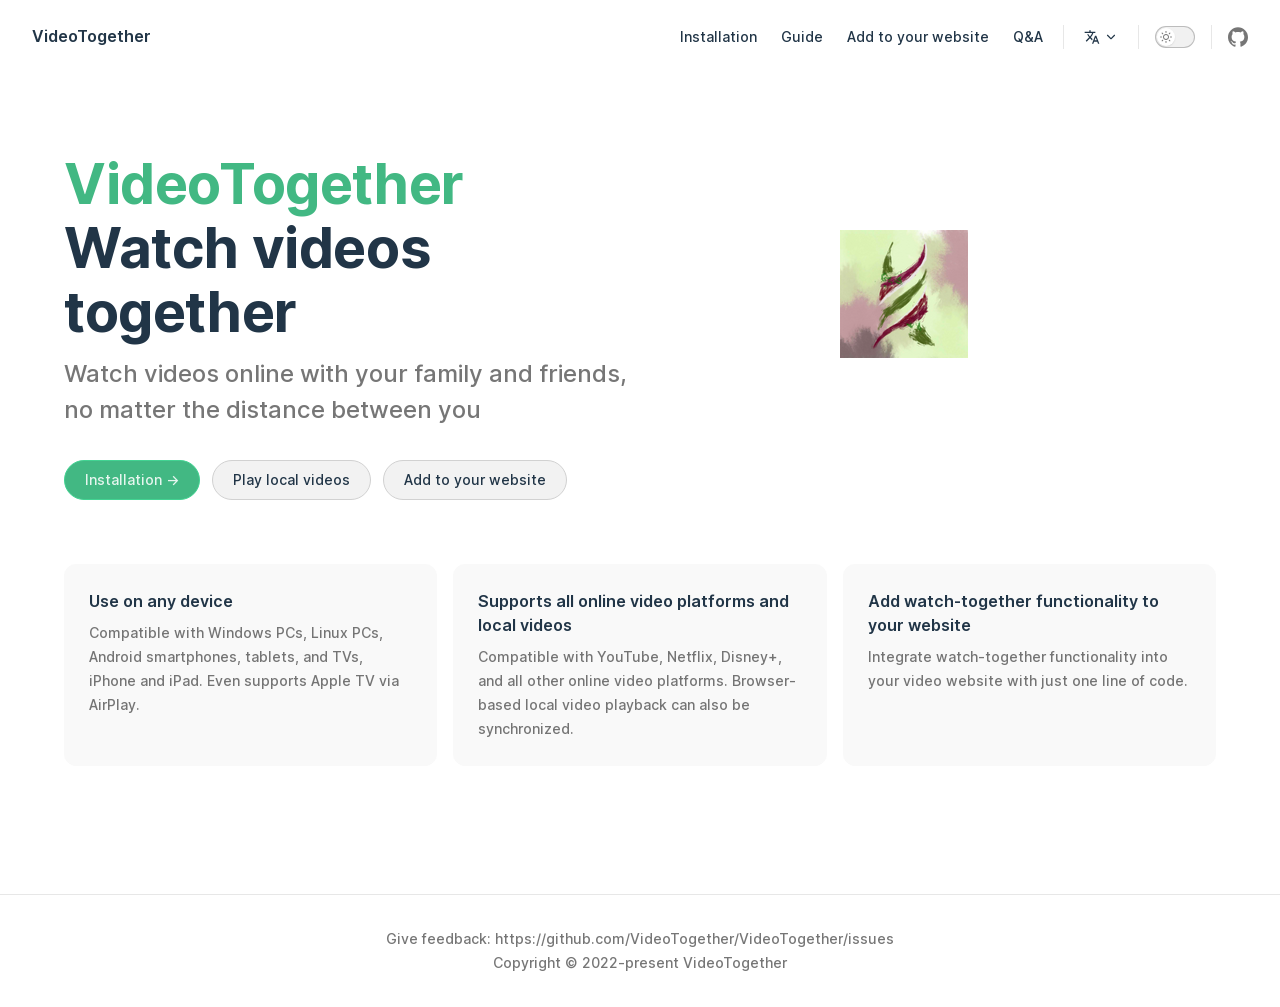
<file: index.html>
<!DOCTYPE html>
<html lang="en-US">
  <head>
    <meta charset="utf-8">
    <meta name="viewport" content="width=device-width,initial-scale=1">
    <title>VideoTogether | Watch video together</title>
    <meta name="description" content="Watch videos online with your family and friends, no matter the distance between you">
    <link rel="stylesheet" href="/assets/style.af9cafa1.css">
    <link rel="modulepreload" href="/assets/app.f7382d9e.js">
    <link rel="modulepreload" href="/assets/index.md.f2c2bb67.lean.js">
    
    <meta name="referrer" content="no-referrer">
  <meta http-equiv="Content-Security-Policy" content="upgrade-insecure-requests">
  <script id="check-dark-light">(()=>{const e=localStorage.getItem("vitepress-theme-appearance"),a=window.matchMedia("(prefers-color-scheme: dark)").matches;(!e||e==="auto"?a:e==="dark")&&document.documentElement.classList.add("dark")})();</script>
  </head>
  <body>
    <div id="app"><div class="Layout" data-v-ed7ead52><!--[--><!--]--><!--[--><span tabindex="-1" data-v-f637ee78></span><a href="#VPContent" class="VPSkipLink visually-hidden" data-v-f637ee78> Skip to content </a><!--]--><!----><header class="VPNav no-sidebar" data-v-ed7ead52 data-v-863eec2a><div class="VPNavBar" data-v-863eec2a data-v-447244bd><div class="container" data-v-447244bd><div class="VPNavBarTitle" data-v-447244bd data-v-aaed7263><a class="title" href="/" data-v-aaed7263><!--[--><!--]--><!----><!--[-->VideoTogether<!--]--><!--[--><!--]--></a></div><div class="content" data-v-447244bd><!--[--><!--]--><!----><nav aria-labelledby="main-nav-aria-label" class="VPNavBarMenu menu" data-v-447244bd data-v-d8cdd395><span id="main-nav-aria-label" class="visually-hidden" data-v-d8cdd395>Main Navigation</span><!--[--><!--[--><a class="VPLink link VPNavBarMenuLink" href="/en-us/guide/install.html" data-v-d8cdd395 data-v-08b6ef03 data-v-97a44ddd><!--[-->Installation<!--]--><!----></a><!--]--><!--[--><a class="VPLink link VPNavBarMenuLink" href="/en-us/guide/introduction.html" data-v-d8cdd395 data-v-08b6ef03 data-v-97a44ddd><!--[-->Guide<!--]--><!----></a><!--]--><!--[--><a class="VPLink link VPNavBarMenuLink" href="/en-us/guide/website.html" data-v-d8cdd395 data-v-08b6ef03 data-v-97a44ddd><!--[-->Add to your website<!--]--><!----></a><!--]--><!--[--><a class="VPLink link VPNavBarMenuLink" href="/en-us/guide/qa.html" data-v-d8cdd395 data-v-08b6ef03 data-v-97a44ddd><!--[-->Q&amp;A<!--]--><!----></a><!--]--><!--]--></nav><div class="VPFlyout VPNavBarTranslations translations" data-v-447244bd data-v-425d6581 data-v-aeb1c475><button type="button" class="button" aria-haspopup="true" aria-expanded="false" data-v-aeb1c475><span class="text" data-v-aeb1c475><svg xmlns="http://www.w3.org/2000/svg" aria-hidden="true" focusable="false" viewbox="0 0 24 24" class="option-icon" data-v-aeb1c475><path d="M0 0h24v24H0z" fill="none"></path><path d=" M12.87 15.07l-2.54-2.51.03-.03c1.74-1.94 2.98-4.17 3.71-6.53H17V4h-7V2H8v2H1v1.99h11.17C11.5 7.92 10.44 9.75 9 11.35 8.07 10.32 7.3 9.19 6.69 8h-2c.73 1.63 1.73 3.17 2.98 4.56l-5.09 5.02L4 19l5-5 3.11 3.11.76-2.04zM18.5 10h-2L12 22h2l1.12-3h4.75L21 22h2l-4.5-12zm-2.62 7l1.62-4.33L19.12 17h-3.24z " class="css-c4d79v"></path></svg>  <svg xmlns="http://www.w3.org/2000/svg" aria-hidden="true" focusable="false" viewbox="0 0 24 24" class="text-icon" data-v-aeb1c475><path d="M12,16c-0.3,0-0.5-0.1-0.7-0.3l-6-6c-0.4-0.4-0.4-1,0-1.4s1-0.4,1.4,0l5.3,5.3l5.3-5.3c0.4-0.4,1-0.4,1.4,0s0.4,1,0,1.4l-6,6C12.5,15.9,12.3,16,12,16z"></path></svg></span></button><div class="menu" data-v-aeb1c475><div class="VPMenu" data-v-aeb1c475 data-v-079aa243><!----><!--[--><!--[--><div class="items" data-v-425d6581><p class="title" data-v-425d6581></p><!--[--><div class="VPMenuLink" data-v-425d6581 data-v-d3c02515><a class="VPLink link" href="/zh-cn/" data-v-d3c02515 data-v-97a44ddd><!--[-->简体中文<!--]--><!----></a></div><div class="VPMenuLink" data-v-425d6581 data-v-d3c02515><a class="VPLink link" href="/en-us/" data-v-d3c02515 data-v-97a44ddd><!--[-->English<!--]--><!----></a></div><!--]--></div><!--]--><!--]--></div></div></div><div class="VPNavBarAppearance appearance" data-v-447244bd data-v-d70ebc80><button class="VPSwitch VPSwitchAppearance" type="button" role="switch" aria-label="toggle dark mode" aria-checked="false" data-v-d70ebc80 data-v-8f27749e data-v-e9a46395><span class="check" data-v-e9a46395><span class="icon" data-v-e9a46395><!--[--><svg xmlns="http://www.w3.org/2000/svg" aria-hidden="true" focusable="false" viewbox="0 0 24 24" class="sun" data-v-8f27749e><path d="M12,18c-3.3,0-6-2.7-6-6s2.7-6,6-6s6,2.7,6,6S15.3,18,12,18zM12,8c-2.2,0-4,1.8-4,4c0,2.2,1.8,4,4,4c2.2,0,4-1.8,4-4C16,9.8,14.2,8,12,8z"></path><path d="M12,4c-0.6,0-1-0.4-1-1V1c0-0.6,0.4-1,1-1s1,0.4,1,1v2C13,3.6,12.6,4,12,4z"></path><path d="M12,24c-0.6,0-1-0.4-1-1v-2c0-0.6,0.4-1,1-1s1,0.4,1,1v2C13,23.6,12.6,24,12,24z"></path><path d="M5.6,6.6c-0.3,0-0.5-0.1-0.7-0.3L3.5,4.9c-0.4-0.4-0.4-1,0-1.4s1-0.4,1.4,0l1.4,1.4c0.4,0.4,0.4,1,0,1.4C6.2,6.5,5.9,6.6,5.6,6.6z"></path><path d="M19.8,20.8c-0.3,0-0.5-0.1-0.7-0.3l-1.4-1.4c-0.4-0.4-0.4-1,0-1.4s1-0.4,1.4,0l1.4,1.4c0.4,0.4,0.4,1,0,1.4C20.3,20.7,20,20.8,19.8,20.8z"></path><path d="M3,13H1c-0.6,0-1-0.4-1-1s0.4-1,1-1h2c0.6,0,1,0.4,1,1S3.6,13,3,13z"></path><path d="M23,13h-2c-0.6,0-1-0.4-1-1s0.4-1,1-1h2c0.6,0,1,0.4,1,1S23.6,13,23,13z"></path><path d="M4.2,20.8c-0.3,0-0.5-0.1-0.7-0.3c-0.4-0.4-0.4-1,0-1.4l1.4-1.4c0.4-0.4,1-0.4,1.4,0s0.4,1,0,1.4l-1.4,1.4C4.7,20.7,4.5,20.8,4.2,20.8z"></path><path d="M18.4,6.6c-0.3,0-0.5-0.1-0.7-0.3c-0.4-0.4-0.4-1,0-1.4l1.4-1.4c0.4-0.4,1-0.4,1.4,0s0.4,1,0,1.4l-1.4,1.4C18.9,6.5,18.6,6.6,18.4,6.6z"></path></svg><svg xmlns="http://www.w3.org/2000/svg" aria-hidden="true" focusable="false" viewbox="0 0 24 24" class="moon" data-v-8f27749e><path d="M12.1,22c-0.3,0-0.6,0-0.9,0c-5.5-0.5-9.5-5.4-9-10.9c0.4-4.8,4.2-8.6,9-9c0.4,0,0.8,0.2,1,0.5c0.2,0.3,0.2,0.8-0.1,1.1c-2,2.7-1.4,6.4,1.3,8.4c2.1,1.6,5,1.6,7.1,0c0.3-0.2,0.7-0.3,1.1-0.1c0.3,0.2,0.5,0.6,0.5,1c-0.2,2.7-1.5,5.1-3.6,6.8C16.6,21.2,14.4,22,12.1,22zM9.3,4.4c-2.9,1-5,3.6-5.2,6.8c-0.4,4.4,2.8,8.3,7.2,8.7c2.1,0.2,4.2-0.4,5.8-1.8c1.1-0.9,1.9-2.1,2.4-3.4c-2.5,0.9-5.3,0.5-7.5-1.1C9.2,11.4,8.1,7.7,9.3,4.4z"></path></svg><!--]--></span></span></button></div><div class="VPSocialLinks VPNavBarSocialLinks social-links" data-v-447244bd data-v-6a2a6555 data-v-b8f6762d><!--[--><a class="VPSocialLink" href="https://github.com/VideoTogether/VideoTogether" target="_blank" rel="noopener" data-v-b8f6762d data-v-179ad0ea><svg role="img" viewBox="0 0 24 24" xmlns="http://www.w3.org/2000/svg"><title>GitHub</title><path d="M12 .297c-6.63 0-12 5.373-12 12 0 5.303 3.438 9.8 8.205 11.385.6.113.82-.258.82-.577 0-.285-.01-1.04-.015-2.04-3.338.724-4.042-1.61-4.042-1.61C4.422 18.07 3.633 17.7 3.633 17.7c-1.087-.744.084-.729.084-.729 1.205.084 1.838 1.236 1.838 1.236 1.07 1.835 2.809 1.305 3.495.998.108-.776.417-1.305.76-1.605-2.665-.3-5.466-1.332-5.466-5.93 0-1.31.465-2.38 1.235-3.22-.135-.303-.54-1.523.105-3.176 0 0 1.005-.322 3.3 1.23.96-.267 1.98-.399 3-.405 1.02.006 2.04.138 3 .405 2.28-1.552 3.285-1.23 3.285-1.23.645 1.653.24 2.873.12 3.176.765.84 1.23 1.91 1.23 3.22 0 4.61-2.805 5.625-5.475 5.92.42.36.81 1.096.81 2.22 0 1.606-.015 2.896-.015 3.286 0 .315.21.69.825.57C20.565 22.092 24 17.592 24 12.297c0-6.627-5.373-12-12-12"/></svg></a><!--]--></div><div class="VPFlyout VPNavBarExtra extra" data-v-447244bd data-v-b390db70 data-v-aeb1c475><button type="button" class="button" aria-haspopup="true" aria-expanded="false" aria-label="extra navigation" data-v-aeb1c475><svg xmlns="http://www.w3.org/2000/svg" aria-hidden="true" focusable="false" viewbox="0 0 24 24" class="icon" data-v-aeb1c475><circle cx="12" cy="12" r="2"></circle><circle cx="19" cy="12" r="2"></circle><circle cx="5" cy="12" r="2"></circle></svg></button><div class="menu" data-v-aeb1c475><div class="VPMenu" data-v-aeb1c475 data-v-079aa243><!----><!--[--><!--[--><div class="group" data-v-b390db70><p class="trans-title" data-v-b390db70></p><!--[--><div class="VPMenuLink" data-v-b390db70 data-v-d3c02515><a class="VPLink link" href="/zh-cn/" data-v-d3c02515 data-v-97a44ddd><!--[-->简体中文<!--]--><!----></a></div><div class="VPMenuLink" data-v-b390db70 data-v-d3c02515><a class="VPLink link" href="/en-us/" data-v-d3c02515 data-v-97a44ddd><!--[-->English<!--]--><!----></a></div><!--]--></div><div class="group" data-v-b390db70><div class="item appearance" data-v-b390db70><p class="label" data-v-b390db70>Appearance</p><div class="appearance-action" data-v-b390db70><button class="VPSwitch VPSwitchAppearance" type="button" role="switch" aria-label="toggle dark mode" aria-checked="false" data-v-b390db70 data-v-8f27749e data-v-e9a46395><span class="check" data-v-e9a46395><span class="icon" data-v-e9a46395><!--[--><svg xmlns="http://www.w3.org/2000/svg" aria-hidden="true" focusable="false" viewbox="0 0 24 24" class="sun" data-v-8f27749e><path d="M12,18c-3.3,0-6-2.7-6-6s2.7-6,6-6s6,2.7,6,6S15.3,18,12,18zM12,8c-2.2,0-4,1.8-4,4c0,2.2,1.8,4,4,4c2.2,0,4-1.8,4-4C16,9.8,14.2,8,12,8z"></path><path d="M12,4c-0.6,0-1-0.4-1-1V1c0-0.6,0.4-1,1-1s1,0.4,1,1v2C13,3.6,12.6,4,12,4z"></path><path d="M12,24c-0.6,0-1-0.4-1-1v-2c0-0.6,0.4-1,1-1s1,0.4,1,1v2C13,23.6,12.6,24,12,24z"></path><path d="M5.6,6.6c-0.3,0-0.5-0.1-0.7-0.3L3.5,4.9c-0.4-0.4-0.4-1,0-1.4s1-0.4,1.4,0l1.4,1.4c0.4,0.4,0.4,1,0,1.4C6.2,6.5,5.9,6.6,5.6,6.6z"></path><path d="M19.8,20.8c-0.3,0-0.5-0.1-0.7-0.3l-1.4-1.4c-0.4-0.4-0.4-1,0-1.4s1-0.4,1.4,0l1.4,1.4c0.4,0.4,0.4,1,0,1.4C20.3,20.7,20,20.8,19.8,20.8z"></path><path d="M3,13H1c-0.6,0-1-0.4-1-1s0.4-1,1-1h2c0.6,0,1,0.4,1,1S3.6,13,3,13z"></path><path d="M23,13h-2c-0.6,0-1-0.4-1-1s0.4-1,1-1h2c0.6,0,1,0.4,1,1S23.6,13,23,13z"></path><path d="M4.2,20.8c-0.3,0-0.5-0.1-0.7-0.3c-0.4-0.4-0.4-1,0-1.4l1.4-1.4c0.4-0.4,1-0.4,1.4,0s0.4,1,0,1.4l-1.4,1.4C4.7,20.7,4.5,20.8,4.2,20.8z"></path><path d="M18.4,6.6c-0.3,0-0.5-0.1-0.7-0.3c-0.4-0.4-0.4-1,0-1.4l1.4-1.4c0.4-0.4,1-0.4,1.4,0s0.4,1,0,1.4l-1.4,1.4C18.9,6.5,18.6,6.6,18.4,6.6z"></path></svg><svg xmlns="http://www.w3.org/2000/svg" aria-hidden="true" focusable="false" viewbox="0 0 24 24" class="moon" data-v-8f27749e><path d="M12.1,22c-0.3,0-0.6,0-0.9,0c-5.5-0.5-9.5-5.4-9-10.9c0.4-4.8,4.2-8.6,9-9c0.4,0,0.8,0.2,1,0.5c0.2,0.3,0.2,0.8-0.1,1.1c-2,2.7-1.4,6.4,1.3,8.4c2.1,1.6,5,1.6,7.1,0c0.3-0.2,0.7-0.3,1.1-0.1c0.3,0.2,0.5,0.6,0.5,1c-0.2,2.7-1.5,5.1-3.6,6.8C16.6,21.2,14.4,22,12.1,22zM9.3,4.4c-2.9,1-5,3.6-5.2,6.8c-0.4,4.4,2.8,8.3,7.2,8.7c2.1,0.2,4.2-0.4,5.8-1.8c1.1-0.9,1.9-2.1,2.4-3.4c-2.5,0.9-5.3,0.5-7.5-1.1C9.2,11.4,8.1,7.7,9.3,4.4z"></path></svg><!--]--></span></span></button></div></div></div><div class="group" data-v-b390db70><div class="item social-links" data-v-b390db70><div class="VPSocialLinks social-links-list" data-v-b390db70 data-v-b8f6762d><!--[--><a class="VPSocialLink" href="https://github.com/VideoTogether/VideoTogether" target="_blank" rel="noopener" data-v-b8f6762d data-v-179ad0ea><svg role="img" viewBox="0 0 24 24" xmlns="http://www.w3.org/2000/svg"><title>GitHub</title><path d="M12 .297c-6.63 0-12 5.373-12 12 0 5.303 3.438 9.8 8.205 11.385.6.113.82-.258.82-.577 0-.285-.01-1.04-.015-2.04-3.338.724-4.042-1.61-4.042-1.61C4.422 18.07 3.633 17.7 3.633 17.7c-1.087-.744.084-.729.084-.729 1.205.084 1.838 1.236 1.838 1.236 1.07 1.835 2.809 1.305 3.495.998.108-.776.417-1.305.76-1.605-2.665-.3-5.466-1.332-5.466-5.93 0-1.31.465-2.38 1.235-3.22-.135-.303-.54-1.523.105-3.176 0 0 1.005-.322 3.3 1.23.96-.267 1.98-.399 3-.405 1.02.006 2.04.138 3 .405 2.28-1.552 3.285-1.23 3.285-1.23.645 1.653.24 2.873.12 3.176.765.84 1.23 1.91 1.23 3.22 0 4.61-2.805 5.625-5.475 5.92.42.36.81 1.096.81 2.22 0 1.606-.015 2.896-.015 3.286 0 .315.21.69.825.57C20.565 22.092 24 17.592 24 12.297c0-6.627-5.373-12-12-12"/></svg></a><!--]--></div></div></div><!--]--><!--]--></div></div></div><!--[--><!--]--><button type="button" class="VPNavBarHamburger hamburger" aria-label="mobile navigation" aria-expanded="false" aria-controls="VPNavScreen" data-v-447244bd data-v-6bee1efd><span class="container" data-v-6bee1efd><span class="top" data-v-6bee1efd></span><span class="middle" data-v-6bee1efd></span><span class="bottom" data-v-6bee1efd></span></span></button></div></div></div><!----></header><!----><!----><div class="VPContent is-home" id="VPContent" data-v-ed7ead52 data-v-fb299c16><div class="VPHome" data-v-fb299c16 data-v-0940306b><!--[--><!--]--><div class="VPHero has-image VPHomeHero" data-v-0940306b data-v-811ff403><div class="container" data-v-811ff403><div class="main" data-v-811ff403><h1 class="name" data-v-811ff403><span class="clip" data-v-811ff403>VideoTogether</span></h1><p class="text" data-v-811ff403>Watch video together</p><p class="tagline" data-v-811ff403>Watch videos online with your family and friends, no matter the distance between you</p><div class="actions" data-v-811ff403><!--[--><div class="action" data-v-811ff403><a class="VPButton medium brand" href="/en-us/guide/install.html" data-v-811ff403 data-v-00b65692>Installation -&gt;</a></div><div class="action" data-v-811ff403><a class="VPButton medium alt" href="/en-us/guide/local.html" data-v-811ff403 data-v-00b65692>Play local videos</a></div><div class="action" data-v-811ff403><a class="VPButton medium alt" href="/en-us/guide/website.html" data-v-811ff403 data-v-00b65692>Add to your website</a></div><!--]--></div></div><div class="image" data-v-811ff403><div class="image-container" data-v-811ff403><div class="image-bg" data-v-811ff403></div><!--[--><img class="VPImage image-src" src="/logo.png" alt="VideoTogether" data-v-797d0a14><!--]--></div></div></div></div><!--[--><!--]--><!--[--><!--]--><div class="VPFeatures VPHomeFeatures" data-v-0940306b data-v-67933762><div class="container" data-v-67933762><div class="items" data-v-67933762><!--[--><div class="grid-3 item" data-v-67933762><article class="VPFeature" data-v-67933762 data-v-b8db92a9><!----><h2 class="title" data-v-b8db92a9>Use on any device</h2><p class="details" data-v-b8db92a9>Compatible with Windows PCs, Linux PCs, Android smartphones, tablets, and TVs, iPhone and iPad. Even supports Apple TV via AirPlay.</p></article></div><div class="grid-3 item" data-v-67933762><article class="VPFeature" data-v-67933762 data-v-b8db92a9><!----><h2 class="title" data-v-b8db92a9>Supports all online video platforms and local videos</h2><p class="details" data-v-b8db92a9>Compatible with YouTube, Netflix, Disney+, and all other online video platforms. Browser-based local video playback can also be synchronized.</p></article></div><div class="grid-3 item" data-v-67933762><article class="VPFeature" data-v-67933762 data-v-b8db92a9><!----><h2 class="title" data-v-b8db92a9>Add watch-together functionality to your website</h2><p class="details" data-v-b8db92a9>Integrate watch-together functionality into your video website with just one line of code.</p></article></div><!--]--></div></div></div><!--[--><!--]--><div style="position:relative;" data-v-0940306b><div><!----></div></div></div></div><footer class="VPFooter" data-v-ed7ead52 data-v-13fad65a><div class="container" data-v-13fad65a><p class="message" data-v-13fad65a>Give feedback: https://github.com/VideoTogether/VideoTogether/issues</p><p class="copyright" data-v-13fad65a>Copyright © 2022-present VideoTogether</p></div></footer><!--[--><!--]--></div></div>
    <script>__VP_HASH_MAP__ = JSON.parse("{\"readme.md\":\"c5fcf924\",\"en-us_easyshare.md\":\"463095e9\",\"en-us_guide_install.md\":\"5e4352c5\",\"en-us_guide_introduction.md\":\"a7c817cb\",\"en-us_guide_local.md\":\"a224acc7\",\"en-us_guide_qa.md\":\"db6a8e3a\",\"en-us_guide_website.md\":\"c98b4f24\",\"en-us_index.md\":\"85170fe4\",\"guide_qa.md\":\"8f762ed2\",\"guide_website_qa.md\":\"58b57c1c\",\"index.md\":\"f2c2bb67\",\"public.md\":\"b3a3005f\",\"support_systemstatus.md\":\"2f335112\",\"theme.md\":\"c6d41707\",\"usage.md\":\"a7607c7d\",\"zh-cn_easyshare.md\":\"18e2a67b\",\"zh-cn_guide_edge.md\":\"9529dfbd\",\"zh-cn_guide_install.md\":\"f4fe5427\",\"zh-cn_guide_introduction.md\":\"8fcc9939\",\"zh-cn_guide_local.md\":\"c94fbb71\",\"zh-cn_guide_qa.md\":\"74249159\",\"zh-cn_guide_website.md\":\"935a419e\",\"zh-cn_guide_website_qa.md\":\"d3368a4f\",\"zh-cn_guide_website_setting.md\":\"6345230c\",\"zh-cn_index.md\":\"ab5f33a7\"}")</script>
    <script type="module" async src="/assets/app.f7382d9e.js"></script>
    
  </body>
</html>
</file>
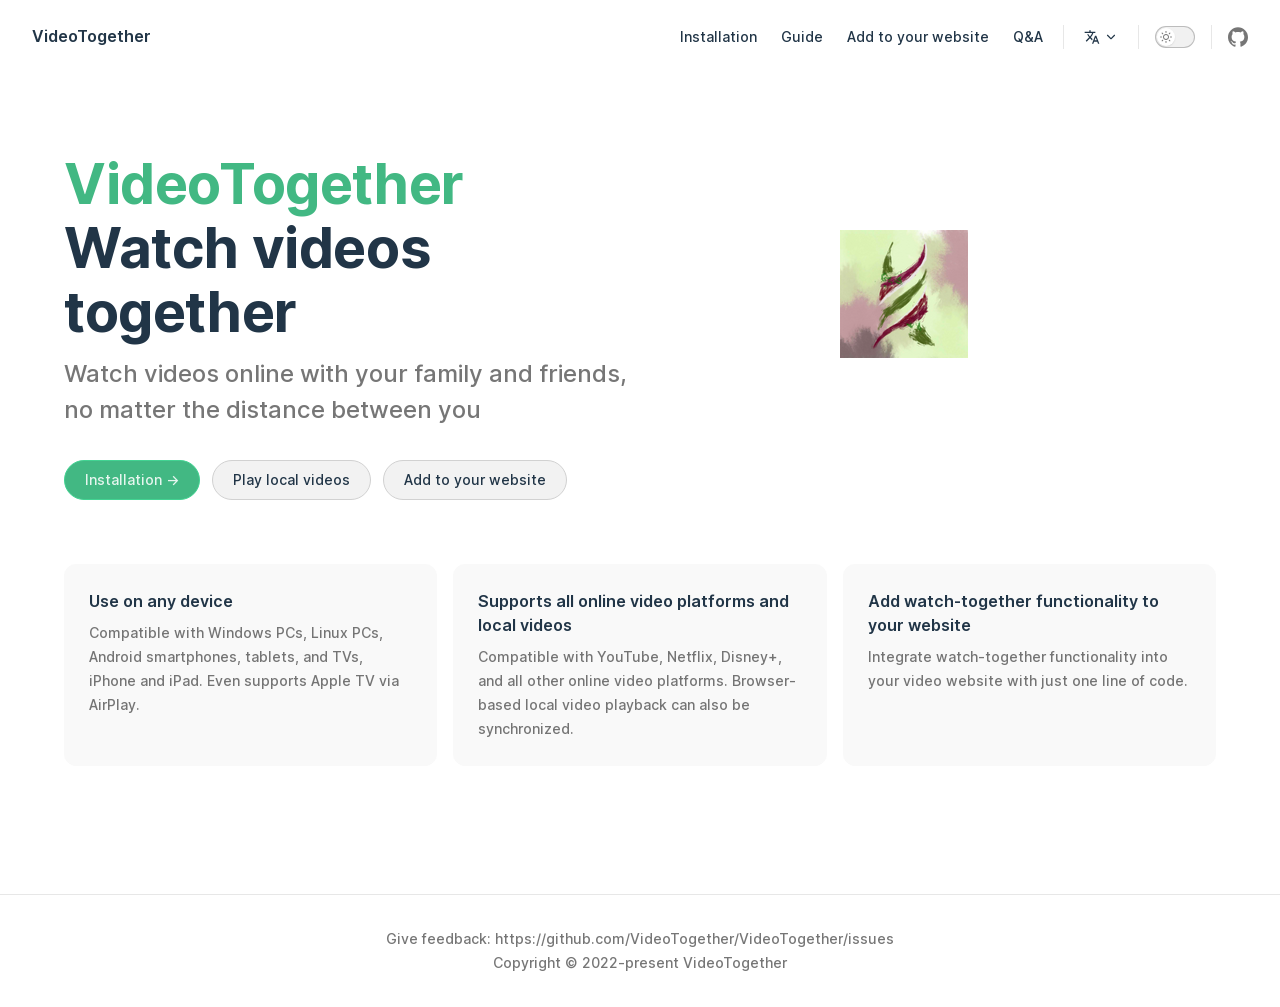
<file: en-us/index.html>
<!DOCTYPE html>
<html lang="en-US">
  <head>
    <meta charset="utf-8">
    <meta name="viewport" content="width=device-width,initial-scale=1">
    <title>VideoTogether | Watch video together</title>
    <meta name="description" content="Watch videos online with your family and friends, no matter the distance between you">
    <link rel="stylesheet" href="/assets/style.af9cafa1.css">
    <link rel="modulepreload" href="/assets/app.f7382d9e.js">
    <link rel="modulepreload" href="/assets/en-us_index.md.85170fe4.lean.js">
    
    <meta name="referrer" content="no-referrer">
  <meta http-equiv="Content-Security-Policy" content="upgrade-insecure-requests">
  <script id="check-dark-light">(()=>{const e=localStorage.getItem("vitepress-theme-appearance"),a=window.matchMedia("(prefers-color-scheme: dark)").matches;(!e||e==="auto"?a:e==="dark")&&document.documentElement.classList.add("dark")})();</script>
  </head>
  <body>
    <div id="app"><div class="Layout" data-v-ed7ead52><!--[--><!--]--><!--[--><span tabindex="-1" data-v-f637ee78></span><a href="#VPContent" class="VPSkipLink visually-hidden" data-v-f637ee78> Skip to content </a><!--]--><!----><header class="VPNav no-sidebar" data-v-ed7ead52 data-v-863eec2a><div class="VPNavBar" data-v-863eec2a data-v-447244bd><div class="container" data-v-447244bd><div class="VPNavBarTitle" data-v-447244bd data-v-aaed7263><a class="title" href="/" data-v-aaed7263><!--[--><!--]--><!----><!--[-->VideoTogether<!--]--><!--[--><!--]--></a></div><div class="content" data-v-447244bd><!--[--><!--]--><!----><nav aria-labelledby="main-nav-aria-label" class="VPNavBarMenu menu" data-v-447244bd data-v-d8cdd395><span id="main-nav-aria-label" class="visually-hidden" data-v-d8cdd395>Main Navigation</span><!--[--><!--[--><a class="VPLink link VPNavBarMenuLink" href="/en-us/guide/install.html" data-v-d8cdd395 data-v-08b6ef03 data-v-97a44ddd><!--[-->Installation<!--]--><!----></a><!--]--><!--[--><a class="VPLink link VPNavBarMenuLink" href="/en-us/guide/introduction.html" data-v-d8cdd395 data-v-08b6ef03 data-v-97a44ddd><!--[-->Guide<!--]--><!----></a><!--]--><!--[--><a class="VPLink link VPNavBarMenuLink" href="/en-us/guide/website.html" data-v-d8cdd395 data-v-08b6ef03 data-v-97a44ddd><!--[-->Add to your website<!--]--><!----></a><!--]--><!--[--><a class="VPLink link VPNavBarMenuLink" href="/en-us/guide/qa.html" data-v-d8cdd395 data-v-08b6ef03 data-v-97a44ddd><!--[-->Q&amp;A<!--]--><!----></a><!--]--><!--]--></nav><div class="VPFlyout VPNavBarTranslations translations" data-v-447244bd data-v-425d6581 data-v-aeb1c475><button type="button" class="button" aria-haspopup="true" aria-expanded="false" data-v-aeb1c475><span class="text" data-v-aeb1c475><svg xmlns="http://www.w3.org/2000/svg" aria-hidden="true" focusable="false" viewbox="0 0 24 24" class="option-icon" data-v-aeb1c475><path d="M0 0h24v24H0z" fill="none"></path><path d=" M12.87 15.07l-2.54-2.51.03-.03c1.74-1.94 2.98-4.17 3.71-6.53H17V4h-7V2H8v2H1v1.99h11.17C11.5 7.92 10.44 9.75 9 11.35 8.07 10.32 7.3 9.19 6.69 8h-2c.73 1.63 1.73 3.17 2.98 4.56l-5.09 5.02L4 19l5-5 3.11 3.11.76-2.04zM18.5 10h-2L12 22h2l1.12-3h4.75L21 22h2l-4.5-12zm-2.62 7l1.62-4.33L19.12 17h-3.24z " class="css-c4d79v"></path></svg>  <svg xmlns="http://www.w3.org/2000/svg" aria-hidden="true" focusable="false" viewbox="0 0 24 24" class="text-icon" data-v-aeb1c475><path d="M12,16c-0.3,0-0.5-0.1-0.7-0.3l-6-6c-0.4-0.4-0.4-1,0-1.4s1-0.4,1.4,0l5.3,5.3l5.3-5.3c0.4-0.4,1-0.4,1.4,0s0.4,1,0,1.4l-6,6C12.5,15.9,12.3,16,12,16z"></path></svg></span></button><div class="menu" data-v-aeb1c475><div class="VPMenu" data-v-aeb1c475 data-v-079aa243><!----><!--[--><!--[--><div class="items" data-v-425d6581><p class="title" data-v-425d6581></p><!--[--><div class="VPMenuLink" data-v-425d6581 data-v-d3c02515><a class="VPLink link" href="/zh-cn/" data-v-d3c02515 data-v-97a44ddd><!--[-->简体中文<!--]--><!----></a></div><div class="VPMenuLink" data-v-425d6581 data-v-d3c02515><a class="VPLink link active" href="/en-us/" data-v-d3c02515 data-v-97a44ddd><!--[-->English<!--]--><!----></a></div><!--]--></div><!--]--><!--]--></div></div></div><div class="VPNavBarAppearance appearance" data-v-447244bd data-v-d70ebc80><button class="VPSwitch VPSwitchAppearance" type="button" role="switch" aria-label="toggle dark mode" aria-checked="false" data-v-d70ebc80 data-v-8f27749e data-v-e9a46395><span class="check" data-v-e9a46395><span class="icon" data-v-e9a46395><!--[--><svg xmlns="http://www.w3.org/2000/svg" aria-hidden="true" focusable="false" viewbox="0 0 24 24" class="sun" data-v-8f27749e><path d="M12,18c-3.3,0-6-2.7-6-6s2.7-6,6-6s6,2.7,6,6S15.3,18,12,18zM12,8c-2.2,0-4,1.8-4,4c0,2.2,1.8,4,4,4c2.2,0,4-1.8,4-4C16,9.8,14.2,8,12,8z"></path><path d="M12,4c-0.6,0-1-0.4-1-1V1c0-0.6,0.4-1,1-1s1,0.4,1,1v2C13,3.6,12.6,4,12,4z"></path><path d="M12,24c-0.6,0-1-0.4-1-1v-2c0-0.6,0.4-1,1-1s1,0.4,1,1v2C13,23.6,12.6,24,12,24z"></path><path d="M5.6,6.6c-0.3,0-0.5-0.1-0.7-0.3L3.5,4.9c-0.4-0.4-0.4-1,0-1.4s1-0.4,1.4,0l1.4,1.4c0.4,0.4,0.4,1,0,1.4C6.2,6.5,5.9,6.6,5.6,6.6z"></path><path d="M19.8,20.8c-0.3,0-0.5-0.1-0.7-0.3l-1.4-1.4c-0.4-0.4-0.4-1,0-1.4s1-0.4,1.4,0l1.4,1.4c0.4,0.4,0.4,1,0,1.4C20.3,20.7,20,20.8,19.8,20.8z"></path><path d="M3,13H1c-0.6,0-1-0.4-1-1s0.4-1,1-1h2c0.6,0,1,0.4,1,1S3.6,13,3,13z"></path><path d="M23,13h-2c-0.6,0-1-0.4-1-1s0.4-1,1-1h2c0.6,0,1,0.4,1,1S23.6,13,23,13z"></path><path d="M4.2,20.8c-0.3,0-0.5-0.1-0.7-0.3c-0.4-0.4-0.4-1,0-1.4l1.4-1.4c0.4-0.4,1-0.4,1.4,0s0.4,1,0,1.4l-1.4,1.4C4.7,20.7,4.5,20.8,4.2,20.8z"></path><path d="M18.4,6.6c-0.3,0-0.5-0.1-0.7-0.3c-0.4-0.4-0.4-1,0-1.4l1.4-1.4c0.4-0.4,1-0.4,1.4,0s0.4,1,0,1.4l-1.4,1.4C18.9,6.5,18.6,6.6,18.4,6.6z"></path></svg><svg xmlns="http://www.w3.org/2000/svg" aria-hidden="true" focusable="false" viewbox="0 0 24 24" class="moon" data-v-8f27749e><path d="M12.1,22c-0.3,0-0.6,0-0.9,0c-5.5-0.5-9.5-5.4-9-10.9c0.4-4.8,4.2-8.6,9-9c0.4,0,0.8,0.2,1,0.5c0.2,0.3,0.2,0.8-0.1,1.1c-2,2.7-1.4,6.4,1.3,8.4c2.1,1.6,5,1.6,7.1,0c0.3-0.2,0.7-0.3,1.1-0.1c0.3,0.2,0.5,0.6,0.5,1c-0.2,2.7-1.5,5.1-3.6,6.8C16.6,21.2,14.4,22,12.1,22zM9.3,4.4c-2.9,1-5,3.6-5.2,6.8c-0.4,4.4,2.8,8.3,7.2,8.7c2.1,0.2,4.2-0.4,5.8-1.8c1.1-0.9,1.9-2.1,2.4-3.4c-2.5,0.9-5.3,0.5-7.5-1.1C9.2,11.4,8.1,7.7,9.3,4.4z"></path></svg><!--]--></span></span></button></div><div class="VPSocialLinks VPNavBarSocialLinks social-links" data-v-447244bd data-v-6a2a6555 data-v-b8f6762d><!--[--><a class="VPSocialLink" href="https://github.com/VideoTogether/VideoTogether" target="_blank" rel="noopener" data-v-b8f6762d data-v-179ad0ea><svg role="img" viewBox="0 0 24 24" xmlns="http://www.w3.org/2000/svg"><title>GitHub</title><path d="M12 .297c-6.63 0-12 5.373-12 12 0 5.303 3.438 9.8 8.205 11.385.6.113.82-.258.82-.577 0-.285-.01-1.04-.015-2.04-3.338.724-4.042-1.61-4.042-1.61C4.422 18.07 3.633 17.7 3.633 17.7c-1.087-.744.084-.729.084-.729 1.205.084 1.838 1.236 1.838 1.236 1.07 1.835 2.809 1.305 3.495.998.108-.776.417-1.305.76-1.605-2.665-.3-5.466-1.332-5.466-5.93 0-1.31.465-2.38 1.235-3.22-.135-.303-.54-1.523.105-3.176 0 0 1.005-.322 3.3 1.23.96-.267 1.98-.399 3-.405 1.02.006 2.04.138 3 .405 2.28-1.552 3.285-1.23 3.285-1.23.645 1.653.24 2.873.12 3.176.765.84 1.23 1.91 1.23 3.22 0 4.61-2.805 5.625-5.475 5.92.42.36.81 1.096.81 2.22 0 1.606-.015 2.896-.015 3.286 0 .315.21.69.825.57C20.565 22.092 24 17.592 24 12.297c0-6.627-5.373-12-12-12"/></svg></a><!--]--></div><div class="VPFlyout VPNavBarExtra extra" data-v-447244bd data-v-b390db70 data-v-aeb1c475><button type="button" class="button" aria-haspopup="true" aria-expanded="false" aria-label="extra navigation" data-v-aeb1c475><svg xmlns="http://www.w3.org/2000/svg" aria-hidden="true" focusable="false" viewbox="0 0 24 24" class="icon" data-v-aeb1c475><circle cx="12" cy="12" r="2"></circle><circle cx="19" cy="12" r="2"></circle><circle cx="5" cy="12" r="2"></circle></svg></button><div class="menu" data-v-aeb1c475><div class="VPMenu" data-v-aeb1c475 data-v-079aa243><!----><!--[--><!--[--><div class="group" data-v-b390db70><p class="trans-title" data-v-b390db70></p><!--[--><div class="VPMenuLink" data-v-b390db70 data-v-d3c02515><a class="VPLink link" href="/zh-cn/" data-v-d3c02515 data-v-97a44ddd><!--[-->简体中文<!--]--><!----></a></div><div class="VPMenuLink" data-v-b390db70 data-v-d3c02515><a class="VPLink link active" href="/en-us/" data-v-d3c02515 data-v-97a44ddd><!--[-->English<!--]--><!----></a></div><!--]--></div><div class="group" data-v-b390db70><div class="item appearance" data-v-b390db70><p class="label" data-v-b390db70>Appearance</p><div class="appearance-action" data-v-b390db70><button class="VPSwitch VPSwitchAppearance" type="button" role="switch" aria-label="toggle dark mode" aria-checked="false" data-v-b390db70 data-v-8f27749e data-v-e9a46395><span class="check" data-v-e9a46395><span class="icon" data-v-e9a46395><!--[--><svg xmlns="http://www.w3.org/2000/svg" aria-hidden="true" focusable="false" viewbox="0 0 24 24" class="sun" data-v-8f27749e><path d="M12,18c-3.3,0-6-2.7-6-6s2.7-6,6-6s6,2.7,6,6S15.3,18,12,18zM12,8c-2.2,0-4,1.8-4,4c0,2.2,1.8,4,4,4c2.2,0,4-1.8,4-4C16,9.8,14.2,8,12,8z"></path><path d="M12,4c-0.6,0-1-0.4-1-1V1c0-0.6,0.4-1,1-1s1,0.4,1,1v2C13,3.6,12.6,4,12,4z"></path><path d="M12,24c-0.6,0-1-0.4-1-1v-2c0-0.6,0.4-1,1-1s1,0.4,1,1v2C13,23.6,12.6,24,12,24z"></path><path d="M5.6,6.6c-0.3,0-0.5-0.1-0.7-0.3L3.5,4.9c-0.4-0.4-0.4-1,0-1.4s1-0.4,1.4,0l1.4,1.4c0.4,0.4,0.4,1,0,1.4C6.2,6.5,5.9,6.6,5.6,6.6z"></path><path d="M19.8,20.8c-0.3,0-0.5-0.1-0.7-0.3l-1.4-1.4c-0.4-0.4-0.4-1,0-1.4s1-0.4,1.4,0l1.4,1.4c0.4,0.4,0.4,1,0,1.4C20.3,20.7,20,20.8,19.8,20.8z"></path><path d="M3,13H1c-0.6,0-1-0.4-1-1s0.4-1,1-1h2c0.6,0,1,0.4,1,1S3.6,13,3,13z"></path><path d="M23,13h-2c-0.6,0-1-0.4-1-1s0.4-1,1-1h2c0.6,0,1,0.4,1,1S23.6,13,23,13z"></path><path d="M4.2,20.8c-0.3,0-0.5-0.1-0.7-0.3c-0.4-0.4-0.4-1,0-1.4l1.4-1.4c0.4-0.4,1-0.4,1.4,0s0.4,1,0,1.4l-1.4,1.4C4.7,20.7,4.5,20.8,4.2,20.8z"></path><path d="M18.4,6.6c-0.3,0-0.5-0.1-0.7-0.3c-0.4-0.4-0.4-1,0-1.4l1.4-1.4c0.4-0.4,1-0.4,1.4,0s0.4,1,0,1.4l-1.4,1.4C18.9,6.5,18.6,6.6,18.4,6.6z"></path></svg><svg xmlns="http://www.w3.org/2000/svg" aria-hidden="true" focusable="false" viewbox="0 0 24 24" class="moon" data-v-8f27749e><path d="M12.1,22c-0.3,0-0.6,0-0.9,0c-5.5-0.5-9.5-5.4-9-10.9c0.4-4.8,4.2-8.6,9-9c0.4,0,0.8,0.2,1,0.5c0.2,0.3,0.2,0.8-0.1,1.1c-2,2.7-1.4,6.4,1.3,8.4c2.1,1.6,5,1.6,7.1,0c0.3-0.2,0.7-0.3,1.1-0.1c0.3,0.2,0.5,0.6,0.5,1c-0.2,2.7-1.5,5.1-3.6,6.8C16.6,21.2,14.4,22,12.1,22zM9.3,4.4c-2.9,1-5,3.6-5.2,6.8c-0.4,4.4,2.8,8.3,7.2,8.7c2.1,0.2,4.2-0.4,5.8-1.8c1.1-0.9,1.9-2.1,2.4-3.4c-2.5,0.9-5.3,0.5-7.5-1.1C9.2,11.4,8.1,7.7,9.3,4.4z"></path></svg><!--]--></span></span></button></div></div></div><div class="group" data-v-b390db70><div class="item social-links" data-v-b390db70><div class="VPSocialLinks social-links-list" data-v-b390db70 data-v-b8f6762d><!--[--><a class="VPSocialLink" href="https://github.com/VideoTogether/VideoTogether" target="_blank" rel="noopener" data-v-b8f6762d data-v-179ad0ea><svg role="img" viewBox="0 0 24 24" xmlns="http://www.w3.org/2000/svg"><title>GitHub</title><path d="M12 .297c-6.63 0-12 5.373-12 12 0 5.303 3.438 9.8 8.205 11.385.6.113.82-.258.82-.577 0-.285-.01-1.04-.015-2.04-3.338.724-4.042-1.61-4.042-1.61C4.422 18.07 3.633 17.7 3.633 17.7c-1.087-.744.084-.729.084-.729 1.205.084 1.838 1.236 1.838 1.236 1.07 1.835 2.809 1.305 3.495.998.108-.776.417-1.305.76-1.605-2.665-.3-5.466-1.332-5.466-5.93 0-1.31.465-2.38 1.235-3.22-.135-.303-.54-1.523.105-3.176 0 0 1.005-.322 3.3 1.23.96-.267 1.98-.399 3-.405 1.02.006 2.04.138 3 .405 2.28-1.552 3.285-1.23 3.285-1.23.645 1.653.24 2.873.12 3.176.765.84 1.23 1.91 1.23 3.22 0 4.61-2.805 5.625-5.475 5.92.42.36.81 1.096.81 2.22 0 1.606-.015 2.896-.015 3.286 0 .315.21.69.825.57C20.565 22.092 24 17.592 24 12.297c0-6.627-5.373-12-12-12"/></svg></a><!--]--></div></div></div><!--]--><!--]--></div></div></div><!--[--><!--]--><button type="button" class="VPNavBarHamburger hamburger" aria-label="mobile navigation" aria-expanded="false" aria-controls="VPNavScreen" data-v-447244bd data-v-6bee1efd><span class="container" data-v-6bee1efd><span class="top" data-v-6bee1efd></span><span class="middle" data-v-6bee1efd></span><span class="bottom" data-v-6bee1efd></span></span></button></div></div></div><!----></header><!----><!----><div class="VPContent is-home" id="VPContent" data-v-ed7ead52 data-v-fb299c16><div class="VPHome" data-v-fb299c16 data-v-0940306b><!--[--><!--]--><div class="VPHero has-image VPHomeHero" data-v-0940306b data-v-811ff403><div class="container" data-v-811ff403><div class="main" data-v-811ff403><h1 class="name" data-v-811ff403><span class="clip" data-v-811ff403>VideoTogether</span></h1><p class="text" data-v-811ff403>Watch videos together</p><p class="tagline" data-v-811ff403>Watch videos online with your family and friends, no matter the distance between you</p><div class="actions" data-v-811ff403><!--[--><div class="action" data-v-811ff403><a class="VPButton medium brand" href="/en-us/guide/install.html" data-v-811ff403 data-v-00b65692>Installation -&gt;</a></div><div class="action" data-v-811ff403><a class="VPButton medium alt" href="/en-us/guide/local.html" data-v-811ff403 data-v-00b65692>Play local videos</a></div><div class="action" data-v-811ff403><a class="VPButton medium alt" href="/en-us/guide/website.html" data-v-811ff403 data-v-00b65692>Add to your website</a></div><!--]--></div></div><div class="image" data-v-811ff403><div class="image-container" data-v-811ff403><div class="image-bg" data-v-811ff403></div><!--[--><img class="VPImage image-src" src="/logo.png" alt="VideoTogether" data-v-797d0a14><!--]--></div></div></div></div><!--[--><!--]--><!--[--><!--]--><div class="VPFeatures VPHomeFeatures" data-v-0940306b data-v-67933762><div class="container" data-v-67933762><div class="items" data-v-67933762><!--[--><div class="grid-3 item" data-v-67933762><article class="VPFeature" data-v-67933762 data-v-b8db92a9><!----><h2 class="title" data-v-b8db92a9>Use on any device</h2><p class="details" data-v-b8db92a9>Compatible with Windows PCs, Linux PCs, Android smartphones, tablets, and TVs, iPhone and iPad. Even supports Apple TV via AirPlay.</p></article></div><div class="grid-3 item" data-v-67933762><article class="VPFeature" data-v-67933762 data-v-b8db92a9><!----><h2 class="title" data-v-b8db92a9>Supports all online video platforms and local videos</h2><p class="details" data-v-b8db92a9>Compatible with YouTube, Netflix, Disney+, and all other online video platforms. Browser-based local video playback can also be synchronized.</p></article></div><div class="grid-3 item" data-v-67933762><article class="VPFeature" data-v-67933762 data-v-b8db92a9><!----><h2 class="title" data-v-b8db92a9>Add watch-together functionality to your website</h2><p class="details" data-v-b8db92a9>Integrate watch-together functionality into your video website with just one line of code.</p></article></div><!--]--></div></div></div><!--[--><!--]--><div style="position:relative;" data-v-0940306b><div></div></div></div></div><footer class="VPFooter" data-v-ed7ead52 data-v-13fad65a><div class="container" data-v-13fad65a><p class="message" data-v-13fad65a>Give feedback: https://github.com/VideoTogether/VideoTogether/issues</p><p class="copyright" data-v-13fad65a>Copyright © 2022-present VideoTogether</p></div></footer><!--[--><!--]--></div></div>
    <script>__VP_HASH_MAP__ = JSON.parse("{\"readme.md\":\"c5fcf924\",\"en-us_easyshare.md\":\"463095e9\",\"en-us_guide_install.md\":\"5e4352c5\",\"en-us_guide_introduction.md\":\"a7c817cb\",\"en-us_guide_local.md\":\"a224acc7\",\"en-us_guide_qa.md\":\"db6a8e3a\",\"en-us_guide_website.md\":\"c98b4f24\",\"en-us_index.md\":\"85170fe4\",\"guide_qa.md\":\"8f762ed2\",\"guide_website_qa.md\":\"58b57c1c\",\"index.md\":\"f2c2bb67\",\"public.md\":\"b3a3005f\",\"support_systemstatus.md\":\"2f335112\",\"theme.md\":\"c6d41707\",\"usage.md\":\"a7607c7d\",\"zh-cn_easyshare.md\":\"18e2a67b\",\"zh-cn_guide_edge.md\":\"9529dfbd\",\"zh-cn_guide_install.md\":\"f4fe5427\",\"zh-cn_guide_introduction.md\":\"8fcc9939\",\"zh-cn_guide_local.md\":\"c94fbb71\",\"zh-cn_guide_qa.md\":\"74249159\",\"zh-cn_guide_website.md\":\"935a419e\",\"zh-cn_guide_website_qa.md\":\"d3368a4f\",\"zh-cn_guide_website_setting.md\":\"6345230c\",\"zh-cn_index.md\":\"ab5f33a7\"}")</script>
    <script type="module" async src="/assets/app.f7382d9e.js"></script>
    
  </body>
</html>
</file>
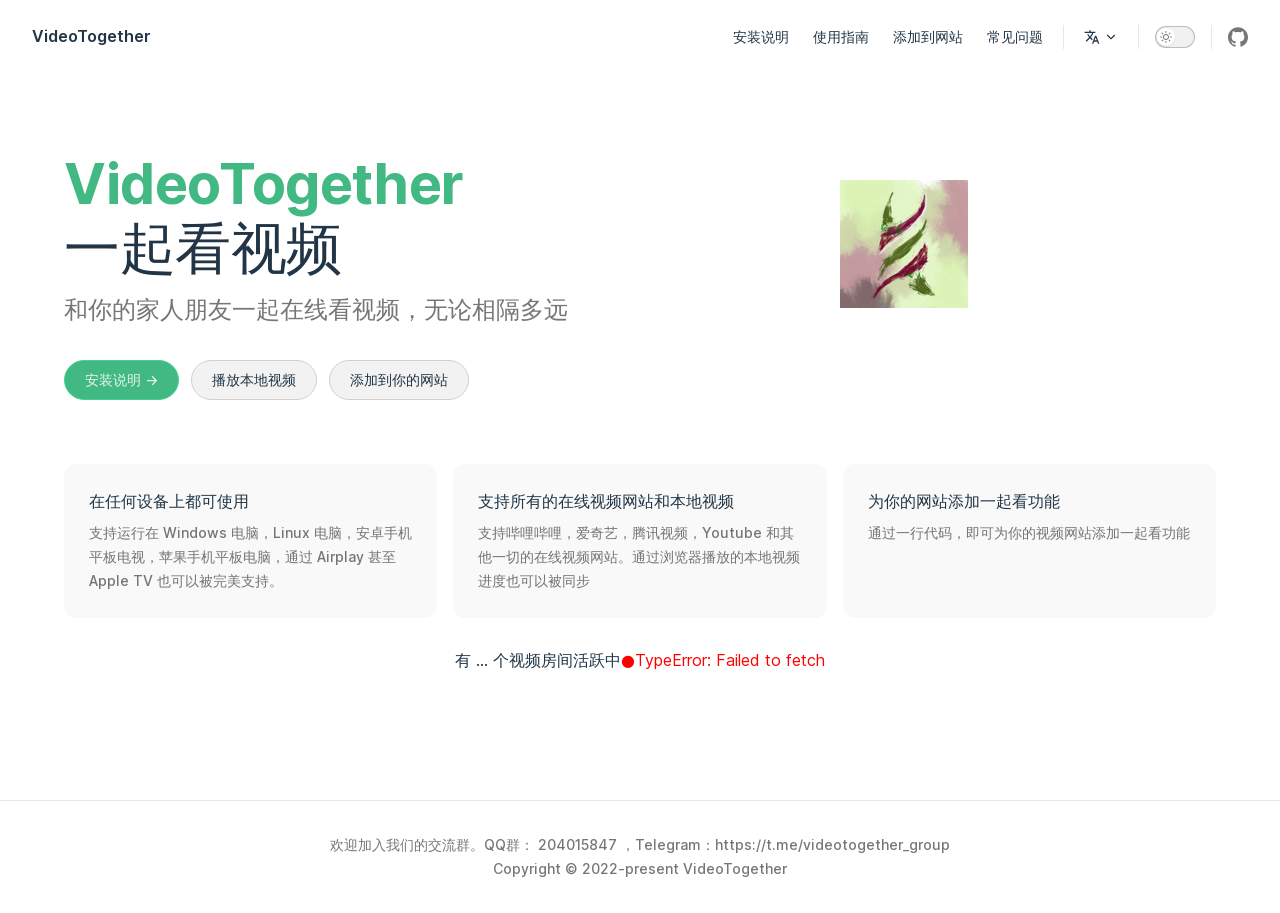
<file: zh-cn/index.html>
<!DOCTYPE html>
<html lang="zh-CN">
  <head>
    <meta charset="utf-8">
    <meta name="viewport" content="width=device-width,initial-scale=1">
    <title>VideoTogether | 一起看视频</title>
    <meta name="description" content="和你的家人朋友一起在线看视频，无论相隔多远">
    <link rel="stylesheet" href="/assets/style.af9cafa1.css">
    <link rel="modulepreload" href="/assets/app.f7382d9e.js">
    <link rel="modulepreload" href="/assets/zh-cn_index.md.ab5f33a7.lean.js">
    
    <meta name="referrer" content="no-referrer">
  <meta http-equiv="Content-Security-Policy" content="upgrade-insecure-requests">
  <script id="check-dark-light">(()=>{const e=localStorage.getItem("vitepress-theme-appearance"),a=window.matchMedia("(prefers-color-scheme: dark)").matches;(!e||e==="auto"?a:e==="dark")&&document.documentElement.classList.add("dark")})();</script>
  </head>
  <body>
    <div id="app"><div class="Layout" data-v-ed7ead52><!--[--><!--]--><!--[--><span tabindex="-1" data-v-f637ee78></span><a href="#VPContent" class="VPSkipLink visually-hidden" data-v-f637ee78> Skip to content </a><!--]--><!----><header class="VPNav no-sidebar" data-v-ed7ead52 data-v-863eec2a><div class="VPNavBar" data-v-863eec2a data-v-447244bd><div class="container" data-v-447244bd><div class="VPNavBarTitle" data-v-447244bd data-v-aaed7263><a class="title" href="/" data-v-aaed7263><!--[--><!--]--><!----><!--[-->VideoTogether<!--]--><!--[--><!--]--></a></div><div class="content" data-v-447244bd><!--[--><!--]--><!----><nav aria-labelledby="main-nav-aria-label" class="VPNavBarMenu menu" data-v-447244bd data-v-d8cdd395><span id="main-nav-aria-label" class="visually-hidden" data-v-d8cdd395>Main Navigation</span><!--[--><!--[--><a class="VPLink link VPNavBarMenuLink" href="/zh-cn/guide/install.html" data-v-d8cdd395 data-v-08b6ef03 data-v-97a44ddd><!--[-->安装说明<!--]--><!----></a><!--]--><!--[--><a class="VPLink link VPNavBarMenuLink" href="/zh-cn/guide/introduction.html" data-v-d8cdd395 data-v-08b6ef03 data-v-97a44ddd><!--[-->使用指南<!--]--><!----></a><!--]--><!--[--><a class="VPLink link VPNavBarMenuLink" href="/zh-cn/guide/website.html" data-v-d8cdd395 data-v-08b6ef03 data-v-97a44ddd><!--[-->添加到网站<!--]--><!----></a><!--]--><!--[--><a class="VPLink link VPNavBarMenuLink" href="/zh-cn/guide/qa.html" data-v-d8cdd395 data-v-08b6ef03 data-v-97a44ddd><!--[-->常见问题<!--]--><!----></a><!--]--><!--]--></nav><div class="VPFlyout VPNavBarTranslations translations" data-v-447244bd data-v-425d6581 data-v-aeb1c475><button type="button" class="button" aria-haspopup="true" aria-expanded="false" data-v-aeb1c475><span class="text" data-v-aeb1c475><svg xmlns="http://www.w3.org/2000/svg" aria-hidden="true" focusable="false" viewbox="0 0 24 24" class="option-icon" data-v-aeb1c475><path d="M0 0h24v24H0z" fill="none"></path><path d=" M12.87 15.07l-2.54-2.51.03-.03c1.74-1.94 2.98-4.17 3.71-6.53H17V4h-7V2H8v2H1v1.99h11.17C11.5 7.92 10.44 9.75 9 11.35 8.07 10.32 7.3 9.19 6.69 8h-2c.73 1.63 1.73 3.17 2.98 4.56l-5.09 5.02L4 19l5-5 3.11 3.11.76-2.04zM18.5 10h-2L12 22h2l1.12-3h4.75L21 22h2l-4.5-12zm-2.62 7l1.62-4.33L19.12 17h-3.24z " class="css-c4d79v"></path></svg>  <svg xmlns="http://www.w3.org/2000/svg" aria-hidden="true" focusable="false" viewbox="0 0 24 24" class="text-icon" data-v-aeb1c475><path d="M12,16c-0.3,0-0.5-0.1-0.7-0.3l-6-6c-0.4-0.4-0.4-1,0-1.4s1-0.4,1.4,0l5.3,5.3l5.3-5.3c0.4-0.4,1-0.4,1.4,0s0.4,1,0,1.4l-6,6C12.5,15.9,12.3,16,12,16z"></path></svg></span></button><div class="menu" data-v-aeb1c475><div class="VPMenu" data-v-aeb1c475 data-v-079aa243><!----><!--[--><!--[--><div class="items" data-v-425d6581><p class="title" data-v-425d6581></p><!--[--><div class="VPMenuLink" data-v-425d6581 data-v-d3c02515><a class="VPLink link active" href="/zh-cn/" data-v-d3c02515 data-v-97a44ddd><!--[-->简体中文<!--]--><!----></a></div><div class="VPMenuLink" data-v-425d6581 data-v-d3c02515><a class="VPLink link" href="/en-us/" data-v-d3c02515 data-v-97a44ddd><!--[-->English<!--]--><!----></a></div><!--]--></div><!--]--><!--]--></div></div></div><div class="VPNavBarAppearance appearance" data-v-447244bd data-v-d70ebc80><button class="VPSwitch VPSwitchAppearance" type="button" role="switch" aria-label="toggle dark mode" aria-checked="false" data-v-d70ebc80 data-v-8f27749e data-v-e9a46395><span class="check" data-v-e9a46395><span class="icon" data-v-e9a46395><!--[--><svg xmlns="http://www.w3.org/2000/svg" aria-hidden="true" focusable="false" viewbox="0 0 24 24" class="sun" data-v-8f27749e><path d="M12,18c-3.3,0-6-2.7-6-6s2.7-6,6-6s6,2.7,6,6S15.3,18,12,18zM12,8c-2.2,0-4,1.8-4,4c0,2.2,1.8,4,4,4c2.2,0,4-1.8,4-4C16,9.8,14.2,8,12,8z"></path><path d="M12,4c-0.6,0-1-0.4-1-1V1c0-0.6,0.4-1,1-1s1,0.4,1,1v2C13,3.6,12.6,4,12,4z"></path><path d="M12,24c-0.6,0-1-0.4-1-1v-2c0-0.6,0.4-1,1-1s1,0.4,1,1v2C13,23.6,12.6,24,12,24z"></path><path d="M5.6,6.6c-0.3,0-0.5-0.1-0.7-0.3L3.5,4.9c-0.4-0.4-0.4-1,0-1.4s1-0.4,1.4,0l1.4,1.4c0.4,0.4,0.4,1,0,1.4C6.2,6.5,5.9,6.6,5.6,6.6z"></path><path d="M19.8,20.8c-0.3,0-0.5-0.1-0.7-0.3l-1.4-1.4c-0.4-0.4-0.4-1,0-1.4s1-0.4,1.4,0l1.4,1.4c0.4,0.4,0.4,1,0,1.4C20.3,20.7,20,20.8,19.8,20.8z"></path><path d="M3,13H1c-0.6,0-1-0.4-1-1s0.4-1,1-1h2c0.6,0,1,0.4,1,1S3.6,13,3,13z"></path><path d="M23,13h-2c-0.6,0-1-0.4-1-1s0.4-1,1-1h2c0.6,0,1,0.4,1,1S23.6,13,23,13z"></path><path d="M4.2,20.8c-0.3,0-0.5-0.1-0.7-0.3c-0.4-0.4-0.4-1,0-1.4l1.4-1.4c0.4-0.4,1-0.4,1.4,0s0.4,1,0,1.4l-1.4,1.4C4.7,20.7,4.5,20.8,4.2,20.8z"></path><path d="M18.4,6.6c-0.3,0-0.5-0.1-0.7-0.3c-0.4-0.4-0.4-1,0-1.4l1.4-1.4c0.4-0.4,1-0.4,1.4,0s0.4,1,0,1.4l-1.4,1.4C18.9,6.5,18.6,6.6,18.4,6.6z"></path></svg><svg xmlns="http://www.w3.org/2000/svg" aria-hidden="true" focusable="false" viewbox="0 0 24 24" class="moon" data-v-8f27749e><path d="M12.1,22c-0.3,0-0.6,0-0.9,0c-5.5-0.5-9.5-5.4-9-10.9c0.4-4.8,4.2-8.6,9-9c0.4,0,0.8,0.2,1,0.5c0.2,0.3,0.2,0.8-0.1,1.1c-2,2.7-1.4,6.4,1.3,8.4c2.1,1.6,5,1.6,7.1,0c0.3-0.2,0.7-0.3,1.1-0.1c0.3,0.2,0.5,0.6,0.5,1c-0.2,2.7-1.5,5.1-3.6,6.8C16.6,21.2,14.4,22,12.1,22zM9.3,4.4c-2.9,1-5,3.6-5.2,6.8c-0.4,4.4,2.8,8.3,7.2,8.7c2.1,0.2,4.2-0.4,5.8-1.8c1.1-0.9,1.9-2.1,2.4-3.4c-2.5,0.9-5.3,0.5-7.5-1.1C9.2,11.4,8.1,7.7,9.3,4.4z"></path></svg><!--]--></span></span></button></div><div class="VPSocialLinks VPNavBarSocialLinks social-links" data-v-447244bd data-v-6a2a6555 data-v-b8f6762d><!--[--><a class="VPSocialLink" href="https://github.com/VideoTogether/VideoTogether" target="_blank" rel="noopener" data-v-b8f6762d data-v-179ad0ea><svg role="img" viewBox="0 0 24 24" xmlns="http://www.w3.org/2000/svg"><title>GitHub</title><path d="M12 .297c-6.63 0-12 5.373-12 12 0 5.303 3.438 9.8 8.205 11.385.6.113.82-.258.82-.577 0-.285-.01-1.04-.015-2.04-3.338.724-4.042-1.61-4.042-1.61C4.422 18.07 3.633 17.7 3.633 17.7c-1.087-.744.084-.729.084-.729 1.205.084 1.838 1.236 1.838 1.236 1.07 1.835 2.809 1.305 3.495.998.108-.776.417-1.305.76-1.605-2.665-.3-5.466-1.332-5.466-5.93 0-1.31.465-2.38 1.235-3.22-.135-.303-.54-1.523.105-3.176 0 0 1.005-.322 3.3 1.23.96-.267 1.98-.399 3-.405 1.02.006 2.04.138 3 .405 2.28-1.552 3.285-1.23 3.285-1.23.645 1.653.24 2.873.12 3.176.765.84 1.23 1.91 1.23 3.22 0 4.61-2.805 5.625-5.475 5.92.42.36.81 1.096.81 2.22 0 1.606-.015 2.896-.015 3.286 0 .315.21.69.825.57C20.565 22.092 24 17.592 24 12.297c0-6.627-5.373-12-12-12"/></svg></a><!--]--></div><div class="VPFlyout VPNavBarExtra extra" data-v-447244bd data-v-b390db70 data-v-aeb1c475><button type="button" class="button" aria-haspopup="true" aria-expanded="false" aria-label="extra navigation" data-v-aeb1c475><svg xmlns="http://www.w3.org/2000/svg" aria-hidden="true" focusable="false" viewbox="0 0 24 24" class="icon" data-v-aeb1c475><circle cx="12" cy="12" r="2"></circle><circle cx="19" cy="12" r="2"></circle><circle cx="5" cy="12" r="2"></circle></svg></button><div class="menu" data-v-aeb1c475><div class="VPMenu" data-v-aeb1c475 data-v-079aa243><!----><!--[--><!--[--><div class="group" data-v-b390db70><p class="trans-title" data-v-b390db70></p><!--[--><div class="VPMenuLink" data-v-b390db70 data-v-d3c02515><a class="VPLink link active" href="/zh-cn/" data-v-d3c02515 data-v-97a44ddd><!--[-->简体中文<!--]--><!----></a></div><div class="VPMenuLink" data-v-b390db70 data-v-d3c02515><a class="VPLink link" href="/en-us/" data-v-d3c02515 data-v-97a44ddd><!--[-->English<!--]--><!----></a></div><!--]--></div><div class="group" data-v-b390db70><div class="item appearance" data-v-b390db70><p class="label" data-v-b390db70>Appearance</p><div class="appearance-action" data-v-b390db70><button class="VPSwitch VPSwitchAppearance" type="button" role="switch" aria-label="toggle dark mode" aria-checked="false" data-v-b390db70 data-v-8f27749e data-v-e9a46395><span class="check" data-v-e9a46395><span class="icon" data-v-e9a46395><!--[--><svg xmlns="http://www.w3.org/2000/svg" aria-hidden="true" focusable="false" viewbox="0 0 24 24" class="sun" data-v-8f27749e><path d="M12,18c-3.3,0-6-2.7-6-6s2.7-6,6-6s6,2.7,6,6S15.3,18,12,18zM12,8c-2.2,0-4,1.8-4,4c0,2.2,1.8,4,4,4c2.2,0,4-1.8,4-4C16,9.8,14.2,8,12,8z"></path><path d="M12,4c-0.6,0-1-0.4-1-1V1c0-0.6,0.4-1,1-1s1,0.4,1,1v2C13,3.6,12.6,4,12,4z"></path><path d="M12,24c-0.6,0-1-0.4-1-1v-2c0-0.6,0.4-1,1-1s1,0.4,1,1v2C13,23.6,12.6,24,12,24z"></path><path d="M5.6,6.6c-0.3,0-0.5-0.1-0.7-0.3L3.5,4.9c-0.4-0.4-0.4-1,0-1.4s1-0.4,1.4,0l1.4,1.4c0.4,0.4,0.4,1,0,1.4C6.2,6.5,5.9,6.6,5.6,6.6z"></path><path d="M19.8,20.8c-0.3,0-0.5-0.1-0.7-0.3l-1.4-1.4c-0.4-0.4-0.4-1,0-1.4s1-0.4,1.4,0l1.4,1.4c0.4,0.4,0.4,1,0,1.4C20.3,20.7,20,20.8,19.8,20.8z"></path><path d="M3,13H1c-0.6,0-1-0.4-1-1s0.4-1,1-1h2c0.6,0,1,0.4,1,1S3.6,13,3,13z"></path><path d="M23,13h-2c-0.6,0-1-0.4-1-1s0.4-1,1-1h2c0.6,0,1,0.4,1,1S23.6,13,23,13z"></path><path d="M4.2,20.8c-0.3,0-0.5-0.1-0.7-0.3c-0.4-0.4-0.4-1,0-1.4l1.4-1.4c0.4-0.4,1-0.4,1.4,0s0.4,1,0,1.4l-1.4,1.4C4.7,20.7,4.5,20.8,4.2,20.8z"></path><path d="M18.4,6.6c-0.3,0-0.5-0.1-0.7-0.3c-0.4-0.4-0.4-1,0-1.4l1.4-1.4c0.4-0.4,1-0.4,1.4,0s0.4,1,0,1.4l-1.4,1.4C18.9,6.5,18.6,6.6,18.4,6.6z"></path></svg><svg xmlns="http://www.w3.org/2000/svg" aria-hidden="true" focusable="false" viewbox="0 0 24 24" class="moon" data-v-8f27749e><path d="M12.1,22c-0.3,0-0.6,0-0.9,0c-5.5-0.5-9.5-5.4-9-10.9c0.4-4.8,4.2-8.6,9-9c0.4,0,0.8,0.2,1,0.5c0.2,0.3,0.2,0.8-0.1,1.1c-2,2.7-1.4,6.4,1.3,8.4c2.1,1.6,5,1.6,7.1,0c0.3-0.2,0.7-0.3,1.1-0.1c0.3,0.2,0.5,0.6,0.5,1c-0.2,2.7-1.5,5.1-3.6,6.8C16.6,21.2,14.4,22,12.1,22zM9.3,4.4c-2.9,1-5,3.6-5.2,6.8c-0.4,4.4,2.8,8.3,7.2,8.7c2.1,0.2,4.2-0.4,5.8-1.8c1.1-0.9,1.9-2.1,2.4-3.4c-2.5,0.9-5.3,0.5-7.5-1.1C9.2,11.4,8.1,7.7,9.3,4.4z"></path></svg><!--]--></span></span></button></div></div></div><div class="group" data-v-b390db70><div class="item social-links" data-v-b390db70><div class="VPSocialLinks social-links-list" data-v-b390db70 data-v-b8f6762d><!--[--><a class="VPSocialLink" href="https://github.com/VideoTogether/VideoTogether" target="_blank" rel="noopener" data-v-b8f6762d data-v-179ad0ea><svg role="img" viewBox="0 0 24 24" xmlns="http://www.w3.org/2000/svg"><title>GitHub</title><path d="M12 .297c-6.63 0-12 5.373-12 12 0 5.303 3.438 9.8 8.205 11.385.6.113.82-.258.82-.577 0-.285-.01-1.04-.015-2.04-3.338.724-4.042-1.61-4.042-1.61C4.422 18.07 3.633 17.7 3.633 17.7c-1.087-.744.084-.729.084-.729 1.205.084 1.838 1.236 1.838 1.236 1.07 1.835 2.809 1.305 3.495.998.108-.776.417-1.305.76-1.605-2.665-.3-5.466-1.332-5.466-5.93 0-1.31.465-2.38 1.235-3.22-.135-.303-.54-1.523.105-3.176 0 0 1.005-.322 3.3 1.23.96-.267 1.98-.399 3-.405 1.02.006 2.04.138 3 .405 2.28-1.552 3.285-1.23 3.285-1.23.645 1.653.24 2.873.12 3.176.765.84 1.23 1.91 1.23 3.22 0 4.61-2.805 5.625-5.475 5.92.42.36.81 1.096.81 2.22 0 1.606-.015 2.896-.015 3.286 0 .315.21.69.825.57C20.565 22.092 24 17.592 24 12.297c0-6.627-5.373-12-12-12"/></svg></a><!--]--></div></div></div><!--]--><!--]--></div></div></div><!--[--><!--]--><button type="button" class="VPNavBarHamburger hamburger" aria-label="mobile navigation" aria-expanded="false" aria-controls="VPNavScreen" data-v-447244bd data-v-6bee1efd><span class="container" data-v-6bee1efd><span class="top" data-v-6bee1efd></span><span class="middle" data-v-6bee1efd></span><span class="bottom" data-v-6bee1efd></span></span></button></div></div></div><!----></header><!----><!----><div class="VPContent is-home" id="VPContent" data-v-ed7ead52 data-v-fb299c16><div class="VPHome" data-v-fb299c16 data-v-0940306b><!--[--><!--]--><div class="VPHero has-image VPHomeHero" data-v-0940306b data-v-811ff403><div class="container" data-v-811ff403><div class="main" data-v-811ff403><h1 class="name" data-v-811ff403><span class="clip" data-v-811ff403>VideoTogether</span></h1><p class="text" data-v-811ff403>一起看视频</p><p class="tagline" data-v-811ff403>和你的家人朋友一起在线看视频，无论相隔多远</p><div class="actions" data-v-811ff403><!--[--><div class="action" data-v-811ff403><a class="VPButton medium brand" href="/zh-cn/guide/install.html" data-v-811ff403 data-v-00b65692>安装说明 -&gt;</a></div><div class="action" data-v-811ff403><a class="VPButton medium alt" href="/zh-cn/guide/local.html" data-v-811ff403 data-v-00b65692>播放本地视频</a></div><div class="action" data-v-811ff403><a class="VPButton medium alt" href="/zh-cn/guide/website.html" data-v-811ff403 data-v-00b65692>添加到你的网站</a></div><!--]--></div></div><div class="image" data-v-811ff403><div class="image-container" data-v-811ff403><div class="image-bg" data-v-811ff403></div><!--[--><img class="VPImage image-src" src="/logo.png" alt="VideoTogether" data-v-797d0a14><!--]--></div></div></div></div><!--[--><!--]--><!--[--><!--]--><div class="VPFeatures VPHomeFeatures" data-v-0940306b data-v-67933762><div class="container" data-v-67933762><div class="items" data-v-67933762><!--[--><div class="grid-3 item" data-v-67933762><article class="VPFeature" data-v-67933762 data-v-b8db92a9><!----><h2 class="title" data-v-b8db92a9>在任何设备上都可使用</h2><p class="details" data-v-b8db92a9>支持运行在 Windows 电脑，Linux 电脑，安卓手机平板电视，苹果手机平板电脑，通过 Airplay 甚至 Apple TV 也可以被完美支持。</p></article></div><div class="grid-3 item" data-v-67933762><article class="VPFeature" data-v-67933762 data-v-b8db92a9><!----><h2 class="title" data-v-b8db92a9>支持所有的在线视频网站和本地视频</h2><p class="details" data-v-b8db92a9>支持哔哩哔哩，爱奇艺，腾讯视频，Youtube 和其他一切的在线视频网站。通过浏览器播放的本地视频进度也可以被同步</p></article></div><div class="grid-3 item" data-v-67933762><article class="VPFeature" data-v-67933762 data-v-b8db92a9><!----><h2 class="title" data-v-b8db92a9>为你的网站添加一起看功能</h2><p class="details" data-v-b8db92a9>通过一行代码，即可为你的视频网站添加一起看功能</p></article></div><!--]--></div></div></div><!--[--><!--]--><div style="position:relative;" data-v-0940306b><div><!----></div></div></div></div><footer class="VPFooter" data-v-ed7ead52 data-v-13fad65a><div class="container" data-v-13fad65a><p class="message" data-v-13fad65a>欢迎加入我们的交流群。QQ群： 204015847 ，Telegram：https://t.me/videotogether_group</p><p class="copyright" data-v-13fad65a>Copyright © 2022-present VideoTogether</p></div></footer><!--[--><!--]--></div></div>
    <script>__VP_HASH_MAP__ = JSON.parse("{\"readme.md\":\"c5fcf924\",\"en-us_easyshare.md\":\"463095e9\",\"en-us_guide_install.md\":\"5e4352c5\",\"en-us_guide_introduction.md\":\"a7c817cb\",\"en-us_guide_local.md\":\"a224acc7\",\"en-us_guide_qa.md\":\"db6a8e3a\",\"en-us_guide_website.md\":\"c98b4f24\",\"en-us_index.md\":\"85170fe4\",\"guide_qa.md\":\"8f762ed2\",\"guide_website_qa.md\":\"58b57c1c\",\"index.md\":\"f2c2bb67\",\"public.md\":\"b3a3005f\",\"support_systemstatus.md\":\"2f335112\",\"theme.md\":\"c6d41707\",\"usage.md\":\"a7607c7d\",\"zh-cn_easyshare.md\":\"18e2a67b\",\"zh-cn_guide_edge.md\":\"9529dfbd\",\"zh-cn_guide_install.md\":\"f4fe5427\",\"zh-cn_guide_introduction.md\":\"8fcc9939\",\"zh-cn_guide_local.md\":\"c94fbb71\",\"zh-cn_guide_qa.md\":\"74249159\",\"zh-cn_guide_website.md\":\"935a419e\",\"zh-cn_guide_website_qa.md\":\"d3368a4f\",\"zh-cn_guide_website_setting.md\":\"6345230c\",\"zh-cn_index.md\":\"ab5f33a7\"}")</script>
    <script type="module" async src="/assets/app.f7382d9e.js"></script>
    
  </body>
</html>
</file>
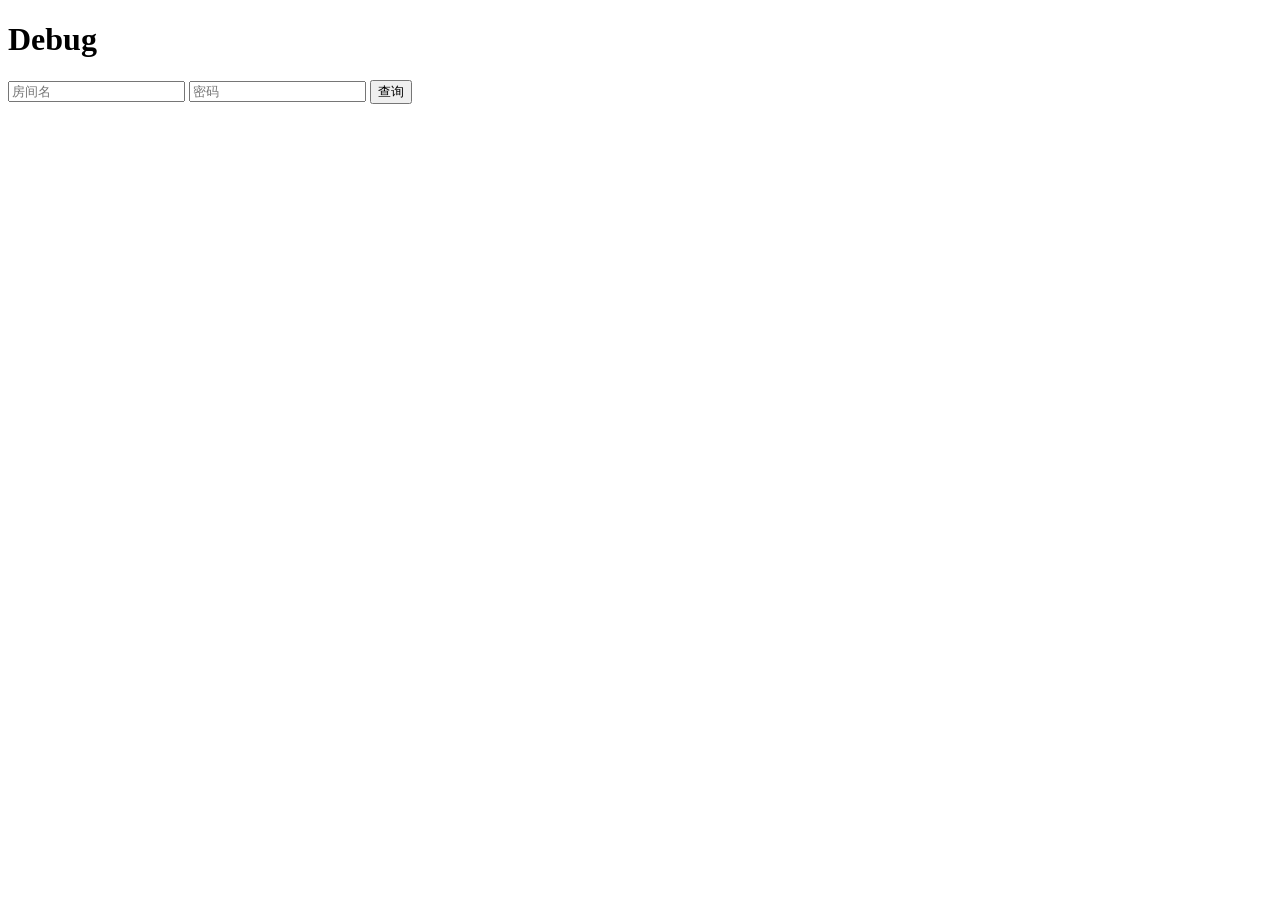
<file: debug.html>
<!DOCTYPE html>
<html lang="en">

<head>
    <meta charset="UTF-8">
    <title>Debug</title>
</head>

<body>
    <h1>Debug</h1>
    <input id="name" type="text" placeholder="房间名" />
    <input id="password" type="text" placeholder="密码" />
    <button onclick="query()">查询</button>
    <table id="result"></table>
    <script>
        function escapeHTML(str) {
            str = str + "";
            return str.replace(
                /[&<>'"]/g,
                tag =>
                ({
                    '&': '&amp;',
                    '<': '&lt;',
                    '>': '&gt;',
                    "'": '&#39;',
                    '"': '&quot;'
                }[tag] || tag)
            );
        }
        async function query() {
            var name = document.getElementById("name").value;
            var password = document.getElementById("password").value;
            // https://vt.panghair.com:5000/room/get?name=test1&password=1
            var url = "https://vt.panghair.com:5000/room/get?name=" + name + "&password=" + password;
            const data = await (await fetch(url)).json();
            console.log(data);
            var table = document.getElementById("result");
            table.innerHTML = "";
            if (data.errorMessage != undefined) {
                // show error message in table
                var row = table.insertRow();
                var cell = row.insertCell();
                cell.innerHTML = data.errorMessage;
            } else {
                // {"name":"test1","lastUpdateClientTime":1706184990.5835001,"lastUpdateServerTime":1706184990.642,"playbackRate":1,"currentTime":0,"paused":true,"url":"https://www.baidu.com/","duration":1000000000,"public":false,"protected":true,"videoTitle":"百度一下，你就知道","backgroundUrl":"","m3u8Url":"","uuid":"14ac6a3e-6d68-4a09-a937-7aa72838b1fb","waitForLoadding":false,"beginLoaddingTimestamp":0,"memberCount":1,"timestamp":1706184991.089}
                const lastUpdateServerTime = data.lastUpdateServerTime;
                const playbackRate = data.playbackRate;
                const url = data.url;
                const duration = data.duration;
                const title = data.videoTitle;
                const waitForLoadding = data.waitForLoadding;
                const currentTime = data.currentTime;
                const lastUpdateServerTimeLocalString = new Date(lastUpdateServerTime * 1000).toLocaleString();
                const paused = data.paused;
                // show data in table, use innerHtml to insert all node in one line
                // avoid XSS attack
                table.innerHTML = "<tr><td>最近更新时间</td><td>" + escapeHTML(lastUpdateServerTimeLocalString) + "</td></tr>" +
                    "<tr><td>播放倍速</td><td>" + escapeHTML(playbackRate) + "</td></tr>" +
                    "<tr><td>视频链接</td><td>" + escapeHTML(url) + "</td></tr>" +
                    "<tr><td>视频时长</td><td>" + escapeHTML(duration) + "秒</td></tr>" +
                    "<tr><td>视频是否暂停</td><td>" + escapeHTML(paused) + "</td></tr>" +
                    "<tr><td>视频当前播放位置</td><td>" + escapeHTML(currentTime) + "秒</td></tr>" +
                    "<tr><td>视频标题</td><td>" + escapeHTML(title) + "</td></tr>" +
                    "<tr><td>房间成员加载中</td><td>" + escapeHTML(waitForLoadding) + "</td></tr>";

            }
        }
    </script>
</body>

</html>
</file>
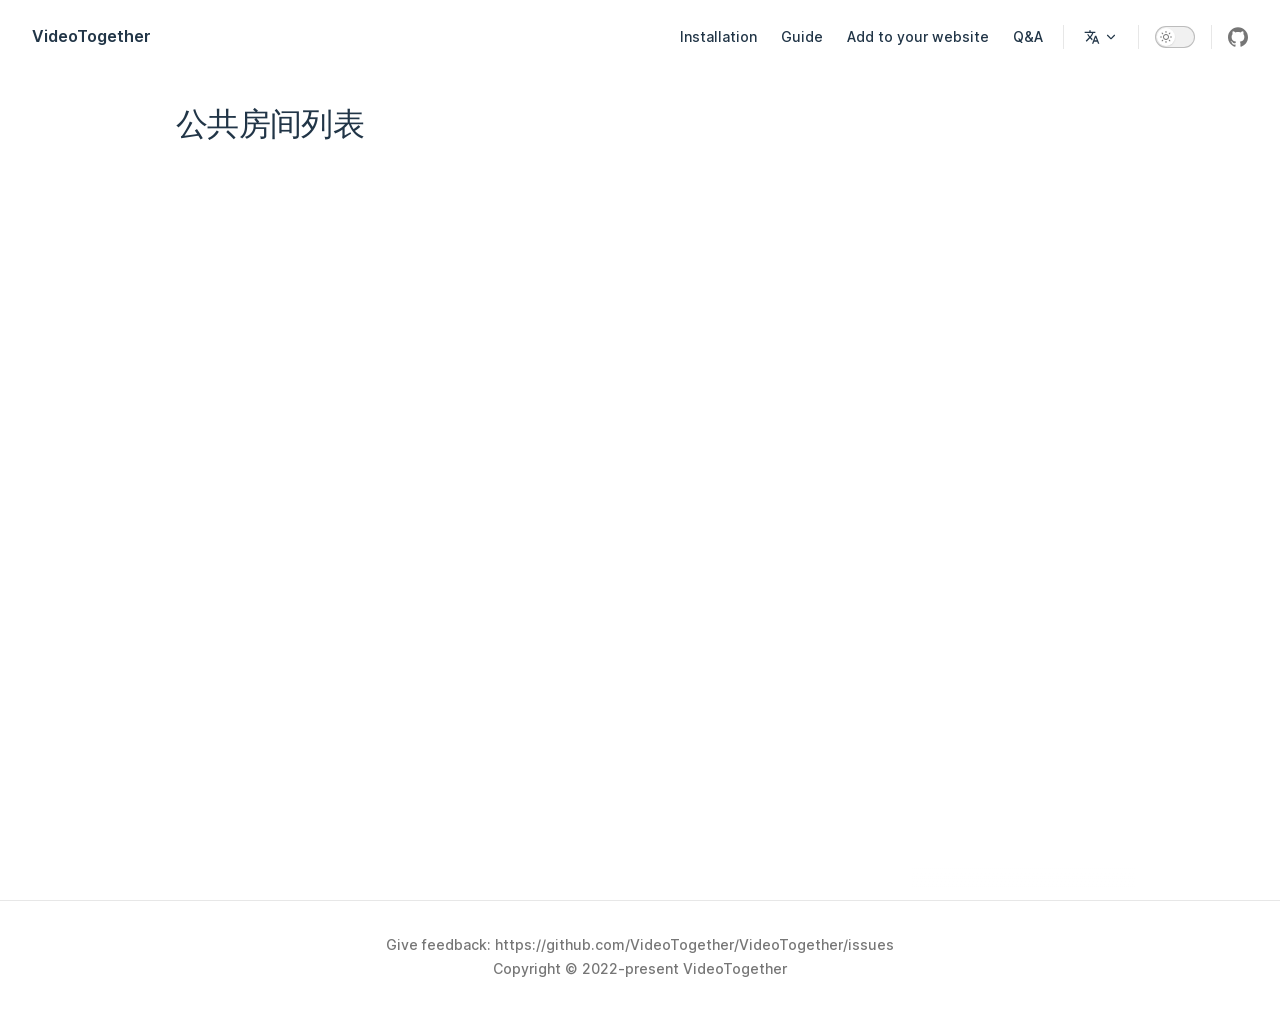
<file: public.html>
<!DOCTYPE html>
<html lang="en-US">
  <head>
    <meta charset="utf-8">
    <meta name="viewport" content="width=device-width,initial-scale=1">
    <title>公共房间列表 | VideoTogether</title>
    <meta name="description" content="Watch videos online with your family and friends, no matter the distance between you">
    <link rel="stylesheet" href="/assets/style.af9cafa1.css">
    <link rel="modulepreload" href="/assets/app.f7382d9e.js">
    <link rel="modulepreload" href="/assets/public.md.b3a3005f.lean.js">
    
    <meta name="referrer" content="no-referrer">
  <meta http-equiv="Content-Security-Policy" content="upgrade-insecure-requests">
  <script id="check-dark-light">(()=>{const e=localStorage.getItem("vitepress-theme-appearance"),a=window.matchMedia("(prefers-color-scheme: dark)").matches;(!e||e==="auto"?a:e==="dark")&&document.documentElement.classList.add("dark")})();</script>
  </head>
  <body>
    <div id="app"><div class="Layout" data-v-ed7ead52><!--[--><!--]--><!--[--><span tabindex="-1" data-v-f637ee78></span><a href="#VPContent" class="VPSkipLink visually-hidden" data-v-f637ee78> Skip to content </a><!--]--><!----><header class="VPNav no-sidebar" data-v-ed7ead52 data-v-863eec2a><div class="VPNavBar" data-v-863eec2a data-v-447244bd><div class="container" data-v-447244bd><div class="VPNavBarTitle" data-v-447244bd data-v-aaed7263><a class="title" href="/" data-v-aaed7263><!--[--><!--]--><!----><!--[-->VideoTogether<!--]--><!--[--><!--]--></a></div><div class="content" data-v-447244bd><!--[--><!--]--><!----><nav aria-labelledby="main-nav-aria-label" class="VPNavBarMenu menu" data-v-447244bd data-v-d8cdd395><span id="main-nav-aria-label" class="visually-hidden" data-v-d8cdd395>Main Navigation</span><!--[--><!--[--><a class="VPLink link VPNavBarMenuLink" href="/en-us/guide/install.html" data-v-d8cdd395 data-v-08b6ef03 data-v-97a44ddd><!--[-->Installation<!--]--><!----></a><!--]--><!--[--><a class="VPLink link VPNavBarMenuLink" href="/en-us/guide/introduction.html" data-v-d8cdd395 data-v-08b6ef03 data-v-97a44ddd><!--[-->Guide<!--]--><!----></a><!--]--><!--[--><a class="VPLink link VPNavBarMenuLink" href="/en-us/guide/website.html" data-v-d8cdd395 data-v-08b6ef03 data-v-97a44ddd><!--[-->Add to your website<!--]--><!----></a><!--]--><!--[--><a class="VPLink link VPNavBarMenuLink" href="/en-us/guide/qa.html" data-v-d8cdd395 data-v-08b6ef03 data-v-97a44ddd><!--[-->Q&amp;A<!--]--><!----></a><!--]--><!--]--></nav><div class="VPFlyout VPNavBarTranslations translations" data-v-447244bd data-v-425d6581 data-v-aeb1c475><button type="button" class="button" aria-haspopup="true" aria-expanded="false" data-v-aeb1c475><span class="text" data-v-aeb1c475><svg xmlns="http://www.w3.org/2000/svg" aria-hidden="true" focusable="false" viewbox="0 0 24 24" class="option-icon" data-v-aeb1c475><path d="M0 0h24v24H0z" fill="none"></path><path d=" M12.87 15.07l-2.54-2.51.03-.03c1.74-1.94 2.98-4.17 3.71-6.53H17V4h-7V2H8v2H1v1.99h11.17C11.5 7.92 10.44 9.75 9 11.35 8.07 10.32 7.3 9.19 6.69 8h-2c.73 1.63 1.73 3.17 2.98 4.56l-5.09 5.02L4 19l5-5 3.11 3.11.76-2.04zM18.5 10h-2L12 22h2l1.12-3h4.75L21 22h2l-4.5-12zm-2.62 7l1.62-4.33L19.12 17h-3.24z " class="css-c4d79v"></path></svg>  <svg xmlns="http://www.w3.org/2000/svg" aria-hidden="true" focusable="false" viewbox="0 0 24 24" class="text-icon" data-v-aeb1c475><path d="M12,16c-0.3,0-0.5-0.1-0.7-0.3l-6-6c-0.4-0.4-0.4-1,0-1.4s1-0.4,1.4,0l5.3,5.3l5.3-5.3c0.4-0.4,1-0.4,1.4,0s0.4,1,0,1.4l-6,6C12.5,15.9,12.3,16,12,16z"></path></svg></span></button><div class="menu" data-v-aeb1c475><div class="VPMenu" data-v-aeb1c475 data-v-079aa243><!----><!--[--><!--[--><div class="items" data-v-425d6581><p class="title" data-v-425d6581></p><!--[--><div class="VPMenuLink" data-v-425d6581 data-v-d3c02515><a class="VPLink link" href="/zh-cn/" data-v-d3c02515 data-v-97a44ddd><!--[-->简体中文<!--]--><!----></a></div><div class="VPMenuLink" data-v-425d6581 data-v-d3c02515><a class="VPLink link" href="/en-us/" data-v-d3c02515 data-v-97a44ddd><!--[-->English<!--]--><!----></a></div><!--]--></div><!--]--><!--]--></div></div></div><div class="VPNavBarAppearance appearance" data-v-447244bd data-v-d70ebc80><button class="VPSwitch VPSwitchAppearance" type="button" role="switch" aria-label="toggle dark mode" aria-checked="false" data-v-d70ebc80 data-v-8f27749e data-v-e9a46395><span class="check" data-v-e9a46395><span class="icon" data-v-e9a46395><!--[--><svg xmlns="http://www.w3.org/2000/svg" aria-hidden="true" focusable="false" viewbox="0 0 24 24" class="sun" data-v-8f27749e><path d="M12,18c-3.3,0-6-2.7-6-6s2.7-6,6-6s6,2.7,6,6S15.3,18,12,18zM12,8c-2.2,0-4,1.8-4,4c0,2.2,1.8,4,4,4c2.2,0,4-1.8,4-4C16,9.8,14.2,8,12,8z"></path><path d="M12,4c-0.6,0-1-0.4-1-1V1c0-0.6,0.4-1,1-1s1,0.4,1,1v2C13,3.6,12.6,4,12,4z"></path><path d="M12,24c-0.6,0-1-0.4-1-1v-2c0-0.6,0.4-1,1-1s1,0.4,1,1v2C13,23.6,12.6,24,12,24z"></path><path d="M5.6,6.6c-0.3,0-0.5-0.1-0.7-0.3L3.5,4.9c-0.4-0.4-0.4-1,0-1.4s1-0.4,1.4,0l1.4,1.4c0.4,0.4,0.4,1,0,1.4C6.2,6.5,5.9,6.6,5.6,6.6z"></path><path d="M19.8,20.8c-0.3,0-0.5-0.1-0.7-0.3l-1.4-1.4c-0.4-0.4-0.4-1,0-1.4s1-0.4,1.4,0l1.4,1.4c0.4,0.4,0.4,1,0,1.4C20.3,20.7,20,20.8,19.8,20.8z"></path><path d="M3,13H1c-0.6,0-1-0.4-1-1s0.4-1,1-1h2c0.6,0,1,0.4,1,1S3.6,13,3,13z"></path><path d="M23,13h-2c-0.6,0-1-0.4-1-1s0.4-1,1-1h2c0.6,0,1,0.4,1,1S23.6,13,23,13z"></path><path d="M4.2,20.8c-0.3,0-0.5-0.1-0.7-0.3c-0.4-0.4-0.4-1,0-1.4l1.4-1.4c0.4-0.4,1-0.4,1.4,0s0.4,1,0,1.4l-1.4,1.4C4.7,20.7,4.5,20.8,4.2,20.8z"></path><path d="M18.4,6.6c-0.3,0-0.5-0.1-0.7-0.3c-0.4-0.4-0.4-1,0-1.4l1.4-1.4c0.4-0.4,1-0.4,1.4,0s0.4,1,0,1.4l-1.4,1.4C18.9,6.5,18.6,6.6,18.4,6.6z"></path></svg><svg xmlns="http://www.w3.org/2000/svg" aria-hidden="true" focusable="false" viewbox="0 0 24 24" class="moon" data-v-8f27749e><path d="M12.1,22c-0.3,0-0.6,0-0.9,0c-5.5-0.5-9.5-5.4-9-10.9c0.4-4.8,4.2-8.6,9-9c0.4,0,0.8,0.2,1,0.5c0.2,0.3,0.2,0.8-0.1,1.1c-2,2.7-1.4,6.4,1.3,8.4c2.1,1.6,5,1.6,7.1,0c0.3-0.2,0.7-0.3,1.1-0.1c0.3,0.2,0.5,0.6,0.5,1c-0.2,2.7-1.5,5.1-3.6,6.8C16.6,21.2,14.4,22,12.1,22zM9.3,4.4c-2.9,1-5,3.6-5.2,6.8c-0.4,4.4,2.8,8.3,7.2,8.7c2.1,0.2,4.2-0.4,5.8-1.8c1.1-0.9,1.9-2.1,2.4-3.4c-2.5,0.9-5.3,0.5-7.5-1.1C9.2,11.4,8.1,7.7,9.3,4.4z"></path></svg><!--]--></span></span></button></div><div class="VPSocialLinks VPNavBarSocialLinks social-links" data-v-447244bd data-v-6a2a6555 data-v-b8f6762d><!--[--><a class="VPSocialLink" href="https://github.com/VideoTogether/VideoTogether" target="_blank" rel="noopener" data-v-b8f6762d data-v-179ad0ea><svg role="img" viewBox="0 0 24 24" xmlns="http://www.w3.org/2000/svg"><title>GitHub</title><path d="M12 .297c-6.63 0-12 5.373-12 12 0 5.303 3.438 9.8 8.205 11.385.6.113.82-.258.82-.577 0-.285-.01-1.04-.015-2.04-3.338.724-4.042-1.61-4.042-1.61C4.422 18.07 3.633 17.7 3.633 17.7c-1.087-.744.084-.729.084-.729 1.205.084 1.838 1.236 1.838 1.236 1.07 1.835 2.809 1.305 3.495.998.108-.776.417-1.305.76-1.605-2.665-.3-5.466-1.332-5.466-5.93 0-1.31.465-2.38 1.235-3.22-.135-.303-.54-1.523.105-3.176 0 0 1.005-.322 3.3 1.23.96-.267 1.98-.399 3-.405 1.02.006 2.04.138 3 .405 2.28-1.552 3.285-1.23 3.285-1.23.645 1.653.24 2.873.12 3.176.765.84 1.23 1.91 1.23 3.22 0 4.61-2.805 5.625-5.475 5.92.42.36.81 1.096.81 2.22 0 1.606-.015 2.896-.015 3.286 0 .315.21.69.825.57C20.565 22.092 24 17.592 24 12.297c0-6.627-5.373-12-12-12"/></svg></a><!--]--></div><div class="VPFlyout VPNavBarExtra extra" data-v-447244bd data-v-b390db70 data-v-aeb1c475><button type="button" class="button" aria-haspopup="true" aria-expanded="false" aria-label="extra navigation" data-v-aeb1c475><svg xmlns="http://www.w3.org/2000/svg" aria-hidden="true" focusable="false" viewbox="0 0 24 24" class="icon" data-v-aeb1c475><circle cx="12" cy="12" r="2"></circle><circle cx="19" cy="12" r="2"></circle><circle cx="5" cy="12" r="2"></circle></svg></button><div class="menu" data-v-aeb1c475><div class="VPMenu" data-v-aeb1c475 data-v-079aa243><!----><!--[--><!--[--><div class="group" data-v-b390db70><p class="trans-title" data-v-b390db70></p><!--[--><div class="VPMenuLink" data-v-b390db70 data-v-d3c02515><a class="VPLink link" href="/zh-cn/" data-v-d3c02515 data-v-97a44ddd><!--[-->简体中文<!--]--><!----></a></div><div class="VPMenuLink" data-v-b390db70 data-v-d3c02515><a class="VPLink link" href="/en-us/" data-v-d3c02515 data-v-97a44ddd><!--[-->English<!--]--><!----></a></div><!--]--></div><div class="group" data-v-b390db70><div class="item appearance" data-v-b390db70><p class="label" data-v-b390db70>Appearance</p><div class="appearance-action" data-v-b390db70><button class="VPSwitch VPSwitchAppearance" type="button" role="switch" aria-label="toggle dark mode" aria-checked="false" data-v-b390db70 data-v-8f27749e data-v-e9a46395><span class="check" data-v-e9a46395><span class="icon" data-v-e9a46395><!--[--><svg xmlns="http://www.w3.org/2000/svg" aria-hidden="true" focusable="false" viewbox="0 0 24 24" class="sun" data-v-8f27749e><path d="M12,18c-3.3,0-6-2.7-6-6s2.7-6,6-6s6,2.7,6,6S15.3,18,12,18zM12,8c-2.2,0-4,1.8-4,4c0,2.2,1.8,4,4,4c2.2,0,4-1.8,4-4C16,9.8,14.2,8,12,8z"></path><path d="M12,4c-0.6,0-1-0.4-1-1V1c0-0.6,0.4-1,1-1s1,0.4,1,1v2C13,3.6,12.6,4,12,4z"></path><path d="M12,24c-0.6,0-1-0.4-1-1v-2c0-0.6,0.4-1,1-1s1,0.4,1,1v2C13,23.6,12.6,24,12,24z"></path><path d="M5.6,6.6c-0.3,0-0.5-0.1-0.7-0.3L3.5,4.9c-0.4-0.4-0.4-1,0-1.4s1-0.4,1.4,0l1.4,1.4c0.4,0.4,0.4,1,0,1.4C6.2,6.5,5.9,6.6,5.6,6.6z"></path><path d="M19.8,20.8c-0.3,0-0.5-0.1-0.7-0.3l-1.4-1.4c-0.4-0.4-0.4-1,0-1.4s1-0.4,1.4,0l1.4,1.4c0.4,0.4,0.4,1,0,1.4C20.3,20.7,20,20.8,19.8,20.8z"></path><path d="M3,13H1c-0.6,0-1-0.4-1-1s0.4-1,1-1h2c0.6,0,1,0.4,1,1S3.6,13,3,13z"></path><path d="M23,13h-2c-0.6,0-1-0.4-1-1s0.4-1,1-1h2c0.6,0,1,0.4,1,1S23.6,13,23,13z"></path><path d="M4.2,20.8c-0.3,0-0.5-0.1-0.7-0.3c-0.4-0.4-0.4-1,0-1.4l1.4-1.4c0.4-0.4,1-0.4,1.4,0s0.4,1,0,1.4l-1.4,1.4C4.7,20.7,4.5,20.8,4.2,20.8z"></path><path d="M18.4,6.6c-0.3,0-0.5-0.1-0.7-0.3c-0.4-0.4-0.4-1,0-1.4l1.4-1.4c0.4-0.4,1-0.4,1.4,0s0.4,1,0,1.4l-1.4,1.4C18.9,6.5,18.6,6.6,18.4,6.6z"></path></svg><svg xmlns="http://www.w3.org/2000/svg" aria-hidden="true" focusable="false" viewbox="0 0 24 24" class="moon" data-v-8f27749e><path d="M12.1,22c-0.3,0-0.6,0-0.9,0c-5.5-0.5-9.5-5.4-9-10.9c0.4-4.8,4.2-8.6,9-9c0.4,0,0.8,0.2,1,0.5c0.2,0.3,0.2,0.8-0.1,1.1c-2,2.7-1.4,6.4,1.3,8.4c2.1,1.6,5,1.6,7.1,0c0.3-0.2,0.7-0.3,1.1-0.1c0.3,0.2,0.5,0.6,0.5,1c-0.2,2.7-1.5,5.1-3.6,6.8C16.6,21.2,14.4,22,12.1,22zM9.3,4.4c-2.9,1-5,3.6-5.2,6.8c-0.4,4.4,2.8,8.3,7.2,8.7c2.1,0.2,4.2-0.4,5.8-1.8c1.1-0.9,1.9-2.1,2.4-3.4c-2.5,0.9-5.3,0.5-7.5-1.1C9.2,11.4,8.1,7.7,9.3,4.4z"></path></svg><!--]--></span></span></button></div></div></div><div class="group" data-v-b390db70><div class="item social-links" data-v-b390db70><div class="VPSocialLinks social-links-list" data-v-b390db70 data-v-b8f6762d><!--[--><a class="VPSocialLink" href="https://github.com/VideoTogether/VideoTogether" target="_blank" rel="noopener" data-v-b8f6762d data-v-179ad0ea><svg role="img" viewBox="0 0 24 24" xmlns="http://www.w3.org/2000/svg"><title>GitHub</title><path d="M12 .297c-6.63 0-12 5.373-12 12 0 5.303 3.438 9.8 8.205 11.385.6.113.82-.258.82-.577 0-.285-.01-1.04-.015-2.04-3.338.724-4.042-1.61-4.042-1.61C4.422 18.07 3.633 17.7 3.633 17.7c-1.087-.744.084-.729.084-.729 1.205.084 1.838 1.236 1.838 1.236 1.07 1.835 2.809 1.305 3.495.998.108-.776.417-1.305.76-1.605-2.665-.3-5.466-1.332-5.466-5.93 0-1.31.465-2.38 1.235-3.22-.135-.303-.54-1.523.105-3.176 0 0 1.005-.322 3.3 1.23.96-.267 1.98-.399 3-.405 1.02.006 2.04.138 3 .405 2.28-1.552 3.285-1.23 3.285-1.23.645 1.653.24 2.873.12 3.176.765.84 1.23 1.91 1.23 3.22 0 4.61-2.805 5.625-5.475 5.92.42.36.81 1.096.81 2.22 0 1.606-.015 2.896-.015 3.286 0 .315.21.69.825.57C20.565 22.092 24 17.592 24 12.297c0-6.627-5.373-12-12-12"/></svg></a><!--]--></div></div></div><!--]--><!--]--></div></div></div><!--[--><!--]--><button type="button" class="VPNavBarHamburger hamburger" aria-label="mobile navigation" aria-expanded="false" aria-controls="VPNavScreen" data-v-447244bd data-v-6bee1efd><span class="container" data-v-6bee1efd><span class="top" data-v-6bee1efd></span><span class="middle" data-v-6bee1efd></span><span class="bottom" data-v-6bee1efd></span></span></button></div></div></div><!----></header><!----><!----><div class="VPContent" id="VPContent" data-v-ed7ead52 data-v-fb299c16><div class="VPDoc has-aside" data-v-fb299c16 data-v-fa4af82c><div class="container" data-v-fa4af82c><div class="aside" data-v-fa4af82c><div class="aside-curtain" data-v-fa4af82c></div><div class="aside-container" data-v-fa4af82c><div class="aside-content" data-v-fa4af82c><div class="VPDocAside" data-v-fa4af82c data-v-c8158c08><!--[--><!--]--><!--[--><!--]--><div class="VPDocAsideOutline" data-v-c8158c08 data-v-1c535019><div class="content" data-v-1c535019><div class="outline-marker" data-v-1c535019></div><div class="outline-title" data-v-1c535019>On this page</div><nav aria-labelledby="doc-outline-aria-label" data-v-1c535019><span class="visually-hidden" id="doc-outline-aria-label" data-v-1c535019> Table of Contents for current page </span><ul class="root" data-v-1c535019 data-v-f1f7b818><!--[--><!--]--></ul></nav></div></div><!--[--><!--]--><div class="spacer" data-v-c8158c08></div><!--[--><!--]--><!----><!--[--><!--]--><!--[--><!--]--></div></div></div></div><div class="content" data-v-fa4af82c><div class="content-container" data-v-fa4af82c><!--[--><!--]--><main class="main" data-v-fa4af82c><div style="position:relative;" class="vp-doc _public" data-v-fa4af82c><div><h1 id="公共房间列表" tabindex="-1">公共房间列表 <a class="header-anchor" href="#公共房间列表" aria-hidden="true">#</a></h1><!----></div></div></main><!--[--><!--]--><!----><!--[--><!--]--></div></div></div></div></div><footer class="VPFooter" data-v-ed7ead52 data-v-13fad65a><div class="container" data-v-13fad65a><p class="message" data-v-13fad65a>Give feedback: https://github.com/VideoTogether/VideoTogether/issues</p><p class="copyright" data-v-13fad65a>Copyright © 2022-present VideoTogether</p></div></footer><!--[--><!--]--></div></div>
    <script>__VP_HASH_MAP__ = JSON.parse("{\"readme.md\":\"c5fcf924\",\"en-us_easyshare.md\":\"463095e9\",\"en-us_guide_install.md\":\"5e4352c5\",\"en-us_guide_introduction.md\":\"a7c817cb\",\"en-us_guide_local.md\":\"a224acc7\",\"en-us_guide_qa.md\":\"db6a8e3a\",\"en-us_guide_website.md\":\"c98b4f24\",\"en-us_index.md\":\"85170fe4\",\"guide_qa.md\":\"8f762ed2\",\"guide_website_qa.md\":\"58b57c1c\",\"index.md\":\"f2c2bb67\",\"public.md\":\"b3a3005f\",\"support_systemstatus.md\":\"2f335112\",\"theme.md\":\"c6d41707\",\"usage.md\":\"a7607c7d\",\"zh-cn_easyshare.md\":\"18e2a67b\",\"zh-cn_guide_edge.md\":\"9529dfbd\",\"zh-cn_guide_install.md\":\"f4fe5427\",\"zh-cn_guide_introduction.md\":\"8fcc9939\",\"zh-cn_guide_local.md\":\"c94fbb71\",\"zh-cn_guide_qa.md\":\"74249159\",\"zh-cn_guide_website.md\":\"935a419e\",\"zh-cn_guide_website_qa.md\":\"d3368a4f\",\"zh-cn_guide_website_setting.md\":\"6345230c\",\"zh-cn_index.md\":\"ab5f33a7\"}")</script>
    <script type="module" async src="/assets/app.f7382d9e.js"></script>
    
  </body>
</html>
</file>
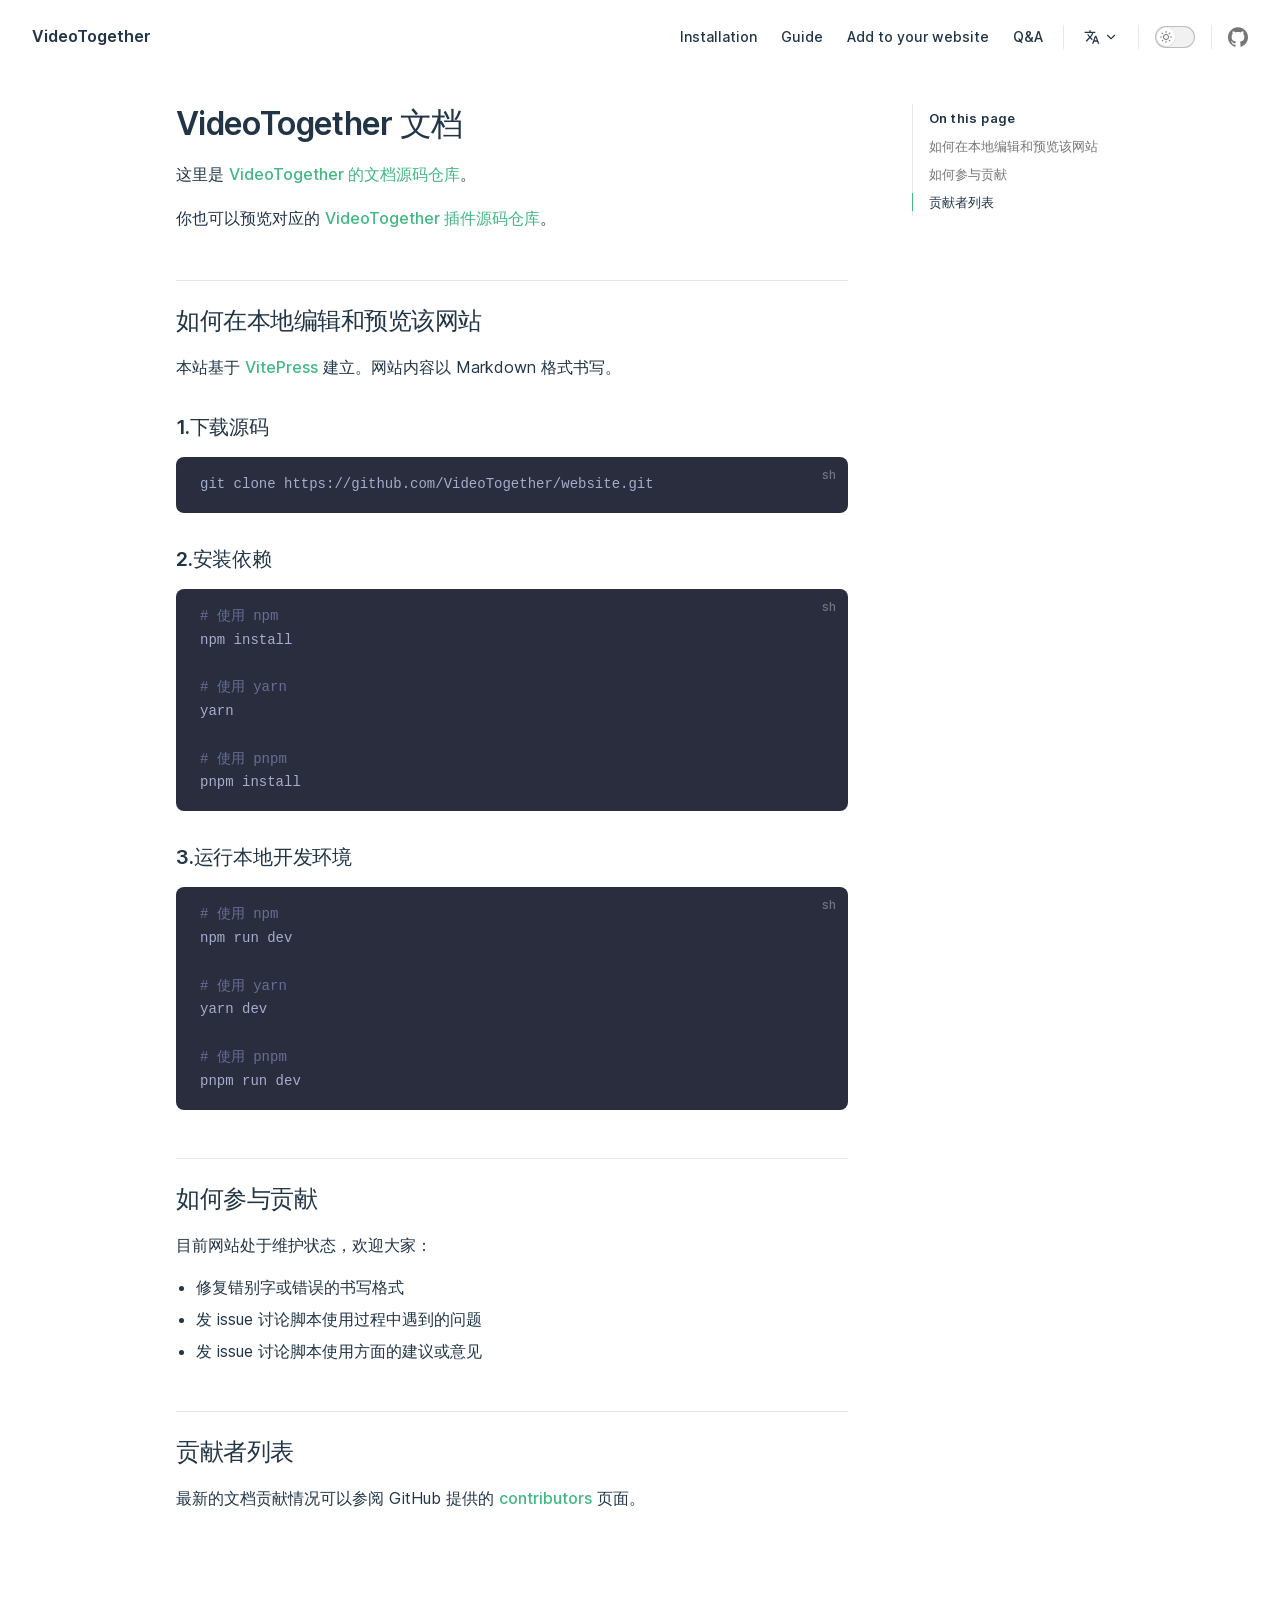
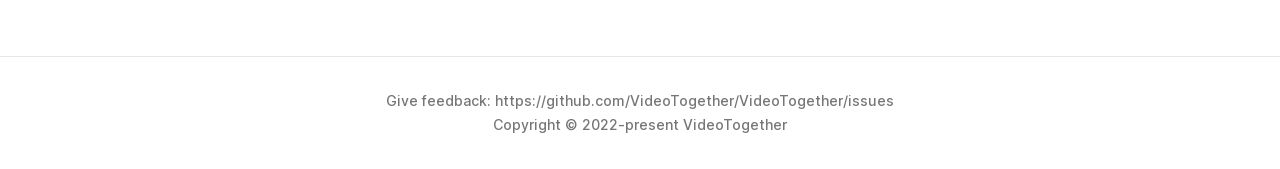
<file: README.html>
<!DOCTYPE html>
<html lang="en-US">
  <head>
    <meta charset="utf-8">
    <meta name="viewport" content="width=device-width,initial-scale=1">
    <title>VideoTogether 文档 | VideoTogether</title>
    <meta name="description" content="Watch videos online with your family and friends, no matter the distance between you">
    <link rel="stylesheet" href="/assets/style.af9cafa1.css">
    <link rel="modulepreload" href="/assets/app.f7382d9e.js">
    <link rel="modulepreload" href="/assets/README.md.c5fcf924.lean.js">
    
    <meta name="referrer" content="no-referrer">
  <meta http-equiv="Content-Security-Policy" content="upgrade-insecure-requests">
  <script id="check-dark-light">(()=>{const e=localStorage.getItem("vitepress-theme-appearance"),a=window.matchMedia("(prefers-color-scheme: dark)").matches;(!e||e==="auto"?a:e==="dark")&&document.documentElement.classList.add("dark")})();</script>
  </head>
  <body>
    <div id="app"><div class="Layout" data-v-ed7ead52><!--[--><!--]--><!--[--><span tabindex="-1" data-v-f637ee78></span><a href="#VPContent" class="VPSkipLink visually-hidden" data-v-f637ee78> Skip to content </a><!--]--><!----><header class="VPNav no-sidebar" data-v-ed7ead52 data-v-863eec2a><div class="VPNavBar" data-v-863eec2a data-v-447244bd><div class="container" data-v-447244bd><div class="VPNavBarTitle" data-v-447244bd data-v-aaed7263><a class="title" href="/" data-v-aaed7263><!--[--><!--]--><!----><!--[-->VideoTogether<!--]--><!--[--><!--]--></a></div><div class="content" data-v-447244bd><!--[--><!--]--><!----><nav aria-labelledby="main-nav-aria-label" class="VPNavBarMenu menu" data-v-447244bd data-v-d8cdd395><span id="main-nav-aria-label" class="visually-hidden" data-v-d8cdd395>Main Navigation</span><!--[--><!--[--><a class="VPLink link VPNavBarMenuLink" href="/en-us/guide/install.html" data-v-d8cdd395 data-v-08b6ef03 data-v-97a44ddd><!--[-->Installation<!--]--><!----></a><!--]--><!--[--><a class="VPLink link VPNavBarMenuLink" href="/en-us/guide/introduction.html" data-v-d8cdd395 data-v-08b6ef03 data-v-97a44ddd><!--[-->Guide<!--]--><!----></a><!--]--><!--[--><a class="VPLink link VPNavBarMenuLink" href="/en-us/guide/website.html" data-v-d8cdd395 data-v-08b6ef03 data-v-97a44ddd><!--[-->Add to your website<!--]--><!----></a><!--]--><!--[--><a class="VPLink link VPNavBarMenuLink" href="/en-us/guide/qa.html" data-v-d8cdd395 data-v-08b6ef03 data-v-97a44ddd><!--[-->Q&amp;A<!--]--><!----></a><!--]--><!--]--></nav><div class="VPFlyout VPNavBarTranslations translations" data-v-447244bd data-v-425d6581 data-v-aeb1c475><button type="button" class="button" aria-haspopup="true" aria-expanded="false" data-v-aeb1c475><span class="text" data-v-aeb1c475><svg xmlns="http://www.w3.org/2000/svg" aria-hidden="true" focusable="false" viewbox="0 0 24 24" class="option-icon" data-v-aeb1c475><path d="M0 0h24v24H0z" fill="none"></path><path d=" M12.87 15.07l-2.54-2.51.03-.03c1.74-1.94 2.98-4.17 3.71-6.53H17V4h-7V2H8v2H1v1.99h11.17C11.5 7.92 10.44 9.75 9 11.35 8.07 10.32 7.3 9.19 6.69 8h-2c.73 1.63 1.73 3.17 2.98 4.56l-5.09 5.02L4 19l5-5 3.11 3.11.76-2.04zM18.5 10h-2L12 22h2l1.12-3h4.75L21 22h2l-4.5-12zm-2.62 7l1.62-4.33L19.12 17h-3.24z " class="css-c4d79v"></path></svg>  <svg xmlns="http://www.w3.org/2000/svg" aria-hidden="true" focusable="false" viewbox="0 0 24 24" class="text-icon" data-v-aeb1c475><path d="M12,16c-0.3,0-0.5-0.1-0.7-0.3l-6-6c-0.4-0.4-0.4-1,0-1.4s1-0.4,1.4,0l5.3,5.3l5.3-5.3c0.4-0.4,1-0.4,1.4,0s0.4,1,0,1.4l-6,6C12.5,15.9,12.3,16,12,16z"></path></svg></span></button><div class="menu" data-v-aeb1c475><div class="VPMenu" data-v-aeb1c475 data-v-079aa243><!----><!--[--><!--[--><div class="items" data-v-425d6581><p class="title" data-v-425d6581></p><!--[--><div class="VPMenuLink" data-v-425d6581 data-v-d3c02515><a class="VPLink link" href="/zh-cn/" data-v-d3c02515 data-v-97a44ddd><!--[-->简体中文<!--]--><!----></a></div><div class="VPMenuLink" data-v-425d6581 data-v-d3c02515><a class="VPLink link" href="/en-us/" data-v-d3c02515 data-v-97a44ddd><!--[-->English<!--]--><!----></a></div><!--]--></div><!--]--><!--]--></div></div></div><div class="VPNavBarAppearance appearance" data-v-447244bd data-v-d70ebc80><button class="VPSwitch VPSwitchAppearance" type="button" role="switch" aria-label="toggle dark mode" aria-checked="false" data-v-d70ebc80 data-v-8f27749e data-v-e9a46395><span class="check" data-v-e9a46395><span class="icon" data-v-e9a46395><!--[--><svg xmlns="http://www.w3.org/2000/svg" aria-hidden="true" focusable="false" viewbox="0 0 24 24" class="sun" data-v-8f27749e><path d="M12,18c-3.3,0-6-2.7-6-6s2.7-6,6-6s6,2.7,6,6S15.3,18,12,18zM12,8c-2.2,0-4,1.8-4,4c0,2.2,1.8,4,4,4c2.2,0,4-1.8,4-4C16,9.8,14.2,8,12,8z"></path><path d="M12,4c-0.6,0-1-0.4-1-1V1c0-0.6,0.4-1,1-1s1,0.4,1,1v2C13,3.6,12.6,4,12,4z"></path><path d="M12,24c-0.6,0-1-0.4-1-1v-2c0-0.6,0.4-1,1-1s1,0.4,1,1v2C13,23.6,12.6,24,12,24z"></path><path d="M5.6,6.6c-0.3,0-0.5-0.1-0.7-0.3L3.5,4.9c-0.4-0.4-0.4-1,0-1.4s1-0.4,1.4,0l1.4,1.4c0.4,0.4,0.4,1,0,1.4C6.2,6.5,5.9,6.6,5.6,6.6z"></path><path d="M19.8,20.8c-0.3,0-0.5-0.1-0.7-0.3l-1.4-1.4c-0.4-0.4-0.4-1,0-1.4s1-0.4,1.4,0l1.4,1.4c0.4,0.4,0.4,1,0,1.4C20.3,20.7,20,20.8,19.8,20.8z"></path><path d="M3,13H1c-0.6,0-1-0.4-1-1s0.4-1,1-1h2c0.6,0,1,0.4,1,1S3.6,13,3,13z"></path><path d="M23,13h-2c-0.6,0-1-0.4-1-1s0.4-1,1-1h2c0.6,0,1,0.4,1,1S23.6,13,23,13z"></path><path d="M4.2,20.8c-0.3,0-0.5-0.1-0.7-0.3c-0.4-0.4-0.4-1,0-1.4l1.4-1.4c0.4-0.4,1-0.4,1.4,0s0.4,1,0,1.4l-1.4,1.4C4.7,20.7,4.5,20.8,4.2,20.8z"></path><path d="M18.4,6.6c-0.3,0-0.5-0.1-0.7-0.3c-0.4-0.4-0.4-1,0-1.4l1.4-1.4c0.4-0.4,1-0.4,1.4,0s0.4,1,0,1.4l-1.4,1.4C18.9,6.5,18.6,6.6,18.4,6.6z"></path></svg><svg xmlns="http://www.w3.org/2000/svg" aria-hidden="true" focusable="false" viewbox="0 0 24 24" class="moon" data-v-8f27749e><path d="M12.1,22c-0.3,0-0.6,0-0.9,0c-5.5-0.5-9.5-5.4-9-10.9c0.4-4.8,4.2-8.6,9-9c0.4,0,0.8,0.2,1,0.5c0.2,0.3,0.2,0.8-0.1,1.1c-2,2.7-1.4,6.4,1.3,8.4c2.1,1.6,5,1.6,7.1,0c0.3-0.2,0.7-0.3,1.1-0.1c0.3,0.2,0.5,0.6,0.5,1c-0.2,2.7-1.5,5.1-3.6,6.8C16.6,21.2,14.4,22,12.1,22zM9.3,4.4c-2.9,1-5,3.6-5.2,6.8c-0.4,4.4,2.8,8.3,7.2,8.7c2.1,0.2,4.2-0.4,5.8-1.8c1.1-0.9,1.9-2.1,2.4-3.4c-2.5,0.9-5.3,0.5-7.5-1.1C9.2,11.4,8.1,7.7,9.3,4.4z"></path></svg><!--]--></span></span></button></div><div class="VPSocialLinks VPNavBarSocialLinks social-links" data-v-447244bd data-v-6a2a6555 data-v-b8f6762d><!--[--><a class="VPSocialLink" href="https://github.com/VideoTogether/VideoTogether" target="_blank" rel="noopener" data-v-b8f6762d data-v-179ad0ea><svg role="img" viewBox="0 0 24 24" xmlns="http://www.w3.org/2000/svg"><title>GitHub</title><path d="M12 .297c-6.63 0-12 5.373-12 12 0 5.303 3.438 9.8 8.205 11.385.6.113.82-.258.82-.577 0-.285-.01-1.04-.015-2.04-3.338.724-4.042-1.61-4.042-1.61C4.422 18.07 3.633 17.7 3.633 17.7c-1.087-.744.084-.729.084-.729 1.205.084 1.838 1.236 1.838 1.236 1.07 1.835 2.809 1.305 3.495.998.108-.776.417-1.305.76-1.605-2.665-.3-5.466-1.332-5.466-5.93 0-1.31.465-2.38 1.235-3.22-.135-.303-.54-1.523.105-3.176 0 0 1.005-.322 3.3 1.23.96-.267 1.98-.399 3-.405 1.02.006 2.04.138 3 .405 2.28-1.552 3.285-1.23 3.285-1.23.645 1.653.24 2.873.12 3.176.765.84 1.23 1.91 1.23 3.22 0 4.61-2.805 5.625-5.475 5.92.42.36.81 1.096.81 2.22 0 1.606-.015 2.896-.015 3.286 0 .315.21.69.825.57C20.565 22.092 24 17.592 24 12.297c0-6.627-5.373-12-12-12"/></svg></a><!--]--></div><div class="VPFlyout VPNavBarExtra extra" data-v-447244bd data-v-b390db70 data-v-aeb1c475><button type="button" class="button" aria-haspopup="true" aria-expanded="false" aria-label="extra navigation" data-v-aeb1c475><svg xmlns="http://www.w3.org/2000/svg" aria-hidden="true" focusable="false" viewbox="0 0 24 24" class="icon" data-v-aeb1c475><circle cx="12" cy="12" r="2"></circle><circle cx="19" cy="12" r="2"></circle><circle cx="5" cy="12" r="2"></circle></svg></button><div class="menu" data-v-aeb1c475><div class="VPMenu" data-v-aeb1c475 data-v-079aa243><!----><!--[--><!--[--><div class="group" data-v-b390db70><p class="trans-title" data-v-b390db70></p><!--[--><div class="VPMenuLink" data-v-b390db70 data-v-d3c02515><a class="VPLink link" href="/zh-cn/" data-v-d3c02515 data-v-97a44ddd><!--[-->简体中文<!--]--><!----></a></div><div class="VPMenuLink" data-v-b390db70 data-v-d3c02515><a class="VPLink link" href="/en-us/" data-v-d3c02515 data-v-97a44ddd><!--[-->English<!--]--><!----></a></div><!--]--></div><div class="group" data-v-b390db70><div class="item appearance" data-v-b390db70><p class="label" data-v-b390db70>Appearance</p><div class="appearance-action" data-v-b390db70><button class="VPSwitch VPSwitchAppearance" type="button" role="switch" aria-label="toggle dark mode" aria-checked="false" data-v-b390db70 data-v-8f27749e data-v-e9a46395><span class="check" data-v-e9a46395><span class="icon" data-v-e9a46395><!--[--><svg xmlns="http://www.w3.org/2000/svg" aria-hidden="true" focusable="false" viewbox="0 0 24 24" class="sun" data-v-8f27749e><path d="M12,18c-3.3,0-6-2.7-6-6s2.7-6,6-6s6,2.7,6,6S15.3,18,12,18zM12,8c-2.2,0-4,1.8-4,4c0,2.2,1.8,4,4,4c2.2,0,4-1.8,4-4C16,9.8,14.2,8,12,8z"></path><path d="M12,4c-0.6,0-1-0.4-1-1V1c0-0.6,0.4-1,1-1s1,0.4,1,1v2C13,3.6,12.6,4,12,4z"></path><path d="M12,24c-0.6,0-1-0.4-1-1v-2c0-0.6,0.4-1,1-1s1,0.4,1,1v2C13,23.6,12.6,24,12,24z"></path><path d="M5.6,6.6c-0.3,0-0.5-0.1-0.7-0.3L3.5,4.9c-0.4-0.4-0.4-1,0-1.4s1-0.4,1.4,0l1.4,1.4c0.4,0.4,0.4,1,0,1.4C6.2,6.5,5.9,6.6,5.6,6.6z"></path><path d="M19.8,20.8c-0.3,0-0.5-0.1-0.7-0.3l-1.4-1.4c-0.4-0.4-0.4-1,0-1.4s1-0.4,1.4,0l1.4,1.4c0.4,0.4,0.4,1,0,1.4C20.3,20.7,20,20.8,19.8,20.8z"></path><path d="M3,13H1c-0.6,0-1-0.4-1-1s0.4-1,1-1h2c0.6,0,1,0.4,1,1S3.6,13,3,13z"></path><path d="M23,13h-2c-0.6,0-1-0.4-1-1s0.4-1,1-1h2c0.6,0,1,0.4,1,1S23.6,13,23,13z"></path><path d="M4.2,20.8c-0.3,0-0.5-0.1-0.7-0.3c-0.4-0.4-0.4-1,0-1.4l1.4-1.4c0.4-0.4,1-0.4,1.4,0s0.4,1,0,1.4l-1.4,1.4C4.7,20.7,4.5,20.8,4.2,20.8z"></path><path d="M18.4,6.6c-0.3,0-0.5-0.1-0.7-0.3c-0.4-0.4-0.4-1,0-1.4l1.4-1.4c0.4-0.4,1-0.4,1.4,0s0.4,1,0,1.4l-1.4,1.4C18.9,6.5,18.6,6.6,18.4,6.6z"></path></svg><svg xmlns="http://www.w3.org/2000/svg" aria-hidden="true" focusable="false" viewbox="0 0 24 24" class="moon" data-v-8f27749e><path d="M12.1,22c-0.3,0-0.6,0-0.9,0c-5.5-0.5-9.5-5.4-9-10.9c0.4-4.8,4.2-8.6,9-9c0.4,0,0.8,0.2,1,0.5c0.2,0.3,0.2,0.8-0.1,1.1c-2,2.7-1.4,6.4,1.3,8.4c2.1,1.6,5,1.6,7.1,0c0.3-0.2,0.7-0.3,1.1-0.1c0.3,0.2,0.5,0.6,0.5,1c-0.2,2.7-1.5,5.1-3.6,6.8C16.6,21.2,14.4,22,12.1,22zM9.3,4.4c-2.9,1-5,3.6-5.2,6.8c-0.4,4.4,2.8,8.3,7.2,8.7c2.1,0.2,4.2-0.4,5.8-1.8c1.1-0.9,1.9-2.1,2.4-3.4c-2.5,0.9-5.3,0.5-7.5-1.1C9.2,11.4,8.1,7.7,9.3,4.4z"></path></svg><!--]--></span></span></button></div></div></div><div class="group" data-v-b390db70><div class="item social-links" data-v-b390db70><div class="VPSocialLinks social-links-list" data-v-b390db70 data-v-b8f6762d><!--[--><a class="VPSocialLink" href="https://github.com/VideoTogether/VideoTogether" target="_blank" rel="noopener" data-v-b8f6762d data-v-179ad0ea><svg role="img" viewBox="0 0 24 24" xmlns="http://www.w3.org/2000/svg"><title>GitHub</title><path d="M12 .297c-6.63 0-12 5.373-12 12 0 5.303 3.438 9.8 8.205 11.385.6.113.82-.258.82-.577 0-.285-.01-1.04-.015-2.04-3.338.724-4.042-1.61-4.042-1.61C4.422 18.07 3.633 17.7 3.633 17.7c-1.087-.744.084-.729.084-.729 1.205.084 1.838 1.236 1.838 1.236 1.07 1.835 2.809 1.305 3.495.998.108-.776.417-1.305.76-1.605-2.665-.3-5.466-1.332-5.466-5.93 0-1.31.465-2.38 1.235-3.22-.135-.303-.54-1.523.105-3.176 0 0 1.005-.322 3.3 1.23.96-.267 1.98-.399 3-.405 1.02.006 2.04.138 3 .405 2.28-1.552 3.285-1.23 3.285-1.23.645 1.653.24 2.873.12 3.176.765.84 1.23 1.91 1.23 3.22 0 4.61-2.805 5.625-5.475 5.92.42.36.81 1.096.81 2.22 0 1.606-.015 2.896-.015 3.286 0 .315.21.69.825.57C20.565 22.092 24 17.592 24 12.297c0-6.627-5.373-12-12-12"/></svg></a><!--]--></div></div></div><!--]--><!--]--></div></div></div><!--[--><!--]--><button type="button" class="VPNavBarHamburger hamburger" aria-label="mobile navigation" aria-expanded="false" aria-controls="VPNavScreen" data-v-447244bd data-v-6bee1efd><span class="container" data-v-6bee1efd><span class="top" data-v-6bee1efd></span><span class="middle" data-v-6bee1efd></span><span class="bottom" data-v-6bee1efd></span></span></button></div></div></div><!----></header><!----><!----><div class="VPContent" id="VPContent" data-v-ed7ead52 data-v-fb299c16><div class="VPDoc has-aside" data-v-fb299c16 data-v-fa4af82c><div class="container" data-v-fa4af82c><div class="aside" data-v-fa4af82c><div class="aside-curtain" data-v-fa4af82c></div><div class="aside-container" data-v-fa4af82c><div class="aside-content" data-v-fa4af82c><div class="VPDocAside" data-v-fa4af82c data-v-c8158c08><!--[--><!--]--><!--[--><!--]--><div class="VPDocAsideOutline" data-v-c8158c08 data-v-1c535019><div class="content" data-v-1c535019><div class="outline-marker" data-v-1c535019></div><div class="outline-title" data-v-1c535019>On this page</div><nav aria-labelledby="doc-outline-aria-label" data-v-1c535019><span class="visually-hidden" id="doc-outline-aria-label" data-v-1c535019> Table of Contents for current page </span><ul class="root" data-v-1c535019 data-v-f1f7b818><!--[--><!--]--></ul></nav></div></div><!--[--><!--]--><div class="spacer" data-v-c8158c08></div><!--[--><!--]--><!----><!--[--><!--]--><!--[--><!--]--></div></div></div></div><div class="content" data-v-fa4af82c><div class="content-container" data-v-fa4af82c><!--[--><!--]--><main class="main" data-v-fa4af82c><div style="position:relative;" class="vp-doc _README" data-v-fa4af82c><div><h1 id="videotogether-文档" tabindex="-1">VideoTogether 文档 <a class="header-anchor" href="#videotogether-文档" aria-hidden="true">#</a></h1><p>这里是 <a href="https://github.com/VideoTogether/website" target="_blank" rel="noreferrer">VideoTogether 的文档源码仓库</a>。</p><p>你也可以预览对应的 <a href="https://github.com/VideoTogether/VideoTogether" target="_blank" rel="noreferrer">VideoTogether 插件源码仓库</a>。</p><h2 id="如何在本地编辑和预览该网站" tabindex="-1">如何在本地编辑和预览该网站 <a class="header-anchor" href="#如何在本地编辑和预览该网站" aria-hidden="true">#</a></h2><p>本站基于 <a href="https://github.com/vuejs/vitepress" target="_blank" rel="noreferrer">VitePress</a> 建立。网站内容以 Markdown 格式书写。</p><h3 id="_1-下载源码" tabindex="-1">1.下载源码 <a class="header-anchor" href="#_1-下载源码" aria-hidden="true">#</a></h3><div class="language-sh"><button title="Copy Code" class="copy"></button><span class="lang">sh</span><pre><code><span class="line"><span style="color:#A6ACCD;">git clone https://github.com/VideoTogether/website.git</span></span>
<span class="line"></span></code></pre></div><h3 id="_2-安装依赖" tabindex="-1">2.安装依赖 <a class="header-anchor" href="#_2-安装依赖" aria-hidden="true">#</a></h3><div class="language-sh"><button title="Copy Code" class="copy"></button><span class="lang">sh</span><pre><code><span class="line"><span style="color:#676E95;"># 使用 npm</span></span>
<span class="line"><span style="color:#A6ACCD;">npm install</span></span>
<span class="line"></span>
<span class="line"><span style="color:#676E95;"># 使用 yarn</span></span>
<span class="line"><span style="color:#A6ACCD;">yarn</span></span>
<span class="line"></span>
<span class="line"><span style="color:#676E95;"># 使用 pnpm</span></span>
<span class="line"><span style="color:#A6ACCD;">pnpm install</span></span>
<span class="line"></span></code></pre></div><h3 id="_3-运行本地开发环境" tabindex="-1">3.运行本地开发环境 <a class="header-anchor" href="#_3-运行本地开发环境" aria-hidden="true">#</a></h3><div class="language-sh"><button title="Copy Code" class="copy"></button><span class="lang">sh</span><pre><code><span class="line"><span style="color:#676E95;"># 使用 npm</span></span>
<span class="line"><span style="color:#A6ACCD;">npm run dev</span></span>
<span class="line"></span>
<span class="line"><span style="color:#676E95;"># 使用 yarn</span></span>
<span class="line"><span style="color:#A6ACCD;">yarn dev</span></span>
<span class="line"></span>
<span class="line"><span style="color:#676E95;"># 使用 pnpm</span></span>
<span class="line"><span style="color:#A6ACCD;">pnpm run dev</span></span>
<span class="line"></span></code></pre></div><h2 id="如何参与贡献" tabindex="-1">如何参与贡献 <a class="header-anchor" href="#如何参与贡献" aria-hidden="true">#</a></h2><p>目前网站处于维护状态，欢迎大家：</p><ul><li>修复错别字或错误的书写格式</li><li>发 issue 讨论脚本使用过程中遇到的问题</li><li>发 issue 讨论脚本使用方面的建议或意见</li></ul><h2 id="贡献者列表" tabindex="-1">贡献者列表 <a class="header-anchor" href="#贡献者列表" aria-hidden="true">#</a></h2><p>最新的文档贡献情况可以参阅 GitHub 提供的 <a href="https://github.com/VideoTogether/website/graphs/contributors" target="_blank" rel="noreferrer">contributors</a> 页面。</p></div></div></main><!--[--><!--]--><!----><!--[--><!--]--></div></div></div></div></div><footer class="VPFooter" data-v-ed7ead52 data-v-13fad65a><div class="container" data-v-13fad65a><p class="message" data-v-13fad65a>Give feedback: https://github.com/VideoTogether/VideoTogether/issues</p><p class="copyright" data-v-13fad65a>Copyright © 2022-present VideoTogether</p></div></footer><!--[--><!--]--></div></div>
    <script>__VP_HASH_MAP__ = JSON.parse("{\"readme.md\":\"c5fcf924\",\"en-us_easyshare.md\":\"463095e9\",\"en-us_guide_install.md\":\"5e4352c5\",\"en-us_guide_introduction.md\":\"a7c817cb\",\"en-us_guide_local.md\":\"a224acc7\",\"en-us_guide_qa.md\":\"db6a8e3a\",\"en-us_guide_website.md\":\"c98b4f24\",\"en-us_index.md\":\"85170fe4\",\"guide_qa.md\":\"8f762ed2\",\"guide_website_qa.md\":\"58b57c1c\",\"index.md\":\"f2c2bb67\",\"public.md\":\"b3a3005f\",\"support_systemstatus.md\":\"2f335112\",\"theme.md\":\"c6d41707\",\"usage.md\":\"a7607c7d\",\"zh-cn_easyshare.md\":\"18e2a67b\",\"zh-cn_guide_edge.md\":\"9529dfbd\",\"zh-cn_guide_install.md\":\"f4fe5427\",\"zh-cn_guide_introduction.md\":\"8fcc9939\",\"zh-cn_guide_local.md\":\"c94fbb71\",\"zh-cn_guide_qa.md\":\"74249159\",\"zh-cn_guide_website.md\":\"935a419e\",\"zh-cn_guide_website_qa.md\":\"d3368a4f\",\"zh-cn_guide_website_setting.md\":\"6345230c\",\"zh-cn_index.md\":\"ab5f33a7\"}")</script>
    <script type="module" async src="/assets/app.f7382d9e.js"></script>
    
  </body>
</html>
</file>
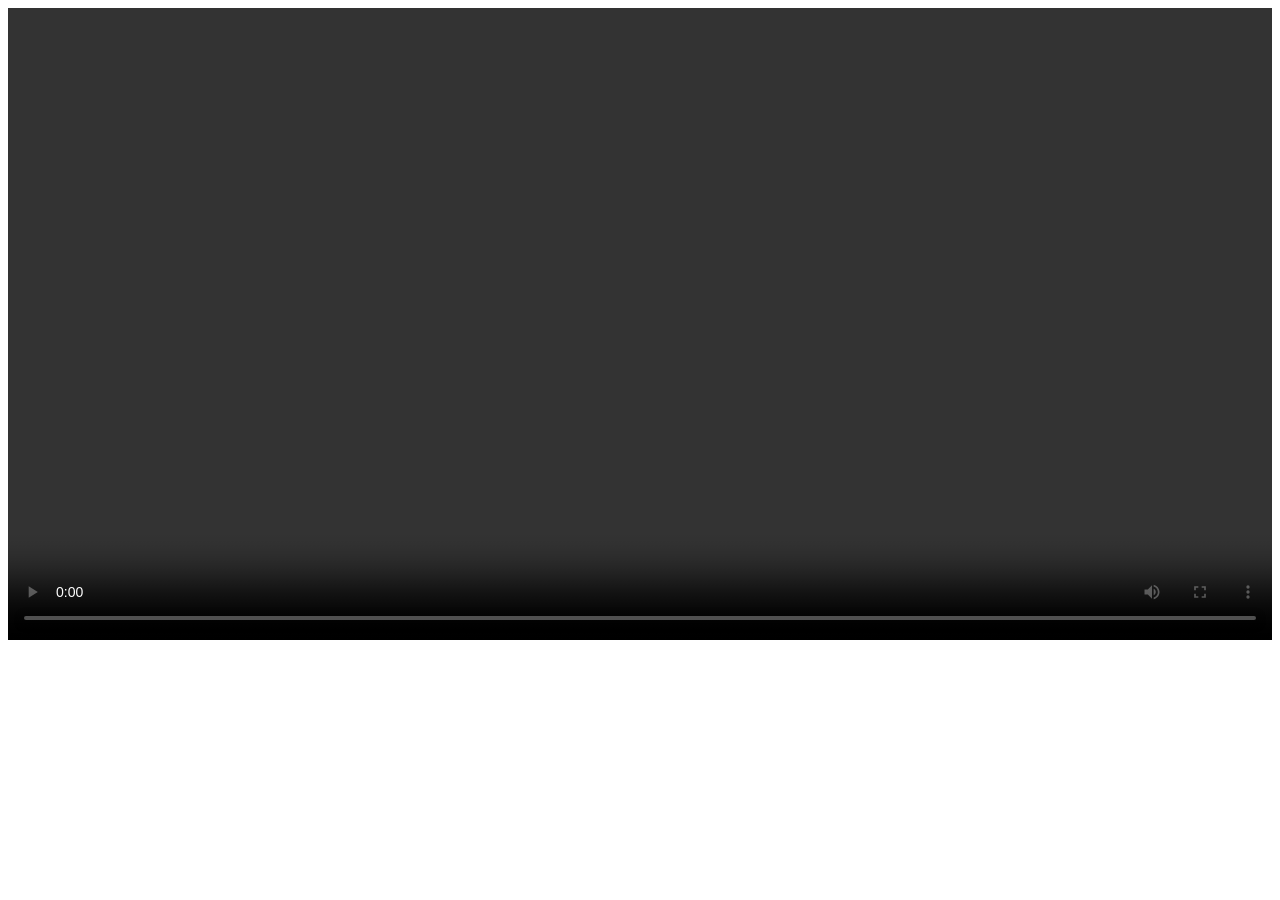
<file: test.html>
<head>
    <script src="https://cdn.bootcdn.net/ajax/libs/hls.js/1.2.1/hls.js"></script>
</head>

<body>
    <video controls></video>
    <script>
        (async function () {

            window.VideoTogetherEasyShareMemberSite = true;
            const m3u8Url = decodeURIComponent(window.location.hash.substring(1));
            setInterval(() => {
                if (m3u8Url != decodeURIComponent(window.location.hash.substring(1))) {
                    window.location.reload();
                }
            }, 1000)
            let playerHtml = await (await fetch('./superplayer.html?x=' + Date.now())).text();
            console.log(btoa(playerHtml));
            let iframe = document.createElement("iframe");
            iframe.style.display = 'none'
            iframe.src = "data:text/html;base64," + btoa(playerHtml);
            document.body.appendChild(iframe);
            // this can be hack, but I think the hack can do nothing in this page
            // SEO AD?
            // playerHtml = playerHtml.replace('M3U8_URL', m3u8Url.replace(/'/g, ""));
            const hlsVideo = document.querySelector("video");
            const blobCache = {}
            window.blobCache = blobCache;
            window.addEventListener("message", e => {
                if (e.data.method == "fetchResponse") {
                    blobCache[e.data.url] = e.data.blob;
                }
            })
            async function superFetch(url) {
                return new Promise(async (res, rej) => {
                    try {
                        let blob = await (await fetch(url)).blob();
                        blobCache[url] = blob;
                        res(blob);
                    } catch (e) { }
                    let id;
                    try {
                        iframe.contentWindow.postMessage({
                            method: "fetch",
                            url: url
                        }, '*');
                        id = setInterval(() => {
                            if (blobCache[url] != undefined) {
                                res(blobCache[url]);
                                console.log("id", id);
                                clearInterval(id);
                            }
                        }, 200);
                    } catch (e) { }
                    setTimeout(() => {
                        rej(null);
                        clearInterval(id);
                    }, 5000);
                });
            }

            if (Hls.isSupported()) {
                var hls = new Hls({
                    pLoader: class CustomLoader extends Hls.DefaultConfig.loader {
                        load(context, config, callbacks) {
                            console.log(context);
                            super.load(context, config, callbacks);
                        }
                    },
                    fLoader: class CustomFLoader extends Hls.DefaultConfig.loader {
                        async load(context, config, callbacks) {
                            try {
                                let url = await videoTogetherExtension.FetchRemoteRealUrl(context.frag.baseurl, context.frag.sn, context.url);
                                context.url = URL.createObjectURL(await superFetch(url));
                                console.log("remote url", url);
                            } catch (e) { console.error(e, "FetchRemoteRealUrl") }
                            super.load(context, config, callbacks);
                        }
                    },
                    autoStartLoad: true,
                });

                hls.on(Hls.Events.ERROR, function (errMes) {
                    console.error(errMes);
                });
                hls.attachMedia(hlsVideo);
                hls.on(Hls.Events.MEDIA_ATTACHED, function () {
                    hls.loadSource(m3u8Url);
                })
                hlsVideo.load();
            }



        })()
    </script>
    <style>
        video {
            width: 100%;
        }
    </style>
</body>
</file>
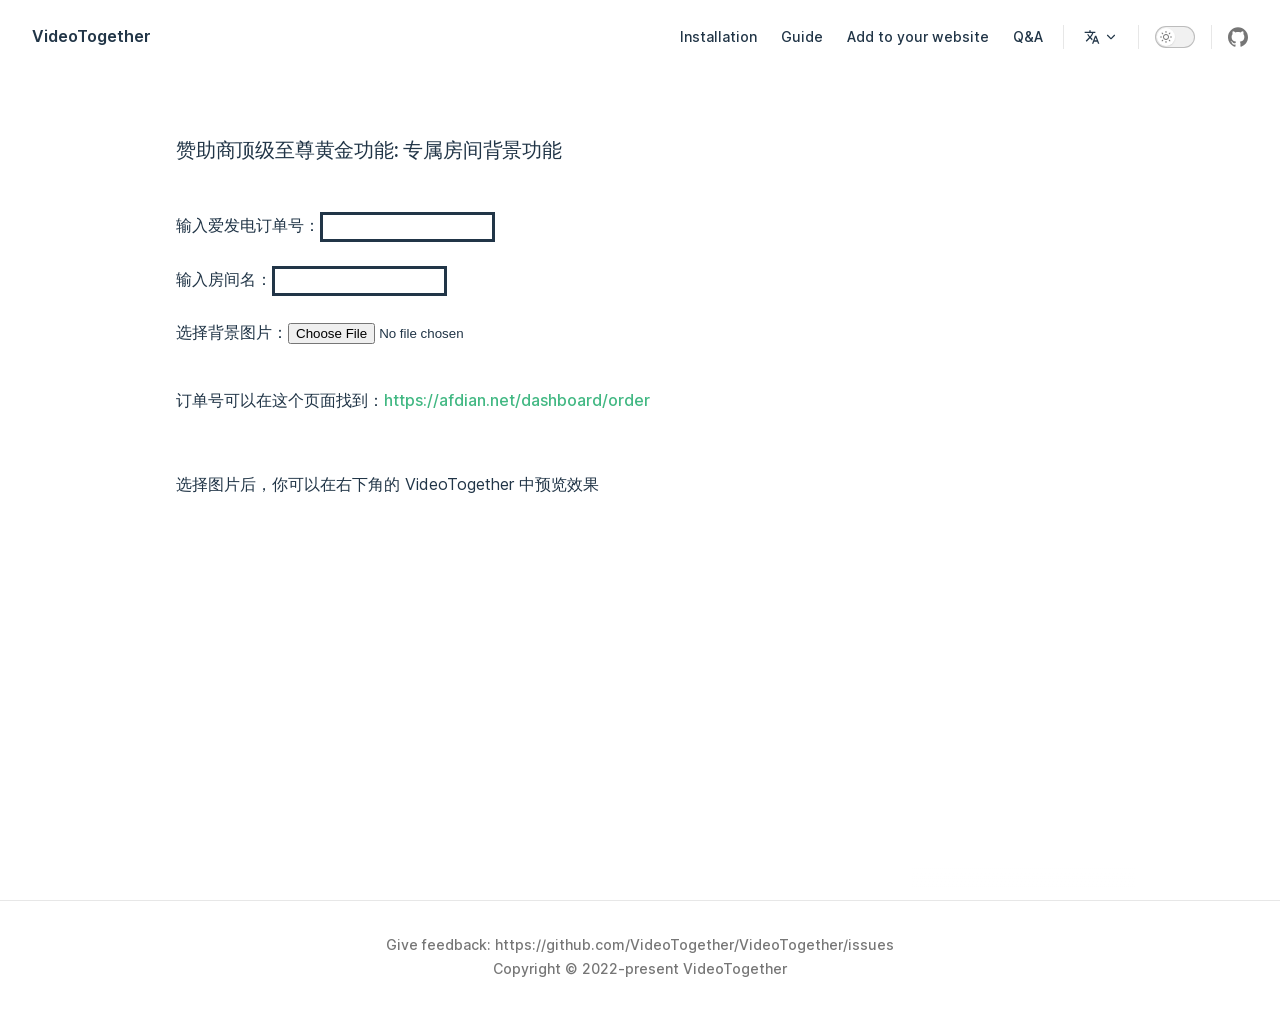
<file: theme.html>
<!DOCTYPE html>
<html lang="en-US">
  <head>
    <meta charset="utf-8">
    <meta name="viewport" content="width=device-width,initial-scale=1">
    <title>VideoTogether | VideoTogether</title>
    <meta name="description" content="Watch videos online with your family and friends, no matter the distance between you">
    <link rel="stylesheet" href="/assets/style.af9cafa1.css">
    <link rel="modulepreload" href="/assets/app.f7382d9e.js">
    <link rel="modulepreload" href="/assets/theme.md.c6d41707.lean.js">
    
    <meta name="referrer" content="no-referrer">
  <meta http-equiv="Content-Security-Policy" content="upgrade-insecure-requests">
  <script id="check-dark-light">(()=>{const e=localStorage.getItem("vitepress-theme-appearance"),a=window.matchMedia("(prefers-color-scheme: dark)").matches;(!e||e==="auto"?a:e==="dark")&&document.documentElement.classList.add("dark")})();</script>
  </head>
  <body>
    <div id="app"><div class="Layout" data-v-ed7ead52><!--[--><!--]--><!--[--><span tabindex="-1" data-v-f637ee78></span><a href="#VPContent" class="VPSkipLink visually-hidden" data-v-f637ee78> Skip to content </a><!--]--><!----><header class="VPNav no-sidebar" data-v-ed7ead52 data-v-863eec2a><div class="VPNavBar" data-v-863eec2a data-v-447244bd><div class="container" data-v-447244bd><div class="VPNavBarTitle" data-v-447244bd data-v-aaed7263><a class="title" href="/" data-v-aaed7263><!--[--><!--]--><!----><!--[-->VideoTogether<!--]--><!--[--><!--]--></a></div><div class="content" data-v-447244bd><!--[--><!--]--><!----><nav aria-labelledby="main-nav-aria-label" class="VPNavBarMenu menu" data-v-447244bd data-v-d8cdd395><span id="main-nav-aria-label" class="visually-hidden" data-v-d8cdd395>Main Navigation</span><!--[--><!--[--><a class="VPLink link VPNavBarMenuLink" href="/en-us/guide/install.html" data-v-d8cdd395 data-v-08b6ef03 data-v-97a44ddd><!--[-->Installation<!--]--><!----></a><!--]--><!--[--><a class="VPLink link VPNavBarMenuLink" href="/en-us/guide/introduction.html" data-v-d8cdd395 data-v-08b6ef03 data-v-97a44ddd><!--[-->Guide<!--]--><!----></a><!--]--><!--[--><a class="VPLink link VPNavBarMenuLink" href="/en-us/guide/website.html" data-v-d8cdd395 data-v-08b6ef03 data-v-97a44ddd><!--[-->Add to your website<!--]--><!----></a><!--]--><!--[--><a class="VPLink link VPNavBarMenuLink" href="/en-us/guide/qa.html" data-v-d8cdd395 data-v-08b6ef03 data-v-97a44ddd><!--[-->Q&amp;A<!--]--><!----></a><!--]--><!--]--></nav><div class="VPFlyout VPNavBarTranslations translations" data-v-447244bd data-v-425d6581 data-v-aeb1c475><button type="button" class="button" aria-haspopup="true" aria-expanded="false" data-v-aeb1c475><span class="text" data-v-aeb1c475><svg xmlns="http://www.w3.org/2000/svg" aria-hidden="true" focusable="false" viewbox="0 0 24 24" class="option-icon" data-v-aeb1c475><path d="M0 0h24v24H0z" fill="none"></path><path d=" M12.87 15.07l-2.54-2.51.03-.03c1.74-1.94 2.98-4.17 3.71-6.53H17V4h-7V2H8v2H1v1.99h11.17C11.5 7.92 10.44 9.75 9 11.35 8.07 10.32 7.3 9.19 6.69 8h-2c.73 1.63 1.73 3.17 2.98 4.56l-5.09 5.02L4 19l5-5 3.11 3.11.76-2.04zM18.5 10h-2L12 22h2l1.12-3h4.75L21 22h2l-4.5-12zm-2.62 7l1.62-4.33L19.12 17h-3.24z " class="css-c4d79v"></path></svg>  <svg xmlns="http://www.w3.org/2000/svg" aria-hidden="true" focusable="false" viewbox="0 0 24 24" class="text-icon" data-v-aeb1c475><path d="M12,16c-0.3,0-0.5-0.1-0.7-0.3l-6-6c-0.4-0.4-0.4-1,0-1.4s1-0.4,1.4,0l5.3,5.3l5.3-5.3c0.4-0.4,1-0.4,1.4,0s0.4,1,0,1.4l-6,6C12.5,15.9,12.3,16,12,16z"></path></svg></span></button><div class="menu" data-v-aeb1c475><div class="VPMenu" data-v-aeb1c475 data-v-079aa243><!----><!--[--><!--[--><div class="items" data-v-425d6581><p class="title" data-v-425d6581></p><!--[--><div class="VPMenuLink" data-v-425d6581 data-v-d3c02515><a class="VPLink link" href="/zh-cn/" data-v-d3c02515 data-v-97a44ddd><!--[-->简体中文<!--]--><!----></a></div><div class="VPMenuLink" data-v-425d6581 data-v-d3c02515><a class="VPLink link" href="/en-us/" data-v-d3c02515 data-v-97a44ddd><!--[-->English<!--]--><!----></a></div><!--]--></div><!--]--><!--]--></div></div></div><div class="VPNavBarAppearance appearance" data-v-447244bd data-v-d70ebc80><button class="VPSwitch VPSwitchAppearance" type="button" role="switch" aria-label="toggle dark mode" aria-checked="false" data-v-d70ebc80 data-v-8f27749e data-v-e9a46395><span class="check" data-v-e9a46395><span class="icon" data-v-e9a46395><!--[--><svg xmlns="http://www.w3.org/2000/svg" aria-hidden="true" focusable="false" viewbox="0 0 24 24" class="sun" data-v-8f27749e><path d="M12,18c-3.3,0-6-2.7-6-6s2.7-6,6-6s6,2.7,6,6S15.3,18,12,18zM12,8c-2.2,0-4,1.8-4,4c0,2.2,1.8,4,4,4c2.2,0,4-1.8,4-4C16,9.8,14.2,8,12,8z"></path><path d="M12,4c-0.6,0-1-0.4-1-1V1c0-0.6,0.4-1,1-1s1,0.4,1,1v2C13,3.6,12.6,4,12,4z"></path><path d="M12,24c-0.6,0-1-0.4-1-1v-2c0-0.6,0.4-1,1-1s1,0.4,1,1v2C13,23.6,12.6,24,12,24z"></path><path d="M5.6,6.6c-0.3,0-0.5-0.1-0.7-0.3L3.5,4.9c-0.4-0.4-0.4-1,0-1.4s1-0.4,1.4,0l1.4,1.4c0.4,0.4,0.4,1,0,1.4C6.2,6.5,5.9,6.6,5.6,6.6z"></path><path d="M19.8,20.8c-0.3,0-0.5-0.1-0.7-0.3l-1.4-1.4c-0.4-0.4-0.4-1,0-1.4s1-0.4,1.4,0l1.4,1.4c0.4,0.4,0.4,1,0,1.4C20.3,20.7,20,20.8,19.8,20.8z"></path><path d="M3,13H1c-0.6,0-1-0.4-1-1s0.4-1,1-1h2c0.6,0,1,0.4,1,1S3.6,13,3,13z"></path><path d="M23,13h-2c-0.6,0-1-0.4-1-1s0.4-1,1-1h2c0.6,0,1,0.4,1,1S23.6,13,23,13z"></path><path d="M4.2,20.8c-0.3,0-0.5-0.1-0.7-0.3c-0.4-0.4-0.4-1,0-1.4l1.4-1.4c0.4-0.4,1-0.4,1.4,0s0.4,1,0,1.4l-1.4,1.4C4.7,20.7,4.5,20.8,4.2,20.8z"></path><path d="M18.4,6.6c-0.3,0-0.5-0.1-0.7-0.3c-0.4-0.4-0.4-1,0-1.4l1.4-1.4c0.4-0.4,1-0.4,1.4,0s0.4,1,0,1.4l-1.4,1.4C18.9,6.5,18.6,6.6,18.4,6.6z"></path></svg><svg xmlns="http://www.w3.org/2000/svg" aria-hidden="true" focusable="false" viewbox="0 0 24 24" class="moon" data-v-8f27749e><path d="M12.1,22c-0.3,0-0.6,0-0.9,0c-5.5-0.5-9.5-5.4-9-10.9c0.4-4.8,4.2-8.6,9-9c0.4,0,0.8,0.2,1,0.5c0.2,0.3,0.2,0.8-0.1,1.1c-2,2.7-1.4,6.4,1.3,8.4c2.1,1.6,5,1.6,7.1,0c0.3-0.2,0.7-0.3,1.1-0.1c0.3,0.2,0.5,0.6,0.5,1c-0.2,2.7-1.5,5.1-3.6,6.8C16.6,21.2,14.4,22,12.1,22zM9.3,4.4c-2.9,1-5,3.6-5.2,6.8c-0.4,4.4,2.8,8.3,7.2,8.7c2.1,0.2,4.2-0.4,5.8-1.8c1.1-0.9,1.9-2.1,2.4-3.4c-2.5,0.9-5.3,0.5-7.5-1.1C9.2,11.4,8.1,7.7,9.3,4.4z"></path></svg><!--]--></span></span></button></div><div class="VPSocialLinks VPNavBarSocialLinks social-links" data-v-447244bd data-v-6a2a6555 data-v-b8f6762d><!--[--><a class="VPSocialLink" href="https://github.com/VideoTogether/VideoTogether" target="_blank" rel="noopener" data-v-b8f6762d data-v-179ad0ea><svg role="img" viewBox="0 0 24 24" xmlns="http://www.w3.org/2000/svg"><title>GitHub</title><path d="M12 .297c-6.63 0-12 5.373-12 12 0 5.303 3.438 9.8 8.205 11.385.6.113.82-.258.82-.577 0-.285-.01-1.04-.015-2.04-3.338.724-4.042-1.61-4.042-1.61C4.422 18.07 3.633 17.7 3.633 17.7c-1.087-.744.084-.729.084-.729 1.205.084 1.838 1.236 1.838 1.236 1.07 1.835 2.809 1.305 3.495.998.108-.776.417-1.305.76-1.605-2.665-.3-5.466-1.332-5.466-5.93 0-1.31.465-2.38 1.235-3.22-.135-.303-.54-1.523.105-3.176 0 0 1.005-.322 3.3 1.23.96-.267 1.98-.399 3-.405 1.02.006 2.04.138 3 .405 2.28-1.552 3.285-1.23 3.285-1.23.645 1.653.24 2.873.12 3.176.765.84 1.23 1.91 1.23 3.22 0 4.61-2.805 5.625-5.475 5.92.42.36.81 1.096.81 2.22 0 1.606-.015 2.896-.015 3.286 0 .315.21.69.825.57C20.565 22.092 24 17.592 24 12.297c0-6.627-5.373-12-12-12"/></svg></a><!--]--></div><div class="VPFlyout VPNavBarExtra extra" data-v-447244bd data-v-b390db70 data-v-aeb1c475><button type="button" class="button" aria-haspopup="true" aria-expanded="false" aria-label="extra navigation" data-v-aeb1c475><svg xmlns="http://www.w3.org/2000/svg" aria-hidden="true" focusable="false" viewbox="0 0 24 24" class="icon" data-v-aeb1c475><circle cx="12" cy="12" r="2"></circle><circle cx="19" cy="12" r="2"></circle><circle cx="5" cy="12" r="2"></circle></svg></button><div class="menu" data-v-aeb1c475><div class="VPMenu" data-v-aeb1c475 data-v-079aa243><!----><!--[--><!--[--><div class="group" data-v-b390db70><p class="trans-title" data-v-b390db70></p><!--[--><div class="VPMenuLink" data-v-b390db70 data-v-d3c02515><a class="VPLink link" href="/zh-cn/" data-v-d3c02515 data-v-97a44ddd><!--[-->简体中文<!--]--><!----></a></div><div class="VPMenuLink" data-v-b390db70 data-v-d3c02515><a class="VPLink link" href="/en-us/" data-v-d3c02515 data-v-97a44ddd><!--[-->English<!--]--><!----></a></div><!--]--></div><div class="group" data-v-b390db70><div class="item appearance" data-v-b390db70><p class="label" data-v-b390db70>Appearance</p><div class="appearance-action" data-v-b390db70><button class="VPSwitch VPSwitchAppearance" type="button" role="switch" aria-label="toggle dark mode" aria-checked="false" data-v-b390db70 data-v-8f27749e data-v-e9a46395><span class="check" data-v-e9a46395><span class="icon" data-v-e9a46395><!--[--><svg xmlns="http://www.w3.org/2000/svg" aria-hidden="true" focusable="false" viewbox="0 0 24 24" class="sun" data-v-8f27749e><path d="M12,18c-3.3,0-6-2.7-6-6s2.7-6,6-6s6,2.7,6,6S15.3,18,12,18zM12,8c-2.2,0-4,1.8-4,4c0,2.2,1.8,4,4,4c2.2,0,4-1.8,4-4C16,9.8,14.2,8,12,8z"></path><path d="M12,4c-0.6,0-1-0.4-1-1V1c0-0.6,0.4-1,1-1s1,0.4,1,1v2C13,3.6,12.6,4,12,4z"></path><path d="M12,24c-0.6,0-1-0.4-1-1v-2c0-0.6,0.4-1,1-1s1,0.4,1,1v2C13,23.6,12.6,24,12,24z"></path><path d="M5.6,6.6c-0.3,0-0.5-0.1-0.7-0.3L3.5,4.9c-0.4-0.4-0.4-1,0-1.4s1-0.4,1.4,0l1.4,1.4c0.4,0.4,0.4,1,0,1.4C6.2,6.5,5.9,6.6,5.6,6.6z"></path><path d="M19.8,20.8c-0.3,0-0.5-0.1-0.7-0.3l-1.4-1.4c-0.4-0.4-0.4-1,0-1.4s1-0.4,1.4,0l1.4,1.4c0.4,0.4,0.4,1,0,1.4C20.3,20.7,20,20.8,19.8,20.8z"></path><path d="M3,13H1c-0.6,0-1-0.4-1-1s0.4-1,1-1h2c0.6,0,1,0.4,1,1S3.6,13,3,13z"></path><path d="M23,13h-2c-0.6,0-1-0.4-1-1s0.4-1,1-1h2c0.6,0,1,0.4,1,1S23.6,13,23,13z"></path><path d="M4.2,20.8c-0.3,0-0.5-0.1-0.7-0.3c-0.4-0.4-0.4-1,0-1.4l1.4-1.4c0.4-0.4,1-0.4,1.4,0s0.4,1,0,1.4l-1.4,1.4C4.7,20.7,4.5,20.8,4.2,20.8z"></path><path d="M18.4,6.6c-0.3,0-0.5-0.1-0.7-0.3c-0.4-0.4-0.4-1,0-1.4l1.4-1.4c0.4-0.4,1-0.4,1.4,0s0.4,1,0,1.4l-1.4,1.4C18.9,6.5,18.6,6.6,18.4,6.6z"></path></svg><svg xmlns="http://www.w3.org/2000/svg" aria-hidden="true" focusable="false" viewbox="0 0 24 24" class="moon" data-v-8f27749e><path d="M12.1,22c-0.3,0-0.6,0-0.9,0c-5.5-0.5-9.5-5.4-9-10.9c0.4-4.8,4.2-8.6,9-9c0.4,0,0.8,0.2,1,0.5c0.2,0.3,0.2,0.8-0.1,1.1c-2,2.7-1.4,6.4,1.3,8.4c2.1,1.6,5,1.6,7.1,0c0.3-0.2,0.7-0.3,1.1-0.1c0.3,0.2,0.5,0.6,0.5,1c-0.2,2.7-1.5,5.1-3.6,6.8C16.6,21.2,14.4,22,12.1,22zM9.3,4.4c-2.9,1-5,3.6-5.2,6.8c-0.4,4.4,2.8,8.3,7.2,8.7c2.1,0.2,4.2-0.4,5.8-1.8c1.1-0.9,1.9-2.1,2.4-3.4c-2.5,0.9-5.3,0.5-7.5-1.1C9.2,11.4,8.1,7.7,9.3,4.4z"></path></svg><!--]--></span></span></button></div></div></div><div class="group" data-v-b390db70><div class="item social-links" data-v-b390db70><div class="VPSocialLinks social-links-list" data-v-b390db70 data-v-b8f6762d><!--[--><a class="VPSocialLink" href="https://github.com/VideoTogether/VideoTogether" target="_blank" rel="noopener" data-v-b8f6762d data-v-179ad0ea><svg role="img" viewBox="0 0 24 24" xmlns="http://www.w3.org/2000/svg"><title>GitHub</title><path d="M12 .297c-6.63 0-12 5.373-12 12 0 5.303 3.438 9.8 8.205 11.385.6.113.82-.258.82-.577 0-.285-.01-1.04-.015-2.04-3.338.724-4.042-1.61-4.042-1.61C4.422 18.07 3.633 17.7 3.633 17.7c-1.087-.744.084-.729.084-.729 1.205.084 1.838 1.236 1.838 1.236 1.07 1.835 2.809 1.305 3.495.998.108-.776.417-1.305.76-1.605-2.665-.3-5.466-1.332-5.466-5.93 0-1.31.465-2.38 1.235-3.22-.135-.303-.54-1.523.105-3.176 0 0 1.005-.322 3.3 1.23.96-.267 1.98-.399 3-.405 1.02.006 2.04.138 3 .405 2.28-1.552 3.285-1.23 3.285-1.23.645 1.653.24 2.873.12 3.176.765.84 1.23 1.91 1.23 3.22 0 4.61-2.805 5.625-5.475 5.92.42.36.81 1.096.81 2.22 0 1.606-.015 2.896-.015 3.286 0 .315.21.69.825.57C20.565 22.092 24 17.592 24 12.297c0-6.627-5.373-12-12-12"/></svg></a><!--]--></div></div></div><!--]--><!--]--></div></div></div><!--[--><!--]--><button type="button" class="VPNavBarHamburger hamburger" aria-label="mobile navigation" aria-expanded="false" aria-controls="VPNavScreen" data-v-447244bd data-v-6bee1efd><span class="container" data-v-6bee1efd><span class="top" data-v-6bee1efd></span><span class="middle" data-v-6bee1efd></span><span class="bottom" data-v-6bee1efd></span></span></button></div></div></div><!----></header><!----><!----><div class="VPContent" id="VPContent" data-v-ed7ead52 data-v-fb299c16><div class="VPDoc has-aside" data-v-fb299c16 data-v-fa4af82c><div class="container" data-v-fa4af82c><div class="aside" data-v-fa4af82c><div class="aside-curtain" data-v-fa4af82c></div><div class="aside-container" data-v-fa4af82c><div class="aside-content" data-v-fa4af82c><div class="VPDocAside" data-v-fa4af82c data-v-c8158c08><!--[--><!--]--><!--[--><!--]--><div class="VPDocAsideOutline" data-v-c8158c08 data-v-1c535019><div class="content" data-v-1c535019><div class="outline-marker" data-v-1c535019></div><div class="outline-title" data-v-1c535019>On this page</div><nav aria-labelledby="doc-outline-aria-label" data-v-1c535019><span class="visually-hidden" id="doc-outline-aria-label" data-v-1c535019> Table of Contents for current page </span><ul class="root" data-v-1c535019 data-v-f1f7b818><!--[--><!--]--></ul></nav></div></div><!--[--><!--]--><div class="spacer" data-v-c8158c08></div><!--[--><!--]--><!----><!--[--><!--]--><!--[--><!--]--></div></div></div></div><div class="content" data-v-fa4af82c><div class="content-container" data-v-fa4af82c><!--[--><!--]--><main class="main" data-v-fa4af82c><div style="position:relative;" class="vp-doc _theme" data-v-fa4af82c><div><!--[--><h3>赞助商顶级至尊黄金功能: 专属房间背景功能</h3><br><br><label for="imageInput">输入爱发电订单号：</label><input type="text" id="orderInput" style="border:solid;"><br><br><label for="imageInput">输入房间名：</label><input type="text" id="orderInput" style="border:solid;"><br><br><label for="imageInput">选择背景图片：</label><input type="file" accept="image/*" id="imageInput"><br><br><p>订单号可以在这个页面找到：<a href="https://afdian.net/dashboard/order">https://afdian.net/dashboard/order</a></p><br><p>选择图片后，你可以在右下角的 VideoTogether 中预览效果</p><!--]--></div></div></main><!--[--><!--]--><!----><!--[--><!--]--></div></div></div></div></div><footer class="VPFooter" data-v-ed7ead52 data-v-13fad65a><div class="container" data-v-13fad65a><p class="message" data-v-13fad65a>Give feedback: https://github.com/VideoTogether/VideoTogether/issues</p><p class="copyright" data-v-13fad65a>Copyright © 2022-present VideoTogether</p></div></footer><!--[--><!--]--></div></div>
    <script>__VP_HASH_MAP__ = JSON.parse("{\"readme.md\":\"c5fcf924\",\"en-us_easyshare.md\":\"463095e9\",\"en-us_guide_install.md\":\"5e4352c5\",\"en-us_guide_introduction.md\":\"a7c817cb\",\"en-us_guide_local.md\":\"a224acc7\",\"en-us_guide_qa.md\":\"db6a8e3a\",\"en-us_guide_website.md\":\"c98b4f24\",\"en-us_index.md\":\"85170fe4\",\"guide_qa.md\":\"8f762ed2\",\"guide_website_qa.md\":\"58b57c1c\",\"index.md\":\"f2c2bb67\",\"public.md\":\"b3a3005f\",\"support_systemstatus.md\":\"2f335112\",\"theme.md\":\"c6d41707\",\"usage.md\":\"a7607c7d\",\"zh-cn_easyshare.md\":\"18e2a67b\",\"zh-cn_guide_edge.md\":\"9529dfbd\",\"zh-cn_guide_install.md\":\"f4fe5427\",\"zh-cn_guide_introduction.md\":\"8fcc9939\",\"zh-cn_guide_local.md\":\"c94fbb71\",\"zh-cn_guide_qa.md\":\"74249159\",\"zh-cn_guide_website.md\":\"935a419e\",\"zh-cn_guide_website_qa.md\":\"d3368a4f\",\"zh-cn_guide_website_setting.md\":\"6345230c\",\"zh-cn_index.md\":\"ab5f33a7\"}")</script>
    <script type="module" async src="/assets/app.f7382d9e.js"></script>
    
  </body>
</html>
</file>
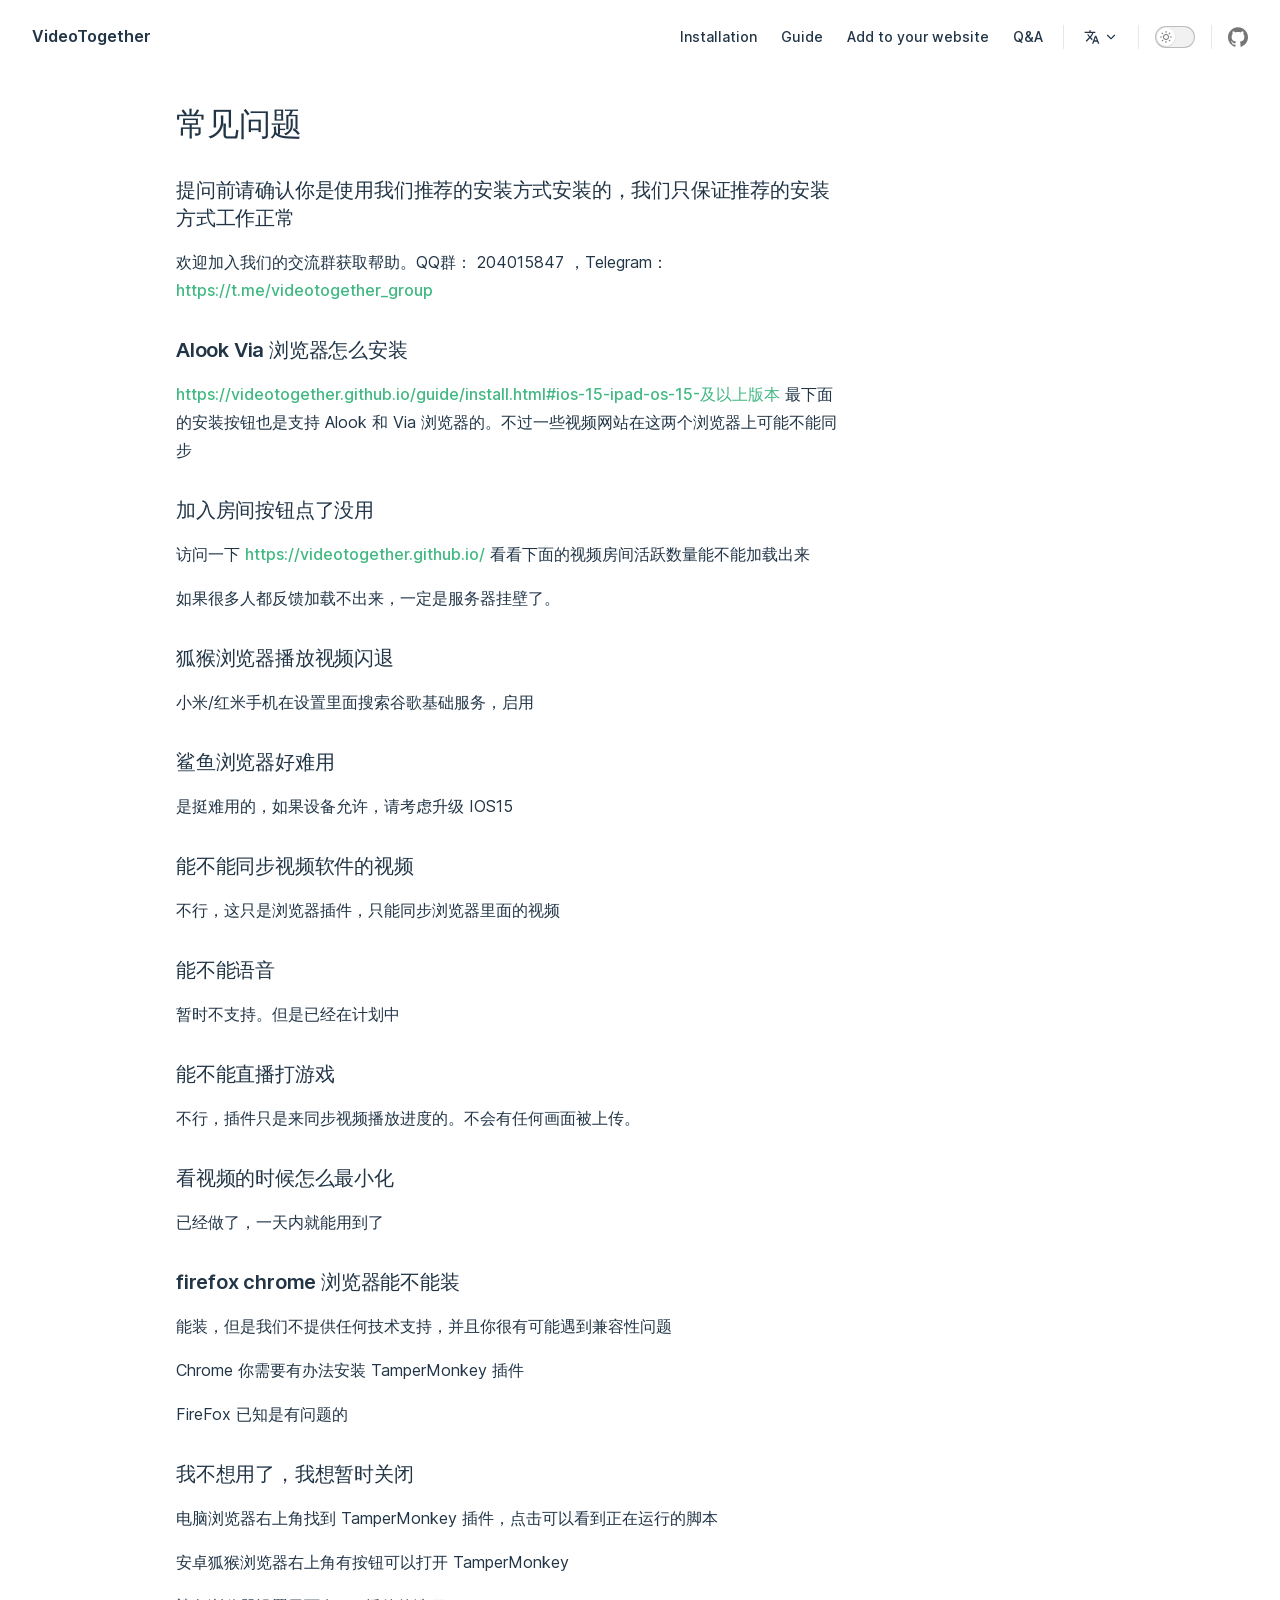
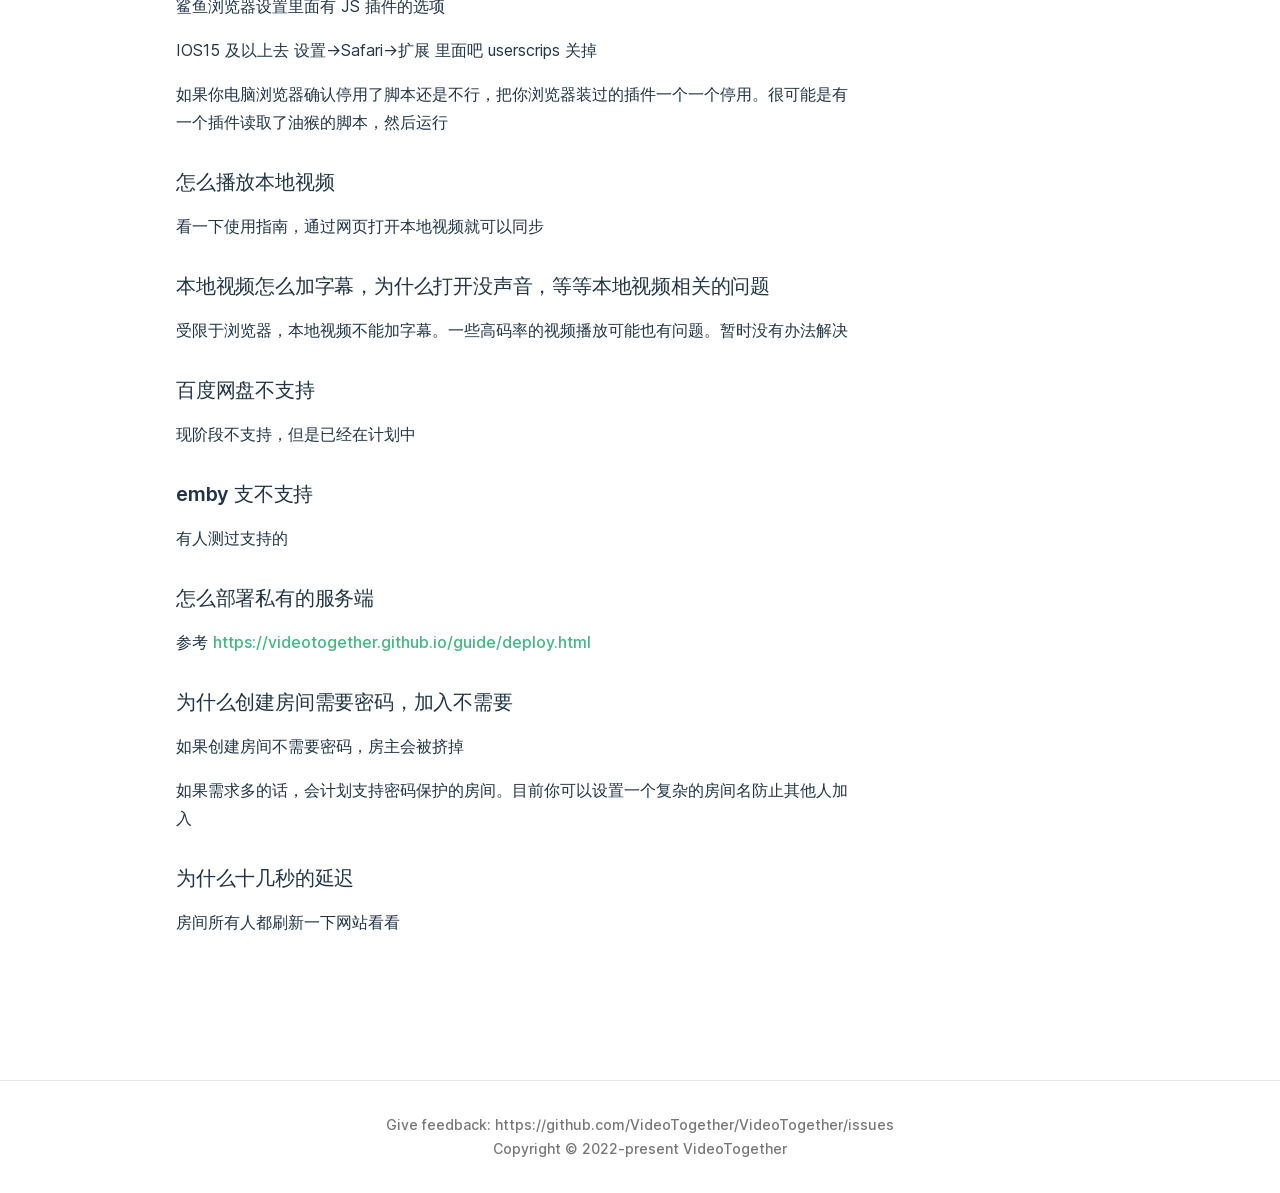
<file: usage.html>
<!DOCTYPE html>
<html lang="en-US">
  <head>
    <meta charset="utf-8">
    <meta name="viewport" content="width=device-width,initial-scale=1">
    <title>常见问题 | VideoTogether</title>
    <meta name="description" content="Watch videos online with your family and friends, no matter the distance between you">
    <link rel="stylesheet" href="/assets/style.af9cafa1.css">
    <link rel="modulepreload" href="/assets/app.f7382d9e.js">
    <link rel="modulepreload" href="/assets/usage.md.a7607c7d.lean.js">
    
    <meta name="referrer" content="no-referrer">
  <meta http-equiv="Content-Security-Policy" content="upgrade-insecure-requests">
  <script id="check-dark-light">(()=>{const e=localStorage.getItem("vitepress-theme-appearance"),a=window.matchMedia("(prefers-color-scheme: dark)").matches;(!e||e==="auto"?a:e==="dark")&&document.documentElement.classList.add("dark")})();</script>
  </head>
  <body>
    <div id="app"><div class="Layout" data-v-ed7ead52><!--[--><!--]--><!--[--><span tabindex="-1" data-v-f637ee78></span><a href="#VPContent" class="VPSkipLink visually-hidden" data-v-f637ee78> Skip to content </a><!--]--><!----><header class="VPNav no-sidebar" data-v-ed7ead52 data-v-863eec2a><div class="VPNavBar" data-v-863eec2a data-v-447244bd><div class="container" data-v-447244bd><div class="VPNavBarTitle" data-v-447244bd data-v-aaed7263><a class="title" href="/" data-v-aaed7263><!--[--><!--]--><!----><!--[-->VideoTogether<!--]--><!--[--><!--]--></a></div><div class="content" data-v-447244bd><!--[--><!--]--><!----><nav aria-labelledby="main-nav-aria-label" class="VPNavBarMenu menu" data-v-447244bd data-v-d8cdd395><span id="main-nav-aria-label" class="visually-hidden" data-v-d8cdd395>Main Navigation</span><!--[--><!--[--><a class="VPLink link VPNavBarMenuLink" href="/en-us/guide/install.html" data-v-d8cdd395 data-v-08b6ef03 data-v-97a44ddd><!--[-->Installation<!--]--><!----></a><!--]--><!--[--><a class="VPLink link VPNavBarMenuLink" href="/en-us/guide/introduction.html" data-v-d8cdd395 data-v-08b6ef03 data-v-97a44ddd><!--[-->Guide<!--]--><!----></a><!--]--><!--[--><a class="VPLink link VPNavBarMenuLink" href="/en-us/guide/website.html" data-v-d8cdd395 data-v-08b6ef03 data-v-97a44ddd><!--[-->Add to your website<!--]--><!----></a><!--]--><!--[--><a class="VPLink link VPNavBarMenuLink" href="/en-us/guide/qa.html" data-v-d8cdd395 data-v-08b6ef03 data-v-97a44ddd><!--[-->Q&amp;A<!--]--><!----></a><!--]--><!--]--></nav><div class="VPFlyout VPNavBarTranslations translations" data-v-447244bd data-v-425d6581 data-v-aeb1c475><button type="button" class="button" aria-haspopup="true" aria-expanded="false" data-v-aeb1c475><span class="text" data-v-aeb1c475><svg xmlns="http://www.w3.org/2000/svg" aria-hidden="true" focusable="false" viewbox="0 0 24 24" class="option-icon" data-v-aeb1c475><path d="M0 0h24v24H0z" fill="none"></path><path d=" M12.87 15.07l-2.54-2.51.03-.03c1.74-1.94 2.98-4.17 3.71-6.53H17V4h-7V2H8v2H1v1.99h11.17C11.5 7.92 10.44 9.75 9 11.35 8.07 10.32 7.3 9.19 6.69 8h-2c.73 1.63 1.73 3.17 2.98 4.56l-5.09 5.02L4 19l5-5 3.11 3.11.76-2.04zM18.5 10h-2L12 22h2l1.12-3h4.75L21 22h2l-4.5-12zm-2.62 7l1.62-4.33L19.12 17h-3.24z " class="css-c4d79v"></path></svg>  <svg xmlns="http://www.w3.org/2000/svg" aria-hidden="true" focusable="false" viewbox="0 0 24 24" class="text-icon" data-v-aeb1c475><path d="M12,16c-0.3,0-0.5-0.1-0.7-0.3l-6-6c-0.4-0.4-0.4-1,0-1.4s1-0.4,1.4,0l5.3,5.3l5.3-5.3c0.4-0.4,1-0.4,1.4,0s0.4,1,0,1.4l-6,6C12.5,15.9,12.3,16,12,16z"></path></svg></span></button><div class="menu" data-v-aeb1c475><div class="VPMenu" data-v-aeb1c475 data-v-079aa243><!----><!--[--><!--[--><div class="items" data-v-425d6581><p class="title" data-v-425d6581></p><!--[--><div class="VPMenuLink" data-v-425d6581 data-v-d3c02515><a class="VPLink link" href="/zh-cn/" data-v-d3c02515 data-v-97a44ddd><!--[-->简体中文<!--]--><!----></a></div><div class="VPMenuLink" data-v-425d6581 data-v-d3c02515><a class="VPLink link" href="/en-us/" data-v-d3c02515 data-v-97a44ddd><!--[-->English<!--]--><!----></a></div><!--]--></div><!--]--><!--]--></div></div></div><div class="VPNavBarAppearance appearance" data-v-447244bd data-v-d70ebc80><button class="VPSwitch VPSwitchAppearance" type="button" role="switch" aria-label="toggle dark mode" aria-checked="false" data-v-d70ebc80 data-v-8f27749e data-v-e9a46395><span class="check" data-v-e9a46395><span class="icon" data-v-e9a46395><!--[--><svg xmlns="http://www.w3.org/2000/svg" aria-hidden="true" focusable="false" viewbox="0 0 24 24" class="sun" data-v-8f27749e><path d="M12,18c-3.3,0-6-2.7-6-6s2.7-6,6-6s6,2.7,6,6S15.3,18,12,18zM12,8c-2.2,0-4,1.8-4,4c0,2.2,1.8,4,4,4c2.2,0,4-1.8,4-4C16,9.8,14.2,8,12,8z"></path><path d="M12,4c-0.6,0-1-0.4-1-1V1c0-0.6,0.4-1,1-1s1,0.4,1,1v2C13,3.6,12.6,4,12,4z"></path><path d="M12,24c-0.6,0-1-0.4-1-1v-2c0-0.6,0.4-1,1-1s1,0.4,1,1v2C13,23.6,12.6,24,12,24z"></path><path d="M5.6,6.6c-0.3,0-0.5-0.1-0.7-0.3L3.5,4.9c-0.4-0.4-0.4-1,0-1.4s1-0.4,1.4,0l1.4,1.4c0.4,0.4,0.4,1,0,1.4C6.2,6.5,5.9,6.6,5.6,6.6z"></path><path d="M19.8,20.8c-0.3,0-0.5-0.1-0.7-0.3l-1.4-1.4c-0.4-0.4-0.4-1,0-1.4s1-0.4,1.4,0l1.4,1.4c0.4,0.4,0.4,1,0,1.4C20.3,20.7,20,20.8,19.8,20.8z"></path><path d="M3,13H1c-0.6,0-1-0.4-1-1s0.4-1,1-1h2c0.6,0,1,0.4,1,1S3.6,13,3,13z"></path><path d="M23,13h-2c-0.6,0-1-0.4-1-1s0.4-1,1-1h2c0.6,0,1,0.4,1,1S23.6,13,23,13z"></path><path d="M4.2,20.8c-0.3,0-0.5-0.1-0.7-0.3c-0.4-0.4-0.4-1,0-1.4l1.4-1.4c0.4-0.4,1-0.4,1.4,0s0.4,1,0,1.4l-1.4,1.4C4.7,20.7,4.5,20.8,4.2,20.8z"></path><path d="M18.4,6.6c-0.3,0-0.5-0.1-0.7-0.3c-0.4-0.4-0.4-1,0-1.4l1.4-1.4c0.4-0.4,1-0.4,1.4,0s0.4,1,0,1.4l-1.4,1.4C18.9,6.5,18.6,6.6,18.4,6.6z"></path></svg><svg xmlns="http://www.w3.org/2000/svg" aria-hidden="true" focusable="false" viewbox="0 0 24 24" class="moon" data-v-8f27749e><path d="M12.1,22c-0.3,0-0.6,0-0.9,0c-5.5-0.5-9.5-5.4-9-10.9c0.4-4.8,4.2-8.6,9-9c0.4,0,0.8,0.2,1,0.5c0.2,0.3,0.2,0.8-0.1,1.1c-2,2.7-1.4,6.4,1.3,8.4c2.1,1.6,5,1.6,7.1,0c0.3-0.2,0.7-0.3,1.1-0.1c0.3,0.2,0.5,0.6,0.5,1c-0.2,2.7-1.5,5.1-3.6,6.8C16.6,21.2,14.4,22,12.1,22zM9.3,4.4c-2.9,1-5,3.6-5.2,6.8c-0.4,4.4,2.8,8.3,7.2,8.7c2.1,0.2,4.2-0.4,5.8-1.8c1.1-0.9,1.9-2.1,2.4-3.4c-2.5,0.9-5.3,0.5-7.5-1.1C9.2,11.4,8.1,7.7,9.3,4.4z"></path></svg><!--]--></span></span></button></div><div class="VPSocialLinks VPNavBarSocialLinks social-links" data-v-447244bd data-v-6a2a6555 data-v-b8f6762d><!--[--><a class="VPSocialLink" href="https://github.com/VideoTogether/VideoTogether" target="_blank" rel="noopener" data-v-b8f6762d data-v-179ad0ea><svg role="img" viewBox="0 0 24 24" xmlns="http://www.w3.org/2000/svg"><title>GitHub</title><path d="M12 .297c-6.63 0-12 5.373-12 12 0 5.303 3.438 9.8 8.205 11.385.6.113.82-.258.82-.577 0-.285-.01-1.04-.015-2.04-3.338.724-4.042-1.61-4.042-1.61C4.422 18.07 3.633 17.7 3.633 17.7c-1.087-.744.084-.729.084-.729 1.205.084 1.838 1.236 1.838 1.236 1.07 1.835 2.809 1.305 3.495.998.108-.776.417-1.305.76-1.605-2.665-.3-5.466-1.332-5.466-5.93 0-1.31.465-2.38 1.235-3.22-.135-.303-.54-1.523.105-3.176 0 0 1.005-.322 3.3 1.23.96-.267 1.98-.399 3-.405 1.02.006 2.04.138 3 .405 2.28-1.552 3.285-1.23 3.285-1.23.645 1.653.24 2.873.12 3.176.765.84 1.23 1.91 1.23 3.22 0 4.61-2.805 5.625-5.475 5.92.42.36.81 1.096.81 2.22 0 1.606-.015 2.896-.015 3.286 0 .315.21.69.825.57C20.565 22.092 24 17.592 24 12.297c0-6.627-5.373-12-12-12"/></svg></a><!--]--></div><div class="VPFlyout VPNavBarExtra extra" data-v-447244bd data-v-b390db70 data-v-aeb1c475><button type="button" class="button" aria-haspopup="true" aria-expanded="false" aria-label="extra navigation" data-v-aeb1c475><svg xmlns="http://www.w3.org/2000/svg" aria-hidden="true" focusable="false" viewbox="0 0 24 24" class="icon" data-v-aeb1c475><circle cx="12" cy="12" r="2"></circle><circle cx="19" cy="12" r="2"></circle><circle cx="5" cy="12" r="2"></circle></svg></button><div class="menu" data-v-aeb1c475><div class="VPMenu" data-v-aeb1c475 data-v-079aa243><!----><!--[--><!--[--><div class="group" data-v-b390db70><p class="trans-title" data-v-b390db70></p><!--[--><div class="VPMenuLink" data-v-b390db70 data-v-d3c02515><a class="VPLink link" href="/zh-cn/" data-v-d3c02515 data-v-97a44ddd><!--[-->简体中文<!--]--><!----></a></div><div class="VPMenuLink" data-v-b390db70 data-v-d3c02515><a class="VPLink link" href="/en-us/" data-v-d3c02515 data-v-97a44ddd><!--[-->English<!--]--><!----></a></div><!--]--></div><div class="group" data-v-b390db70><div class="item appearance" data-v-b390db70><p class="label" data-v-b390db70>Appearance</p><div class="appearance-action" data-v-b390db70><button class="VPSwitch VPSwitchAppearance" type="button" role="switch" aria-label="toggle dark mode" aria-checked="false" data-v-b390db70 data-v-8f27749e data-v-e9a46395><span class="check" data-v-e9a46395><span class="icon" data-v-e9a46395><!--[--><svg xmlns="http://www.w3.org/2000/svg" aria-hidden="true" focusable="false" viewbox="0 0 24 24" class="sun" data-v-8f27749e><path d="M12,18c-3.3,0-6-2.7-6-6s2.7-6,6-6s6,2.7,6,6S15.3,18,12,18zM12,8c-2.2,0-4,1.8-4,4c0,2.2,1.8,4,4,4c2.2,0,4-1.8,4-4C16,9.8,14.2,8,12,8z"></path><path d="M12,4c-0.6,0-1-0.4-1-1V1c0-0.6,0.4-1,1-1s1,0.4,1,1v2C13,3.6,12.6,4,12,4z"></path><path d="M12,24c-0.6,0-1-0.4-1-1v-2c0-0.6,0.4-1,1-1s1,0.4,1,1v2C13,23.6,12.6,24,12,24z"></path><path d="M5.6,6.6c-0.3,0-0.5-0.1-0.7-0.3L3.5,4.9c-0.4-0.4-0.4-1,0-1.4s1-0.4,1.4,0l1.4,1.4c0.4,0.4,0.4,1,0,1.4C6.2,6.5,5.9,6.6,5.6,6.6z"></path><path d="M19.8,20.8c-0.3,0-0.5-0.1-0.7-0.3l-1.4-1.4c-0.4-0.4-0.4-1,0-1.4s1-0.4,1.4,0l1.4,1.4c0.4,0.4,0.4,1,0,1.4C20.3,20.7,20,20.8,19.8,20.8z"></path><path d="M3,13H1c-0.6,0-1-0.4-1-1s0.4-1,1-1h2c0.6,0,1,0.4,1,1S3.6,13,3,13z"></path><path d="M23,13h-2c-0.6,0-1-0.4-1-1s0.4-1,1-1h2c0.6,0,1,0.4,1,1S23.6,13,23,13z"></path><path d="M4.2,20.8c-0.3,0-0.5-0.1-0.7-0.3c-0.4-0.4-0.4-1,0-1.4l1.4-1.4c0.4-0.4,1-0.4,1.4,0s0.4,1,0,1.4l-1.4,1.4C4.7,20.7,4.5,20.8,4.2,20.8z"></path><path d="M18.4,6.6c-0.3,0-0.5-0.1-0.7-0.3c-0.4-0.4-0.4-1,0-1.4l1.4-1.4c0.4-0.4,1-0.4,1.4,0s0.4,1,0,1.4l-1.4,1.4C18.9,6.5,18.6,6.6,18.4,6.6z"></path></svg><svg xmlns="http://www.w3.org/2000/svg" aria-hidden="true" focusable="false" viewbox="0 0 24 24" class="moon" data-v-8f27749e><path d="M12.1,22c-0.3,0-0.6,0-0.9,0c-5.5-0.5-9.5-5.4-9-10.9c0.4-4.8,4.2-8.6,9-9c0.4,0,0.8,0.2,1,0.5c0.2,0.3,0.2,0.8-0.1,1.1c-2,2.7-1.4,6.4,1.3,8.4c2.1,1.6,5,1.6,7.1,0c0.3-0.2,0.7-0.3,1.1-0.1c0.3,0.2,0.5,0.6,0.5,1c-0.2,2.7-1.5,5.1-3.6,6.8C16.6,21.2,14.4,22,12.1,22zM9.3,4.4c-2.9,1-5,3.6-5.2,6.8c-0.4,4.4,2.8,8.3,7.2,8.7c2.1,0.2,4.2-0.4,5.8-1.8c1.1-0.9,1.9-2.1,2.4-3.4c-2.5,0.9-5.3,0.5-7.5-1.1C9.2,11.4,8.1,7.7,9.3,4.4z"></path></svg><!--]--></span></span></button></div></div></div><div class="group" data-v-b390db70><div class="item social-links" data-v-b390db70><div class="VPSocialLinks social-links-list" data-v-b390db70 data-v-b8f6762d><!--[--><a class="VPSocialLink" href="https://github.com/VideoTogether/VideoTogether" target="_blank" rel="noopener" data-v-b8f6762d data-v-179ad0ea><svg role="img" viewBox="0 0 24 24" xmlns="http://www.w3.org/2000/svg"><title>GitHub</title><path d="M12 .297c-6.63 0-12 5.373-12 12 0 5.303 3.438 9.8 8.205 11.385.6.113.82-.258.82-.577 0-.285-.01-1.04-.015-2.04-3.338.724-4.042-1.61-4.042-1.61C4.422 18.07 3.633 17.7 3.633 17.7c-1.087-.744.084-.729.084-.729 1.205.084 1.838 1.236 1.838 1.236 1.07 1.835 2.809 1.305 3.495.998.108-.776.417-1.305.76-1.605-2.665-.3-5.466-1.332-5.466-5.93 0-1.31.465-2.38 1.235-3.22-.135-.303-.54-1.523.105-3.176 0 0 1.005-.322 3.3 1.23.96-.267 1.98-.399 3-.405 1.02.006 2.04.138 3 .405 2.28-1.552 3.285-1.23 3.285-1.23.645 1.653.24 2.873.12 3.176.765.84 1.23 1.91 1.23 3.22 0 4.61-2.805 5.625-5.475 5.92.42.36.81 1.096.81 2.22 0 1.606-.015 2.896-.015 3.286 0 .315.21.69.825.57C20.565 22.092 24 17.592 24 12.297c0-6.627-5.373-12-12-12"/></svg></a><!--]--></div></div></div><!--]--><!--]--></div></div></div><!--[--><!--]--><button type="button" class="VPNavBarHamburger hamburger" aria-label="mobile navigation" aria-expanded="false" aria-controls="VPNavScreen" data-v-447244bd data-v-6bee1efd><span class="container" data-v-6bee1efd><span class="top" data-v-6bee1efd></span><span class="middle" data-v-6bee1efd></span><span class="bottom" data-v-6bee1efd></span></span></button></div></div></div><!----></header><!----><!----><div class="VPContent" id="VPContent" data-v-ed7ead52 data-v-fb299c16><div class="VPDoc has-aside" data-v-fb299c16 data-v-fa4af82c><div class="container" data-v-fa4af82c><div class="aside" data-v-fa4af82c><div class="aside-curtain" data-v-fa4af82c></div><div class="aside-container" data-v-fa4af82c><div class="aside-content" data-v-fa4af82c><div class="VPDocAside" data-v-fa4af82c data-v-c8158c08><!--[--><!--]--><!--[--><!--]--><div class="VPDocAsideOutline" data-v-c8158c08 data-v-1c535019><div class="content" data-v-1c535019><div class="outline-marker" data-v-1c535019></div><div class="outline-title" data-v-1c535019>On this page</div><nav aria-labelledby="doc-outline-aria-label" data-v-1c535019><span class="visually-hidden" id="doc-outline-aria-label" data-v-1c535019> Table of Contents for current page </span><ul class="root" data-v-1c535019 data-v-f1f7b818><!--[--><!--]--></ul></nav></div></div><!--[--><!--]--><div class="spacer" data-v-c8158c08></div><!--[--><!--]--><!----><!--[--><!--]--><!--[--><!--]--></div></div></div></div><div class="content" data-v-fa4af82c><div class="content-container" data-v-fa4af82c><!--[--><!--]--><main class="main" data-v-fa4af82c><div style="position:relative;" class="vp-doc _usage" data-v-fa4af82c><div><h1 id="常见问题" tabindex="-1">常见问题 <a class="header-anchor" href="#常见问题" aria-hidden="true">#</a></h1><h3 id="提问前请确认你是使用我们推荐的安装方式安装的，我们只保证推荐的安装方式工作正常" tabindex="-1">提问前请确认你是使用我们推荐的安装方式安装的，我们只保证推荐的安装方式工作正常 <a class="header-anchor" href="#提问前请确认你是使用我们推荐的安装方式安装的，我们只保证推荐的安装方式工作正常" aria-hidden="true">#</a></h3><p>欢迎加入我们的交流群获取帮助。QQ群： 204015847 ，Telegram：<a href="https://t.me/videotogether_group" target="_blank" rel="noreferrer">https://t.me/videotogether_group</a></p><h3 id="alook-via-浏览器怎么安装" tabindex="-1">Alook Via 浏览器怎么安装 <a class="header-anchor" href="#alook-via-浏览器怎么安装" aria-hidden="true">#</a></h3><p><a href="https://videotogether.github.io/guide/install.html#ios-15-ipad-os-15-%E5%8F%8A%E4%BB%A5%E4%B8%8A%E7%89%88%E6%9C%AC" target="_blank" rel="noreferrer">https://videotogether.github.io/guide/install.html#ios-15-ipad-os-15-及以上版本</a> 最下面的安装按钮也是支持 Alook 和 Via 浏览器的。不过一些视频网站在这两个浏览器上可能不能同步</p><h3 id="加入房间按钮点了没用" tabindex="-1">加入房间按钮点了没用 <a class="header-anchor" href="#加入房间按钮点了没用" aria-hidden="true">#</a></h3><p>访问一下 <a href="https://videotogether.github.io/" target="_blank" rel="noreferrer">https://videotogether.github.io/</a> 看看下面的视频房间活跃数量能不能加载出来</p><p>如果很多人都反馈加载不出来，一定是服务器挂壁了。</p><h3 id="狐猴浏览器播放视频闪退" tabindex="-1">狐猴浏览器播放视频闪退 <a class="header-anchor" href="#狐猴浏览器播放视频闪退" aria-hidden="true">#</a></h3><p>小米/红米手机在设置里面搜索谷歌基础服务，启用</p><h3 id="鲨鱼浏览器好难用" tabindex="-1">鲨鱼浏览器好难用 <a class="header-anchor" href="#鲨鱼浏览器好难用" aria-hidden="true">#</a></h3><p>是挺难用的，如果设备允许，请考虑升级 IOS15</p><h3 id="能不能同步视频软件的视频" tabindex="-1">能不能同步视频软件的视频 <a class="header-anchor" href="#能不能同步视频软件的视频" aria-hidden="true">#</a></h3><p>不行，这只是浏览器插件，只能同步浏览器里面的视频</p><h3 id="能不能语音" tabindex="-1">能不能语音 <a class="header-anchor" href="#能不能语音" aria-hidden="true">#</a></h3><p>暂时不支持。但是已经在计划中</p><h3 id="能不能直播打游戏" tabindex="-1">能不能直播打游戏 <a class="header-anchor" href="#能不能直播打游戏" aria-hidden="true">#</a></h3><p>不行，插件只是来同步视频播放进度的。不会有任何画面被上传。</p><h3 id="看视频的时候怎么最小化" tabindex="-1">看视频的时候怎么最小化 <a class="header-anchor" href="#看视频的时候怎么最小化" aria-hidden="true">#</a></h3><p>已经做了，一天内就能用到了</p><h3 id="firefox-chrome-浏览器能不能装" tabindex="-1">firefox chrome 浏览器能不能装 <a class="header-anchor" href="#firefox-chrome-浏览器能不能装" aria-hidden="true">#</a></h3><p>能装，但是我们不提供任何技术支持，并且你很有可能遇到兼容性问题</p><p>Chrome 你需要有办法安装 TamperMonkey 插件</p><p>FireFox 已知是有问题的</p><h3 id="我不想用了，我想暂时关闭" tabindex="-1">我不想用了，我想暂时关闭 <a class="header-anchor" href="#我不想用了，我想暂时关闭" aria-hidden="true">#</a></h3><p>电脑浏览器右上角找到 TamperMonkey 插件，点击可以看到正在运行的脚本</p><p>安卓狐猴浏览器右上角有按钮可以打开 TamperMonkey</p><p>鲨鱼浏览器设置里面有 JS 插件的选项</p><p>IOS15 及以上去 设置-&gt;Safari-&gt;扩展 里面吧 userscrips 关掉</p><p>如果你电脑浏览器确认停用了脚本还是不行，把你浏览器装过的插件一个一个停用。很可能是有一个插件读取了油猴的脚本，然后运行</p><h3 id="怎么播放本地视频" tabindex="-1">怎么播放本地视频 <a class="header-anchor" href="#怎么播放本地视频" aria-hidden="true">#</a></h3><p>看一下使用指南，通过网页打开本地视频就可以同步</p><h3 id="本地视频怎么加字幕，为什么打开没声音，等等本地视频相关的问题" tabindex="-1">本地视频怎么加字幕，为什么打开没声音，等等本地视频相关的问题 <a class="header-anchor" href="#本地视频怎么加字幕，为什么打开没声音，等等本地视频相关的问题" aria-hidden="true">#</a></h3><p>受限于浏览器，本地视频不能加字幕。一些高码率的视频播放可能也有问题。暂时没有办法解决</p><h3 id="百度网盘不支持" tabindex="-1">百度网盘不支持 <a class="header-anchor" href="#百度网盘不支持" aria-hidden="true">#</a></h3><p>现阶段不支持，但是已经在计划中</p><h3 id="emby-支不支持" tabindex="-1">emby 支不支持 <a class="header-anchor" href="#emby-支不支持" aria-hidden="true">#</a></h3><p>有人测过支持的</p><h3 id="怎么部署私有的服务端" tabindex="-1">怎么部署私有的服务端 <a class="header-anchor" href="#怎么部署私有的服务端" aria-hidden="true">#</a></h3><p>参考 <a href="https://videotogether.github.io/guide/deploy.html" target="_blank" rel="noreferrer">https://videotogether.github.io/guide/deploy.html</a></p><h3 id="为什么创建房间需要密码，加入不需要" tabindex="-1">为什么创建房间需要密码，加入不需要 <a class="header-anchor" href="#为什么创建房间需要密码，加入不需要" aria-hidden="true">#</a></h3><p>如果创建房间不需要密码，房主会被挤掉</p><p>如果需求多的话，会计划支持密码保护的房间。目前你可以设置一个复杂的房间名防止其他人加入</p><h3 id="为什么十几秒的延迟" tabindex="-1">为什么十几秒的延迟 <a class="header-anchor" href="#为什么十几秒的延迟" aria-hidden="true">#</a></h3><p>房间所有人都刷新一下网站看看</p></div></div></main><!--[--><!--]--><!----><!--[--><!--]--></div></div></div></div></div><footer class="VPFooter" data-v-ed7ead52 data-v-13fad65a><div class="container" data-v-13fad65a><p class="message" data-v-13fad65a>Give feedback: https://github.com/VideoTogether/VideoTogether/issues</p><p class="copyright" data-v-13fad65a>Copyright © 2022-present VideoTogether</p></div></footer><!--[--><!--]--></div></div>
    <script>__VP_HASH_MAP__ = JSON.parse("{\"readme.md\":\"c5fcf924\",\"en-us_easyshare.md\":\"463095e9\",\"en-us_guide_install.md\":\"5e4352c5\",\"en-us_guide_introduction.md\":\"a7c817cb\",\"en-us_guide_local.md\":\"a224acc7\",\"en-us_guide_qa.md\":\"db6a8e3a\",\"en-us_guide_website.md\":\"c98b4f24\",\"en-us_index.md\":\"85170fe4\",\"guide_qa.md\":\"8f762ed2\",\"guide_website_qa.md\":\"58b57c1c\",\"index.md\":\"f2c2bb67\",\"public.md\":\"b3a3005f\",\"support_systemstatus.md\":\"2f335112\",\"theme.md\":\"c6d41707\",\"usage.md\":\"a7607c7d\",\"zh-cn_easyshare.md\":\"18e2a67b\",\"zh-cn_guide_edge.md\":\"9529dfbd\",\"zh-cn_guide_install.md\":\"f4fe5427\",\"zh-cn_guide_introduction.md\":\"8fcc9939\",\"zh-cn_guide_local.md\":\"c94fbb71\",\"zh-cn_guide_qa.md\":\"74249159\",\"zh-cn_guide_website.md\":\"935a419e\",\"zh-cn_guide_website_qa.md\":\"d3368a4f\",\"zh-cn_guide_website_setting.md\":\"6345230c\",\"zh-cn_index.md\":\"ab5f33a7\"}")</script>
    <script type="module" async src="/assets/app.f7382d9e.js"></script>
    
  </body>
</html>
</file>
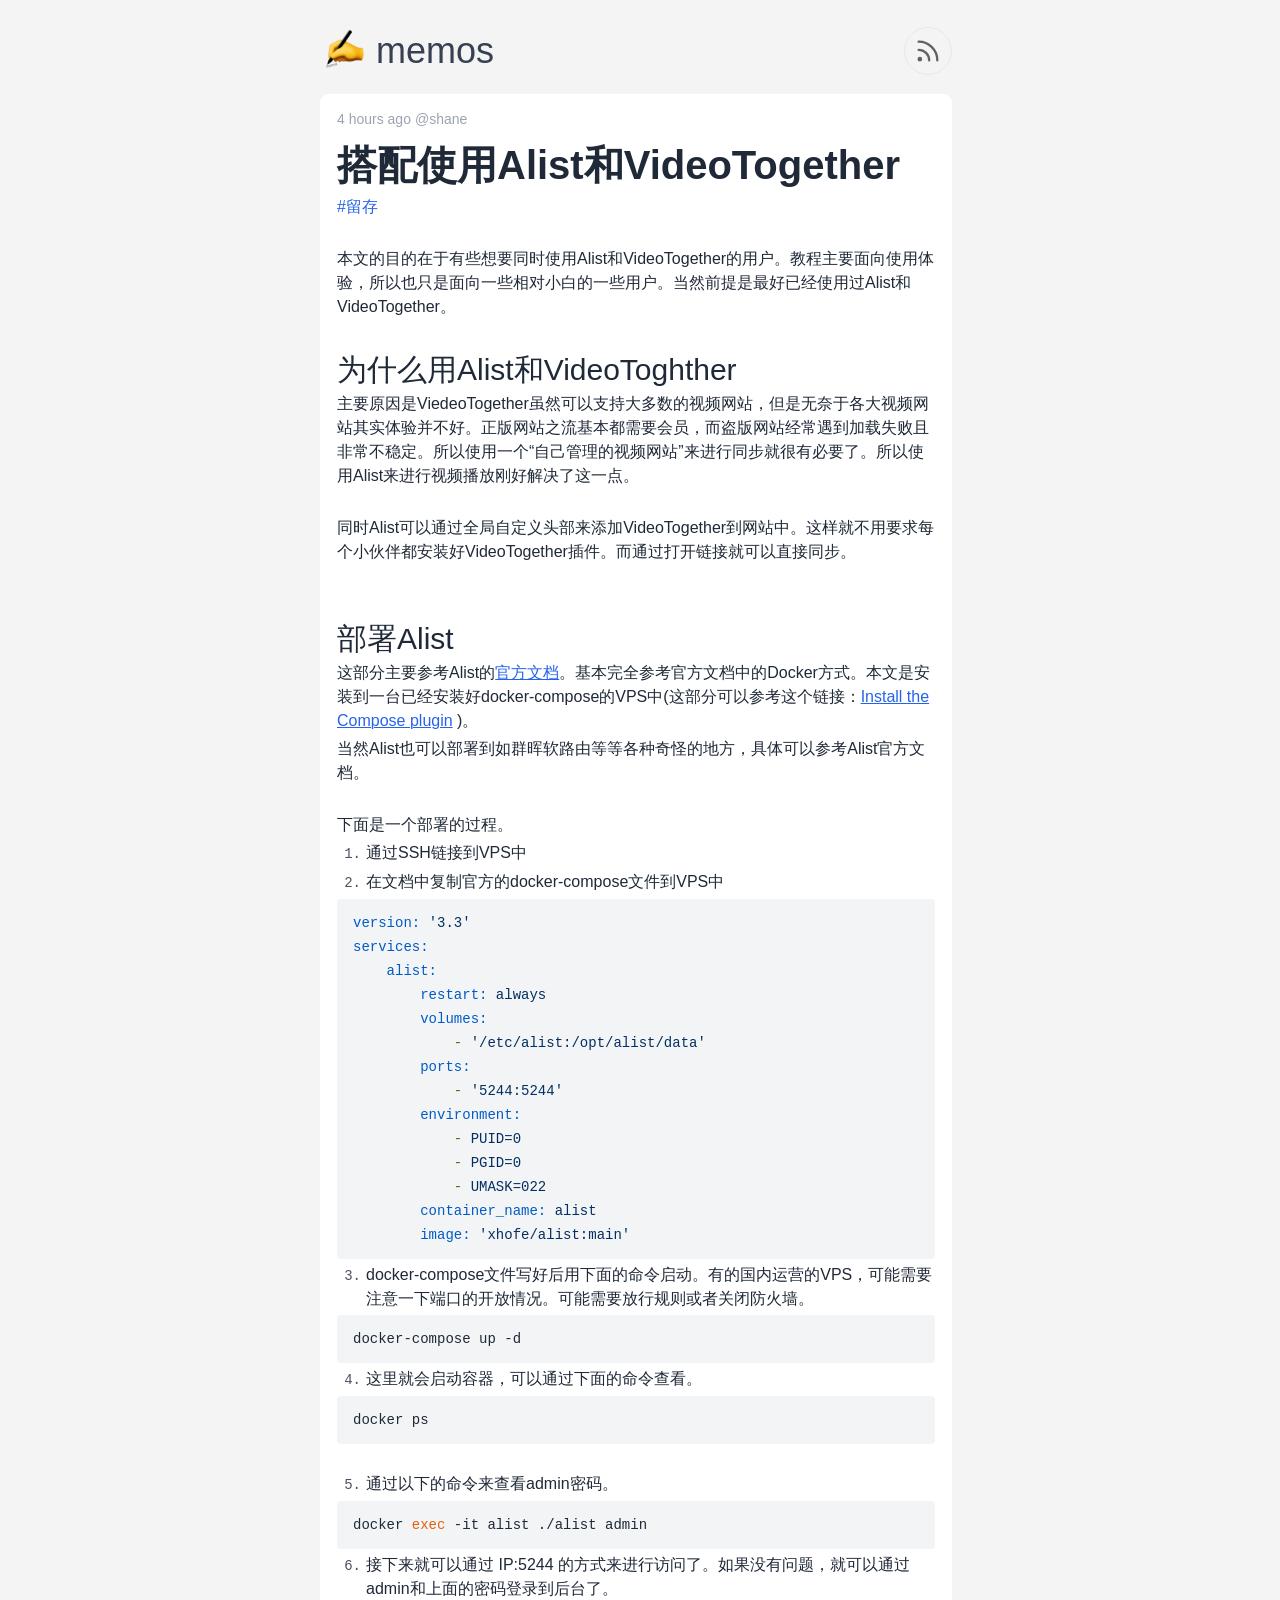
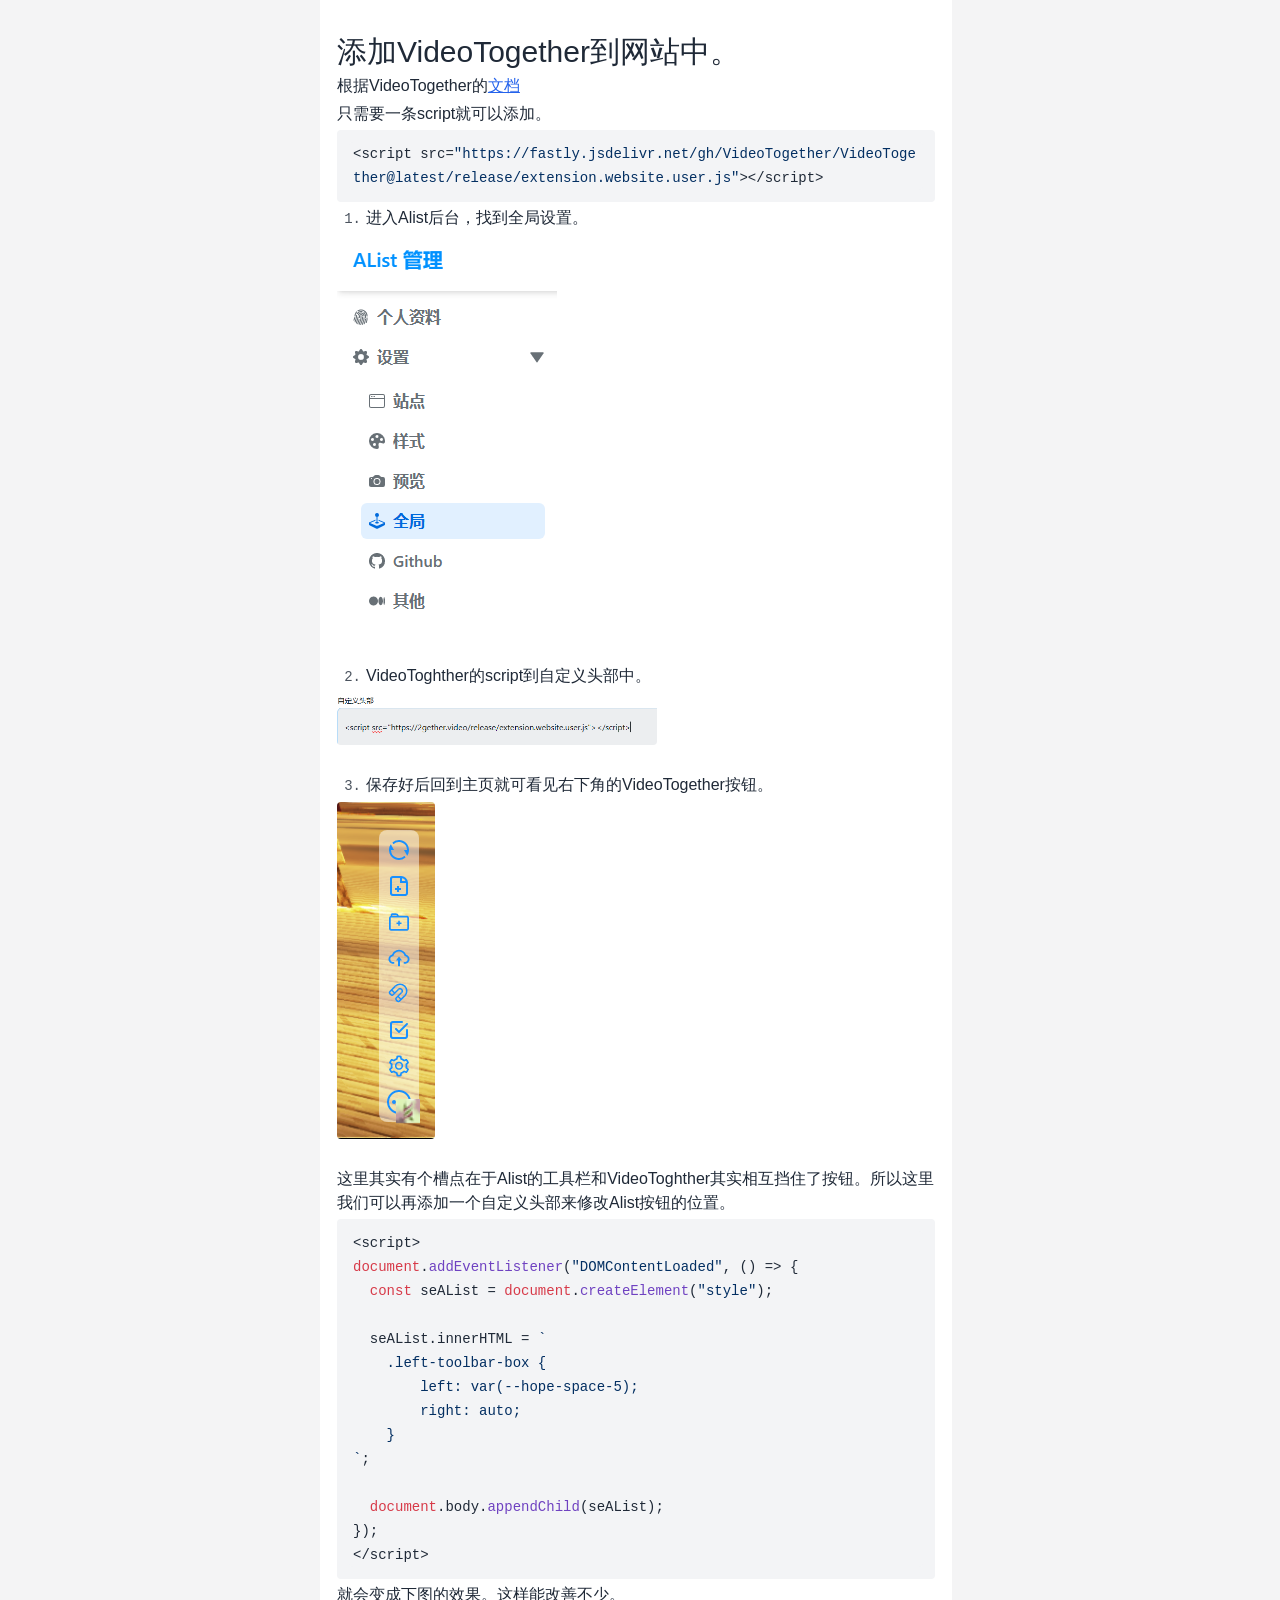
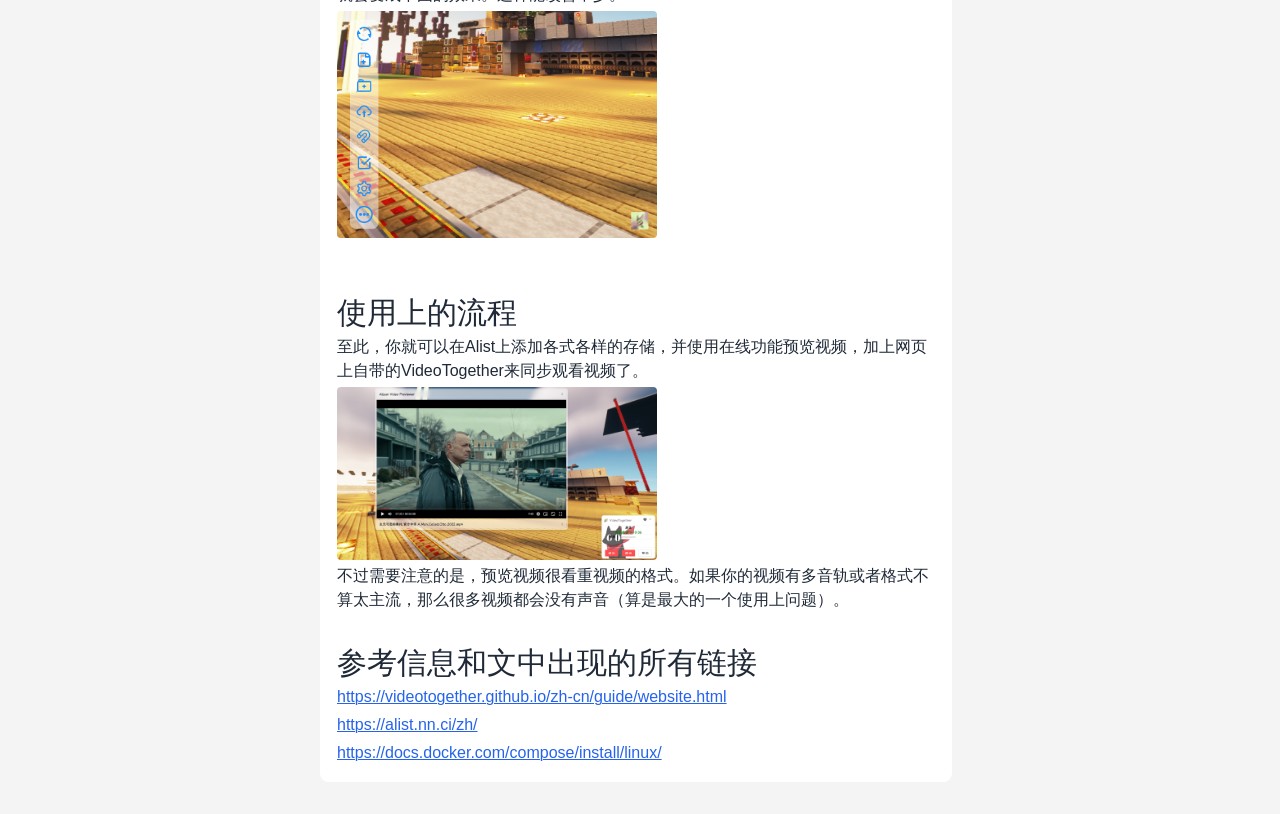
<file: archive/memos.html>
<!DOCTYPE html>
<!-- saved from url=(0034)https://memos.shaneomo.top/explore -->
<html lang="en" data-joy-color-scheme="light"><script src="chrome-extension://nkonhnokanencdjoknhhmnaaompbfdap/preInjected.js"></script><head><meta http-equiv="Content-Type" content="text/html; charset=UTF-8">
    
    <link rel="icon" href="./memos_files/logo.png" type="image/*">
    <meta name="theme-color" media="(prefers-color-scheme: light)" content="#f4f4f5">
    <meta name="theme-color" media="(prefers-color-scheme: dark)" content="#27272a">
    <meta name="viewport" content="width=device-width, initial-scale=1, user-scalable=no">
    <link rel="manifest" href="https://memos.shaneomo.top/manifest.json">
    <title>memos</title>
    <script type="module" crossorigin="" src="./memos_files/index-7a6dd5c0.js.下载"></script>
    <link rel="stylesheet" href="./memos_files/index-f0609578.css">
  <style data-emotion="css-global" data-s=""></style><style data-emotion="css-global" data-s=""></style><style data-emotion="css-global" data-s=""></style><link rel="modulepreload" as="script" crossorigin="" href="https://memos.shaneomo.top/assets/Explore-a7443f2c.js"><link rel="modulepreload" as="script" crossorigin="" href="https://memos.shaneomo.top/assets/MemoResources-4b4b8261.js"><link rel="modulepreload" as="script" crossorigin="" href="https://memos.shaneomo.top/assets/last-862de5a8.js"><link rel="modulepreload" as="script" crossorigin="" href="https://memos.shaneomo.top/assets/Toast-5b90de6f.js"><link rel="stylesheet" href="./memos_files/Toast-11264e9c.css"><link rel="stylesheet" href="./memos_files/MemoResources-714d7aef.css"><link rel="modulepreload" as="script" crossorigin="" href="https://memos.shaneomo.top/assets/useLoading-c60a033f.js"><link rel="modulepreload" as="script" crossorigin="" href="https://memos.shaneomo.top/assets/Memo-8729a601.js"><link rel="modulepreload" as="script" crossorigin="" href="https://memos.shaneomo.top/assets/Select-3458d558.js"><link rel="stylesheet" href="./memos_files/Memo-ad5badee.css"><link rel="modulepreload" as="script" crossorigin="" href="https://memos.shaneomo.top/assets/Auth-6c3f0140.js"><link rel="modulepreload" as="script" crossorigin="" href="https://memos.shaneomo.top/assets/LocaleSelect-11b4b17b.js"><link rel="stylesheet" href="./memos_files/Auth-3d13ac53.css"><style data-emotion="css" data-s=""></style></head>
  <body>
    <div id="root"><section class="w-full min-h-full flex flex-col justify-start items-center pb-8 bg-zinc-100 dark:bg-zinc-800"><div class="sticky top-0 z-10 max-w-2xl w-full h-auto flex flex-row justify-between backdrop-blur-sm items-center px-4 sm:pr-6 pt-6 mb-2"><div class="flex flex-row justify-start items-center cursor-pointer hover:opacity-80"><img class="h-12 w-auto rounded-md mr-2" src="./memos_files/logo.png" alt=""><span class="text-xl sm:text-4xl text-gray-700 dark:text-gray-200">memos</span></div><div class="flex flex-row justify-end items-center"><a class="flex flex-row justify-center items-center h-12 w-12 border rounded-full hover:opacity-80 hover:shadow dark:text-white dark:border-gray-400" href="https://memos.shaneomo.top/explore/rss.xml" target="_blank"><svg xmlns="http://www.w3.org/2000/svg" width="24" height="24" viewBox="0 0 24 24" fill="none" stroke="currentColor" stroke-width="2" stroke-linecap="round" stroke-linejoin="round" class="w-7 h-auto opacity-60"><path d="M4 11a9 9 0 0 1 9 9"></path><path d="M4 4a16 16 0 0 1 16 16"></path><circle cx="5" cy="19" r="1"></circle></svg></a></div></div><main class="relative flex-grow max-w-2xl w-full h-auto flex flex-col justify-start items-start px-4 sm:pr-6"><div class="filter-query-container !hidden"><span class="mx-2 text-gray-400">Filter:</span><div class="filter-item-container !hidden"><svg xmlns="http://www.w3.org/2000/svg" width="24" height="24" viewBox="0 0 24 24" fill="none" stroke="currentColor" stroke-width="2" stroke-linecap="round" stroke-linejoin="round" class="icon-text"><circle cx="12" cy="12" r="10"></circle><circle cx="12" cy="12" r="6"></circle><circle cx="12" cy="12" r="2"></circle></svg> </div><div class="filter-item-container !hidden"><svg xmlns="http://www.w3.org/2000/svg" width="24" height="24" viewBox="0 0 24 24" fill="none" stroke="currentColor" stroke-width="2" stroke-linecap="round" stroke-linejoin="round" class="icon-text"><path d="M12 2H2v10l9.29 9.29c.94.94 2.48.94 3.42 0l6.58-6.58c.94-.94.94-2.48 0-3.42L12 2Z"></path><path d="M7 7h.01"></path></svg> </div><div class="filter-item-container !hidden"><svg xmlns="http://www.w3.org/2000/svg" width="24" height="24" viewBox="0 0 24 24" fill="none" stroke="currentColor" stroke-width="2" stroke-linecap="round" stroke-linejoin="round" class="icon-text"><path d="M21 16V8a2 2 0 0 0-1-1.73l-7-4a2 2 0 0 0-2 0l-7 4A2 2 0 0 0 3 8v8a2 2 0 0 0 1 1.73l7 4a2 2 0 0 0 2 0l7-4A2 2 0 0 0 21 16z"></path><polyline points="3.29 7 12 12 20.71 7"></polyline><line x1="12" y1="22" x2="12" y2="12"></line></svg> </div><div class="filter-item-container !hidden"><svg xmlns="http://www.w3.org/2000/svg" width="24" height="24" viewBox="0 0 24 24" fill="none" stroke="currentColor" stroke-width="2" stroke-linecap="round" stroke-linejoin="round" class="icon-text"><path d="M2 12s3-7 10-7 10 7 10 7-3 7-10 7-10-7-10-7Z"></path><circle cx="12" cy="12" r="3"></circle></svg> </div><div class="filter-item-container !hidden"><svg xmlns="http://www.w3.org/2000/svg" width="24" height="24" viewBox="0 0 24 24" fill="none" stroke="currentColor" stroke-width="2" stroke-linecap="round" stroke-linejoin="round" class="icon-text"><circle cx="11" cy="11" r="8"></circle><line x1="21" y1="21" x2="16.65" y2="16.65"></line></svg> </div></div><div class="memo-wrapper memos-13 "><div class="memo-top-wrapper"><div class="status-text-container"><span class="time-text" aria-label="Updated at an hour ago">4 hours ago</span><a class="name-text" href="https://memos.shaneomo.top/u/1">@shane</a></div></div><div class="memo-content-wrapper "><div class="memo-content-text "><h1>搭配使用Alist和VideoTogether</h1><p><span class="tag-span">#留存</span> </p><br><p>本文的目的在于有些想要同时使用Alist和VideoTogether的用户。教程主要面向使用体验，所以也只是面向一些相对小白的一些用户。当然前提是最好已经使用过Alist和VideoTogether。 </p><br><h2>为什么用Alist和VideoToghther</h2><p>主要原因是ViedeoTogether虽然可以支持大多数的视频网站，但是无奈于各大视频网站其实体验并不好。正版网站之流基本都需要会员，而盗版网站经常遇到加载失败且非常不稳定。所以使用一个“自己管理的视频网站”来进行同步就很有必要了。所以使用Alist来进行视频播放刚好解决了这一点。</p><br><p>同时Alist可以通过全局自定义头部来添加VideoTogether到网站中。这样就不用要求每个小伙伴都安装好VideoTogether插件。而通过打开链接就可以直接同步。</p><br><br><h2>部署Alist</h2><p>这部分主要参考Alist的<a class="link" target="_blank" href="https://alist.nn.ci/zh/guide/">官方文档</a>。基本完全参考官方文档中的Docker方式。本文是安装到一台已经安装好docker-compose的VPS中(这部分可以参考这个链接：<a class="link" target="_blank" href="https://docs.docker.com/compose/install/linux/">Install the Compose plugin</a> )。</p><p>当然Alist也可以部署到如群晖软路由等等各种奇怪的地方，具体可以参考Alist官方文档。</p><br><p>下面是一个部署的过程。</p><p class="li-container"><span class="whitespace-pre"></span><span class="ol-block">1.</span><span>通过SSH链接到VPS中</span></p><p class="li-container"><span class="whitespace-pre"></span><span class="ol-block">2.</span><span>在文档中复制官方的docker-compose文件到VPS中</span></p><pre class="group"><button class="text-xs font-mono italic absolute top-0 right-0 px-2 leading-6 border btn-text rounded opacity-0 group-hover:opacity-60">copy</button><code class="language-yaml"><span class="hljs-attr">version:</span> <span class="hljs-string">'3.3'</span>
<span class="hljs-attr">services:</span>
    <span class="hljs-attr">alist:</span>
        <span class="hljs-attr">restart:</span> <span class="hljs-string">always</span>
        <span class="hljs-attr">volumes:</span>
            <span class="hljs-bullet">-</span> <span class="hljs-string">'/etc/alist:/opt/alist/data'</span>
        <span class="hljs-attr">ports:</span>
            <span class="hljs-bullet">-</span> <span class="hljs-string">'5244:5244'</span>
        <span class="hljs-attr">environment:</span>
            <span class="hljs-bullet">-</span> <span class="hljs-string">PUID=0</span>
            <span class="hljs-bullet">-</span> <span class="hljs-string">PGID=0</span>
            <span class="hljs-bullet">-</span> <span class="hljs-string">UMASK=022</span>
        <span class="hljs-attr">container_name:</span> <span class="hljs-string">alist</span>
        <span class="hljs-attr">image:</span> <span class="hljs-string">'xhofe/alist:main'</span>
</code></pre><p class="li-container"><span class="whitespace-pre"></span><span class="ol-block">3.</span><span>docker-compose文件写好后用下面的命令启动。有的国内运营的VPS，可能需要注意一下端口的开放情况。可能需要放行规则或者关闭防火墙。</span></p><pre class="group"><button class="text-xs font-mono italic absolute top-0 right-0 px-2 leading-6 border btn-text rounded opacity-0 group-hover:opacity-60">copy</button><code class="language-bash">docker-compose up -d
</code></pre><p class="li-container"><span class="whitespace-pre"></span><span class="ol-block">4.</span><span>这里就会启动容器，可以通过下面的命令查看。</span></p><pre class="group"><button class="text-xs font-mono italic absolute top-0 right-0 px-2 leading-6 border btn-text rounded opacity-0 group-hover:opacity-60">copy</button><code class="language-bash">docker ps
</code></pre><br><p class="li-container"><span class="whitespace-pre"></span><span class="ol-block">5.</span><span>通过以下的命令来查看admin密码。</span></p><pre class="group"><button class="text-xs font-mono italic absolute top-0 right-0 px-2 leading-6 border btn-text rounded opacity-0 group-hover:opacity-60">copy</button><code class="language-bash">docker <span class="hljs-built_in">exec</span> -it alist ./alist admin
</code></pre><p class="li-container"><span class="whitespace-pre"></span><span class="ol-block">6.</span><span>接下来就可以通过 IP:5244 的方式来进行访问了。如果没有问题，就可以通过admin和上面的密码登录到后台了。</span></p><br><h2>添加VideoTogether到网站中。</h2><p>根据VideoTogether的<a class="link" target="_blank" href="https://videotogether.github.io/zh-cn/guide/website.html">文档</a></p><p>只需要一条script就可以添加。</p><pre class="group"><button class="text-xs font-mono italic absolute top-0 right-0 px-2 leading-6 border btn-text rounded opacity-0 group-hover:opacity-60">copy</button><code class="language-javascript">&lt;script src=<span class="hljs-string">"https://fastly.jsdelivr.net/gh/VideoTogether/VideoTogether@latest/release/extension.website.user.js"</span>&gt;&lt;/script&gt;
</code></pre><p class="li-container"><span class="whitespace-pre"></span><span class="ol-block">1.</span><span>进入Alist后台，找到全局设置。</span></p><p><img class="img" src="./memos_files/yAzeMgB8H7Kl3PZ.png"></p><br><p class="li-container"><span class="whitespace-pre"></span><span class="ol-block">2.</span><span>VideoToghther的script到自定义头部中。</span></p><p><img class="img" src="./memos_files/GJnONVF123lyLPh.png"></p><br><p class="li-container"><span class="whitespace-pre"></span><span class="ol-block">3.</span><span>保存好后回到主页就可看见右下角的VideoTogether按钮。</span></p><p><img class="img" src="./memos_files/gorSTsH2I1nqpQJ.png"></p><br><p>这里其实有个槽点在于Alist的工具栏和VideoToghther其实相互挡住了按钮。所以这里我们可以再添加一个自定义头部来修改Alist按钮的位置。</p><pre class="group"><button class="text-xs font-mono italic absolute top-0 right-0 px-2 leading-6 border btn-text rounded opacity-0 group-hover:opacity-60">copy</button><code class="language-javascript">&lt;script&gt;
<span class="hljs-variable language_">document</span>.<span class="hljs-title function_">addEventListener</span>(<span class="hljs-string">"DOMContentLoaded"</span>, <span class="hljs-function">() =&gt;</span> {
  <span class="hljs-keyword">const</span> seAList = <span class="hljs-variable language_">document</span>.<span class="hljs-title function_">createElement</span>(<span class="hljs-string">"style"</span>);

  seAList.<span class="hljs-property">innerHTML</span> = <span class="hljs-string">`
    .left-toolbar-box {
        left: var(--hope-space-5);
        right: auto;
    }
`</span>;

  <span class="hljs-variable language_">document</span>.<span class="hljs-property">body</span>.<span class="hljs-title function_">appendChild</span>(seAList);
});
&lt;/script&gt;
</code></pre><p>就会变成下图的效果。这样能改善不少。</p><p><img class="img" src="./memos_files/65nGDihu4aOw1fs.png"></p><br><br><h2>使用上的流程</h2><p>至此，你就可以在Alist上添加各式各样的存储，并使用在线功能预览视频，加上网页上自带的VideoTogether来同步观看视频了。</p><p><img class="img" src="./memos_files/fUhuKxtk6mpLFWn.png"></p><p>不过需要注意的是，预览视频很看重视频的格式。如果你的视频有多音轨或者格式不算太主流，那么很多视频都会没有声音（算是最大的一个使用上问题）。</p><br><h2>参考信息和文中出现的所有链接</h2><p><a class="link" target="_blank" href="https://videotogether.github.io/zh-cn/guide/website.html">https://videotogether.github.io/zh-cn/guide/website.html</a></p><p><a class="link" target="_blank" href="https://alist.nn.ci/zh/">https://alist.nn.ci/zh/</a></p><p><a class="link" target="_blank" href="https://docs.docker.com/compose/install/linux/">https://docs.docker.com/compose/install/linux/</a></p></div></div><div class="resource-wrapper "></div></div></main></section></div>
    
    <script>
      var global = global || window;
      window.addEventListener("load", () => {
        if ("serviceWorker" in navigator) {
          navigator.serviceWorker.register("/sw.js");
        }
      });
    </script>
  

<div>

<style>
    #videoTogetherLoading {
        touch-action: none;
        height: 50px;
        border: 1px solid #c9c8c8;
        background: #ffffff;
        color: #212529;
        display: flex;
        align-items: center;
        z-index: 2147483646;
        position: fixed;
        bottom: 15px;
        right: 15px;
        width: 250px;
        text-align: center;
        box-shadow: 0 3px 6px -4px #0000001f, 0 6px 16px #00000014, 0 9px 28px 8px #0000000d;
        border-radius: 5px;
    }
    #videoTogetherLoadingwrap {
        width: 100%;
        display: flex;
        align-items: center;
        justify-content: center;
    }
    #videoTogetherLoadingwrap img {
        margin-right: 12px;
    }
    #videoTogetherLoadingwrap a {
        color: #212529;
        text-decoration: none;
    }
    #videoTogetherLoadingwrap a:hover {
        color: #1890ff;
        text-decoration: underline;
    }
</style>
</div><script type="text/javascript" src="chrome-extension://nkonhnokanencdjoknhhmnaaompbfdap/vt.zh-cn.user.js"></script><div id="VideoTogetherWrapper"></div><div class="toast-list-container"></div></body></html>
</file>
<file: assets/style.af9cafa1.css>
@font-face{font-family:Inter var;font-weight:100 900;font-display:swap;font-style:normal;font-named-instance:"Regular";src:url(/assets/inter-roman-cyrillic.5f2c6c8c.woff2) format("woff2");unicode-range:U+0301,U+0400-045F,U+0490-0491,U+04B0-04B1,U+2116}@font-face{font-family:Inter var;font-weight:100 900;font-display:swap;font-style:normal;font-named-instance:"Regular";src:url(/assets/inter-roman-cyrillic-ext.e75737ce.woff2) format("woff2");unicode-range:U+0460-052F,U+1C80-1C88,U+20B4,U+2DE0-2DFF,U+A640-A69F,U+FE2E-FE2F}@font-face{font-family:Inter var;font-weight:100 900;font-display:swap;font-style:normal;font-named-instance:"Regular";src:url(/assets/inter-roman-greek.d5a6d92a.woff2) format("woff2");unicode-range:U+0370-03FF}@font-face{font-family:Inter var;font-weight:100 900;font-display:swap;font-style:normal;font-named-instance:"Regular";src:url(/assets/inter-roman-greek-ext.ab0619bc.woff2) format("woff2");unicode-range:U+1F00-1FFF}@font-face{font-family:Inter var;font-weight:100 900;font-display:swap;font-style:normal;font-named-instance:"Regular";src:url(/assets/inter-roman-latin.2ed14f66.woff2) format("woff2");unicode-range:U+0000-00FF,U+0131,U+0152-0153,U+02BB-02BC,U+02C6,U+02DA,U+02DC,U+2000-206F,U+2074,U+20AC,U+2122,U+2191,U+2193,U+2212,U+2215,U+FEFF,U+FFFD}@font-face{font-family:Inter var;font-weight:100 900;font-display:swap;font-style:normal;font-named-instance:"Regular";src:url(/assets/inter-roman-latin-ext.0030eebd.woff2) format("woff2");unicode-range:U+0100-024F,U+0259,U+1E00-1EFF,U+2020,U+20A0-20AB,U+20AD-20CF,U+2113,U+2C60-2C7F,U+A720-A7FF}@font-face{font-family:Inter var;font-weight:100 900;font-display:swap;font-style:normal;font-named-instance:"Regular";src:url(/assets/inter-roman-vietnamese.14ce25a6.woff2) format("woff2");unicode-range:U+0102-0103,U+0110-0111,U+0128-0129,U+0168-0169,U+01A0-01A1,U+01AF-01B0,U+1EA0-1EF9,U+20AB}@font-face{font-family:Inter var;font-weight:100 900;font-display:swap;font-style:italic;font-named-instance:"Italic";src:url(/assets/inter-italic-cyrillic.ea42a392.woff2) format("woff2");unicode-range:U+0301,U+0400-045F,U+0490-0491,U+04B0-04B1,U+2116}@font-face{font-family:Inter var;font-weight:100 900;font-display:swap;font-style:italic;font-named-instance:"Italic";src:url(/assets/inter-italic-cyrillic-ext.33bd5a8e.woff2) format("woff2");unicode-range:U+0460-052F,U+1C80-1C88,U+20B4,U+2DE0-2DFF,U+A640-A69F,U+FE2E-FE2F}@font-face{font-family:Inter var;font-weight:100 900;font-display:swap;font-style:italic;font-named-instance:"Italic";src:url(/assets/inter-italic-greek.8f4463c4.woff2) format("woff2");unicode-range:U+0370-03FF}@font-face{font-family:Inter var;font-weight:100 900;font-display:swap;font-style:italic;font-named-instance:"Italic";src:url(/assets/inter-italic-greek-ext.4fbe9427.woff2) format("woff2");unicode-range:U+1F00-1FFF}@font-face{font-family:Inter var;font-weight:100 900;font-display:swap;font-style:italic;font-named-instance:"Italic";src:url(/assets/inter-italic-latin.bd3b6f56.woff2) format("woff2");unicode-range:U+0000-00FF,U+0131,U+0152-0153,U+02BB-02BC,U+02C6,U+02DA,U+02DC,U+2000-206F,U+2074,U+20AC,U+2122,U+2191,U+2193,U+2212,U+2215,U+FEFF,U+FFFD}@font-face{font-family:Inter var;font-weight:100 900;font-display:swap;font-style:italic;font-named-instance:"Italic";src:url(/assets/inter-italic-latin-ext.bd8920cc.woff2) format("woff2");unicode-range:U+0100-024F,U+0259,U+1E00-1EFF,U+2020,U+20A0-20AB,U+20AD-20CF,U+2113,U+2C60-2C7F,U+A720-A7FF}@font-face{font-family:Inter var;font-weight:100 900;font-display:swap;font-style:italic;font-named-instance:"Italic";src:url(/assets/inter-italic-vietnamese.6ce511fb.woff2) format("woff2");unicode-range:U+0102-0103,U+0110-0111,U+0128-0129,U+0168-0169,U+01A0-01A1,U+01AF-01B0,U+1EA0-1EF9,U+20AB}@font-face{font-family:Inter var experimental;font-weight:100 900;font-display:swap;font-style:oblique 0deg 10deg;src:url(/assets/inter-cyrillic.f8750142.woff2) format("woff2");unicode-range:U+0301,U+0400-045F,U+0490-0491,U+04B0-04B1,U+2116}@font-face{font-family:Inter var experimental;font-weight:100 900;font-display:swap;font-style:oblique 0deg 10deg;src:url(/assets/inter-cyrillic-ext.0877b0d9.woff2) format("woff2");unicode-range:U+0460-052F,U+1C80-1C88,U+20B4,U+2DE0-2DFF,U+A640-A69F,U+FE2E-FE2F}@font-face{font-family:Inter var experimental;font-weight:100 900;font-display:swap;font-style:oblique 0deg 10deg;src:url(/assets/inter-greek.117e1956.woff2) format("woff2");unicode-range:U+0370-03FF}@font-face{font-family:Inter var experimental;font-weight:100 900;font-display:swap;font-style:oblique 0deg 10deg;src:url(/assets/inter-greek-ext.3e6f6728.woff2) format("woff2");unicode-range:U+1F00-1FFF}@font-face{font-family:Inter var experimental;font-weight:100 900;font-display:swap;font-style:oblique 0deg 10deg;src:url(/assets/inter-latin.4fe6132f.woff2) format("woff2");unicode-range:U+0000-00FF,U+0131,U+0152-0153,U+02BB-02BC,U+02C6,U+02DA,U+02DC,U+2000-206F,U+2074,U+20AC,U+2122,U+2191,U+2193,U+2212,U+2215,U+FEFF,U+FFFD}@font-face{font-family:Inter var experimental;font-weight:100 900;font-display:swap;font-style:oblique 0deg 10deg;src:url(/assets/inter-latin-ext.7cc429bc.woff2) format("woff2");unicode-range:U+0100-024F,U+0259,U+1E00-1EFF,U+2020,U+20A0-20AB,U+20AD-20CF,U+2113,U+2C60-2C7F,U+A720-A7FF}@font-face{font-family:Inter var experimental;font-weight:100 900;font-display:swap;font-style:oblique 0deg 10deg;src:url(/assets/inter-vietnamese.2c644a25.woff2) format("woff2");unicode-range:U+0102-0103,U+0110-0111,U+0128-0129,U+0168-0169,U+01A0-01A1,U+01AF-01B0,U+1EA0-1EF9,U+20AB}:root{--vp-c-white: #ffffff;--vp-c-white-soft: #f9f9f9;--vp-c-white-mute: #f1f1f1;--vp-c-black: #1a1a1a;--vp-c-black-pure: #000000;--vp-c-black-soft: #242424;--vp-c-black-mute: #2f2f2f;--vp-c-gray: #8e8e8e;--vp-c-gray-light-1: #aeaeae;--vp-c-gray-light-2: #c7c7c7;--vp-c-gray-light-3: #d1d1d1;--vp-c-gray-light-4: #e5e5e5;--vp-c-gray-light-5: #f2f2f2;--vp-c-gray-dark-1: #636363;--vp-c-gray-dark-2: #484848;--vp-c-gray-dark-3: #3a3a3a;--vp-c-gray-dark-4: #282828;--vp-c-gray-dark-5: #202020;--vp-c-divider-light-1: rgba(60, 60, 60, .29);--vp-c-divider-light-2: rgba(60, 60, 60, .12);--vp-c-divider-dark-1: rgba(84, 84, 84, .65);--vp-c-divider-dark-2: rgba(84, 84, 84, .48);--vp-c-text-light-1: var(--vp-c-indigo);--vp-c-text-light-2: rgba(60, 60, 60, .7);--vp-c-text-light-3: rgba(60, 60, 60, .33);--vp-c-text-light-4: rgba(60, 60, 60, .18);--vp-c-text-dark-1: rgba(255, 255, 255, .87);--vp-c-text-dark-2: rgba(235, 235, 235, .6);--vp-c-text-dark-3: rgba(235, 235, 235, .38);--vp-c-text-dark-4: rgba(235, 235, 235, .18);--vp-c-indigo: #213547;--vp-c-indigo-soft: #476582;--vp-c-indigo-light: #aac8e4;--vp-c-indigo-lighter: #c9def1;--vp-c-indigo-dark: #1d2f3f;--vp-c-indigo-darker: #14212e;--vp-c-green: #42b883;--vp-c-green-light: #42d392;--vp-c-green-lighter: #35eb9a;--vp-c-green-dark: #33a06f;--vp-c-green-darker: #155f3e;--vp-c-green-dimm-1: rgba(66, 184, 131, .5);--vp-c-green-dimm-2: rgba(66, 184, 131, .25);--vp-c-green-dimm-3: rgba(66, 184, 131, .05);--vp-c-yellow: #ffc517;--vp-c-yellow-light: #fcd253;--vp-c-yellow-lighter: #fcfc7c;--vp-c-yellow-dark: #e0ad15;--vp-c-yellow-darker: #ad850e;--vp-c-yellow-dimm-1: rgba(255, 197, 23, .5);--vp-c-yellow-dimm-2: rgba(255, 197, 23, .25);--vp-c-yellow-dimm-3: rgba(255, 197, 23, .05);--vp-c-red: #ed3c50;--vp-c-red-light: #f54e82;--vp-c-red-lighter: #fd1d7c;--vp-c-red-dark: #cd2d3f;--vp-c-red-darker: #ab2131;--vp-c-red-dimm-1: rgba(237, 60, 80, .5);--vp-c-red-dimm-2: rgba(237, 60, 80, .25);--vp-c-red-dimm-3: rgba(237, 60, 80, .05)}:root{--vp-c-bg: var(--vp-c-white);--vp-c-bg-soft: var(--vp-c-white-soft);--vp-c-bg-mute: var(--vp-c-white-mute);--vp-c-bg-alt: var(--vp-c-white-soft);--vp-c-divider: var(--vp-c-divider-light-1);--vp-c-divider-light: var(--vp-c-divider-light-2);--vp-c-divider-inverse: var(--vp-c-divider-dark-1);--vp-c-divider-inverse-light: var(--vp-c-divider-dark-2);--vp-c-text-1: var(--vp-c-text-light-1);--vp-c-text-2: var(--vp-c-text-light-2);--vp-c-text-3: var(--vp-c-text-light-3);--vp-c-text-4: var(--vp-c-text-light-4);--vp-c-text-inverse-1: var(--vp-c-text-dark-1);--vp-c-text-inverse-2: var(--vp-c-text-dark-2);--vp-c-text-inverse-3: var(--vp-c-text-dark-3);--vp-c-text-inverse-4: var(--vp-c-text-dark-4);--vp-c-text-code: var(--vp-c-indigo-soft);--vp-c-brand: var(--vp-c-green);--vp-c-brand-light: var(--vp-c-green-light);--vp-c-brand-lighter: var(--vp-c-green-lighter);--vp-c-brand-dark: var(--vp-c-green-dark);--vp-c-brand-darker: var(--vp-c-green-darker);--vp-c-sponsor: #fd1d7c}.dark{--vp-c-bg: var(--vp-c-black-soft);--vp-c-bg-soft: var(--vp-c-black-mute);--vp-c-bg-mute: var(--vp-c-gray-dark-3);--vp-c-bg-alt: var(--vp-c-black);--vp-c-divider: var(--vp-c-divider-dark-1);--vp-c-divider-light: var(--vp-c-divider-dark-2);--vp-c-divider-inverse: var(--vp-c-divider-light-1);--vp-c-divider-inverse-light: var(--vp-c-divider-light-2);--vp-c-text-1: var(--vp-c-text-dark-1);--vp-c-text-2: var(--vp-c-text-dark-2);--vp-c-text-3: var(--vp-c-text-dark-3);--vp-c-text-4: var(--vp-c-text-dark-4);--vp-c-text-inverse-1: var(--vp-c-text-light-1);--vp-c-text-inverse-2: var(--vp-c-text-light-2);--vp-c-text-inverse-3: var(--vp-c-text-light-3);--vp-c-text-inverse-4: var(--vp-c-text-light-4);--vp-c-text-code: var(--vp-c-indigo-lighter)}:root{--vp-font-family-base: "Inter var experimental", "Inter var", ui-sans-serif, system-ui, -apple-system, BlinkMacSystemFont, "Segoe UI", Roboto, "Helvetica Neue", Helvetica, Arial, "Noto Sans", sans-serif, "Apple Color Emoji", "Segoe UI Emoji", "Segoe UI Symbol", "Noto Color Emoji";--vp-font-family-mono: ui-monospace, SFMono-Regular, "SF Mono", Menlo, Monaco, Consolas, "Liberation Mono", "Courier New", monospace}:root{--vp-shadow-1: 0 1px 2px rgba(0, 0, 0, .04), 0 1px 2px rgba(0, 0, 0, .06);--vp-shadow-2: 0 3px 12px rgba(0, 0, 0, .07), 0 1px 4px rgba(0, 0, 0, .07);--vp-shadow-3: 0 12px 32px rgba(0, 0, 0, .1), 0 2px 6px rgba(0, 0, 0, .08);--vp-shadow-4: 0 14px 44px rgba(0, 0, 0, .12), 0 3px 9px rgba(0, 0, 0, .12);--vp-shadow-5: 0 18px 56px rgba(0, 0, 0, .16), 0 4px 12px rgba(0, 0, 0, .16)}:root{--vp-z-index-local-nav: 10;--vp-z-index-nav: 20;--vp-z-index-backdrop: 30;--vp-z-index-sidebar: 40;--vp-z-index-footer: 50}:root{--vp-icon-copy: url("data:image/svg+xml,%3Csvg xmlns='http://www.w3.org/2000/svg' fill='none' height='20' width='20' stroke='rgba(128,128,128,1)' stroke-width='2' viewBox='0 0 24 24'%3E%3Cpath stroke-linecap='round' stroke-linejoin='round' d='M9 5H7a2 2 0 0 0-2 2v12a2 2 0 0 0 2 2h10a2 2 0 0 0 2-2V7a2 2 0 0 0-2-2h-2M9 5a2 2 0 0 0 2 2h2a2 2 0 0 0 2-2M9 5a2 2 0 0 1 2-2h2a2 2 0 0 1 2 2'/%3E%3C/svg%3E");--vp-icon-copied: url("data:image/svg+xml,%3Csvg xmlns='http://www.w3.org/2000/svg' fill='none' height='20' width='20' stroke='rgba(128,128,128,1)' stroke-width='2' viewBox='0 0 24 24'%3E%3Cpath stroke-linecap='round' stroke-linejoin='round' d='M9 5H7a2 2 0 0 0-2 2v12a2 2 0 0 0 2 2h10a2 2 0 0 0 2-2V7a2 2 0 0 0-2-2h-2M9 5a2 2 0 0 0 2 2h2a2 2 0 0 0 2-2M9 5a2 2 0 0 1 2-2h2a2 2 0 0 1 2 2m-6 9 2 2 4-4'/%3E%3C/svg%3E")}:root{--vp-layout-max-width: 1440px}:root{--vp-code-line-height: 1.7;--vp-code-font-size: .875em;--vp-code-block-color: var(--vp-c-text-dark-1);--vp-code-block-bg: #292d3e;--vp-code-line-highlight-color: rgba(0, 0, 0, .5);--vp-code-line-number-color: var(--vp-c-text-dark-3);--vp-code-copy-code-hover-bg: rgba(255, 255, 255, .05);--vp-code-copy-code-active-text: var(--vp-c-text-dark-2)}.dark{--vp-code-block-bg: var(--vp-c-bg-alt)}:root{--vp-button-brand-border: var(--vp-c-brand-light);--vp-button-brand-text: var(--vp-c-text-dark-1);--vp-button-brand-bg: var(--vp-c-brand);--vp-button-brand-hover-border: var(--vp-c-brand-light);--vp-button-brand-hover-text: var(--vp-c-text-dark-1);--vp-button-brand-hover-bg: var(--vp-c-brand-light);--vp-button-brand-active-border: var(--vp-c-brand-light);--vp-button-brand-active-text: var(--vp-c-text-dark-1);--vp-button-brand-active-bg: var(--vp-button-brand-bg);--vp-button-alt-border: var(--vp-c-gray-light-3);--vp-button-alt-text: var(--vp-c-text-light-1);--vp-button-alt-bg: var(--vp-c-gray-light-5);--vp-button-alt-hover-border: var(--vp-c-gray-light-3);--vp-button-alt-hover-text: var(--vp-c-text-light-1);--vp-button-alt-hover-bg: var(--vp-c-gray-light-4);--vp-button-alt-active-border: var(--vp-c-gray-light-3);--vp-button-alt-active-text: var(--vp-c-text-light-1);--vp-button-alt-active-bg: var(--vp-c-gray-light-3);--vp-button-sponsor-border: var(--vp-c-gray-light-3);--vp-button-sponsor-text: var(--vp-c-text-light-2);--vp-button-sponsor-bg: transparent;--vp-button-sponsor-hover-border: var(--vp-c-sponsor);--vp-button-sponsor-hover-text: var(--vp-c-sponsor);--vp-button-sponsor-hover-bg: transparent;--vp-button-sponsor-active-border: var(--vp-c-sponsor);--vp-button-sponsor-active-text: var(--vp-c-sponsor);--vp-button-sponsor-active-bg: transparent}.dark{--vp-button-brand-border: var(--vp-c-brand-light);--vp-button-brand-text: var(--vp-c-text-dark-1);--vp-button-brand-bg: var(--vp-c-brand-dark);--vp-button-brand-hover-border: var(--vp-c-brand-lighter);--vp-button-brand-hover-text: var(--vp-c-text-dark-1);--vp-button-brand-hover-bg: var(--vp-c-brand);--vp-button-brand-active-border: var(--vp-c-brand-lighter);--vp-button-brand-active-text: var(--vp-c-text-dark-1);--vp-button-brand-active-bg: var(--vp-button-brand-bg);--vp-button-alt-border: var(--vp-c-gray-dark-2);--vp-button-alt-text: var(--vp-c-text-dark-1);--vp-button-alt-bg: var(--vp-c-bg-mute);--vp-button-alt-hover-border: var(--vp-c-gray-dark-2);--vp-button-alt-hover-text: var(--vp-c-text-dark-1);--vp-button-alt-hover-bg: var(--vp-c-gray-dark-2);--vp-button-alt-active-border: var(--vp-c-gray-dark-2);--vp-button-alt-active-text: var(--vp-c-text-dark-1);--vp-button-alt-active-bg: var(--vp-button-alt-bg);--vp-button-sponsor-border: var(--vp-c-gray-dark-1);--vp-button-sponsor-text: var(--vp-c-text-dark-2)}:root{--vp-custom-block-code-font-size: 13px;--vp-custom-block-info-border: var(--vp-c-divider-light);--vp-custom-block-info-text: var(--vp-c-text-2);--vp-custom-block-info-bg: var(--vp-c-white-soft);--vp-custom-block-info-code-bg: var(--vp-c-gray-light-4);--vp-custom-block-tip-border: var(--vp-c-green-dimm-1);--vp-custom-block-tip-text: var(--vp-c-green-darker);--vp-custom-block-tip-bg: var(--vp-c-green-dimm-3);--vp-custom-block-tip-code-bg: var(--vp-custom-block-tip-bg);--vp-custom-block-warning-border: var(--vp-c-yellow-dimm-1);--vp-custom-block-warning-text: var(--vp-c-yellow-darker);--vp-custom-block-warning-bg: var(--vp-c-yellow-dimm-3);--vp-custom-block-warning-code-bg: var(--vp-custom-block-warning-bg);--vp-custom-block-danger-border: var(--vp-c-red-dimm-1);--vp-custom-block-danger-text: var(--vp-c-red-darker);--vp-custom-block-danger-bg: var(--vp-c-red-dimm-3);--vp-custom-block-danger-code-bg: var(--vp-custom-block-danger-bg);--vp-custom-block-details-border: var(--vp-custom-block-info-border);--vp-custom-block-details-text: var(--vp-custom-block-info-text);--vp-custom-block-details-bg: var(--vp-custom-block-info-bg);--vp-custom-block-details-code-bg: var(--vp-custom-block-details-bg)}.dark{--vp-custom-block-info-border: var(--vp-c-divider-light);--vp-custom-block-info-bg: var(--vp-c-black-mute);--vp-custom-block-info-code-bg: var(--vp-c-gray-dark-4);--vp-custom-block-tip-border: var(--vp-c-green-dimm-2);--vp-custom-block-tip-text: var(--vp-c-green-light);--vp-custom-block-warning-border: var(--vp-c-yellow-dimm-2);--vp-custom-block-warning-text: var(--vp-c-yellow-light);--vp-custom-block-danger-border: var(--vp-c-red-dimm-2);--vp-custom-block-danger-text: var(--vp-c-red-light)}:root{--vp-nav-height: var(--vp-nav-height-mobile);--vp-nav-height-mobile: 56px;--vp-nav-height-desktop: 72px}@media (min-width: 960px){:root{--vp-nav-height: var(--vp-nav-height-desktop)}}:root{--vp-sidebar-width: 272px}:root{--vp-home-hero-name-color: var(--vp-c-brand);--vp-home-hero-name-background: transparent;--vp-home-hero-image-background-image: none;--vp-home-hero-image-filter: none}*,:before,:after{box-sizing:border-box}html{line-height:1.4;font-size:16px;-webkit-text-size-adjust:100%}html.dark{color-scheme:dark}body{margin:0;width:100%;min-width:320px;min-height:100vh;line-height:24px;font-family:var(--vp-font-family-base);font-size:16px;font-weight:400;color:var(--vp-c-text-1);background-color:var(--vp-c-bg);direction:ltr;font-synthesis:none;text-rendering:optimizeLegibility;-webkit-font-smoothing:antialiased;-moz-osx-font-smoothing:grayscale}main{display:block}h1,h2,h3,h4,h5,h6{margin:0;line-height:24px;font-size:16px;font-weight:400}p{margin:0}strong,b{font-weight:600}a,area,button,[role=button],input,label,select,summary,textarea{touch-action:manipulation}a{color:inherit;text-decoration:inherit}ol,ul{list-style:none;margin:0;padding:0}blockquote{margin:0}pre,code,kbd,samp{font-family:var(--vp-font-family-mono)}img,svg,video,canvas,audio,iframe,embed,object{display:block}figure{margin:0}img,video{max-width:100%;height:auto}button,input,optgroup,select,textarea{border:0;padding:0;line-height:inherit;color:inherit}button{padding:0;font-family:inherit;background-color:transparent;background-image:none}button:enabled,[role=button]:enabled{cursor:pointer}button:focus,button:focus-visible{outline:1px dotted;outline:4px auto -webkit-focus-ring-color}button:focus:not(:focus-visible){outline:none!important}input:focus,textarea:focus,select:focus{outline:none}table{border-collapse:collapse}input{background-color:transparent}input:-ms-input-placeholder,textarea:-ms-input-placeholder{color:var(--vp-c-text-3)}input::-ms-input-placeholder,textarea::-ms-input-placeholder{color:var(--vp-c-text-3)}input::placeholder,textarea::placeholder{color:var(--vp-c-text-3)}input::-webkit-outer-spin-button,input::-webkit-inner-spin-button{-webkit-appearance:none;margin:0}input[type=number]{-moz-appearance:textfield}textarea{resize:vertical}select{-webkit-appearance:none}fieldset{margin:0;padding:0}h1,h2,h3,h4,h5,h6,p{overflow-wrap:break-word}.visually-hidden{position:absolute;width:1px;height:1px;white-space:nowrap;clip:rect(0 0 0 0);clip-path:inset(50%);overflow:hidden}.custom-block{border:1px solid transparent;border-radius:8px;padding:16px 16px 8px;line-height:24px;font-size:14px;color:var(--vp-c-text-2)}.custom-block.info{border-color:var(--vp-custom-block-info-border);color:var(--vp-custom-block-info-text);background-color:var(--vp-custom-block-info-bg)}.custom-block.info code{background-color:var(--vp-custom-block-info-code-bg)}.custom-block.tip{border-color:var(--vp-custom-block-tip-border);color:var(--vp-custom-block-tip-text);background-color:var(--vp-custom-block-tip-bg)}.custom-block.tip code{background-color:var(--vp-custom-block-tip-code-bg)}.custom-block.warning{border-color:var(--vp-custom-block-warning-border);color:var(--vp-custom-block-warning-text);background-color:var(--vp-custom-block-warning-bg)}.custom-block.warning code{background-color:var(--vp-custom-block-warning-code-bg)}.custom-block.danger{border-color:var(--vp-custom-block-danger-border);color:var(--vp-custom-block-danger-text);background-color:var(--vp-custom-block-danger-bg)}.custom-block.danger code{background-color:var(--vp-custom-block-danger-code-bg)}.custom-block.details{border-color:var(--vp-custom-block-details-border);color:var(--vp-custom-block-details-text);background-color:var(--vp-custom-block-details-bg)}.custom-block.details code{background-color:var(--vp-custom-block-details-code-bg)}.custom-block-title{font-weight:700}.custom-block p+p{margin:8px 0}.custom-block.details summary{margin:0 0 8px;font-weight:700}.custom-block.details summary+p{margin:8px 0}.custom-block a{color:inherit;font-weight:600;text-decoration:underline;transition:opacity .25s}.custom-block a:hover{opacity:.6}.custom-block code{font-size:var(--vp-custom-block-code-font-size)}.dark .vp-code-light{display:none}html:not(.dark) .vp-code-dark{display:none}.vp-doc h1,.vp-doc h2,.vp-doc h3,.vp-doc h4,.vp-doc h5,.vp-doc h6{position:relative;font-weight:600;outline:none}.vp-doc h1{letter-spacing:-.02em;line-height:40px;font-size:28px}.vp-doc h2{margin:48px 0 16px;border-top:1px solid var(--vp-c-divider-light);padding-top:24px;letter-spacing:-.02em;line-height:32px;font-size:24px}.vp-doc h3{margin:32px 0 0;letter-spacing:-.01em;line-height:28px;font-size:20px}.vp-doc .header-anchor{float:left;margin-left:-.87em;padding-right:.23em;font-weight:500;opacity:0;transition:color .25s,opacity .25s}.vp-doc h1:hover .header-anchor,.vp-doc h1 .header-anchor:focus,.vp-doc h2:hover .header-anchor,.vp-doc h2 .header-anchor:focus,.vp-doc h3:hover .header-anchor,.vp-doc h3 .header-anchor:focus,.vp-doc h4:hover .header-anchor,.vp-doc h4 .header-anchor:focus,.vp-doc h5:hover .header-anchor,.vp-doc h5 .header-anchor:focus,.vp-doc h6:hover .header-anchor,.vp-doc h6 .header-anchor:focus{opacity:1}@media (min-width: 768px){.vp-doc h1{letter-spacing:-.02em;line-height:40px;font-size:32px}}.vp-doc p,.vp-doc summary{margin:16px 0}.vp-doc p{line-height:28px}.vp-doc blockquote{margin:16px 0;border-left:2px solid var(--vp-c-divider);padding-left:16px;transition:border-color .5s}.vp-doc blockquote>p{margin:0;font-size:16px;color:var(--vp-c-text-2);transition:color .5s}.vp-doc a{font-weight:500;color:var(--vp-c-brand);text-decoration-style:dotted;transition:color .25s}.vp-doc a:hover{color:var(--vp-c-brand-dark)}.vp-doc strong{font-weight:600}.vp-doc ul,.vp-doc ol{padding-left:1.25rem;margin:16px 0}.vp-doc ul{list-style:disc}.vp-doc ol{list-style:decimal}.vp-doc li+li{margin-top:8px}.vp-doc li>ol,.vp-doc li>ul{margin:8px 0 0}.vp-doc table{display:block;border-collapse:collapse;margin:20px 0;overflow-x:auto}.vp-doc tr{border-top:1px solid var(--vp-c-divider);transition:background-color .5s}.vp-doc tr:nth-child(2n){background-color:var(--vp-c-bg-soft)}.vp-doc th,.vp-doc td{border:1px solid var(--vp-c-divider);padding:12px 16px}.vp-doc th{font-size:16px;font-weight:600;background-color:var(--vp-c-white-soft)}.dark .vp-doc th{background-color:var(--vp-c-black)}.vp-doc hr{margin:16px 0;border:none;border-top:1px solid var(--vp-c-divider-light)}.vp-doc .custom-block{margin:16px 0}.vp-doc .custom-block p{margin:8px 0;line-height:24px}.vp-doc .custom-block p:first-child{margin:0}.vp-doc .custom-block a{color:inherit;font-weight:600;text-decoration:underline;transition:opacity .25s}.vp-doc .custom-block a:hover{opacity:.6}.vp-doc .custom-block code{font-size:var(--vp-custom-block-code-font-size);font-weight:700;color:inherit}.vp-doc .custom-block div[class*=language-]{margin:8px 0}.vp-doc .custom-block div[class*=language-] code{font-weight:400;background-color:transparent}.vp-doc :not(pre,h1,h2,h3,h4,h5,h6)>code{font-size:var(--vp-code-font-size)}.vp-doc :not(pre)>code{border-radius:4px;padding:3px 6px;color:var(--vp-c-text-code);background-color:var(--vp-c-bg-mute);transition:color .5s,background-color .5s}.vp-doc h1>code,.vp-doc h2>code,.vp-doc h3>code{font-size:.9em}.vp-doc a>code{color:var(--vp-c-brand);transition:color .25s}.vp-doc a:hover>code{color:var(--vp-c-brand-dark)}.vp-doc div[class*=language-]{position:relative;margin:16px -24px;background-color:var(--vp-code-block-bg);overflow-x:auto;transition:background-color .5s}@media (min-width: 640px){.vp-doc div[class*=language-]{border-radius:8px;margin:16px 0}}@media (max-width: 639px){.vp-doc li div[class*=language-]{border-radius:8px 0 0 8px}}.vp-doc div[class*=language-]+div[class*=language-],.vp-doc div[class$=-api]+div[class*=language-],.vp-doc div[class*=language-]+div[class$=-api]>div[class*=language-]{margin-top:-8px}.vp-doc [class*=language-] pre,.vp-doc [class*=language-] code{text-align:left;white-space:pre;word-spacing:normal;word-break:normal;word-wrap:normal;-moz-tab-size:4;-o-tab-size:4;tab-size:4;-webkit-hyphens:none;-moz-hyphens:none;-ms-hyphens:none;hyphens:none}.vp-doc [class*=language-] pre{position:relative;z-index:1;margin:0;padding:16px 0;background:transparent;overflow-x:auto}.vp-doc [class*=language-] code{display:block;padding:0 24px;width:fit-content;min-width:100%;line-height:var(--vp-code-line-height);font-size:var(--vp-code-font-size);color:var(--vp-code-block-color);transition:color .5s}.vp-doc [class*=language-] code .highlighted{background-color:var(--vp-code-line-highlight-color);transition:background-color .5s;margin:0 -24px;padding:0 24px;width:calc(100% + 48px);display:inline-block}.vp-doc div[class*=language-].line-numbers-mode{padding-left:32px}.vp-doc .line-numbers-wrapper{position:absolute;top:0;bottom:0;left:0;z-index:3;border-right:1px solid var(--vp-c-divider-dark-2);padding-top:16px;width:32px;text-align:center;font-family:var(--vp-font-family-mono);line-height:var(--vp-code-line-height);font-size:var(--vp-code-font-size);color:var(--vp-code-line-number-color);transition:border-color .5s,color .5s}.vp-doc [class*=language-]>button.copy{position:absolute;top:8px;right:8px;z-index:3;display:block;justify-content:center;align-items:center;border-radius:4px;width:40px;height:40px;background-color:var(--vp-code-block-bg);opacity:0;cursor:pointer;background-image:var(--vp-icon-copy);background-position:50%;background-size:20px;background-repeat:no-repeat;transition:opacity .4s}.vp-doc [class*=language-]:hover>button.copy,.vp-doc [class*=language-]>button.copy:focus{opacity:1}.vp-doc [class*=language-]>button.copy:hover{background-color:var(--vp-code-copy-code-hover-bg)}.vp-doc [class*=language-]>button.copy.copied,.vp-doc [class*=language-]>button.copy:hover.copied{border-radius:0 4px 4px 0;background-color:var(--vp-code-copy-code-hover-bg);background-image:var(--vp-icon-copied)}.vp-doc [class*=language-]>button.copy.copied:before,.vp-doc [class*=language-]>button.copy:hover.copied:before{position:relative;left:-65px;display:block;border-radius:4px 0 0 4px;padding-top:8px;width:64px;height:40px;text-align:center;font-size:12px;font-weight:500;color:var(--vp-code-copy-code-active-text);background-color:var(--vp-code-copy-code-hover-bg);white-space:nowrap;content:"Copied"}.vp-doc [class*=language-]>span.lang{position:absolute;top:6px;right:12px;z-index:2;font-size:12px;font-weight:500;color:var(--vp-c-text-dark-3);transition:color .4s,opacity .4s}.vp-doc [class*=language-]:hover>button.copy+span.lang,.vp-doc [class*=language-]>button.copy:focus+span.lang{opacity:0}.vp-doc .VPTeamMembers{margin-top:24px}.vp-doc .VPTeamMembers.small.count-1 .container{margin:0!important;max-width:calc((100% - 24px)/2)!important}.vp-doc .VPTeamMembers.small.count-2 .container,.vp-doc .VPTeamMembers.small.count-3 .container{max-width:100%!important}.vp-doc .VPTeamMembers.medium.count-1 .container{margin:0!important;max-width:calc((100% - 24px)/2)!important}.vp-sponsor{border-radius:16px;overflow:hidden}.vp-sponsor.aside{border-radius:12px}.vp-sponsor-section+.vp-sponsor-section{margin-top:4px}.vp-sponsor-tier{margin-bottom:4px;text-align:center;letter-spacing:1px;line-height:24px;width:100%;font-weight:600;color:var(--vp-c-text-2);background-color:var(--vp-c-bg-soft)}.vp-sponsor.normal .vp-sponsor-tier{padding:13px 0 11px;font-size:14px}.vp-sponsor.aside .vp-sponsor-tier{padding:9px 0 7px;font-size:12px}.vp-sponsor-grid+.vp-sponsor-tier{margin-top:4px}.vp-sponsor-grid{display:flex;flex-wrap:wrap;gap:4px}.vp-sponsor-grid.xmini .vp-sponsor-grid-link{height:64px}.vp-sponsor-grid.xmini .vp-sponsor-grid-image{max-width:64px;max-height:22px}.vp-sponsor-grid.mini .vp-sponsor-grid-link{height:72px}.vp-sponsor-grid.mini .vp-sponsor-grid-image{max-width:96px;max-height:24px}.vp-sponsor-grid.small .vp-sponsor-grid-link{height:96px}.vp-sponsor-grid.small .vp-sponsor-grid-image{max-width:96px;max-height:24px}.vp-sponsor-grid.medium .vp-sponsor-grid-link{height:112px}.vp-sponsor-grid.medium .vp-sponsor-grid-image{max-width:120px;max-height:36px}.vp-sponsor-grid.big .vp-sponsor-grid-link{height:184px}.vp-sponsor-grid.big .vp-sponsor-grid-image{max-width:192px;max-height:56px}.vp-sponsor-grid[data-vp-grid="2"] .vp-sponsor-grid-item{width:calc((100% - 4px)/2)}.vp-sponsor-grid[data-vp-grid="3"] .vp-sponsor-grid-item{width:calc((100% - 4px * 2) / 3)}.vp-sponsor-grid[data-vp-grid="4"] .vp-sponsor-grid-item{width:calc((100% - 12px)/4)}.vp-sponsor-grid[data-vp-grid="5"] .vp-sponsor-grid-item{width:calc((100% - 16px)/5)}.vp-sponsor-grid[data-vp-grid="6"] .vp-sponsor-grid-item{width:calc((100% - 4px * 5) / 6)}.vp-sponsor-grid-item{flex-shrink:0;width:100%;background-color:var(--vp-c-bg-soft);transition:background-color .25s}.vp-sponsor-grid-item:hover{background-color:var(--vp-c-bg-mute)}.vp-sponsor-grid-item:hover .vp-sponsor-grid-image{filter:grayscale(0) invert(0)}.vp-sponsor-grid-item.empty:hover{background-color:var(--vp-c-bg-soft)}.dark .vp-sponsor-grid-item:hover{background-color:var(--vp-c-white-soft)}.dark .vp-sponsor-grid-item.empty:hover{background-color:var(--vp-c-black-mute)}.vp-sponsor-grid-link{display:flex}.vp-sponsor-grid-box{display:flex;justify-content:center;align-items:center;width:100%}.vp-sponsor-grid-image{max-width:100%;filter:grayscale(1);transition:filter .25s}.dark .vp-sponsor-grid-image{filter:grayscale(1) invert(1)}.VPSkipLink[data-v-f637ee78]{top:8px;left:8px;padding:8px 16px;z-index:999;border-radius:8px;font-size:12px;font-weight:700;text-decoration:none;color:var(--vp-c-brand);box-shadow:var(--vp-shadow-3);background-color:var(--vp-c-bg)}.VPSkipLink[data-v-f637ee78]:focus{height:auto;width:auto;clip:auto;clip-path:none}.dark .VPSkipLink[data-v-f637ee78]{color:var(--vp-c-green)}@media (min-width: 1280px){.VPSkipLink[data-v-f637ee78]{top:14px;left:16px}}.VPBackdrop[data-v-dfad470b]{position:fixed;top:0;right:0;bottom:0;left:0;z-index:var(--vp-z-index-backdrop);background:rgba(0,0,0,.6);transition:opacity .5s}.VPBackdrop.fade-enter-from[data-v-dfad470b],.VPBackdrop.fade-leave-to[data-v-dfad470b]{opacity:0}.VPBackdrop.fade-leave-active[data-v-dfad470b]{transition-duration:.25s}@media (min-width: 1280px){.VPBackdrop[data-v-dfad470b]{display:none}}html:not(.dark) .VPImage.dark[data-v-797d0a14]{display:none}.dark .VPImage.light[data-v-797d0a14]{display:none}.VPNavBarTitle[data-v-aaed7263]{flex-shrink:0;border-bottom:1px solid transparent}@media (min-width: 960px){.VPNavBarTitle.has-sidebar[data-v-aaed7263]{margin-right:32px;width:calc(var(--vp-sidebar-width) - 64px);border-bottom-color:var(--vp-c-divider-light);background-color:var(--vp-c-bg-alt)}}.title[data-v-aaed7263]{display:flex;align-items:center;width:100%;height:var(--vp-nav-height);font-size:16px;font-weight:600;color:var(--vp-c-text-1);transition:opacity .25s}.title[data-v-aaed7263]:hover{opacity:.6}@media (min-width: 960px){.title[data-v-aaed7263]{flex-shrink:0}}[data-v-aaed7263] .logo{margin-right:8px;height:24px}/*! @docsearch/css 3.2.1 | MIT License | © Algolia, Inc. and contributors | https://docsearch.algolia.com */:root{--docsearch-primary-color:#5468ff;--docsearch-text-color:#1c1e21;--docsearch-spacing:12px;--docsearch-icon-stroke-width:1.4;--docsearch-highlight-color:var(--docsearch-primary-color);--docsearch-muted-color:#969faf;--docsearch-container-background:rgba(101,108,133,.8);--docsearch-logo-color:#5468ff;--docsearch-modal-width:560px;--docsearch-modal-height:600px;--docsearch-modal-background:#f5f6f7;--docsearch-modal-shadow:inset 1px 1px 0 0 hsla(0,0%,100%,.5),0 3px 8px 0 #555a64;--docsearch-searchbox-height:56px;--docsearch-searchbox-background:#ebedf0;--docsearch-searchbox-focus-background:#fff;--docsearch-searchbox-shadow:inset 0 0 0 2px var(--docsearch-primary-color);--docsearch-hit-height:56px;--docsearch-hit-color:#444950;--docsearch-hit-active-color:#fff;--docsearch-hit-background:#fff;--docsearch-hit-shadow:0 1px 3px 0 #d4d9e1;--docsearch-key-gradient:linear-gradient(-225deg,#d5dbe4,#f8f8f8);--docsearch-key-shadow:inset 0 -2px 0 0 #cdcde6,inset 0 0 1px 1px #fff,0 1px 2px 1px rgba(30,35,90,.4);--docsearch-footer-height:44px;--docsearch-footer-background:#fff;--docsearch-footer-shadow:0 -1px 0 0 #e0e3e8,0 -3px 6px 0 rgba(69,98,155,.12)}html[data-theme=dark]{--docsearch-text-color:#f5f6f7;--docsearch-container-background:rgba(9,10,17,.8);--docsearch-modal-background:#15172a;--docsearch-modal-shadow:inset 1px 1px 0 0 #2c2e40,0 3px 8px 0 #000309;--docsearch-searchbox-background:#090a11;--docsearch-searchbox-focus-background:#000;--docsearch-hit-color:#bec3c9;--docsearch-hit-shadow:none;--docsearch-hit-background:#090a11;--docsearch-key-gradient:linear-gradient(-26.5deg,#565872,#31355b);--docsearch-key-shadow:inset 0 -2px 0 0 #282d55,inset 0 0 1px 1px #51577d,0 2px 2px 0 rgba(3,4,9,.3);--docsearch-footer-background:#1e2136;--docsearch-footer-shadow:inset 0 1px 0 0 rgba(73,76,106,.5),0 -4px 8px 0 rgba(0,0,0,.2);--docsearch-logo-color:#fff;--docsearch-muted-color:#7f8497}.DocSearch-Button{align-items:center;background:var(--docsearch-searchbox-background);border:0;border-radius:40px;color:var(--docsearch-muted-color);cursor:pointer;display:flex;font-weight:500;height:36px;justify-content:space-between;margin:0 0 0 16px;padding:0 8px;user-select:none}.DocSearch-Button:active,.DocSearch-Button:focus,.DocSearch-Button:hover{background:var(--docsearch-searchbox-focus-background);box-shadow:var(--docsearch-searchbox-shadow);color:var(--docsearch-text-color);outline:none}.DocSearch-Button-Container{align-items:center;display:flex}.DocSearch-Search-Icon{stroke-width:1.6}.DocSearch-Button .DocSearch-Search-Icon{color:var(--docsearch-text-color)}.DocSearch-Button-Placeholder{font-size:1rem;padding:0 12px 0 6px}.DocSearch-Button-Keys{display:flex;min-width:calc(40px + .8em)}.DocSearch-Button-Key{align-items:center;background:var(--docsearch-key-gradient);border-radius:3px;box-shadow:var(--docsearch-key-shadow);color:var(--docsearch-muted-color);display:flex;height:18px;justify-content:center;margin-right:.4em;position:relative;padding:0 0 2px;border:0;top:-1px;width:20px}@media (max-width:768px){.DocSearch-Button-Keys,.DocSearch-Button-Placeholder{display:none}}.DocSearch--active{overflow:hidden!important}.DocSearch-Container,.DocSearch-Container *{box-sizing:border-box}.DocSearch-Container{background-color:var(--docsearch-container-background);height:100vh;left:0;position:fixed;top:0;width:100vw;z-index:200}.DocSearch-Container a{text-decoration:none}.DocSearch-Link{appearance:none;background:none;border:0;color:var(--docsearch-highlight-color);cursor:pointer;font:inherit;margin:0;padding:0}.DocSearch-Modal{background:var(--docsearch-modal-background);border-radius:6px;box-shadow:var(--docsearch-modal-shadow);flex-direction:column;margin:60px auto auto;max-width:var(--docsearch-modal-width);position:relative}.DocSearch-SearchBar{display:flex;padding:var(--docsearch-spacing) var(--docsearch-spacing) 0}.DocSearch-Form{align-items:center;background:var(--docsearch-searchbox-focus-background);border-radius:4px;box-shadow:var(--docsearch-searchbox-shadow);display:flex;height:var(--docsearch-searchbox-height);margin:0;padding:0 var(--docsearch-spacing);position:relative;width:100%}.DocSearch-Input{appearance:none;background:transparent;border:0;color:var(--docsearch-text-color);flex:1;font:inherit;font-size:1.2em;height:100%;outline:none;padding:0 0 0 8px;width:80%}.DocSearch-Input::placeholder{color:var(--docsearch-muted-color);opacity:1}.DocSearch-Input::-webkit-search-cancel-button,.DocSearch-Input::-webkit-search-decoration,.DocSearch-Input::-webkit-search-results-button,.DocSearch-Input::-webkit-search-results-decoration{display:none}.DocSearch-LoadingIndicator,.DocSearch-MagnifierLabel,.DocSearch-Reset{margin:0;padding:0}.DocSearch-MagnifierLabel,.DocSearch-Reset{align-items:center;color:var(--docsearch-highlight-color);display:flex;justify-content:center}.DocSearch-Container--Stalled .DocSearch-MagnifierLabel,.DocSearch-LoadingIndicator{display:none}.DocSearch-Container--Stalled .DocSearch-LoadingIndicator{align-items:center;color:var(--docsearch-highlight-color);display:flex;justify-content:center}@media screen and (prefers-reduced-motion:reduce){.DocSearch-Reset{animation:none;appearance:none;background:none;border:0;border-radius:50%;color:var(--docsearch-icon-color);cursor:pointer;right:0;stroke-width:var(--docsearch-icon-stroke-width)}}.DocSearch-Reset{animation:fade-in .1s ease-in forwards;appearance:none;background:none;border:0;border-radius:50%;color:var(--docsearch-icon-color);cursor:pointer;padding:2px;right:0;stroke-width:var(--docsearch-icon-stroke-width)}.DocSearch-Reset[hidden]{display:none}.DocSearch-Reset:focus{outline:none}.DocSearch-Reset:hover{color:var(--docsearch-highlight-color)}.DocSearch-LoadingIndicator svg,.DocSearch-MagnifierLabel svg{height:24px;width:24px}.DocSearch-Cancel{display:none}.DocSearch-Dropdown{max-height:calc(var(--docsearch-modal-height) - var(--docsearch-searchbox-height) - var(--docsearch-spacing) - var(--docsearch-footer-height));min-height:var(--docsearch-spacing);overflow-y:auto;overflow-y:overlay;padding:0 var(--docsearch-spacing);scrollbar-color:var(--docsearch-muted-color) var(--docsearch-modal-background);scrollbar-width:thin}.DocSearch-Dropdown::-webkit-scrollbar{width:12px}.DocSearch-Dropdown::-webkit-scrollbar-track{background:transparent}.DocSearch-Dropdown::-webkit-scrollbar-thumb{background-color:var(--docsearch-muted-color);border:3px solid var(--docsearch-modal-background);border-radius:20px}.DocSearch-Dropdown ul{list-style:none;margin:0;padding:0}.DocSearch-Label{font-size:.75em;line-height:1.6em}.DocSearch-Help,.DocSearch-Label{color:var(--docsearch-muted-color)}.DocSearch-Help{font-size:.9em;margin:0;user-select:none}.DocSearch-Title{font-size:1.2em}.DocSearch-Logo a{display:flex}.DocSearch-Logo svg{color:var(--docsearch-logo-color);margin-left:8px}.DocSearch-Hits:last-of-type{margin-bottom:24px}.DocSearch-Hits mark{background:none;color:var(--docsearch-highlight-color)}.DocSearch-HitsFooter{color:var(--docsearch-muted-color);display:flex;font-size:.85em;justify-content:center;margin-bottom:var(--docsearch-spacing);padding:var(--docsearch-spacing)}.DocSearch-HitsFooter a{border-bottom:1px solid;color:inherit}.DocSearch-Hit{border-radius:4px;display:flex;padding-bottom:4px;position:relative}@media screen and (prefers-reduced-motion:reduce){.DocSearch-Hit--deleting{transition:none}}.DocSearch-Hit--deleting{opacity:0;transition:all .25s linear}@media screen and (prefers-reduced-motion:reduce){.DocSearch-Hit--favoriting{transition:none}}.DocSearch-Hit--favoriting{transform:scale(0);transform-origin:top center;transition:all .25s linear;transition-delay:.25s}.DocSearch-Hit a{background:var(--docsearch-hit-background);border-radius:4px;box-shadow:var(--docsearch-hit-shadow);display:block;padding-left:var(--docsearch-spacing);width:100%}.DocSearch-Hit-source{background:var(--docsearch-modal-background);color:var(--docsearch-highlight-color);font-size:.85em;font-weight:600;line-height:32px;margin:0 -4px;padding:8px 4px 0;position:sticky;top:0;z-index:10}.DocSearch-Hit-Tree{color:var(--docsearch-muted-color);height:var(--docsearch-hit-height);opacity:.5;stroke-width:var(--docsearch-icon-stroke-width);width:24px}.DocSearch-Hit[aria-selected=true] a{background-color:var(--docsearch-highlight-color)}.DocSearch-Hit[aria-selected=true] mark{text-decoration:underline}.DocSearch-Hit-Container{align-items:center;color:var(--docsearch-hit-color);display:flex;flex-direction:row;height:var(--docsearch-hit-height);padding:0 var(--docsearch-spacing) 0 0}.DocSearch-Hit-icon{height:20px;width:20px}.DocSearch-Hit-action,.DocSearch-Hit-icon{color:var(--docsearch-muted-color);stroke-width:var(--docsearch-icon-stroke-width)}.DocSearch-Hit-action{align-items:center;display:flex;height:22px;width:22px}.DocSearch-Hit-action svg{display:block;height:18px;width:18px}.DocSearch-Hit-action+.DocSearch-Hit-action{margin-left:6px}.DocSearch-Hit-action-button{appearance:none;background:none;border:0;border-radius:50%;color:inherit;cursor:pointer;padding:2px}svg.DocSearch-Hit-Select-Icon{display:none}.DocSearch-Hit[aria-selected=true] .DocSearch-Hit-Select-Icon{display:block}.DocSearch-Hit-action-button:focus,.DocSearch-Hit-action-button:hover{background:rgba(0,0,0,.2);transition:background-color .1s ease-in}@media screen and (prefers-reduced-motion:reduce){.DocSearch-Hit-action-button:focus,.DocSearch-Hit-action-button:hover{transition:none}}.DocSearch-Hit-action-button:focus path,.DocSearch-Hit-action-button:hover path{fill:#fff}.DocSearch-Hit-content-wrapper{display:flex;flex:1 1 auto;flex-direction:column;font-weight:500;justify-content:center;line-height:1.2em;margin:0 8px;overflow-x:hidden;position:relative;text-overflow:ellipsis;white-space:nowrap;width:80%}.DocSearch-Hit-title{font-size:.9em}.DocSearch-Hit-path{color:var(--docsearch-muted-color);font-size:.75em}.DocSearch-Hit[aria-selected=true] .DocSearch-Hit-action,.DocSearch-Hit[aria-selected=true] .DocSearch-Hit-icon,.DocSearch-Hit[aria-selected=true] .DocSearch-Hit-path,.DocSearch-Hit[aria-selected=true] .DocSearch-Hit-text,.DocSearch-Hit[aria-selected=true] .DocSearch-Hit-title,.DocSearch-Hit[aria-selected=true] .DocSearch-Hit-Tree,.DocSearch-Hit[aria-selected=true] mark{color:var(--docsearch-hit-active-color)!important}@media screen and (prefers-reduced-motion:reduce){.DocSearch-Hit-action-button:focus,.DocSearch-Hit-action-button:hover{background:rgba(0,0,0,.2);transition:none}}.DocSearch-ErrorScreen,.DocSearch-NoResults,.DocSearch-StartScreen{font-size:.9em;margin:0 auto;padding:36px 0;text-align:center;width:80%}.DocSearch-Screen-Icon{color:var(--docsearch-muted-color);padding-bottom:12px}.DocSearch-NoResults-Prefill-List{display:inline-block;padding-bottom:24px;text-align:left}.DocSearch-NoResults-Prefill-List ul{display:inline-block;padding:8px 0 0}.DocSearch-NoResults-Prefill-List li{list-style-position:inside;list-style-type:"\bb  "}.DocSearch-Prefill{appearance:none;background:none;border:0;border-radius:1em;color:var(--docsearch-highlight-color);cursor:pointer;display:inline-block;font-size:1em;font-weight:700;padding:0}.DocSearch-Prefill:focus,.DocSearch-Prefill:hover{outline:none;text-decoration:underline}.DocSearch-Footer{align-items:center;background:var(--docsearch-footer-background);border-radius:0 0 8px 8px;box-shadow:var(--docsearch-footer-shadow);display:flex;flex-direction:row-reverse;flex-shrink:0;height:var(--docsearch-footer-height);justify-content:space-between;padding:0 var(--docsearch-spacing);position:relative;user-select:none;width:100%;z-index:300}.DocSearch-Commands{color:var(--docsearch-muted-color);display:flex;list-style:none;margin:0;padding:0}.DocSearch-Commands li{align-items:center;display:flex}.DocSearch-Commands li:not(:last-of-type){margin-right:.8em}.DocSearch-Commands-Key{align-items:center;background:var(--docsearch-key-gradient);border-radius:2px;box-shadow:var(--docsearch-key-shadow);display:flex;height:18px;justify-content:center;margin-right:.4em;padding:0 0 1px;color:var(--docsearch-muted-color);border:0;width:20px}@media (max-width:768px){:root{--docsearch-spacing:10px;--docsearch-footer-height:40px}.DocSearch-Dropdown{height:100%}.DocSearch-Container{height:100vh;height:-webkit-fill-available;height:calc(var(--docsearch-vh, 1vh)*100);position:absolute}.DocSearch-Footer{border-radius:0;bottom:0;position:absolute}.DocSearch-Hit-content-wrapper{display:flex;position:relative;width:80%}.DocSearch-Modal{border-radius:0;box-shadow:none;height:100vh;height:-webkit-fill-available;height:calc(var(--docsearch-vh, 1vh)*100);margin:0;max-width:100%;width:100%}.DocSearch-Dropdown{max-height:calc(var(--docsearch-vh, 1vh)*100 - var(--docsearch-searchbox-height) - var(--docsearch-spacing) - var(--docsearch-footer-height))}.DocSearch-Cancel{appearance:none;background:none;border:0;color:var(--docsearch-highlight-color);cursor:pointer;display:inline-block;flex:none;font:inherit;font-size:1em;font-weight:500;margin-left:var(--docsearch-spacing);outline:none;overflow:hidden;padding:0;user-select:none;white-space:nowrap}.DocSearch-Commands,.DocSearch-Hit-Tree{display:none}}@keyframes fade-in{0%{opacity:0}to{opacity:1}}.VPNavBarSearch{display:flex;align-items:center}@media (min-width: 768px){.VPNavBarSearch{flex-grow:1;padding-left:24px}}@media (min-width: 960px){.VPNavBarSearch{padding-left:32px}}.DocSearch{--docsearch-primary-color: var(--vp-c-brand);--docsearch-highlight-color: var(--docsearch-primary-color);--docsearch-text-color: var(--vp-c-text-1);--docsearch-muted-color: var(--vp-c-text-2);--docsearch-searchbox-shadow: none;--docsearch-searchbox-focus-background: transparent;--docsearch-key-gradient: transparent;--docsearch-key-shadow: none;--docsearch-modal-background: var(--vp-c-bg-soft);--docsearch-footer-background: var(--vp-c-bg)}.dark .DocSearch{--docsearch-modal-shadow: none;--docsearch-footer-shadow: none;--docsearch-logo-color: var(--vp-c-text-2);--docsearch-hit-background: var(--vp-c-bg-mute);--docsearch-hit-color: var(--vp-c-text-2);--docsearch-hit-shadow: none}.DocSearch-Button{display:flex;justify-content:center;align-items:center;margin:0;padding:0;width:32px;height:55px;background:transparent;transition:border-color .25s}.DocSearch-Button:hover{background:transparent}.DocSearch-Button:focus{outline:1px dotted;outline:5px auto -webkit-focus-ring-color}.DocSearch-Button:focus:not(:focus-visible){outline:none!important}@media (min-width: 768px){.DocSearch-Button{justify-content:flex-start;border:1px solid transparent;border-radius:8px;padding:0 10px 0 12px;width:100%;height:40px;background-color:var(--vp-c-bg-alt)}.DocSearch-Button:hover{border-color:var(--vp-c-brand);background:var(--vp-c-bg-alt)}}.DocSearch-Button .DocSearch-Button-Container{display:flex;align-items:center}.DocSearch-Button .DocSearch-Search-Icon{position:relative;width:16px;height:16px;color:var(--vp-c-text-1);fill:currentColor;transition:color .5s}.DocSearch-Button:hover .DocSearch-Search-Icon{color:var(--vp-c-text-1)}@media (min-width: 768px){.DocSearch-Button .DocSearch-Search-Icon{top:1px;margin-right:8px;width:14px;height:14px;color:var(--vp-c-text-2)}}.DocSearch-Button .DocSearch-Button-Placeholder{display:none;margin-top:2px;padding:0 16px 0 0;font-size:13px;font-weight:500;color:var(--vp-c-text-2);transition:color .5s}.DocSearch-Button:hover .DocSearch-Button-Placeholder{color:var(--vp-c-text-1)}@media (min-width: 768px){.DocSearch-Button .DocSearch-Button-Placeholder{display:inline-block}}.DocSearch-Button .DocSearch-Button-Keys{display:none;min-width:auto}@media (min-width: 768px){.DocSearch-Button .DocSearch-Button-Keys{display:flex;align-items:center}}.DocSearch-Button .DocSearch-Button-Key{display:block;margin:2px 0 0;border:1px solid var(--vp-c-divider);border-right:none;border-radius:4px 0 0 4px;padding-left:6px;min-width:0;width:auto;height:22px;line-height:22px;font-family:var(--vp-font-family-base);font-size:12px;font-weight:500;transition:color .5s,border-color .5s}.DocSearch-Button .DocSearch-Button-Key+.DocSearch-Button-Key{border-right:1px solid var(--vp-c-divider);border-left:none;border-radius:0 4px 4px 0;padding-left:2px;padding-right:6px}.DocSearch-Button .DocSearch-Button-Key:first-child{font-size:1px;letter-spacing:-12px;color:transparent}.DocSearch-Button .DocSearch-Button-Key:first-child:after{content:var(--3eea1830);font-size:12px;letter-spacing:normal;color:var(--docsearch-muted-color)}.DocSearch-Button .DocSearch-Button-Key:first-child>*{display:none}.dark .DocSearch-Footer{border-top:1px solid var(--vp-c-divider)}.DocSearch-Form{border:1px solid var(--vp-c-brand);background-color:var(--vp-c-white)}.dark .DocSearch-Form{background-color:var(--vp-c-bg-mute)}.icon[data-v-97a44ddd]{display:inline-block;margin-top:-1px;margin-left:4px;width:11px;height:11px;fill:var(--vp-c-text-3);transition:fill .25s}.VPNavBarMenuLink[data-v-08b6ef03]{display:flex;align-items:center;padding:0 12px;line-height:var(--vp-nav-height-mobile);font-size:14px;font-weight:500;color:var(--vp-c-text-1);transition:color .25s}.VPNavBarMenuLink.active[data-v-08b6ef03],.VPNavBarMenuLink[data-v-08b6ef03]:hover{color:var(--vp-c-brand)}@media (min-width: 1280px){.VPNavBarMenuLink[data-v-08b6ef03]{line-height:var(--vp-nav-height-desktop)}}.VPMenuGroup+.VPMenuLink[data-v-d3c02515]{margin:12px -12px 0;border-top:1px solid var(--vp-c-divider-light);padding:12px 12px 0}.link[data-v-d3c02515]{display:block;border-radius:6px;padding:0 12px;line-height:32px;font-size:14px;font-weight:500;color:var(--vp-c-text-1);white-space:nowrap;transition:background-color .25s,color .25s}.link[data-v-d3c02515]:hover{color:var(--vp-c-brand);background-color:var(--vp-c-bg-mute)}.dark .link[data-v-d3c02515]:hover{background-color:var(--vp-c-bg-soft)}.link.active[data-v-d3c02515]{color:var(--vp-c-brand)}.VPMenuGroup[data-v-78ad629e]{margin:12px -12px 0;border-top:1px solid var(--vp-c-divider-light);padding:12px 12px 0}.VPMenuGroup[data-v-78ad629e]:first-child{margin-top:0;border-top:0;padding-top:0}.VPMenuGroup+.VPMenuGroup[data-v-78ad629e]{margin-top:12px;border-top:1px solid var(--vp-c-divider-light)}.title[data-v-78ad629e]{padding:0 12px;line-height:32px;font-size:14px;font-weight:600;color:var(--vp-c-text-2);transition:color .25s}.VPMenu[data-v-079aa243]{border-radius:12px;padding:12px;min-width:128px;border:1px solid var(--vp-c-divider-light);background-color:var(--vp-c-bg);box-shadow:var(--vp-shadow-3);transition:background-color .5s;max-height:calc(100vh - var(--vp-nav-height-mobile));overflow-y:auto}@media (min-width: 960px){.VPMenu[data-v-079aa243]{max-height:calc(100vh - var(--vp-nav-height-desktop))}}.dark .VPMenu[data-v-079aa243]{box-shadow:var(--vp-shadow-2)}.VPMenu[data-v-079aa243] .group{margin:0 -12px;padding:0 12px 12px}.VPMenu[data-v-079aa243] .group+.group{border-top:1px solid var(--vp-c-divider-light);padding:11px 12px 12px}.VPMenu[data-v-079aa243] .group:last-child{padding-bottom:0}.VPMenu[data-v-079aa243] .group+.item{border-top:1px solid var(--vp-c-divider-light);padding:11px 16px 0}.VPMenu[data-v-079aa243] .item{padding:0 16px;white-space:nowrap}.VPMenu[data-v-079aa243] .label{flex-grow:1;line-height:28px;font-size:12px;font-weight:500;color:var(--vp-c-text-2);transition:color .5s}.VPMenu[data-v-079aa243] .action{padding-left:24px}.VPFlyout[data-v-aeb1c475]{position:relative}.VPFlyout[data-v-aeb1c475]:hover{color:var(--vp-c-brand);transition:color .25s}.VPFlyout:hover .text[data-v-aeb1c475]{color:var(--vp-c-text-2)}.VPFlyout:hover .icon[data-v-aeb1c475]{fill:var(--vp-c-text-2)}.VPFlyout.active .text[data-v-aeb1c475]{color:var(--vp-c-brand)}.VPFlyout.active:hover .text[data-v-aeb1c475]{color:var(--vp-c-brand-dark)}.VPFlyout:hover .menu[data-v-aeb1c475],.button[aria-expanded=true]+.menu[data-v-aeb1c475]{opacity:1;visibility:visible;transform:translateY(0)}.button[data-v-aeb1c475]{display:flex;align-items:center;padding:0 12px;height:var(--vp-nav-height-mobile);color:var(--vp-c-text-1);transition:color .5s}@media (min-width: 960px){.button[data-v-aeb1c475]{height:var(--vp-nav-height-desktop)}}.text[data-v-aeb1c475]{display:flex;align-items:center;line-height:var(--vp-nav-height-mobile);font-size:14px;font-weight:500;color:var(--vp-c-text-1);transition:color .25s}@media (min-width: 960px){.text[data-v-aeb1c475]{line-height:var(--vp-nav-height-desktop)}}.option-icon[data-v-aeb1c475]{margin-right:0;width:16px;height:16px;fill:currentColor}.text-icon[data-v-aeb1c475]{margin-left:4px;width:14px;height:14px;fill:currentColor}.icon[data-v-aeb1c475]{width:20px;height:20px;fill:currentColor;transition:fill .25s}.menu[data-v-aeb1c475]{position:absolute;top:calc(var(--vp-nav-height-mobile) / 2 + 20px);right:0;opacity:0;visibility:hidden;transition:opacity .25s,visibility .25s,transform .25s}@media (min-width: 960px){.menu[data-v-aeb1c475]{top:calc(var(--vp-nav-height-desktop) / 2 + 20px)}}.VPNavBarMenu[data-v-d8cdd395]{display:none}@media (min-width: 768px){.VPNavBarMenu[data-v-d8cdd395]{display:flex}}.VPNavBarTranslations[data-v-425d6581]{display:none}@media (min-width: 1280px){.VPNavBarTranslations[data-v-425d6581]{display:flex;align-items:center}}.title[data-v-425d6581]{padding:0 24px 0 12px;line-height:32px;font-size:14px;font-weight:700;color:var(--vp-c-text-1)}.VPSwitch[data-v-e9a46395]{position:relative;border-radius:11px;display:block;width:40px;height:22px;flex-shrink:0;border:1px solid var(--vp-c-divider);background-color:var(--vp-c-bg-mute);transition:border-color .25s,background-color .25s}.VPSwitch[data-v-e9a46395]:hover{border-color:var(--vp-c-gray)}.check[data-v-e9a46395]{position:absolute;top:1px;left:1px;width:18px;height:18px;border-radius:50%;background-color:var(--vp-c-white);box-shadow:var(--vp-shadow-1);transition:background-color .25s,transform .25s}.dark .check[data-v-e9a46395]{background-color:var(--vp-c-black)}.icon[data-v-e9a46395]{position:relative;display:block;width:18px;height:18px;border-radius:50%;overflow:hidden}.icon[data-v-e9a46395] svg{position:absolute;top:3px;left:3px;width:12px;height:12px;fill:var(--vp-c-text-2)}.dark .icon[data-v-e9a46395] svg{fill:var(--vp-c-text-1);transition:opacity .25s}.sun[data-v-8f27749e]{opacity:1}.moon[data-v-8f27749e],.dark .sun[data-v-8f27749e]{opacity:0}.dark .moon[data-v-8f27749e]{opacity:1}.dark .VPSwitchAppearance[data-v-8f27749e] .check{transform:translate(18px)}.VPNavBarAppearance[data-v-d70ebc80]{display:none}@media (min-width: 1280px){.VPNavBarAppearance[data-v-d70ebc80]{display:flex;align-items:center}}.VPSocialLink[data-v-179ad0ea]{display:flex;justify-content:center;align-items:center;width:36px;height:36px;color:var(--vp-c-text-2);transition:color .5s}.VPSocialLink[data-v-179ad0ea]:hover{color:var(--vp-c-text-1);transition:color .25s}.VPSocialLink[data-v-179ad0ea]>svg{width:20px;height:20px;fill:currentColor}.VPSocialLinks[data-v-b8f6762d]{display:flex;flex-wrap:wrap;justify-content:center}.VPNavBarSocialLinks[data-v-6a2a6555]{display:none}@media (min-width: 1280px){.VPNavBarSocialLinks[data-v-6a2a6555]{display:flex;align-items:center}}.VPNavBarExtra[data-v-b390db70]{display:none;margin-right:-12px}@media (min-width: 768px){.VPNavBarExtra[data-v-b390db70]{display:block}}@media (min-width: 1280px){.VPNavBarExtra[data-v-b390db70]{display:none}}.trans-title[data-v-b390db70]{padding:0 24px 0 12px;line-height:32px;font-size:14px;font-weight:700;color:var(--vp-c-text-1)}.item.appearance[data-v-b390db70],.item.social-links[data-v-b390db70]{display:flex;align-items:center;padding:0 12px}.item.appearance[data-v-b390db70]{min-width:176px}.appearance-action[data-v-b390db70]{margin-right:-2px}.social-links-list[data-v-b390db70]{margin:-4px -8px}.VPNavBarHamburger[data-v-6bee1efd]{display:flex;justify-content:center;align-items:center;width:48px;height:var(--vp-nav-height)}@media (min-width: 768px){.VPNavBarHamburger[data-v-6bee1efd]{display:none}}.container[data-v-6bee1efd]{position:relative;width:16px;height:14px;overflow:hidden}.VPNavBarHamburger:hover .top[data-v-6bee1efd]{top:0;left:0;transform:translate(4px)}.VPNavBarHamburger:hover .middle[data-v-6bee1efd]{top:6px;left:0;transform:translate(0)}.VPNavBarHamburger:hover .bottom[data-v-6bee1efd]{top:12px;left:0;transform:translate(8px)}.VPNavBarHamburger.active .top[data-v-6bee1efd]{top:6px;transform:translate(0) rotate(225deg)}.VPNavBarHamburger.active .middle[data-v-6bee1efd]{top:6px;transform:translate(16px)}.VPNavBarHamburger.active .bottom[data-v-6bee1efd]{top:6px;transform:translate(0) rotate(135deg)}.VPNavBarHamburger.active:hover .top[data-v-6bee1efd],.VPNavBarHamburger.active:hover .middle[data-v-6bee1efd],.VPNavBarHamburger.active:hover .bottom[data-v-6bee1efd]{background-color:var(--vp-c-text-2);transition:top .25s,background-color .25s,transform .25s}.top[data-v-6bee1efd],.middle[data-v-6bee1efd],.bottom[data-v-6bee1efd]{position:absolute;width:16px;height:2px;background-color:var(--vp-c-text-1);transition:top .25s,background-color .5s,transform .25s}.top[data-v-6bee1efd]{top:0;left:0;transform:translate(0)}.middle[data-v-6bee1efd]{top:6px;left:0;transform:translate(8px)}.bottom[data-v-6bee1efd]{top:12px;left:0;transform:translate(4px)}.VPNavBar[data-v-447244bd]{position:relative;border-bottom:1px solid var(--vp-c-divider-light);padding:0 8px 0 24px;height:var(--vp-nav-height-mobile);transition:border-color .5s,background-color .5s;pointer-events:none}@media (min-width: 768px){.VPNavBar[data-v-447244bd]{padding:0 32px}}@media (min-width: 960px){.VPNavBar[data-v-447244bd]{height:var(--vp-nav-height-desktop);border-bottom:0}.VPNavBar.has-sidebar .content[data-v-447244bd]{margin-right:-32px;padding-right:32px;-webkit-backdrop-filter:saturate(50%) blur(8px);backdrop-filter:saturate(50%) blur(8px);background:rgba(255,255,255,.7)}.dark .VPNavBar.has-sidebar .content[data-v-447244bd]{background:rgba(36,36,36,.7)}@supports not (backdrop-filter: saturate(50%) blur(8px)){.VPNavBar.has-sidebar .content[data-v-447244bd]{background:rgba(255,255,255,.95)}.dark .VPNavBar.has-sidebar .content[data-v-447244bd]{background:rgba(36,36,36,.95)}}}.container[data-v-447244bd]{display:flex;justify-content:space-between;margin:0 auto;max-width:calc(var(--vp-layout-max-width) - 64px);pointer-events:none}.container[data-v-447244bd] *{pointer-events:auto}.content[data-v-447244bd]{display:flex;justify-content:flex-end;align-items:center;flex-grow:1}.menu+.translations[data-v-447244bd]:before,.menu+.appearance[data-v-447244bd]:before,.menu+.social-links[data-v-447244bd]:before,.translations+.appearance[data-v-447244bd]:before,.appearance+.social-links[data-v-447244bd]:before{margin-right:8px;margin-left:8px;width:1px;height:24px;background-color:var(--vp-c-divider-light);content:""}.menu+.appearance[data-v-447244bd]:before,.translations+.appearance[data-v-447244bd]:before{margin-right:16px}.appearance+.social-links[data-v-447244bd]:before{margin-left:16px}.social-links[data-v-447244bd]{margin-right:-8px}.VPNavScreenMenuLink[data-v-db29a582]{display:block;border-bottom:1px solid var(--vp-c-divider-light);padding:12px 0 11px;line-height:24px;font-size:14px;font-weight:500;color:var(--vp-c-text-1);transition:border-color .5s,color .25s}.VPNavScreenMenuLink[data-v-db29a582]:hover{color:var(--vp-c-brand)}.VPNavScreenMenuGroupLink[data-v-8b86223e]{display:block;line-height:32px;font-size:13px;font-weight:400;color:var(--vp-c-text-1);transition:color .25s;margin-left:12px}.VPNavScreenMenuGroupLink[data-v-8b86223e]:hover{color:var(--vp-c-brand)}.VPNavScreenMenuGroupSection[data-v-1f191989]{display:block}.title[data-v-1f191989]{line-height:32px;font-size:13px;font-weight:700;color:var(--vp-c-text-2);transition:color .25s}.VPNavScreenMenuGroup[data-v-65cec6da]{border-bottom:1px solid var(--vp-c-divider-light);height:48px;overflow:hidden;transition:border-color .5s}.VPNavScreenMenuGroup .items[data-v-65cec6da]{visibility:hidden}.VPNavScreenMenuGroup.open .items[data-v-65cec6da]{visibility:visible}.VPNavScreenMenuGroup.open[data-v-65cec6da]{padding-bottom:10px;height:auto}.VPNavScreenMenuGroup.open .button[data-v-65cec6da]{padding-bottom:6px;color:var(--vp-c-brand)}.VPNavScreenMenuGroup.open .button-icon[data-v-65cec6da]{transform:rotate(45deg)}.button[data-v-65cec6da]{display:flex;justify-content:space-between;align-items:center;padding:12px 4px 11px 0;width:100%;line-height:24px;font-size:14px;font-weight:500;color:var(--vp-c-text-1);transition:color .25s}.button[data-v-65cec6da]:hover{color:var(--vp-c-brand)}.button-icon[data-v-65cec6da]{width:14px;height:14px;fill:var(--vp-c-text-2);transition:fill .5s,transform .25s}.group[data-v-65cec6da]:first-child{padding-top:0}.group+.group[data-v-65cec6da],.group+.item[data-v-65cec6da]{padding-top:4px}.VPNavScreenAppearance[data-v-fb8979d4]{display:flex;justify-content:space-between;align-items:center;border-radius:8px;padding:12px 14px 12px 16px;background-color:var(--vp-c-bg-soft);transition:background-color .5s}.text[data-v-fb8979d4]{line-height:24px;font-size:12px;font-weight:500;color:var(--vp-c-text-2);transition:color .5s}.VPNavScreenTranslations[data-v-b8b4c320]{height:24px;overflow:hidden}.VPNavScreenTranslations.open[data-v-b8b4c320]{height:auto}.title[data-v-b8b4c320]{display:flex;align-items:center;font-size:14px;font-weight:500;color:var(--vp-c-text-1)}.icon[data-v-b8b4c320]{width:16px;height:16px;fill:currentColor}.icon.lang[data-v-b8b4c320]{margin-right:8px}.icon.chevron[data-v-b8b4c320]{margin-left:4px}.list[data-v-b8b4c320]{padding:4px 0 0 24px}.link[data-v-b8b4c320]{line-height:32px;font-size:13px;color:var(--vp-c-text-1)}.VPNavScreen[data-v-2b4f9b5d]{position:fixed;top:var(--vp-nav-height-mobile);right:0;bottom:0;left:0;padding:0 32px;width:100%;background-color:var(--vp-c-bg);overflow-y:auto;transition:background-color .5s;pointer-events:auto}.VPNavScreen.fade-enter-active[data-v-2b4f9b5d],.VPNavScreen.fade-leave-active[data-v-2b4f9b5d]{transition:opacity .25s}.VPNavScreen.fade-enter-active .container[data-v-2b4f9b5d],.VPNavScreen.fade-leave-active .container[data-v-2b4f9b5d]{transition:transform .25s ease}.VPNavScreen.fade-enter-from[data-v-2b4f9b5d],.VPNavScreen.fade-leave-to[data-v-2b4f9b5d]{opacity:0}.VPNavScreen.fade-enter-from .container[data-v-2b4f9b5d],.VPNavScreen.fade-leave-to .container[data-v-2b4f9b5d]{transform:translateY(-8px)}@media (min-width: 768px){.VPNavScreen[data-v-2b4f9b5d]{display:none}}.container[data-v-2b4f9b5d]{margin:0 auto;padding:24px 0 96px;max-width:288px}.menu+.translations[data-v-2b4f9b5d],.menu+.appearance[data-v-2b4f9b5d],.translations+.appearance[data-v-2b4f9b5d]{margin-top:24px}.menu+.social-links[data-v-2b4f9b5d]{margin-top:16px}.appearance+.social-links[data-v-2b4f9b5d]{margin-top:16px}.VPNav[data-v-863eec2a]{position:relative;top:0;left:0;z-index:var(--vp-z-index-nav);width:100%;pointer-events:none}@media (min-width: 960px){.VPNav[data-v-863eec2a]{position:fixed}.VPNav.no-sidebar[data-v-863eec2a]{-webkit-backdrop-filter:saturate(50%) blur(8px);backdrop-filter:saturate(50%) blur(8px);background:rgba(255,255,255,.7)}.dark .VPNav.no-sidebar[data-v-863eec2a]{background:rgba(36,36,36,.7)}@supports not (backdrop-filter: saturate(50%) blur(8px)){.VPNav.no-sidebar[data-v-863eec2a]{background:rgba(255,255,255,.95)}.dark .VPNav.no-sidebar[data-v-863eec2a]{background:rgba(36,36,36,.95)}}}.VPLocalNav[data-v-d68ed9b2]{position:sticky;top:0;left:0;z-index:var(--vp-z-index-local-nav);display:flex;justify-content:space-between;align-items:center;border-bottom:1px solid var(--vp-c-divider-light);width:100%;background-color:var(--vp-c-bg);transition:border-color .5s,background-color .5s}@media (min-width: 960px){.VPLocalNav[data-v-d68ed9b2]{display:none}}.menu[data-v-d68ed9b2]{display:flex;align-items:center;padding:12px 24px 11px;line-height:24px;font-size:12px;font-weight:500;color:var(--vp-c-text-2);transition:color .5s}.menu[data-v-d68ed9b2]:hover{color:var(--vp-c-text-1);transition:color .25s}@media (min-width: 768px){.menu[data-v-d68ed9b2]{padding:0 32px}}.menu-icon[data-v-d68ed9b2]{margin-right:8px;width:16px;height:16px;fill:currentColor}.top-link[data-v-d68ed9b2]{display:block;padding:12px 24px 11px;line-height:24px;font-size:12px;font-weight:500;color:var(--vp-c-text-2);transition:color .5s}.top-link[data-v-d68ed9b2]:hover{color:var(--vp-c-text-1);transition:color .25s}@media (min-width: 768px){.top-link[data-v-d68ed9b2]{padding:12px 32px 11px}}.link[data-v-e11eafdc]{display:block;margin:4px 0;color:var(--vp-c-text-2);transition:color .5s}.link[data-v-e11eafdc]:hover{color:var(--vp-c-text-1)}.link.active[data-v-e11eafdc]{color:var(--vp-c-brand)}.link[data-v-e11eafdc] .icon{width:12px;height:12px;fill:currentColor}.link-text[data-v-e11eafdc]{line-height:20px;font-size:14px;font-weight:500}.link-text.light[data-v-e11eafdc]{font-size:13px;font-weight:400}.title[data-v-84e33240]{display:flex;justify-content:space-between;align-items:flex-start;z-index:2}.title-text[data-v-84e33240]{padding-top:6px;padding-bottom:6px;line-height:20px;font-size:14px;font-weight:700;color:var(--vp-c-text-1)}.action[data-v-84e33240]{display:none;position:relative;margin-right:-8px;border-radius:4px;width:32px;height:32px;color:var(--vp-c-text-3);transition:color .25s}.VPSidebarGroup.collapsible .action[data-v-84e33240]{display:block}.VPSidebarGroup.collapsible .title[data-v-84e33240]{cursor:pointer}.title:hover .action[data-v-84e33240]{color:var(--vp-c-text-2)}.icon[data-v-84e33240]{position:absolute;top:8px;left:8px;width:16px;height:16px;fill:currentColor}.icon.minus[data-v-84e33240]{opacity:1}.icon.plus[data-v-84e33240],.VPSidebarGroup.collapsed .icon.minus[data-v-84e33240]{opacity:0}.VPSidebarGroup.collapsed .icon.plus[data-v-84e33240]{opacity:1}.items[data-v-84e33240]{overflow:hidden}.VPSidebarGroup.collapsed .items[data-v-84e33240]{margin-bottom:-22px;max-height:0}@media (min-width: 960px){.VPSidebarGroup.collapsed .items[data-v-84e33240]{margin-bottom:-14px}}.VPSidebar[data-v-b10799cf]{position:fixed;top:0;bottom:0;left:0;z-index:var(--vp-z-index-sidebar);padding:32px 32px 96px;width:calc(100vw - 64px);max-width:320px;background-color:var(--vp-c-bg);opacity:0;box-shadow:var(--vp-c-shadow-3);overflow-x:hidden;overflow-y:auto;transform:translate(-100%);transition:opacity .5s,transform .25s ease}.VPSidebar.open[data-v-b10799cf]{opacity:1;visibility:visible;transform:translate(0);transition:opacity .25s,transform .5s cubic-bezier(.19,1,.22,1)}.dark .VPSidebar[data-v-b10799cf]{box-shadow:var(--vp-shadow-1)}@media (min-width: 960px){.VPSidebar[data-v-b10799cf]{z-index:1;padding-top:var(--vp-nav-height-desktop);padding-bottom:128px;width:var(--vp-sidebar-width);max-width:100%;background-color:var(--vp-c-bg-alt);opacity:1;visibility:visible;box-shadow:none;transform:translate(0)}}@media (min-width: 1440px){.VPSidebar[data-v-b10799cf]{padding-left:max(32px,calc((100% - (var(--vp-layout-max-width) - 64px)) / 2));width:calc((100% - (var(--vp-layout-max-width) - 64px)) / 2 + var(--vp-sidebar-width) - 32px)}}.nav[data-v-b10799cf]{outline:0}.group+.group[data-v-b10799cf]{margin-top:32px;border-top:1px solid var(--vp-c-divider-light);padding-top:10px}@media (min-width: 960px){.group[data-v-b10799cf]{padding-top:10px;width:calc(var(--vp-sidebar-width) - 64px)}.group+.group[data-v-b10799cf]{margin-top:24px}}.VPButton[data-v-00b65692]{display:inline-block;border:1px solid transparent;text-align:center;font-weight:500;white-space:nowrap;transition:color .25s,border-color .25s,background-color .25s}.VPButton[data-v-00b65692]:active{transition:color .1s,border-color .1s,background-color .1s}.VPButton.medium[data-v-00b65692]{border-radius:20px;padding:0 20px;line-height:38px;font-size:14px}.VPButton.big[data-v-00b65692]{border-radius:24px;padding:0 24px;line-height:46px;font-size:16px}.VPButton.brand[data-v-00b65692]{border-color:var(--vp-button-brand-border);color:var(--vp-button-brand-text);background-color:var(--vp-button-brand-bg)}.VPButton.brand[data-v-00b65692]:hover{border-color:var(--vp-button-brand-hover-border);color:var(--vp-button-brand-hover-text);background-color:var(--vp-button-brand-hover-bg)}.VPButton.brand[data-v-00b65692]:active{border-color:var(--vp-button-brand-active-border);color:var(--vp-button-brand-active-text);background-color:var(--vp-button-brand-active-bg)}.VPButton.alt[data-v-00b65692]{border-color:var(--vp-button-alt-border);color:var(--vp-button-alt-text);background-color:var(--vp-button-alt-bg)}.VPButton.alt[data-v-00b65692]:hover{border-color:var(--vp-button-alt-hover-border);color:var(--vp-button-alt-hover-text);background-color:var(--vp-button-alt-hover-bg)}.VPButton.alt[data-v-00b65692]:active{border-color:var(--vp-button-alt-active-border);color:var(--vp-button-alt-active-text);background-color:var(--vp-button-alt-active-bg)}.VPButton.sponsor[data-v-00b65692]{border-color:var(--vp-button-sponsor-border);color:var(--vp-button-sponsor-text);background-color:var(--vp-button-sponsor-bg)}.VPButton.sponsor[data-v-00b65692]:hover{border-color:var(--vp-button-sponsor-hover-border);color:var(--vp-button-sponsor-hover-text);background-color:var(--vp-button-sponsor-hover-bg)}.VPButton.sponsor[data-v-00b65692]:active{border-color:var(--vp-button-sponsor-active-border);color:var(--vp-button-sponsor-active-text);background-color:var(--vp-button-sponsor-active-bg)}.VPHero[data-v-811ff403]{margin-top:calc(var(--vp-nav-height) * -1);padding:calc(var(--vp-nav-height) + 48px) 24px 48px}@media (min-width: 640px){.VPHero[data-v-811ff403]{padding:calc(var(--vp-nav-height) + 80px) 48px 64px}}@media (min-width: 960px){.VPHero[data-v-811ff403]{padding:calc(var(--vp-nav-height) + 80px) 64px 64px}}.container[data-v-811ff403]{display:flex;flex-direction:column;margin:0 auto;max-width:1152px}@media (min-width: 960px){.container[data-v-811ff403]{flex-direction:row}}.main[data-v-811ff403]{position:relative;z-index:10;order:2;flex-grow:1;flex-shrink:0}.VPHero.has-image .container[data-v-811ff403]{text-align:center}@media (min-width: 960px){.VPHero.has-image .container[data-v-811ff403]{text-align:left}}@media (min-width: 960px){.main[data-v-811ff403]{order:1;width:calc((100% / 3) * 2)}.VPHero.has-image .main[data-v-811ff403]{max-width:592px}}.name[data-v-811ff403],.text[data-v-811ff403]{max-width:392px;letter-spacing:-.4px;line-height:40px;font-size:32px;font-weight:700;white-space:pre-wrap}.VPHero.has-image .name[data-v-811ff403],.VPHero.has-image .text[data-v-811ff403]{margin:0 auto}.name[data-v-811ff403]{color:var(--vp-home-hero-name-color)}.clip[data-v-811ff403]{background:var(--vp-home-hero-name-background);-webkit-background-clip:text;background-clip:text;-webkit-text-fill-color:var(--vp-home-hero-name-color)}@media (min-width: 640px){.name[data-v-811ff403],.text[data-v-811ff403]{max-width:576px;line-height:56px;font-size:48px}}@media (min-width: 960px){.name[data-v-811ff403],.text[data-v-811ff403]{line-height:64px;font-size:56px}.VPHero.has-image .name[data-v-811ff403],.VPHero.has-image .text[data-v-811ff403]{margin:0}}.tagline[data-v-811ff403]{padding-top:8px;max-width:392px;line-height:28px;font-size:18px;font-weight:500;white-space:pre-wrap;color:var(--vp-c-text-2)}.VPHero.has-image .tagline[data-v-811ff403]{margin:0 auto}@media (min-width: 640px){.tagline[data-v-811ff403]{padding-top:12px;max-width:576px;line-height:32px;font-size:20px}}@media (min-width: 960px){.tagline[data-v-811ff403]{line-height:36px;font-size:24px}.VPHero.has-image .tagline[data-v-811ff403]{margin:0}}.actions[data-v-811ff403]{display:flex;flex-wrap:wrap;margin:-6px;padding-top:24px}.VPHero.has-image .actions[data-v-811ff403]{justify-content:center}@media (min-width: 640px){.actions[data-v-811ff403]{padding-top:32px}}@media (min-width: 960px){.VPHero.has-image .actions[data-v-811ff403]{justify-content:flex-start}}.action[data-v-811ff403]{flex-shrink:0;padding:6px}.image[data-v-811ff403]{order:1;margin:-76px -24px -48px}@media (min-width: 640px){.image[data-v-811ff403]{margin:-108px -24px -48px}}@media (min-width: 960px){.image[data-v-811ff403]{flex-grow:1;order:2;margin:0;min-height:100%}}.image-container[data-v-811ff403]{position:relative;margin:0 auto;width:320px;height:320px}@media (min-width: 640px){.image-container[data-v-811ff403]{width:392px;height:392px}}@media (min-width: 960px){.image-container[data-v-811ff403]{display:flex;justify-content:center;align-items:center;width:100%;height:100%;transform:translate(-32px,-32px)}}.image-bg[data-v-811ff403]{position:absolute;top:50%;left:50%;border-radius:50%;width:192px;height:192px;background-image:var(--vp-home-hero-image-background-image);filter:var(--vp-home-hero-image-filter);transform:translate(-50%,-50%)}@media (min-width: 640px){.image-bg[data-v-811ff403]{width:256px;height:256px}}@media (min-width: 960px){.image-bg[data-v-811ff403]{width:320px;height:320px}}[data-v-811ff403] .image-src{position:absolute;top:50%;left:50%;max-width:192px;transform:translate(-50%,-50%)}@media (min-width: 640px){[data-v-811ff403] .image-src{max-width:256px}}@media (min-width: 960px){[data-v-811ff403] .image-src{max-width:320px}}.VPFeature[data-v-b8db92a9]{border:1px solid var(--vp-c-bg-soft);border-radius:12px;padding:24px;height:100%;background-color:var(--vp-c-bg-soft)}.icon[data-v-b8db92a9]{display:flex;justify-content:center;align-items:center;margin-bottom:20px;border-radius:6px;background-color:var(--vp-c-gray-light-4);width:48px;height:48px;font-size:24px}.dark .icon[data-v-b8db92a9]{background-color:var(--vp-c-bg)}.title[data-v-b8db92a9]{line-height:24px;font-size:16px;font-weight:600}.details[data-v-b8db92a9]{padding-top:8px;line-height:24px;font-size:14px;font-weight:500;color:var(--vp-c-text-2)}.VPFeatures[data-v-67933762]{position:relative;padding:0 24px}@media (min-width: 640px){.VPFeatures[data-v-67933762]{padding:0 48px}}@media (min-width: 960px){.VPFeatures[data-v-67933762]{padding:0 64px}}.container[data-v-67933762]{margin:0 auto;max-width:1152px}.items[data-v-67933762]{display:flex;flex-wrap:wrap;margin:-8px}.item[data-v-67933762]{padding:8px;width:100%}@media (min-width: 640px){.item.grid-2[data-v-67933762],.item.grid-4[data-v-67933762],.item.grid-6[data-v-67933762]{width:50%}}@media (min-width: 768px){.item.grid-2[data-v-67933762],.item.grid-4[data-v-67933762]{width:50%}.item.grid-3[data-v-67933762],.item.grid-6[data-v-67933762]{width:calc(100% / 3)}}@media (min-width: 960px){.item.grid-4[data-v-67933762]{width:25%}}.VPHome[data-v-0940306b]{padding-bottom:96px}.VPHome[data-v-0940306b] .VPHomeSponsors{margin-top:112px;margin-bottom:-128px}@media (min-width: 768px){.VPHome[data-v-0940306b]{padding-bottom:128px}}.root[data-v-f1f7b818]{position:relative;z-index:1}.nested[data-v-f1f7b818]{padding-left:13px}.outline-link[data-v-f1f7b818]{display:block;line-height:28px;color:var(--vp-c-text-2);white-space:nowrap;overflow:hidden;text-overflow:ellipsis;transition:color .5s}.outline-link[data-v-f1f7b818]:hover,.outline-link.active[data-v-f1f7b818]{color:var(--vp-c-text-1);transition:color .25s}.outline-link.nested[data-v-f1f7b818]{padding-left:13px}.VPDocAsideOutline[data-v-1c535019]{display:none}.VPDocAsideOutline.has-outline[data-v-1c535019]{display:block}.content[data-v-1c535019]{position:relative;border-left:1px solid var(--vp-c-divider-light);padding-left:16px;font-size:13px;font-weight:500}.outline-marker[data-v-1c535019]{position:absolute;top:32px;left:-1px;z-index:0;opacity:0;width:1px;height:18px;background-color:var(--vp-c-brand);transition:top .25s cubic-bezier(0,1,.5,1),background-color .5s,opacity .25s}.outline-title[data-v-1c535019]{letter-spacing:.4px;line-height:28px;font-size:13px;font-weight:600}.VPDocAside[data-v-c8158c08]{display:flex;flex-direction:column;flex-grow:1}.spacer[data-v-c8158c08]{flex-grow:1}.VPDocAside[data-v-c8158c08] .spacer+.VPDocAsideSponsors,.VPDocAside[data-v-c8158c08] .spacer+.VPDocAsideCarbonAds{margin-top:24px}.VPDocAside[data-v-c8158c08] .VPDocAsideSponsors+.VPDocAsideCarbonAds{margin-top:16px}.VPLastUpdated[data-v-5c6c1681]{line-height:24px;font-size:14px;font-weight:500;color:var(--vp-c-text-2)}@media (min-width: 640px){.VPLastUpdated[data-v-5c6c1681]{line-height:32px;font-size:14px;font-weight:500}}.VPDocFooter[data-v-a71d3a6d]{margin-top:64px}.edit-info[data-v-a71d3a6d]{padding-bottom:18px}@media (min-width: 640px){.edit-info[data-v-a71d3a6d]{display:flex;justify-content:space-between;align-items:center;padding-bottom:14px}}.edit-link-button[data-v-a71d3a6d]{display:flex;align-items:center;border:0;line-height:32px;font-size:14px;font-weight:500;color:var(--vp-c-brand);transition:color .25s}.edit-link-button[data-v-a71d3a6d]:hover{color:var(--vp-c-brand-dark)}.edit-link-icon[data-v-a71d3a6d]{margin-right:8px;width:14px;height:14px;fill:currentColor}.prev-next[data-v-a71d3a6d]{border-top:1px solid var(--vp-c-divider-light);padding-top:24px}@media (min-width: 640px){.prev-next[data-v-a71d3a6d]{display:flex}}.pager.has-prev[data-v-a71d3a6d]{padding-top:8px}@media (min-width: 640px){.pager[data-v-a71d3a6d]{display:flex;flex-direction:column;flex-shrink:0;width:50%}.pager.has-prev[data-v-a71d3a6d]{padding-top:0;padding-left:16px}}.pager-link[data-v-a71d3a6d]{display:block;border:1px solid var(--vp-c-divider-light);border-radius:8px;padding:11px 16px 13px;width:100%;height:100%;transition:border-color .25s}.pager-link[data-v-a71d3a6d]:hover{border-color:var(--vp-c-brand)}.pager-link:hover .title[data-v-a71d3a6d]{color:var(--vp-c-brand-dark)}.pager-link.next[data-v-a71d3a6d]{margin-left:auto;text-align:right}.desc[data-v-a71d3a6d]{display:block;line-height:20px;font-size:12px;font-weight:500;color:var(--vp-c-text-2)}.title[data-v-a71d3a6d]{display:block;line-height:20px;font-size:14px;font-weight:500;color:var(--vp-c-brand);transition:color .25s}.VPDoc[data-v-fa4af82c]{padding:32px 24px 96px;width:100%}@media (min-width: 768px){.VPDoc[data-v-fa4af82c]{padding:48px 32px 128px}}@media (min-width: 960px){.VPDoc[data-v-fa4af82c]{padding:32px 32px 0}.VPDoc:not(.has-sidebar) .container[data-v-fa4af82c]{display:flex;justify-content:center;max-width:992px}.VPDoc:not(.has-sidebar) .content[data-v-fa4af82c]{max-width:752px}}@media (min-width: 1280px){.VPDoc .container[data-v-fa4af82c]{display:flex;justify-content:center}.VPDoc .aside[data-v-fa4af82c]{display:block}}@media (min-width: 1440px){.VPDoc:not(.has-sidebar) .content[data-v-fa4af82c]{max-width:784px}.VPDoc:not(.has-sidebar) .container[data-v-fa4af82c]{max-width:1104px}}.container[data-v-fa4af82c]{margin:0 auto;width:100%}.aside[data-v-fa4af82c]{position:relative;display:none;order:2;flex-grow:1;padding-left:32px;width:100%;max-width:256px}.aside-container[data-v-fa4af82c]{position:sticky;top:0;margin-top:calc(var(--vp-nav-height-desktop) * -1 - 32px);padding-top:calc(var(--vp-nav-height-desktop) + 32px);height:100vh;overflow-x:hidden;overflow-y:auto;scrollbar-width:none}.aside-container[data-v-fa4af82c]::-webkit-scrollbar{display:none}.aside-curtain[data-v-fa4af82c]{position:fixed;bottom:0;z-index:10;width:224px;height:32px;background:linear-gradient(transparent,var(--vp-c-bg) 70%)}.aside-content[data-v-fa4af82c]{display:flex;flex-direction:column;min-height:calc(100vh - (var(--vp-nav-height-desktop) + 32px));padding-bottom:32px}.content[data-v-fa4af82c]{position:relative;margin:0 auto;width:100%}@media (min-width: 960px){.content[data-v-fa4af82c]{padding:0 32px 128px}}@media (min-width: 1280px){.content[data-v-fa4af82c]{order:1;margin:0;min-width:640px}}.content-container[data-v-fa4af82c]{margin:0 auto}.VPDoc.has-aside .content-container[data-v-fa4af82c]{max-width:688px}.VPContent[data-v-fb299c16]{flex-grow:1;flex-shrink:0;margin:0 auto;width:100%}.VPContent.is-home[data-v-fb299c16]{width:100%;max-width:100%}@media (min-width: 960px){.VPContent[data-v-fb299c16]{padding-top:var(--vp-nav-height)}.VPContent.has-sidebar[data-v-fb299c16]{margin:0;padding-left:var(--vp-sidebar-width)}}@media (min-width: 1440px){.VPContent.has-sidebar[data-v-fb299c16]{padding-right:calc((100vw - var(--vp-layout-max-width)) / 2);padding-left:calc((100vw - var(--vp-layout-max-width)) / 2 + var(--vp-sidebar-width))}}.VPFooter[data-v-13fad65a]{position:relative;z-index:var(--vp-z-index-footer);border-top:1px solid var(--vp-c-divider-light);padding:32px 24px;background-color:var(--vp-c-bg)}.VPFooter.has-sidebar[data-v-13fad65a]{display:none}@media (min-width: 768px){.VPFooter[data-v-13fad65a]{padding:32px}}.container[data-v-13fad65a]{margin:0 auto;max-width:var(--vp-layout-max-width);text-align:center}.message[data-v-13fad65a],.copyright[data-v-13fad65a]{line-height:24px;font-size:14px;font-weight:500;color:var(--vp-c-text-2)}.message[data-v-13fad65a]{order:2}.copyright[data-v-13fad65a]{order:1}.Layout[data-v-ed7ead52]{display:flex;flex-direction:column;min-height:100vh}.NotFound[data-v-83611ab6]{padding:64px 24px 96px;text-align:center}@media (min-width: 768px){.NotFound[data-v-83611ab6]{padding:96px 32px 168px}}.code[data-v-83611ab6]{line-height:64px;font-size:64px;font-weight:600}.title[data-v-83611ab6]{padding-top:12px;letter-spacing:2px;line-height:20px;font-size:20px;font-weight:700}.divider[data-v-83611ab6]{margin:24px auto 18px;width:64px;height:1px;background-color:var(--vp-c-divider)}.quote[data-v-83611ab6]{margin:0 auto;max-width:256px;font-size:14px;font-weight:500;color:var(--vp-c-text-2)}.action[data-v-83611ab6]{padding-top:20px}.link[data-v-83611ab6]{display:inline-block;border:1px solid var(--vp-c-brand);border-radius:16px;padding:3px 16px;font-size:14px;font-weight:500;color:var(--vp-c-brand);transition:border-color .25s,color .25s}.link[data-v-83611ab6]:hover{border-color:var(--vp-c-brand-dark);color:var(--vp-c-brand-dark)}.VPHomeSponsors[data-v-74bd0f14]{border-top:1px solid var(--vp-c-divider-light);padding:88px 24px 96px;background-color:var(--vp-c-bg)}.container[data-v-74bd0f14]{margin:0 auto;max-width:1152px}.love[data-v-74bd0f14]{margin:0 auto;width:28px;height:28px;color:var(--vp-c-text-3)}.icon[data-v-74bd0f14]{width:28px;height:28px;fill:currentColor}.message[data-v-74bd0f14]{margin:0 auto;padding-top:10px;max-width:320px;text-align:center;line-height:24px;font-size:16px;font-weight:500;color:var(--vp-c-text-2)}.sponsors[data-v-74bd0f14]{padding-top:32px}.action[data-v-74bd0f14]{padding-top:40px;text-align:center}.VPTeamPage[data-v-b1cfd8dc]{padding-bottom:96px}@media (min-width: 768px){.VPTeamPage[data-v-b1cfd8dc]{padding-bottom:128px}}.VPTeamPageSection+.VPTeamPageSection[data-v-b1cfd8dc-s],.VPTeamMembers+.VPTeamPageSection[data-v-b1cfd8dc-s]{margin-top:64px}.VPTeamMembers+.VPTeamMembers[data-v-b1cfd8dc-s]{margin-top:24px}@media (min-width: 768px){.VPTeamPageTitle+.VPTeamPageSection[data-v-b1cfd8dc-s]{margin-top:16px}.VPTeamPageSection+.VPTeamPageSection[data-v-b1cfd8dc-s],.VPTeamMembers+.VPTeamPageSection[data-v-b1cfd8dc-s]{margin-top:96px}}.VPTeamMembers[data-v-b1cfd8dc-s]{padding:0 24px}@media (min-width: 768px){.VPTeamMembers[data-v-b1cfd8dc-s]{padding:0 48px}}@media (min-width: 960px){.VPTeamMembers[data-v-b1cfd8dc-s]{padding:0 64px}}.VPTeamPageTitle[data-v-46c5e327]{padding:48px 32px;text-align:center}@media (min-width: 768px){.VPTeamPageTitle[data-v-46c5e327]{padding:64px 48px 48px}}@media (min-width: 960px){.VPTeamPageTitle[data-v-46c5e327]{padding:80px 64px 48px}}.title[data-v-46c5e327]{letter-spacing:0;line-height:44px;font-size:36px;font-weight:500}@media (min-width: 768px){.title[data-v-46c5e327]{letter-spacing:-.5px;line-height:56px;font-size:48px}}.lead[data-v-46c5e327]{margin:0 auto;max-width:512px;padding-top:12px;line-height:24px;font-size:16px;font-weight:500;color:var(--vp-c-text-2)}@media (min-width: 768px){.lead[data-v-46c5e327]{max-width:592px;letter-spacing:.15px;line-height:28px;font-size:20px}}.VPTeamPageSection[data-v-2ad69ed1]{padding:0 32px}@media (min-width: 768px){.VPTeamPageSection[data-v-2ad69ed1]{padding:0 48px}}@media (min-width: 960px){.VPTeamPageSection[data-v-2ad69ed1]{padding:0 64px}}.title[data-v-2ad69ed1]{position:relative;margin:0 auto;max-width:1152px;text-align:center;color:var(--vp-c-text-2)}.title-line[data-v-2ad69ed1]{position:absolute;top:16px;left:0;width:100%;height:1px;background-color:var(--vp-c-divider-light)}.title-text[data-v-2ad69ed1]{position:relative;display:inline-block;padding:0 24px;letter-spacing:0;line-height:32px;font-size:20px;font-weight:500;background-color:var(--vp-c-bg)}.lead[data-v-2ad69ed1]{margin:0 auto;max-width:480px;padding-top:12px;text-align:center;line-height:24px;font-size:16px;font-weight:500;color:var(--vp-c-text-2)}.members[data-v-2ad69ed1]{padding-top:40px}.VPTeamMembersItem[data-v-e740ba76]{display:flex;flex-direction:column;gap:2px;border-radius:12px;width:100%;height:100%;overflow:hidden}.VPTeamMembersItem.small .profile[data-v-e740ba76]{padding:32px}.VPTeamMembersItem.small .data[data-v-e740ba76]{padding-top:20px}.VPTeamMembersItem.small .avatar[data-v-e740ba76]{width:64px;height:64px}.VPTeamMembersItem.small .name[data-v-e740ba76]{line-height:24px;font-size:16px}.VPTeamMembersItem.small .affiliation[data-v-e740ba76]{padding-top:4px;line-height:20px;font-size:14px}.VPTeamMembersItem.small .desc[data-v-e740ba76]{padding-top:12px;line-height:20px;font-size:14px}.VPTeamMembersItem.small .links[data-v-e740ba76]{margin:0 -16px -20px;padding:10px 0 0}.VPTeamMembersItem.medium .profile[data-v-e740ba76]{padding:48px 32px}.VPTeamMembersItem.medium .data[data-v-e740ba76]{padding-top:24px;text-align:center}.VPTeamMembersItem.medium .avatar[data-v-e740ba76]{width:96px;height:96px}.VPTeamMembersItem.medium .name[data-v-e740ba76]{letter-spacing:.15px;line-height:28px;font-size:20px}.VPTeamMembersItem.medium .affiliation[data-v-e740ba76]{padding-top:4px;font-size:16px}.VPTeamMembersItem.medium .desc[data-v-e740ba76]{padding-top:16px;max-width:288px;font-size:16px}.VPTeamMembersItem.medium .links[data-v-e740ba76]{margin:0 -16px -12px;padding:16px 12px 0}.profile[data-v-e740ba76]{flex-grow:1;background-color:var(--vp-c-bg-soft)}.data[data-v-e740ba76]{text-align:center}.avatar[data-v-e740ba76]{position:relative;flex-shrink:0;margin:0 auto;border-radius:50%;box-shadow:var(--vp-shadow-3)}.avatar-img[data-v-e740ba76]{position:absolute;top:0;right:0;bottom:0;left:0;border-radius:50%;object-fit:cover}.name[data-v-e740ba76]{margin:0;font-weight:600}.affiliation[data-v-e740ba76]{margin:0;font-weight:500;color:var(--vp-c-text-2)}.org.link[data-v-e740ba76]{color:var(--vp-c-text-2);transition:color .25s}.org.link[data-v-e740ba76]:hover{color:var(--vp-c-brand)}.desc[data-v-e740ba76]{margin:0 auto}.links[data-v-e740ba76]{display:flex;justify-content:center;height:56px}.sp-link[data-v-e740ba76]{display:flex;justify-content:center;align-items:center;text-align:center;padding:16px;font-size:14px;font-weight:500;color:var(--vp-c-sponsor);background-color:var(--vp-c-bg-soft);transition:color .25s,background-color .25s}.sp-link[data-v-e740ba76]:hover,.sp-link[data-v-e740ba76]:focus{outline:none;color:var(--vp-c-text-dark-1);background-color:var(--vp-c-sponsor)}.sp-icon[data-v-e740ba76]{margin-right:8px;width:16px;height:16px;fill:currentColor}.VPTeamMembers.small .container[data-v-6927e48e]{grid-template-columns:repeat(auto-fit,minmax(224px,1fr))}.VPTeamMembers.small.count-1 .container[data-v-6927e48e]{max-width:276px}.VPTeamMembers.small.count-2 .container[data-v-6927e48e]{max-width:576px}.VPTeamMembers.small.count-3 .container[data-v-6927e48e]{max-width:876px}.VPTeamMembers.medium .container[data-v-6927e48e]{grid-template-columns:repeat(auto-fit,minmax(256px,1fr))}@media (min-width: 375px){.VPTeamMembers.medium .container[data-v-6927e48e]{grid-template-columns:repeat(auto-fit,minmax(288px,1fr))}}.VPTeamMembers.medium.count-1 .container[data-v-6927e48e]{max-width:368px}.VPTeamMembers.medium.count-2 .container[data-v-6927e48e]{max-width:760px}.container[data-v-6927e48e]{display:grid;gap:24px;margin:0 auto;max-width:1152px}.easyShareVideo{max-width:100%;display:none}#WechatAlert{display:none}.btn[data-v-41ea9038]{border:1px solid #e6e6e6;padding:5px 10px;border-radius:5px}.btn[data-v-41ea9038]:hover{background-color:#efefef}.btn[data-v-145c827a]{border:1px solid #e6e6e6;padding:5px 10px;border-radius:5px}.btn[data-v-145c827a]:hover{background-color:#efefef}
</file>
<file: archive/memos_files/index-f0609578.css>
html.dark pre code.hljs{display:block;overflow-x:auto;padding:1em}html.dark code.hljs{padding:3px 5px}html.dark .hljs{color:#abb2bf;background:#282c34}html.dark .hljs-comment,html.dark .hljs-quote{color:#5c6370;font-style:italic}html.dark .hljs-doctag,html.dark .hljs-formula,html.dark .hljs-keyword{color:#c678dd}html.dark .hljs-deletion,html.dark .hljs-name,html.dark .hljs-section,html.dark .hljs-selector-tag,html.dark .hljs-subst{color:#e06c75}html.dark .hljs-literal{color:#56b6c2}html.dark .hljs-addition,html.dark .hljs-attribute,html.dark .hljs-meta .hljs-string,html.dark .hljs-regexp,html.dark .hljs-string{color:#98c379}html.dark .hljs-attr,html.dark .hljs-number,html.dark .hljs-selector-attr,html.dark .hljs-selector-class,html.dark .hljs-selector-pseudo,html.dark .hljs-template-variable,html.dark .hljs-type,html.dark .hljs-variable{color:#d19a66}html.dark .hljs-bullet,html.dark .hljs-link,html.dark .hljs-meta,html.dark .hljs-selector-id,html.dark .hljs-symbol,html.dark .hljs-title{color:#61aeee}html.dark .hljs-built_in,html.dark .hljs-class .hljs-title,html.dark .hljs-title.class_{color:#e6c07b}html.dark .hljs-emphasis{font-style:italic}html.dark .hljs-strong{font-weight:700}html.dark .hljs-link{text-decoration:underline}html:not(.dark) pre code.hljs{display:block;overflow-x:auto;padding:1em}html:not(.dark) code.hljs{padding:3px 5px}html:not(.dark) .hljs{color:#24292e;background:#fff}html:not(.dark) .hljs-doctag,html:not(.dark) .hljs-keyword,html:not(.dark) .hljs-meta .hljs-keyword,html:not(.dark) .hljs-template-tag,html:not(.dark) .hljs-template-variable,html:not(.dark) .hljs-type,html:not(.dark) .hljs-variable.language_{color:#d73a49}html:not(.dark) .hljs-title,html:not(.dark) .hljs-title.class_,html:not(.dark) .hljs-title.class_.inherited__,html:not(.dark) .hljs-title.function_{color:#6f42c1}html:not(.dark) .hljs-attr,html:not(.dark) .hljs-attribute,html:not(.dark) .hljs-literal,html:not(.dark) .hljs-meta,html:not(.dark) .hljs-number,html:not(.dark) .hljs-operator,html:not(.dark) .hljs-selector-attr,html:not(.dark) .hljs-selector-class,html:not(.dark) .hljs-selector-id,html:not(.dark) .hljs-variable{color:#005cc5}html:not(.dark) .hljs-meta .hljs-string,html:not(.dark) .hljs-regexp,html:not(.dark) .hljs-string{color:#032f62}html:not(.dark) .hljs-built_in,html:not(.dark) .hljs-symbol{color:#e36209}html:not(.dark) .hljs-code,html:not(.dark) .hljs-comment,html:not(.dark) .hljs-formula{color:#6a737d}html:not(.dark) .hljs-name,html:not(.dark) .hljs-quote,html:not(.dark) .hljs-selector-pseudo,html:not(.dark) .hljs-selector-tag{color:#22863a}html:not(.dark) .hljs-subst{color:#24292e}html:not(.dark) .hljs-section{color:#005cc5;font-weight:700}html:not(.dark) .hljs-bullet{color:#735c0f}html:not(.dark) .hljs-emphasis{color:#24292e;font-style:italic}html:not(.dark) .hljs-strong{color:#24292e;font-weight:700}html:not(.dark) .hljs-addition{color:#22863a;background-color:#f0fff4}html:not(.dark) .hljs-deletion{color:#b31d28;background-color:#ffeef0}html,body{height:100%;width:100%;font-size:1rem}.dark html,.dark body{--tw-bg-opacity: 1;background-color:rgb(39 39 42 / var(--tw-bg-opacity))}html,body{font-family:-apple-system,BlinkMacSystemFont,PingFang SC,Noto Sans,Noto Sans CJK SC,Microsoft YaHei UI,Microsoft YaHei,WenQuanYi Micro Hei,sans-serif,Segoe UI,Roboto,Helvetica Neue,Arial,"Apple Color Emoji","Segoe UI Emoji",Segoe UI Symbol,"Noto Color Emoji"}#root{height:100%;width:100%}*,:before,:after{box-sizing:border-box;border-width:0;border-style:solid;border-color:#e5e7eb}:before,:after{--tw-content: ""}html{line-height:1.5;-webkit-text-size-adjust:100%;-moz-tab-size:4;-o-tab-size:4;tab-size:4;font-family:ui-sans-serif,system-ui,-apple-system,BlinkMacSystemFont,Segoe UI,Roboto,Helvetica Neue,Arial,Noto Sans,sans-serif,"Apple Color Emoji","Segoe UI Emoji",Segoe UI Symbol,"Noto Color Emoji";font-feature-settings:normal}body{margin:0;line-height:inherit}hr{height:0;color:inherit;border-top-width:1px}abbr:where([title]){-webkit-text-decoration:underline dotted;text-decoration:underline dotted}h1,h2,h3,h4,h5,h6{font-size:inherit;font-weight:inherit}a{color:inherit;text-decoration:inherit}b,strong{font-weight:bolder}code,kbd,samp,pre{font-family:ui-monospace,SFMono-Regular,Menlo,Monaco,Consolas,Liberation Mono,Courier New,monospace;font-size:1em}small{font-size:80%}sub,sup{font-size:75%;line-height:0;position:relative;vertical-align:baseline}sub{bottom:-.25em}sup{top:-.5em}table{text-indent:0;border-color:inherit;border-collapse:collapse}button,input,optgroup,select,textarea{font-family:inherit;font-size:100%;font-weight:inherit;line-height:inherit;color:inherit;margin:0;padding:0}button,select{text-transform:none}button,[type=button],[type=reset],[type=submit]{-webkit-appearance:button;background-color:transparent;background-image:none}:-moz-focusring{outline:auto}:-moz-ui-invalid{box-shadow:none}progress{vertical-align:baseline}::-webkit-inner-spin-button,::-webkit-outer-spin-button{height:auto}[type=search]{-webkit-appearance:textfield;outline-offset:-2px}::-webkit-search-decoration{-webkit-appearance:none}::-webkit-file-upload-button{-webkit-appearance:button;font:inherit}summary{display:list-item}blockquote,dl,dd,h1,h2,h3,h4,h5,h6,hr,figure,p,pre{margin:0}fieldset{margin:0;padding:0}legend{padding:0}ol,ul,menu{list-style:none;margin:0;padding:0}textarea{resize:vertical}input::-moz-placeholder,textarea::-moz-placeholder{opacity:1;color:#9ca3af}input::placeholder,textarea::placeholder{opacity:1;color:#9ca3af}button,[role=button]{cursor:pointer}:disabled{cursor:default}img,svg,video,canvas,audio,iframe,embed,object{display:block;vertical-align:middle}img,video{max-width:100%;height:auto}[hidden]{display:none}*,:before,:after{--tw-border-spacing-x: 0;--tw-border-spacing-y: 0;--tw-translate-x: 0;--tw-translate-y: 0;--tw-rotate: 0;--tw-skew-x: 0;--tw-skew-y: 0;--tw-scale-x: 1;--tw-scale-y: 1;--tw-pan-x: ;--tw-pan-y: ;--tw-pinch-zoom: ;--tw-scroll-snap-strictness: proximity;--tw-ordinal: ;--tw-slashed-zero: ;--tw-numeric-figure: ;--tw-numeric-spacing: ;--tw-numeric-fraction: ;--tw-ring-inset: ;--tw-ring-offset-width: 0px;--tw-ring-offset-color: #fff;--tw-ring-color: rgb(59 130 246 / .5);--tw-ring-offset-shadow: 0 0 #0000;--tw-ring-shadow: 0 0 #0000;--tw-shadow: 0 0 #0000;--tw-shadow-colored: 0 0 #0000;--tw-blur: ;--tw-brightness: ;--tw-contrast: ;--tw-grayscale: ;--tw-hue-rotate: ;--tw-invert: ;--tw-saturate: ;--tw-sepia: ;--tw-drop-shadow: ;--tw-backdrop-blur: ;--tw-backdrop-brightness: ;--tw-backdrop-contrast: ;--tw-backdrop-grayscale: ;--tw-backdrop-hue-rotate: ;--tw-backdrop-invert: ;--tw-backdrop-opacity: ;--tw-backdrop-saturate: ;--tw-backdrop-sepia: }::backdrop{--tw-border-spacing-x: 0;--tw-border-spacing-y: 0;--tw-translate-x: 0;--tw-translate-y: 0;--tw-rotate: 0;--tw-skew-x: 0;--tw-skew-y: 0;--tw-scale-x: 1;--tw-scale-y: 1;--tw-pan-x: ;--tw-pan-y: ;--tw-pinch-zoom: ;--tw-scroll-snap-strictness: proximity;--tw-ordinal: ;--tw-slashed-zero: ;--tw-numeric-figure: ;--tw-numeric-spacing: ;--tw-numeric-fraction: ;--tw-ring-inset: ;--tw-ring-offset-width: 0px;--tw-ring-offset-color: #fff;--tw-ring-color: rgb(59 130 246 / .5);--tw-ring-offset-shadow: 0 0 #0000;--tw-ring-shadow: 0 0 #0000;--tw-shadow: 0 0 #0000;--tw-shadow-colored: 0 0 #0000;--tw-blur: ;--tw-brightness: ;--tw-contrast: ;--tw-grayscale: ;--tw-hue-rotate: ;--tw-invert: ;--tw-saturate: ;--tw-sepia: ;--tw-drop-shadow: ;--tw-backdrop-blur: ;--tw-backdrop-brightness: ;--tw-backdrop-contrast: ;--tw-backdrop-grayscale: ;--tw-backdrop-hue-rotate: ;--tw-backdrop-invert: ;--tw-backdrop-opacity: ;--tw-backdrop-saturate: ;--tw-backdrop-sepia: }.container{width:100%}@media (min-width: 640px){.container{max-width:640px}}@media (min-width: 768px){.container{max-width:768px}}@media (min-width: 1024px){.container{max-width:1024px}}@media (min-width: 1280px){.container{max-width:1280px}}@media (min-width: 1536px){.container{max-width:1536px}}.btn-normal{display:flex;cursor:pointer;-webkit-user-select:none;-moz-user-select:none;user-select:none;flex-direction:row;align-items:center;justify-content:center;border-radius:.375rem;border-width:1px;padding-left:.75rem;padding-right:.75rem;font-size:.875rem;line-height:2rem}.btn-normal:hover{opacity:.8;--tw-shadow: 0 1px 3px 0 rgb(0 0 0 / .1), 0 1px 2px -1px rgb(0 0 0 / .1);--tw-shadow-colored: 0 1px 3px 0 var(--tw-shadow-color), 0 1px 2px -1px var(--tw-shadow-color);box-shadow:var(--tw-ring-offset-shadow, 0 0 #0000),var(--tw-ring-shadow, 0 0 #0000),var(--tw-shadow)}.btn-normal:disabled{cursor:not-allowed;opacity:.6}.btn-normal:hover:disabled{--tw-shadow: 0 0 #0000;--tw-shadow-colored: 0 0 #0000;box-shadow:var(--tw-ring-offset-shadow, 0 0 #0000),var(--tw-ring-shadow, 0 0 #0000),var(--tw-shadow)}.dark .btn-normal{--tw-border-opacity: 1;border-color:rgb(63 63 70 / var(--tw-border-opacity))}.btn-primary{display:flex;cursor:pointer;-webkit-user-select:none;-moz-user-select:none;user-select:none;flex-direction:row;align-items:center;justify-content:center;border-radius:.375rem;border-width:1px;padding-left:.75rem;padding-right:.75rem;font-size:.875rem;line-height:2rem}.btn-primary:hover{opacity:.8;--tw-shadow: 0 1px 3px 0 rgb(0 0 0 / .1), 0 1px 2px -1px rgb(0 0 0 / .1);--tw-shadow-colored: 0 1px 3px 0 var(--tw-shadow-color), 0 1px 2px -1px var(--tw-shadow-color);box-shadow:var(--tw-ring-offset-shadow, 0 0 #0000),var(--tw-ring-shadow, 0 0 #0000),var(--tw-shadow)}.btn-primary:disabled{cursor:not-allowed;opacity:.6}.btn-primary:hover:disabled{--tw-shadow: 0 0 #0000;--tw-shadow-colored: 0 0 #0000;box-shadow:var(--tw-ring-offset-shadow, 0 0 #0000),var(--tw-ring-shadow, 0 0 #0000),var(--tw-shadow)}.dark .btn-primary{--tw-border-opacity: 1;border-color:rgb(63 63 70 / var(--tw-border-opacity))}.btn-primary{border-color:transparent;--tw-bg-opacity: 1;background-color:rgb(22 163 74 / var(--tw-bg-opacity));--tw-text-opacity: 1;color:rgb(255 255 255 / var(--tw-text-opacity))}.dark .btn-primary{border-color:transparent;--tw-text-opacity: 1;color:rgb(229 231 235 / var(--tw-text-opacity))}.btn-danger{display:flex;cursor:pointer;-webkit-user-select:none;-moz-user-select:none;user-select:none;flex-direction:row;align-items:center;justify-content:center;border-radius:.375rem;border-width:1px;padding-left:.75rem;padding-right:.75rem;font-size:.875rem;line-height:2rem}.btn-danger:hover{opacity:.8;--tw-shadow: 0 1px 3px 0 rgb(0 0 0 / .1), 0 1px 2px -1px rgb(0 0 0 / .1);--tw-shadow-colored: 0 1px 3px 0 var(--tw-shadow-color), 0 1px 2px -1px var(--tw-shadow-color);box-shadow:var(--tw-ring-offset-shadow, 0 0 #0000),var(--tw-ring-shadow, 0 0 #0000),var(--tw-shadow)}.btn-danger:disabled{cursor:not-allowed;opacity:.6}.btn-danger:hover:disabled{--tw-shadow: 0 0 #0000;--tw-shadow-colored: 0 0 #0000;box-shadow:var(--tw-ring-offset-shadow, 0 0 #0000),var(--tw-ring-shadow, 0 0 #0000),var(--tw-shadow)}.dark .btn-danger{--tw-border-opacity: 1;border-color:rgb(63 63 70 / var(--tw-border-opacity))}.btn-danger{--tw-border-opacity: 1;border-color:rgb(220 38 38 / var(--tw-border-opacity));--tw-bg-opacity: 1;background-color:rgb(254 242 242 / var(--tw-bg-opacity));--tw-text-opacity: 1;color:rgb(220 38 38 / var(--tw-text-opacity))}.btn-text{display:flex;cursor:pointer;-webkit-user-select:none;-moz-user-select:none;user-select:none;flex-direction:row;align-items:center;justify-content:center;border-radius:.375rem;border-width:1px;padding-left:.75rem;padding-right:.75rem;font-size:.875rem;line-height:2rem}.btn-text:hover{opacity:.8;--tw-shadow: 0 1px 3px 0 rgb(0 0 0 / .1), 0 1px 2px -1px rgb(0 0 0 / .1);--tw-shadow-colored: 0 1px 3px 0 var(--tw-shadow-color), 0 1px 2px -1px var(--tw-shadow-color);box-shadow:var(--tw-ring-offset-shadow, 0 0 #0000),var(--tw-ring-shadow, 0 0 #0000),var(--tw-shadow)}.btn-text:disabled{cursor:not-allowed;opacity:.6}.btn-text:hover:disabled{--tw-shadow: 0 0 #0000;--tw-shadow-colored: 0 0 #0000;box-shadow:var(--tw-ring-offset-shadow, 0 0 #0000),var(--tw-ring-shadow, 0 0 #0000),var(--tw-shadow)}.dark .btn-text{--tw-border-opacity: 1;border-color:rgb(63 63 70 / var(--tw-border-opacity))}.btn-text{border-style:none;--tw-text-opacity: 1;color:rgb(75 85 99 / var(--tw-text-opacity))}.btn-text:hover{--tw-shadow: 0 0 #0000;--tw-shadow-colored: 0 0 #0000;box-shadow:var(--tw-ring-offset-shadow, 0 0 #0000),var(--tw-ring-shadow, 0 0 #0000),var(--tw-shadow)}.dark .btn-text{--tw-text-opacity: 1;color:rgb(229 231 235 / var(--tw-text-opacity))}.input-text{width:100%;border-radius:.25rem;border-width:1px;padding:.5rem .75rem;font-size:.875rem;line-height:1.5rem}.input-text:focus{outline-style:solid;outline-width:2px}.dark .input-text{--tw-border-opacity: 1;border-color:rgb(63 63 70 / var(--tw-border-opacity));--tw-bg-opacity: 1;background-color:rgb(39 39 42 / var(--tw-bg-opacity));--tw-text-opacity: 1;color:rgb(229 231 235 / var(--tw-text-opacity))}.invisible{visibility:hidden}.fixed{position:fixed}.absolute{position:absolute}.relative{position:relative}.sticky{position:sticky}.inset-0{top:0px;right:0px;bottom:0px;left:0px}.top-0{top:0px}.right-4{right:1rem}.top-full{top:100%}.right-0{right:0px}.z-10{z-index:10}.m-auto{margin:auto}.mx-1{margin-left:.25rem;margin-right:.25rem}.\!my-2{margin-top:.5rem!important;margin-bottom:.5rem!important}.my-2{margin-top:.5rem;margin-bottom:.5rem}.mx-2{margin-left:.5rem;margin-right:.5rem}.my-1{margin-top:.25rem;margin-bottom:.25rem}.\!my-4{margin-top:1rem!important;margin-bottom:1rem!important}.mx-auto{margin-left:auto;margin-right:auto}.my-auto{margin-top:auto;margin-bottom:auto}.mt-4{margin-top:1rem}.mr-2{margin-right:.5rem}.mr-1{margin-right:.25rem}.mt-3{margin-top:.75rem}.mt-2{margin-top:.5rem}.mb-1{margin-bottom:.25rem}.\!mb-1{margin-bottom:.25rem!important}.mb-2{margin-bottom:.5rem}.ml-2{margin-left:.5rem}.-mt-1{margin-top:-.25rem}.ml-1{margin-left:.25rem}.mt-1{margin-top:.25rem}.mr-4{margin-right:1rem}.mb-4{margin-bottom:1rem}.mt-12{margin-top:3rem}.\!mt-3{margin-top:.75rem!important}.block{display:block}.inline{display:inline}.flex{display:flex}.\!hidden{display:none!important}.hidden{display:none}.h-auto{height:auto}.h-full{height:100%}.h-7{height:1.75rem}.h-4{height:1rem}.h-8{height:2rem}.h-6{height:1.5rem}.h-5{height:1.25rem}.\!h-12{height:3rem!important}.h-12{height:3rem}.min-h-full{min-height:100%}.w-6{width:1.5rem}.w-4{width:1rem}.w-auto{width:auto}.w-5{width:1.25rem}.\!w-112{width:28rem!important}.w-full{width:100%}.\!w-auto{width:auto!important}.\!w-64{width:16rem!important}.\!w-80{width:20rem!important}.\!w-28{width:7rem!important}.\!w-12{width:3rem!important}.w-8{width:2rem}.w-12{width:3rem}.w-7{width:1.75rem}.w-80{width:20rem}.\!min-w-\[10rem\]{min-width:10rem!important}.min-w-full{min-width:100%}.min-w-\[128px\]{min-width:128px}.max-w-\[24rem\]{max-width:24rem}.max-w-\[120px\]{max-width:120px}.max-w-\[256px\]{max-width:256px}.max-w-full{max-width:100%}.max-w-lg{max-width:32rem}.max-w-2xl{max-width:42rem}.flex-shrink-0,.shrink-0{flex-shrink:0}.shrink{flex-shrink:1}.flex-grow{flex-grow:1}.transform{transform:translate(var(--tw-translate-x),var(--tw-translate-y)) rotate(var(--tw-rotate)) skew(var(--tw-skew-x)) skewY(var(--tw-skew-y)) scaleX(var(--tw-scale-x)) scaleY(var(--tw-scale-y))}@keyframes spin{to{transform:rotate(360deg)}}.animate-spin{animation:spin 1s linear infinite}.cursor-pointer{cursor:pointer}.select-none{-webkit-user-select:none;-moz-user-select:none;user-select:none}.resize{resize:both}.flex-row{flex-direction:row}.flex-col{flex-direction:column}.flex-wrap{flex-wrap:wrap}.flex-nowrap{flex-wrap:nowrap}.items-start{align-items:flex-start}.items-center{align-items:center}.justify-start{justify-content:flex-start}.justify-end{justify-content:flex-end}.justify-center{justify-content:center}.justify-between{justify-content:space-between}.gap-2{gap:.5rem}.space-y-2>:not([hidden])~:not([hidden]){--tw-space-y-reverse: 0;margin-top:calc(.5rem * calc(1 - var(--tw-space-y-reverse)));margin-bottom:calc(.5rem * var(--tw-space-y-reverse))}.space-x-2>:not([hidden])~:not([hidden]){--tw-space-x-reverse: 0;margin-right:calc(.5rem * var(--tw-space-x-reverse));margin-left:calc(.5rem * calc(1 - var(--tw-space-x-reverse)))}.space-x-4>:not([hidden])~:not([hidden]){--tw-space-x-reverse: 0;margin-right:calc(1rem * var(--tw-space-x-reverse));margin-left:calc(1rem * calc(1 - var(--tw-space-x-reverse)))}.space-x-1>:not([hidden])~:not([hidden]){--tw-space-x-reverse: 0;margin-right:calc(.25rem * var(--tw-space-x-reverse));margin-left:calc(.25rem * calc(1 - var(--tw-space-x-reverse)))}.overflow-hidden{overflow:hidden}.truncate{overflow:hidden;text-overflow:ellipsis;white-space:nowrap}.text-ellipsis{text-overflow:ellipsis}.whitespace-nowrap{white-space:nowrap}.whitespace-pre{white-space:pre}.whitespace-pre-wrap{white-space:pre-wrap}.break-all{word-break:break-all}.rounded{border-radius:.25rem}.rounded-full{border-radius:9999px}.rounded-md{border-radius:.375rem}.rounded-lg{border-radius:.5rem}.border{border-width:1px}.border-t{border-top-width:1px}.border-yellow-400{--tw-border-opacity: 1;border-color:rgb(250 204 21 / var(--tw-border-opacity))}.bg-gray-100{--tw-bg-opacity: 1;background-color:rgb(243 244 246 / var(--tw-bg-opacity))}.bg-yellow-100{--tw-bg-opacity: 1;background-color:rgb(254 249 195 / var(--tw-bg-opacity))}.bg-blue-50{--tw-bg-opacity: 1;background-color:rgb(239 246 255 / var(--tw-bg-opacity))}.bg-blue-500{--tw-bg-opacity: 1;background-color:rgb(59 130 246 / var(--tw-bg-opacity))}.bg-transparent{background-color:transparent}.bg-gray-200{--tw-bg-opacity: 1;background-color:rgb(229 231 235 / var(--tw-bg-opacity))}.bg-green-600{--tw-bg-opacity: 1;background-color:rgb(22 163 74 / var(--tw-bg-opacity))}.bg-blue-600{--tw-bg-opacity: 1;background-color:rgb(37 99 235 / var(--tw-bg-opacity))}.bg-zinc-100{--tw-bg-opacity: 1;background-color:rgb(244 244 245 / var(--tw-bg-opacity))}.bg-white{--tw-bg-opacity: 1;background-color:rgb(255 255 255 / var(--tw-bg-opacity))}.object-cover{-o-object-fit:cover;object-fit:cover}.p-2{padding:.5rem}.p-3{padding:.75rem}.p-4{padding:1rem}.p-1{padding:.25rem}.py-2{padding-top:.5rem;padding-bottom:.5rem}.px-3{padding-left:.75rem;padding-right:.75rem}.px-1{padding-left:.25rem;padding-right:.25rem}.py-8{padding-top:2rem;padding-bottom:2rem}.px-4{padding-left:1rem;padding-right:1rem}.px-2{padding-left:.5rem;padding-right:.5rem}.py-0{padding-top:0;padding-bottom:0}.py-1{padding-top:.25rem;padding-bottom:.25rem}.py-3{padding-top:.75rem;padding-bottom:.75rem}.py-4{padding-top:1rem;padding-bottom:1rem}.pt-2{padding-top:.5rem}.pr-6{padding-right:1.5rem}.pl-8{padding-left:2rem}.pr-5{padding-right:1.25rem}.pl-6{padding-left:1.5rem}.pr-4{padding-right:1rem}.pt-4{padding-top:1rem}.pb-1{padding-bottom:.25rem}.pr-1{padding-right:.25rem}.pb-8{padding-bottom:2rem}.pt-6{padding-top:1.5rem}.text-left{text-align:left}.text-center{text-align:center}.font-mono{font-family:ui-monospace,SFMono-Regular,Menlo,Monaco,Consolas,Liberation Mono,Courier New,monospace}.text-sm{font-size:.875rem}.text-xs{font-size:.75rem}.text-base{font-size:1rem}.text-lg{font-size:1.125rem}.text-xl{font-size:1.25rem}.text-2xl{font-size:1.5rem}.font-bold{font-weight:700}.font-medium{font-weight:500}.italic{font-style:italic}.leading-5{line-height:1.25rem}.leading-4{line-height:1rem}.leading-6{line-height:1.5rem}.leading-10{line-height:2.5rem}.leading-8{line-height:2rem}.leading-7{line-height:1.75rem}.text-gray-500{--tw-text-opacity: 1;color:rgb(107 114 128 / var(--tw-text-opacity))}.text-blue-600{--tw-text-opacity: 1;color:rgb(37 99 235 / var(--tw-text-opacity))}.text-red-600{--tw-text-opacity: 1;color:rgb(220 38 38 / var(--tw-text-opacity))}.text-white{--tw-text-opacity: 1;color:rgb(255 255 255 / var(--tw-text-opacity))}.text-gray-400{--tw-text-opacity: 1;color:rgb(156 163 175 / var(--tw-text-opacity))}.text-green-600{--tw-text-opacity: 1;color:rgb(22 163 74 / var(--tw-text-opacity))}.text-gray-700{--tw-text-opacity: 1;color:rgb(55 65 81 / var(--tw-text-opacity))}.text-slate-800{--tw-text-opacity: 1;color:rgb(30 41 59 / var(--tw-text-opacity))}.text-gray-200{--tw-text-opacity: 1;color:rgb(229 231 235 / var(--tw-text-opacity))}.text-gray-600{--tw-text-opacity: 1;color:rgb(75 85 99 / var(--tw-text-opacity))}.underline{text-decoration-line:underline}.opacity-80{opacity:.8}.opacity-0{opacity:0}.opacity-20{opacity:.2}.opacity-60{opacity:.6}.opacity-40{opacity:.4}.shadow{--tw-shadow: 0 1px 3px 0 rgb(0 0 0 / .1), 0 1px 2px -1px rgb(0 0 0 / .1);--tw-shadow-colored: 0 1px 3px 0 var(--tw-shadow-color), 0 1px 2px -1px var(--tw-shadow-color);box-shadow:var(--tw-ring-offset-shadow, 0 0 #0000),var(--tw-ring-shadow, 0 0 #0000),var(--tw-shadow)}.filter{filter:var(--tw-blur) var(--tw-brightness) var(--tw-contrast) var(--tw-grayscale) var(--tw-hue-rotate) var(--tw-invert) var(--tw-saturate) var(--tw-sepia) var(--tw-drop-shadow)}.\!filter{filter:var(--tw-blur) var(--tw-brightness) var(--tw-contrast) var(--tw-grayscale) var(--tw-hue-rotate) var(--tw-invert) var(--tw-saturate) var(--tw-sepia) var(--tw-drop-shadow)!important}.backdrop-blur-sm{--tw-backdrop-blur: blur(4px);-webkit-backdrop-filter:var(--tw-backdrop-blur) var(--tw-backdrop-brightness) var(--tw-backdrop-contrast) var(--tw-backdrop-grayscale) var(--tw-backdrop-hue-rotate) var(--tw-backdrop-invert) var(--tw-backdrop-opacity) var(--tw-backdrop-saturate) var(--tw-backdrop-sepia);backdrop-filter:var(--tw-backdrop-blur) var(--tw-backdrop-brightness) var(--tw-backdrop-contrast) var(--tw-backdrop-grayscale) var(--tw-backdrop-hue-rotate) var(--tw-backdrop-invert) var(--tw-backdrop-opacity) var(--tw-backdrop-saturate) var(--tw-backdrop-sepia)}.word-break{overflow-wrap:anywhere;word-break:normal}.last\:border-b:last-child{border-bottom-width:1px}.hover\:bg-white:hover{--tw-bg-opacity: 1;background-color:rgb(255 255 255 / var(--tw-bg-opacity))}.hover\:bg-gray-100:hover{--tw-bg-opacity: 1;background-color:rgb(243 244 246 / var(--tw-bg-opacity))}.hover\:text-green-600:hover{--tw-text-opacity: 1;color:rgb(22 163 74 / var(--tw-text-opacity))}.hover\:underline:hover{text-decoration-line:underline}.hover\:line-through:hover{text-decoration-line:line-through}.hover\:opacity-80:hover{opacity:.8}.hover\:opacity-60:hover{opacity:.6}.hover\:shadow:hover{--tw-shadow: 0 1px 3px 0 rgb(0 0 0 / .1), 0 1px 2px -1px rgb(0 0 0 / .1);--tw-shadow-colored: 0 1px 3px 0 var(--tw-shadow-color), 0 1px 2px -1px var(--tw-shadow-color);box-shadow:var(--tw-ring-offset-shadow, 0 0 #0000),var(--tw-ring-shadow, 0 0 #0000),var(--tw-shadow)}.group:hover .group-hover\:opacity-60{opacity:.6}.dark .dark\:border-zinc-600{--tw-border-opacity: 1;border-color:rgb(82 82 91 / var(--tw-border-opacity))}.dark .dark\:border-gray-400{--tw-border-opacity: 1;border-color:rgb(156 163 175 / var(--tw-border-opacity))}.dark .dark\:border-zinc-700{--tw-border-opacity: 1;border-color:rgb(63 63 70 / var(--tw-border-opacity))}.dark .dark\:bg-zinc-700{--tw-bg-opacity: 1;background-color:rgb(63 63 70 / var(--tw-bg-opacity))}.dark .dark\:bg-zinc-900{--tw-bg-opacity: 1;background-color:rgb(24 24 27 / var(--tw-bg-opacity))}.dark .dark\:bg-zinc-800{--tw-bg-opacity: 1;background-color:rgb(39 39 42 / var(--tw-bg-opacity))}.dark .dark\:bg-blue-800{--tw-bg-opacity: 1;background-color:rgb(30 64 175 / var(--tw-bg-opacity))}.dark .dark\:text-gray-400{--tw-text-opacity: 1;color:rgb(156 163 175 / var(--tw-text-opacity))}.dark .dark\:text-gray-300{--tw-text-opacity: 1;color:rgb(209 213 219 / var(--tw-text-opacity))}.dark .dark\:text-gray-200{--tw-text-opacity: 1;color:rgb(229 231 235 / var(--tw-text-opacity))}.dark .dark\:text-white{--tw-text-opacity: 1;color:rgb(255 255 255 / var(--tw-text-opacity))}.dark .dark\:hover\:bg-zinc-700:hover{--tw-bg-opacity: 1;background-color:rgb(63 63 70 / var(--tw-bg-opacity))}.dark .dark\:hover\:bg-zinc-600:hover{--tw-bg-opacity: 1;background-color:rgb(82 82 91 / var(--tw-bg-opacity))}.dark .dark\:hover\:bg-zinc-800:hover{--tw-bg-opacity: 1;background-color:rgb(39 39 42 / var(--tw-bg-opacity))}@media (min-width: 640px){.sm\:hidden{display:none}.sm\:\!hidden{display:none!important}.sm\:pr-6{padding-right:1.5rem}.sm\:text-4xl{font-size:2.25rem}}
</file>
<file: archive/memos_files/Toast-11264e9c.css>
.toast-list-container{position:fixed;top:.5rem;right:1rem;display:flex;max-height:100%;flex-direction:column;align-items:flex-end;justify-content:flex-start;z-index:9999}.toast-list-container>.toast-wrapper{visibility:hidden;position:relative;left:100%;margin-top:1.5rem;display:flex;cursor:pointer;flex-direction:column;align-items:flex-start;justify-content:flex-start;border-radius:.25rem;--tw-bg-opacity: 1;background-color:rgb(255 255 255 / var(--tw-bg-opacity));padding:.5rem 1rem;font-size:1rem;--tw-shadow: 0 10px 15px -3px rgb(0 0 0 / .1), 0 4px 6px -4px rgb(0 0 0 / .1);--tw-shadow-colored: 0 10px 15px -3px var(--tw-shadow-color), 0 4px 6px -4px var(--tw-shadow-color);box-shadow:var(--tw-ring-offset-shadow, 0 0 #0000),var(--tw-ring-shadow, 0 0 #0000),var(--tw-shadow);min-width:6em;left:calc(100% + 32px);transition:all .4s ease}.toast-list-container>.toast-wrapper.showup{visibility:visible;left:0px}.toast-list-container>.toast-wrapper.destory{visibility:hidden;left:calc(100% + 32px)}.toast-list-container>.toast-wrapper>.toast-container>.content-text{max-width:20rem;white-space:pre-wrap;font-size:.875rem;line-height:1.5rem;overflow-wrap:anywhere;word-break:normal}
</file>
<file: archive/memos_files/MemoResources-714d7aef.css>
.memo-content-wrapper{display:flex;width:100%;flex-direction:column;align-items:flex-start;justify-content:flex-start;--tw-text-opacity: 1;color:rgb(31 41 55 / var(--tw-text-opacity))}.dark .memo-content-wrapper{--tw-text-opacity: 1;color:rgb(229 231 235 / var(--tw-text-opacity))}.memo-content-wrapper>.memo-content-text{width:100%;max-width:100%;font-size:1rem;line-height:1.5rem;overflow-wrap:anywhere;word-break:normal}.memo-content-wrapper>.memo-content-text>h1{font-size:2.5rem;font-weight:700;line-height:1.5}.memo-content-wrapper>.memo-content-text>h2{font-size:1.875rem;font-weight:500;line-height:1.5}.memo-content-wrapper>.memo-content-text>h3{font-size:1.25rem;font-weight:500;line-height:1.5}.memo-content-wrapper>.memo-content-text>h4{font-size:1.125rem}.memo-content-wrapper>.memo-content-text>p{margin-bottom:.25rem;height:auto;width:100%;font-size:1rem}.memo-content-wrapper>.memo-content-text>p:last-child{margin-bottom:0}.memo-content-wrapper>.memo-content-text>p{min-height:24px}.memo-content-wrapper>.memo-content-text>.li-container{display:flex;width:100%;flex-direction:row;flex-wrap:nowrap}.memo-content-wrapper>.memo-content-text .img{display:block;max-width:100%;cursor:pointer;border-radius:.25rem}.memo-content-wrapper>.memo-content-text .img:hover{--tw-shadow: 0 1px 3px 0 rgb(0 0 0 / .1), 0 1px 2px -1px rgb(0 0 0 / .1);--tw-shadow-colored: 0 1px 3px 0 var(--tw-shadow-color), 0 1px 2px -1px var(--tw-shadow-color);box-shadow:var(--tw-ring-offset-shadow, 0 0 #0000),var(--tw-ring-shadow, 0 0 #0000),var(--tw-shadow)}.memo-content-wrapper>.memo-content-text .tag-span{display:inline-block;width:auto;cursor:pointer;--tw-text-opacity: 1;color:rgb(37 99 235 / var(--tw-text-opacity))}.dark .memo-content-wrapper>.memo-content-text .tag-span{--tw-text-opacity: 1;color:rgb(96 165 250 / var(--tw-text-opacity))}.memo-content-wrapper>.memo-content-text .link{cursor:pointer;word-break:break-all;--tw-text-opacity: 1;color:rgb(37 99 235 / var(--tw-text-opacity));text-decoration-line:underline;text-decoration-thickness:1px}.memo-content-wrapper>.memo-content-text .link:hover{opacity:.8}.dark .memo-content-wrapper>.memo-content-text .link{--tw-text-opacity: 1;color:rgb(96 165 250 / var(--tw-text-opacity))}.memo-content-wrapper>.memo-content-text .link code{text-decoration-line:underline;text-decoration-thickness:1px}.memo-content-wrapper>.memo-content-text .ol-block,.memo-content-wrapper>.memo-content-text .ul-block,.memo-content-wrapper>.memo-content-text .todo-block{margin-right:1px;box-sizing:border-box;display:inline-block;width:1.75rem;flex-shrink:0;-webkit-user-select:none;-moz-user-select:none;user-select:none;white-space:nowrap;text-align:right;font-family:ui-monospace,SFMono-Regular,Menlo,Monaco,Consolas,Liberation Mono,Courier New,monospace;font-size:.875rem;line-height:1.5rem}.memo-content-wrapper>.memo-content-text .ol-block{margin-top:1px;padding-right:.25rem;opacity:.8}.memo-content-wrapper>.memo-content-text .ul-block{margin-top:1px;text-align:center}.memo-content-wrapper>.memo-content-text .todo-block{margin-left:.25rem;margin-right:.5rem;margin-top:.25rem;box-sizing:border-box;height:1rem;width:1rem;cursor:pointer;border-radius:.25rem;border-width:1px;font-size:1.125rem;line-height:1rem;--tw-shadow: inset 0 2px 4px 0 rgb(0 0 0 / .05);--tw-shadow-colored: inset 0 2px 4px 0 var(--tw-shadow-color);box-shadow:var(--tw-ring-offset-shadow, 0 0 #0000),var(--tw-ring-shadow, 0 0 #0000),var(--tw-shadow)}.memo-content-wrapper>.memo-content-text .todo-block:hover{opacity:.8}.memo-content-wrapper>.memo-content-text pre{position:relative;margin-top:.25rem;margin-bottom:.25rem;width:100%;white-space:pre-wrap;border-radius:.25rem;--tw-bg-opacity: 1;background-color:rgb(243 244 246 / var(--tw-bg-opacity));padding:.75rem}.dark .memo-content-wrapper>.memo-content-text pre{--tw-bg-opacity: 1;background-color:rgb(82 82 91 / var(--tw-bg-opacity))}.memo-content-wrapper>.memo-content-text pre code{display:block}.memo-content-wrapper>.memo-content-text pre:hover .codeblock-copy-btn{display:flex}.memo-content-wrapper>.memo-content-text pre .codeblock-copy-btn{display:flex;cursor:pointer;-webkit-user-select:none;-moz-user-select:none;user-select:none;flex-direction:row;align-items:center;justify-content:center;border-radius:.375rem;border-width:1px;padding-left:.75rem;padding-right:.75rem;font-size:.875rem;line-height:2rem}.memo-content-wrapper>.memo-content-text pre .codeblock-copy-btn:hover{opacity:.8;--tw-shadow: 0 1px 3px 0 rgb(0 0 0 / .1), 0 1px 2px -1px rgb(0 0 0 / .1);--tw-shadow-colored: 0 1px 3px 0 var(--tw-shadow-color), 0 1px 2px -1px var(--tw-shadow-color);box-shadow:var(--tw-ring-offset-shadow, 0 0 #0000),var(--tw-ring-shadow, 0 0 #0000),var(--tw-shadow)}.memo-content-wrapper>.memo-content-text pre .codeblock-copy-btn:disabled{cursor:not-allowed;opacity:.6}.memo-content-wrapper>.memo-content-text pre .codeblock-copy-btn:hover:disabled{--tw-shadow: 0 0 #0000;--tw-shadow-colored: 0 0 #0000;box-shadow:var(--tw-ring-offset-shadow, 0 0 #0000),var(--tw-ring-shadow, 0 0 #0000),var(--tw-shadow)}.dark .memo-content-wrapper>.memo-content-text pre .codeblock-copy-btn{--tw-border-opacity: 1;border-color:rgb(63 63 70 / var(--tw-border-opacity))}.memo-content-wrapper>.memo-content-text pre .codeblock-copy-btn{position:absolute;top:.5rem;right:.5rem;display:none;border-width:2px;border-style:solid}.memo-content-wrapper>.memo-content-text code{display:inline-block;word-break:break-all;border-radius:.25rem;--tw-bg-opacity: 1;background-color:rgb(243 244 246 / var(--tw-bg-opacity));padding-left:.25rem;padding-right:.25rem;font-family:ui-monospace,SFMono-Regular,Menlo,Monaco,Consolas,Liberation Mono,Courier New,monospace;font-size:.875rem;line-height:1.5rem}.dark .memo-content-wrapper>.memo-content-text code{--tw-bg-opacity: 1;background-color:rgb(82 82 91 / var(--tw-bg-opacity))}.memo-content-wrapper>.memo-content-text table{margin-top:.25rem;margin-bottom:.25rem;table-layout:auto;border-collapse:collapse;border-width:1px;--tw-border-opacity: 1;border-color:rgb(209 213 219 / var(--tw-border-opacity))}.memo-content-wrapper>.memo-content-text table th{border-width:1px;--tw-border-opacity: 1;border-color:rgb(209 213 219 / var(--tw-border-opacity));padding:.25rem 1rem;text-align:center}.memo-content-wrapper>.memo-content-text table td{border-width:1px;--tw-border-opacity: 1;border-color:rgb(209 213 219 / var(--tw-border-opacity));padding:.25rem 1rem;text-align:center}.memo-content-wrapper>.memo-content-text blockquote{border-left-width:4px;padding-left:.5rem;--tw-text-opacity: 1;color:rgb(156 163 175 / var(--tw-text-opacity))}.dark .memo-content-wrapper>.memo-content-text blockquote{--tw-text-opacity: 1;color:rgb(209 213 219 / var(--tw-text-opacity))}.memo-content-wrapper>.memo-content-text hr{margin-top:.25rem;margin-bottom:.25rem}.dark .memo-content-wrapper>.memo-content-text hr{--tw-border-opacity: 1;border-color:rgb(82 82 91 / var(--tw-border-opacity))}.memo-content-wrapper>.expand-btn-container{position:relative;display:flex;width:100%;flex-direction:row;align-items:center;justify-content:flex-start}.memo-content-wrapper>.expand-btn-container>.btn{margin-top:.25rem;margin-bottom:.25rem;display:flex;cursor:pointer;flex-direction:row;align-items:center;justify-content:flex-start;border-radius:.5rem;border-width:1px;--tw-border-opacity: 1;border-color:rgb(229 231 235 / var(--tw-border-opacity));--tw-bg-opacity: 1;background-color:rgb(243 244 246 / var(--tw-bg-opacity));padding:.25rem .25rem .25rem .5rem;font-size:.75rem;opacity:.8;--tw-shadow: 0 1px 3px 0 rgb(0 0 0 / .1), 0 1px 2px -1px rgb(0 0 0 / .1);--tw-shadow-colored: 0 1px 3px 0 var(--tw-shadow-color), 0 1px 2px -1px var(--tw-shadow-color);box-shadow:var(--tw-ring-offset-shadow, 0 0 #0000),var(--tw-ring-shadow, 0 0 #0000),var(--tw-shadow)}.memo-content-wrapper>.expand-btn-container>.btn:hover{opacity:.6}.dark .memo-content-wrapper>.expand-btn-container>.btn{--tw-border-opacity: 1;border-color:rgb(82 82 91 / var(--tw-border-opacity));--tw-bg-opacity: 1;background-color:rgb(82 82 91 / var(--tw-bg-opacity))}.memo-content-wrapper>.expand-btn-container>.btn.expand-btn{margin-top:.5rem}.memo-content-wrapper>.expand-btn-container>.btn.expand-btn>.icon-img{--tw-rotate: 90deg;transform:translate(var(--tw-translate-x),var(--tw-translate-y)) rotate(var(--tw-rotate)) skew(var(--tw-skew-x)) skewY(var(--tw-skew-y)) scaleX(var(--tw-scale-x)) scaleY(var(--tw-scale-y))}.memo-content-wrapper>.expand-btn-container>.btn.fold-btn>.icon-img{--tw-rotate: -90deg;transform:translate(var(--tw-translate-x),var(--tw-translate-y)) rotate(var(--tw-rotate)) skew(var(--tw-skew-x)) skewY(var(--tw-skew-y)) scaleX(var(--tw-scale-x)) scaleY(var(--tw-scale-y))}.memo-content-wrapper>.expand-btn-container>.btn>.icon-img{margin-left:.25rem;height:auto;width:1rem;transition-property:all;transition-timing-function:cubic-bezier(.4,0,.2,1);transition-duration:.15s}.dialog-wrapper{position:fixed;top:0px;left:0px;z-index:1000;display:flex;height:100%;width:100%;flex-direction:column;align-items:center;justify-content:flex-start;overflow-x:hidden;overflow-y:scroll;background-color:transparent;padding:4rem 1rem 2rem;transition-property:all;transition-timing-function:cubic-bezier(.4,0,.2,1);transition-duration:.15s;-ms-overflow-style:none;scrollbar-width:none}.dialog-wrapper::-webkit-scrollbar{display:none}.dialog-wrapper.showup{background-color:#0009}.dialog-wrapper.showoff{display:none}.dialog-wrapper>.dialog-container{display:flex;max-width:100%;flex-direction:column;align-items:flex-start;justify-content:flex-start;border-radius:.5rem;--tw-bg-opacity: 1;background-color:rgb(255 255 255 / var(--tw-bg-opacity));padding:1rem}.dark .dialog-wrapper>.dialog-container{--tw-bg-opacity: 1;background-color:rgb(39 39 42 / var(--tw-bg-opacity));--tw-text-opacity: 1;color:rgb(229 231 235 / var(--tw-text-opacity))}.dialog-wrapper>.dialog-container>.dialog-header-container{margin-bottom:1rem;display:flex;width:100%;flex-direction:row;align-items:center;justify-content:space-between}.dialog-wrapper>.dialog-container>.dialog-header-container>.title-text>.icon-text{margin-right:.5rem;font-size:1rem}.dialog-wrapper>.dialog-container>.dialog-header-container .btn{display:flex;height:1.5rem;width:1.5rem;flex-direction:column;align-items:center;justify-content:center;border-radius:.25rem}.dialog-wrapper>.dialog-container>.dialog-header-container .btn:hover{--tw-bg-opacity: 1;background-color:rgb(243 244 246 / var(--tw-bg-opacity));--tw-shadow: 0 1px 3px 0 rgb(0 0 0 / .1), 0 1px 2px -1px rgb(0 0 0 / .1);--tw-shadow-colored: 0 1px 3px 0 var(--tw-shadow-color), 0 1px 2px -1px var(--tw-shadow-color);box-shadow:var(--tw-ring-offset-shadow, 0 0 #0000),var(--tw-ring-shadow, 0 0 #0000),var(--tw-shadow)}.dark .dialog-wrapper>.dialog-container>.dialog-header-container .btn:hover{--tw-bg-opacity: 1;background-color:rgb(63 63 70 / var(--tw-bg-opacity))}.dialog-wrapper>.dialog-container>.dialog-content-container{display:flex;width:100%;flex-direction:column;align-items:flex-start;justify-content:flex-start}.dialog-wrapper>.dialog-container>.dialog-footer-container{margin-top:1rem;display:flex;width:100%;flex-direction:row;align-items:center;justify-content:flex-end}.preview-image-dialog{padding:0;z-index:1001;background-color:#0009}.preview-image-dialog>.dialog-container{position:relative;display:flex;height:100%;width:100%;flex-direction:column;align-items:center;justify-content:center;padding:0;background-color:unset}.preview-image-dialog>.dialog-container>.btns-container{position:fixed;top:2rem;right:2rem;display:flex;flex-direction:column;align-items:center;justify-content:flex-start}.preview-image-dialog>.dialog-container>.btns-container>.btn{z-index:10;margin-bottom:.75rem;height:2rem;width:2rem;cursor:pointer;border-radius:.25rem;--tw-bg-opacity: 1;background-color:rgb(209 213 219 / var(--tw-bg-opacity));padding:.25rem;opacity:.9;--tw-shadow: 0 4px 6px -1px rgb(0 0 0 / .1), 0 2px 4px -2px rgb(0 0 0 / .1);--tw-shadow-colored: 0 4px 6px -1px var(--tw-shadow-color), 0 2px 4px -2px var(--tw-shadow-color);box-shadow:var(--tw-ring-offset-shadow, 0 0 #0000),var(--tw-ring-shadow, 0 0 #0000),var(--tw-shadow)}.preview-image-dialog>.dialog-container>.btns-container>.btn:last-child{margin-bottom:0}.preview-image-dialog>.dialog-container>.btns-container>.btn:hover{opacity:.7}.dark .preview-image-dialog>.dialog-container>.btns-container>.btn{--tw-bg-opacity: 1;background-color:rgb(82 82 91 / var(--tw-bg-opacity))}.preview-image-dialog>.dialog-container>.btns-container>.btn>.icon-img{height:auto;width:1.5rem}.preview-image-dialog>.dialog-container>.img-container{display:flex;height:100%;width:100%;flex-direction:column;align-items:center;justify-content:center;padding:1rem;-ms-overflow-style:none;scrollbar-width:none}.preview-image-dialog>.dialog-container>.img-container::-webkit-scrollbar{display:none}.preview-image-dialog>.dialog-container>.img-container{background-color:unset}.preview-image-dialog>.dialog-container>.img-container>img{height:auto;max-height:100%;width:auto;max-width:100%;--tw-shadow: 0 1px 3px 0 rgb(0 0 0 / .1), 0 1px 2px -1px rgb(0 0 0 / .1);--tw-shadow-colored: 0 1px 3px 0 var(--tw-shadow-color), 0 1px 2px -1px var(--tw-shadow-color);box-shadow:var(--tw-ring-offset-shadow, 0 0 #0000),var(--tw-ring-shadow, 0 0 #0000),var(--tw-shadow)}.resource-wrapper{display:flex;width:100%;flex-direction:column;align-items:flex-start;justify-content:flex-start}.resource-wrapper>.images-wrapper{margin-top:.5rem;display:grid;width:100%;grid-template-columns:repeat(2,minmax(0,1fr));gap:.5rem}@media (min-width: 640px){.resource-wrapper>.images-wrapper{grid-template-columns:repeat(3,minmax(0,1fr))}}.resource-wrapper>.images-wrapper>.memo-resource{overflow:hidden;border-radius:.25rem;--tw-shadow: 0 1px 3px 0 rgb(0 0 0 / .1), 0 1px 2px -1px rgb(0 0 0 / .1);--tw-shadow-colored: 0 1px 3px 0 var(--tw-shadow-color), 0 1px 2px -1px var(--tw-shadow-color);box-shadow:var(--tw-ring-offset-shadow, 0 0 #0000),var(--tw-ring-shadow, 0 0 #0000),var(--tw-shadow);-ms-overflow-style:none;scrollbar-width:none}.resource-wrapper>.images-wrapper>.memo-resource::-webkit-scrollbar{display:none}.resource-wrapper>.images-wrapper>.memo-resource>img{min-height:100%;width:auto;min-width:100%;cursor:pointer;-o-object-fit:cover;object-fit:cover}.resource-wrapper>.images-wrapper>.memo-resource>video{height:100%;width:100%;cursor:pointer;--tw-bg-opacity: 1;background-color:rgb(244 244 245 / var(--tw-bg-opacity));-o-object-fit:contain;object-fit:contain}.dark .resource-wrapper>.images-wrapper>.memo-resource>video{--tw-bg-opacity: 1;background-color:rgb(39 39 42 / var(--tw-bg-opacity))}
</file>
<file: archive/memos_files/Memo-ad5badee.css>
.filter-query-container{display:flex;width:100%;flex-direction:row;flex-wrap:wrap;align-items:flex-start;justify-content:flex-start;padding-left:.5rem;padding-right:.5rem;padding-top:.5rem;font-family:ui-monospace,SFMono-Regular,Menlo,Monaco,Consolas,Liberation Mono,Courier New,monospace;font-size:.875rem;line-height:1.75rem}.dark .filter-query-container{--tw-text-opacity: 1;color:rgb(209 213 219 / var(--tw-text-opacity))}.filter-query-container>.filter-item-container{margin-right:.5rem;display:flex;cursor:pointer;flex-direction:row;align-items:center;justify-content:flex-start;overflow:hidden;text-overflow:ellipsis;white-space:nowrap;border-radius:.25rem;--tw-bg-opacity: 1;background-color:rgb(229 231 235 / var(--tw-bg-opacity));padding-left:.5rem;padding-right:.5rem}.filter-query-container>.filter-item-container:hover{text-decoration-line:line-through}.dark .filter-query-container>.filter-item-container{--tw-bg-opacity: 1;background-color:rgb(63 63 70 / var(--tw-bg-opacity));--tw-text-opacity: 1;color:rgb(209 213 219 / var(--tw-text-opacity))}.filter-query-container>.filter-item-container{max-width:256px}.filter-query-container>.filter-item-container>.icon-text{margin-right:.25rem;height:auto;width:1rem;--tw-text-opacity: 1;color:rgb(107 114 128 / var(--tw-text-opacity))}.dark .filter-query-container>.filter-item-container>.icon-text{--tw-text-opacity: 1;color:rgb(156 163 175 / var(--tw-text-opacity))}.share-memo-dialog>.dialog-container{width:24rem;max-width:100%;--tw-bg-opacity: 1;background-color:rgb(255 255 255 / var(--tw-bg-opacity));padding:0}.dark .share-memo-dialog>.dialog-container{--tw-bg-opacity: 1;background-color:rgb(39 39 42 / var(--tw-bg-opacity))}.share-memo-dialog>.dialog-container>.dialog-header-container{margin-bottom:0;border-top-left-radius:.5rem;border-top-right-radius:.5rem;border-bottom-width:1px;padding:.75rem 1rem .75rem 1.5rem}.dark .share-memo-dialog>.dialog-container>.dialog-header-container{--tw-border-opacity: 1;border-bottom-color:rgb(82 82 91 / var(--tw-border-opacity))}.share-memo-dialog>.dialog-container>.dialog-content-container{position:relative;display:flex;width:100%;flex-direction:column;align-items:flex-start;justify-content:flex-start;min-height:128px}.share-memo-dialog>.dialog-container>.dialog-content-container>.tip-words-container{display:flex;width:100%;flex-direction:column;align-items:flex-start;justify-content:center;border-bottom-width:1px;padding-left:1.5rem;padding-right:1.5rem;padding-top:0;padding-bottom:0;padding-bottom:.5rem}.share-memo-dialog>.dialog-container>.dialog-content-container>.tip-words-container>.tip-text{font-size:.875rem;--tw-text-opacity: 1;color:rgb(107 114 128 / var(--tw-text-opacity))}.share-memo-dialog>.dialog-container>.dialog-content-container>.tip-words-container.loading>.tip-text{animation:1s linear 1s infinite alternate breathing}@keyframes breathing{0%{opacity:1}to{opacity:.4}}.share-memo-dialog>.dialog-container>.dialog-content-container>.memo-container{position:relative;display:flex;height:auto;width:24rem;max-width:100%;-webkit-user-select:none;-moz-user-select:none;user-select:none;flex-direction:column;align-items:flex-start;justify-content:flex-start;--tw-bg-opacity: 1;background-color:rgb(255 255 255 / var(--tw-bg-opacity))}.dark .share-memo-dialog>.dialog-container>.dialog-content-container>.memo-container{--tw-bg-opacity: 1;background-color:rgb(39 39 42 / var(--tw-bg-opacity))}.share-memo-dialog>.dialog-container>.dialog-content-container>.memo-container>.memo-shortcut-img{position:absolute;top:0px;left:0px;z-index:10;height:auto;width:100%}.share-memo-dialog>.dialog-container>.dialog-content-container>.memo-container>.time-text{width:100%;padding:1.25rem 1.5rem .5rem;font-size:.875rem;--tw-text-opacity: 1;color:rgb(107 114 128 / var(--tw-text-opacity))}.share-memo-dialog>.dialog-container>.dialog-content-container>.memo-container>.memo-content-wrapper{width:100%;padding-left:1.5rem;padding-right:1.5rem;padding-bottom:1rem;font-size:1rem}.share-memo-dialog>.dialog-container>.dialog-content-container>.memo-container>.memo-content-wrapper>.resource-wrapper>.images-wrapper{grid-template-columns:repeat(2,minmax(0,1fr))!important}.share-memo-dialog>.dialog-container>.dialog-content-container>.memo-container>.watermark-container{display:flex;width:100%;flex-direction:row;align-items:center;justify-content:space-between;--tw-bg-opacity: 1;background-color:rgb(243 244 246 / var(--tw-bg-opacity));padding:.5rem 1.5rem}.dark .share-memo-dialog>.dialog-container>.dialog-content-container>.memo-container>.watermark-container{--tw-bg-opacity: 1;background-color:rgb(63 63 70 / var(--tw-bg-opacity))}.share-memo-dialog>.dialog-container>.dialog-content-container>.memo-container>.watermark-container>.userinfo-container{margin-right:.5rem;display:flex;width:auto;flex-grow:1;flex-direction:column;align-items:flex-start;justify-content:center;overflow:hidden;text-overflow:ellipsis;white-space:nowrap}.share-memo-dialog>.dialog-container>.dialog-content-container>.memo-container>.watermark-container>.userinfo-container>.name-text{width:100%;overflow:hidden;text-overflow:ellipsis;white-space:nowrap;font-size:.875rem;font-weight:700;--tw-text-opacity: 1;color:rgb(75 85 99 / var(--tw-text-opacity))}.dark .share-memo-dialog>.dialog-container>.dialog-content-container>.memo-container>.watermark-container>.userinfo-container>.name-text{--tw-text-opacity: 1;color:rgb(209 213 219 / var(--tw-text-opacity))}.share-memo-dialog>.dialog-container>.dialog-content-container>.memo-container>.watermark-container>.userinfo-container>.usage-text{font-size:.75rem;--tw-text-opacity: 1;color:rgb(156 163 175 / var(--tw-text-opacity))}.share-memo-dialog>.dialog-container>.dialog-content-container>.memo-container>.watermark-container>.logo-container{margin-right:.5rem}.share-memo-dialog>.dialog-container>.dialog-content-container>.memo-container>.watermark-container>.logo-container>.logo-img{height:2.5rem;width:auto;flex-shrink:0}.change-memo-created-ts-dialog>.dialog-container{width:18rem}.change-memo-created-ts-dialog>.dialog-container>.dialog-content-container{display:flex;flex-direction:column;align-items:flex-start;justify-content:flex-start}.change-memo-created-ts-dialog>.dialog-container>.dialog-content-container>.tip-text{border-radius:.5rem;--tw-bg-opacity: 1;background-color:rgb(156 163 175 / var(--tw-bg-opacity));padding:.5rem;font-size:.75rem}.change-memo-created-ts-dialog>.dialog-container>.dialog-content-container>.btns-container{margin-top:.5rem;display:flex;width:100%;flex-direction:row;align-items:center;justify-content:flex-end}.memo-wrapper{position:relative;margin-top:.5rem;display:flex;width:100%;flex-direction:column;align-items:flex-start;justify-content:flex-start;border-radius:.5rem;border-width:1px;--tw-border-opacity: 1;border-color:rgb(255 255 255 / var(--tw-border-opacity));--tw-bg-opacity: 1;background-color:rgb(255 255 255 / var(--tw-bg-opacity));padding:.75rem 1rem 1rem}.memo-wrapper:hover{--tw-border-opacity: 1;border-color:rgb(229 231 235 / var(--tw-border-opacity))}.dark .memo-wrapper{--tw-border-opacity: 1;border-color:rgb(82 82 91 / var(--tw-border-opacity));--tw-bg-opacity: 1;background-color:rgb(63 63 70 / var(--tw-bg-opacity))}.dark .memo-wrapper:hover{--tw-border-opacity: 1;border-color:rgb(82 82 91 / var(--tw-border-opacity))}.memo-wrapper.pinned{border-width:2px;--tw-border-opacity: 1;border-color:rgb(229 231 235 / var(--tw-border-opacity))}.dark .memo-wrapper.pinned{--tw-border-opacity: 1;border-color:rgb(82 82 91 / var(--tw-border-opacity))}.memo-wrapper.archived{--tw-border-opacity: 1;border-color:rgb(229 231 235 / var(--tw-border-opacity))}.dark .memo-wrapper.archived{--tw-border-opacity: 1;border-color:rgb(82 82 91 / var(--tw-border-opacity))}.memo-wrapper>.corner-container{position:absolute;top:0px;right:0px;z-index:1}.memo-wrapper>.corner-container:after{position:absolute;top:0px;right:0px;border-top-right-radius:.375rem;border-color:transparent;border-top-color:rgb(22 163 74 / var(--tw-border-opacity));--tw-border-opacity: 1;border-right-color:rgb(22 163 74 / var(--tw-border-opacity));content:"";border-width:6px}.memo-wrapper>.memo-top-wrapper{margin-bottom:.25rem;display:flex;height:1.5rem;width:100%;flex-direction:row;align-items:center;justify-content:space-between}.memo-wrapper>.memo-top-wrapper>.status-text-container{display:flex;flex-direction:row;align-items:center;justify-content:flex-start}.memo-wrapper>.memo-top-wrapper>.status-text-container>.time-text{font-size:.875rem;--tw-text-opacity: 1;color:rgb(156 163 175 / var(--tw-text-opacity))}.memo-wrapper>.memo-top-wrapper>.status-text-container>.name-text{margin-left:.25rem;cursor:pointer;font-size:.875rem;--tw-text-opacity: 1;color:rgb(156 163 175 / var(--tw-text-opacity))}.memo-wrapper>.memo-top-wrapper>.status-text-container>.name-text:hover{opacity:.8}.memo-wrapper>.memo-top-wrapper>.status-text-container>.status-text{margin-left:.5rem;cursor:pointer;border-radius:.25rem;border-width:1px;padding-left:.25rem;padding-right:.25rem;font-size:.875rem}.memo-wrapper>.memo-top-wrapper>.status-text-container>.status-text.public{--tw-border-opacity: 1;border-color:rgb(22 163 74 / var(--tw-border-opacity));--tw-text-opacity: 1;color:rgb(22 163 74 / var(--tw-text-opacity))}.memo-wrapper>.memo-top-wrapper>.status-text-container>.status-text.protected{--tw-border-opacity: 1;border-color:rgb(156 163 175 / var(--tw-border-opacity));--tw-text-opacity: 1;color:rgb(156 163 175 / var(--tw-text-opacity))}.memo-wrapper>.memo-top-wrapper>.time-text{cursor:pointer;font-size:.75rem;--tw-text-opacity: 1;color:rgb(156 163 175 / var(--tw-text-opacity))}.memo-wrapper>.memo-top-wrapper>.btns-container{position:relative;display:flex;flex-shrink:0;flex-direction:row;align-items:center;justify-content:flex-end}.memo-wrapper>.memo-top-wrapper>.btns-container>.more-action-btns-wrapper{position:absolute;top:.5rem;right:-1rem;display:none;flex-direction:column;flex-wrap:nowrap;align-items:center;justify-content:flex-start;padding:.75rem}.memo-wrapper>.memo-top-wrapper>.btns-container>.more-action-btns-wrapper:hover{display:flex}.memo-wrapper>.memo-top-wrapper>.btns-container>.more-action-btns-wrapper>.more-action-btns-container{z-index:1;height:auto;width:auto;white-space:nowrap;border-radius:.5rem;--tw-bg-opacity: 1;background-color:rgb(255 255 255 / var(--tw-bg-opacity));padding:.25rem}.dark .memo-wrapper>.memo-top-wrapper>.btns-container>.more-action-btns-wrapper>.more-action-btns-container{--tw-bg-opacity: 1;background-color:rgb(39 39 42 / var(--tw-bg-opacity))}.memo-wrapper>.memo-top-wrapper>.btns-container>.more-action-btns-wrapper>.more-action-btns-container{box-shadow:0 0 8px #0003}.memo-wrapper>.memo-top-wrapper>.btns-container>.more-action-btns-wrapper>.more-action-btns-container>.btns-container{margin-bottom:.25rem;display:flex;width:100%;flex-direction:row;align-items:center;justify-content:space-around;border-bottom-width:1px;--tw-border-opacity: 1;border-color:rgb(243 244 246 / var(--tw-border-opacity));padding:.25rem}.dark .memo-wrapper>.memo-top-wrapper>.btns-container>.more-action-btns-wrapper>.more-action-btns-container>.btns-container{--tw-border-opacity: 1;border-color:rgb(82 82 91 / var(--tw-border-opacity))}.memo-wrapper>.memo-top-wrapper>.btns-container>.more-action-btns-wrapper>.more-action-btns-container>.btns-container>.btn{position:relative;height:1.5rem;width:1.5rem;cursor:pointer;-webkit-user-select:none;-moz-user-select:none;user-select:none;padding:.25rem;--tw-text-opacity: 1;color:rgb(75 85 99 / var(--tw-text-opacity))}.dark .memo-wrapper>.memo-top-wrapper>.btns-container>.more-action-btns-wrapper>.more-action-btns-container>.btns-container>.btn{--tw-text-opacity: 1;color:rgb(209 213 219 / var(--tw-text-opacity))}.memo-wrapper>.memo-top-wrapper>.btns-container>.more-action-btns-wrapper>.more-action-btns-container>.btns-container>.btn:hover>.tip-text{display:block}.memo-wrapper>.memo-top-wrapper>.btns-container>.more-action-btns-wrapper>.more-action-btns-container>.btns-container>.btn>.icon-img{height:auto;width:1.25rem}.memo-wrapper>.memo-top-wrapper>.btns-container>.more-action-btns-wrapper>.more-action-btns-container>.btns-container>.btn>.tip-text{position:absolute;top:0px;margin-top:-2.25rem;display:none;border-radius:.25rem;--tw-bg-opacity: 1;background-color:rgb(0 0 0 / var(--tw-bg-opacity));padding:.25rem .5rem;font-size:.75rem;line-height:1.5rem;--tw-text-opacity: 1;color:rgb(255 255 255 / var(--tw-text-opacity));opacity:.7;--tw-shadow: 0 1px 3px 0 rgb(0 0 0 / .1), 0 1px 2px -1px rgb(0 0 0 / .1);--tw-shadow-colored: 0 1px 3px 0 var(--tw-shadow-color), 0 1px 2px -1px var(--tw-shadow-color);box-shadow:var(--tw-ring-offset-shadow, 0 0 #0000),var(--tw-ring-shadow, 0 0 #0000),var(--tw-shadow)}.memo-wrapper>.memo-top-wrapper>.btns-container>.more-action-btns-wrapper>.more-action-btns-container>.btn{width:100%;cursor:pointer;justify-content:flex-start;border-radius:.25rem;padding:.25rem .75rem;font-size:.875rem;line-height:1.5rem}.dark .memo-wrapper>.memo-top-wrapper>.btns-container>.more-action-btns-wrapper>.more-action-btns-container>.btn{--tw-text-opacity: 1;color:rgb(209 213 219 / var(--tw-text-opacity))}.memo-wrapper>.memo-top-wrapper>.btns-container>.more-action-btns-wrapper>.more-action-btns-container>.btn.archive-btn{--tw-text-opacity: 1;color:rgb(234 88 12 / var(--tw-text-opacity))}.memo-wrapper>.memo-top-wrapper>.btns-container .btn{display:flex;flex-direction:row;align-items:center;justify-content:center;border-radius:.25rem;padding-left:.5rem;padding-right:.5rem;font-size:.875rem;line-height:1.5rem}.memo-wrapper>.memo-top-wrapper>.btns-container .btn:hover{--tw-bg-opacity: 1;background-color:rgb(229 231 235 / var(--tw-bg-opacity))}.dark .memo-wrapper>.memo-top-wrapper>.btns-container .btn:hover{--tw-bg-opacity: 1;background-color:rgb(82 82 91 / var(--tw-bg-opacity))}.memo-wrapper>.memo-top-wrapper>.btns-container .btn.more-action-btn{margin-right:-.5rem;width:2rem;cursor:default;opacity:.6}.memo-wrapper>.memo-top-wrapper>.btns-container .btn.more-action-btn:hover{background-color:transparent}.memo-wrapper>.memo-top-wrapper>.btns-container .btn.more-action-btn>.icon-img{height:auto;width:1rem}.dark .memo-wrapper>.memo-top-wrapper>.btns-container .btn.more-action-btn>.icon-img{--tw-text-opacity: 1;color:rgb(209 213 219 / var(--tw-text-opacity))}.memo-wrapper>.memo-top-wrapper>.btns-container .btn.more-action-btn:hover+.more-action-btns-wrapper{display:flex}.memo-wrapper>.memo-top-wrapper>.btns-container .final-confirm{color:red}.memo-wrapper>.memo-content-wrapper>.memo-content-text .tag-span{cursor:pointer}.memo-wrapper>.memo-content-wrapper>.memo-content-text .tag-span:hover{opacity:.8}.memo-wrapper>.memo-content-wrapper>.memo-content-text .img{max-width:20rem}
</file>
<file: archive/memos_files/Auth-3d13ac53.css>
.page-wrapper.auth{display:flex;height:100%;width:100%;flex-direction:row;align-items:center;justify-content:center}.dark .page-wrapper.auth{--tw-bg-opacity: 1;background-color:rgb(39 39 42 / var(--tw-bg-opacity))}.page-wrapper.auth>.page-container{display:flex;height:100%;width:20rem;max-width:100%;flex-direction:column;align-items:center;justify-content:flex-start;padding-top:1rem;padding-bottom:1rem}.page-wrapper.auth>.page-container>.auth-form-wrapper{display:flex;width:100%;flex-grow:1;flex-direction:column;align-items:center;justify-content:center;padding-top:1rem;padding-bottom:1rem}.page-wrapper.auth>.page-container>.auth-form-wrapper>.page-header-container{margin-bottom:1rem;display:flex;width:100%;flex-direction:column;align-items:flex-start;justify-content:flex-start}.page-wrapper.auth>.page-container>.auth-form-wrapper>.page-header-container>.title-container{display:flex;width:100%;flex-direction:row;align-items:center;justify-content:flex-start}.page-wrapper.auth>.page-container>.auth-form-wrapper>.page-header-container>.title-container>.logo-img{margin-right:.5rem;height:4rem;width:auto}.page-wrapper.auth>.page-container>.auth-form-wrapper>.page-header-container>.title-container>.logo-text{font-size:2.5rem;letter-spacing:.025em;--tw-text-opacity: 1;color:rgb(0 0 0 / var(--tw-text-opacity));opacity:.8}.dark .page-wrapper.auth>.page-container>.auth-form-wrapper>.page-header-container>.title-container>.logo-text{--tw-text-opacity: 1;color:rgb(229 231 235 / var(--tw-text-opacity))}.page-wrapper.auth>.page-container>.auth-form-wrapper>.page-header-container>.slogan-text{font-size:.875rem;--tw-text-opacity: 1;color:rgb(55 65 81 / var(--tw-text-opacity))}.dark .page-wrapper.auth>.page-container>.auth-form-wrapper>.page-header-container>.slogan-text{--tw-text-opacity: 1;color:rgb(209 213 219 / var(--tw-text-opacity))}.page-wrapper.auth>.page-container>.auth-form-wrapper>.page-content-container{display:flex;width:100%;flex-direction:column;align-items:flex-start;justify-content:flex-start}.page-wrapper.auth>.page-container>.auth-form-wrapper>.page-content-container>.form-item-container{position:relative;margin-top:.5rem;display:flex;width:100%;flex-direction:column;align-items:flex-start;justify-content:flex-start;font-size:1rem}.page-wrapper.auth>.page-container>.auth-form-wrapper>.page-content-container>.form-item-container>.normal-text{pointer-events:none;position:absolute;top:.75rem;left:.75rem;flex-shrink:0;cursor:text;-webkit-user-select:none;-moz-user-select:none;user-select:none;background-color:transparent;padding-left:.25rem;padding-right:.25rem;font-size:1rem;line-height:2.5rem;--tw-text-opacity: 1;color:rgb(156 163 175 / var(--tw-text-opacity));transition-property:all;transition-timing-function:cubic-bezier(.4,0,.2,1);transition-duration:.15s}.page-wrapper.auth>.page-container>.auth-form-wrapper>.page-content-container>.form-item-container>.normal-text.not-null{top:0px;z-index:10;border-radius:.25rem;--tw-bg-opacity: 1;background-color:rgb(255 255 255 / var(--tw-bg-opacity));font-size:.875rem;line-height:1rem}.dark .page-wrapper.auth>.page-container>.auth-form-wrapper>.page-content-container>.form-item-container>.normal-text.not-null{--tw-bg-opacity: 1;background-color:rgb(39 39 42 / var(--tw-bg-opacity))}.page-wrapper.auth>.page-container>.auth-form-wrapper>.page-content-container>.form-item-container.input-form-container{padding-top:.5rem;padding-bottom:.5rem}.page-wrapper.auth>.page-container>.auth-form-wrapper>.page-content-container>.form-item-container.input-form-container>input{width:100%;border-radius:.5rem;padding:.75rem;font-size:1rem}.dark .page-wrapper.auth>.page-container>.auth-form-wrapper>.page-content-container>.form-item-container.input-form-container>input{--tw-bg-opacity: 1;background-color:rgb(39 39 42 / var(--tw-bg-opacity))}.page-wrapper.auth>.page-container>.auth-form-wrapper>.page-content-container.requesting{opacity:.8}.page-wrapper.auth>.page-container>.auth-form-wrapper>.action-btns-container{margin-top:.5rem;display:flex;width:100%;flex-direction:row;align-items:center;justify-content:flex-end}.page-wrapper.auth>.page-container>.auth-form-wrapper>.action-btns-container>.requesting{cursor:wait;opacity:.8}.page-wrapper.auth>.page-container>.auth-form-wrapper>.tip-text{float:right;margin-top:1rem;display:inline-block;width:100%;white-space:pre-wrap;text-align:right;font-size:.875rem;--tw-text-opacity: 1;color:rgb(107 114 128 / var(--tw-text-opacity))}.page-wrapper.auth>.page-container>.auth-form-wrapper>.tip-text.host-tip{--tw-text-opacity: 1;color:rgb(37 99 235 / var(--tw-text-opacity))}
</file>
